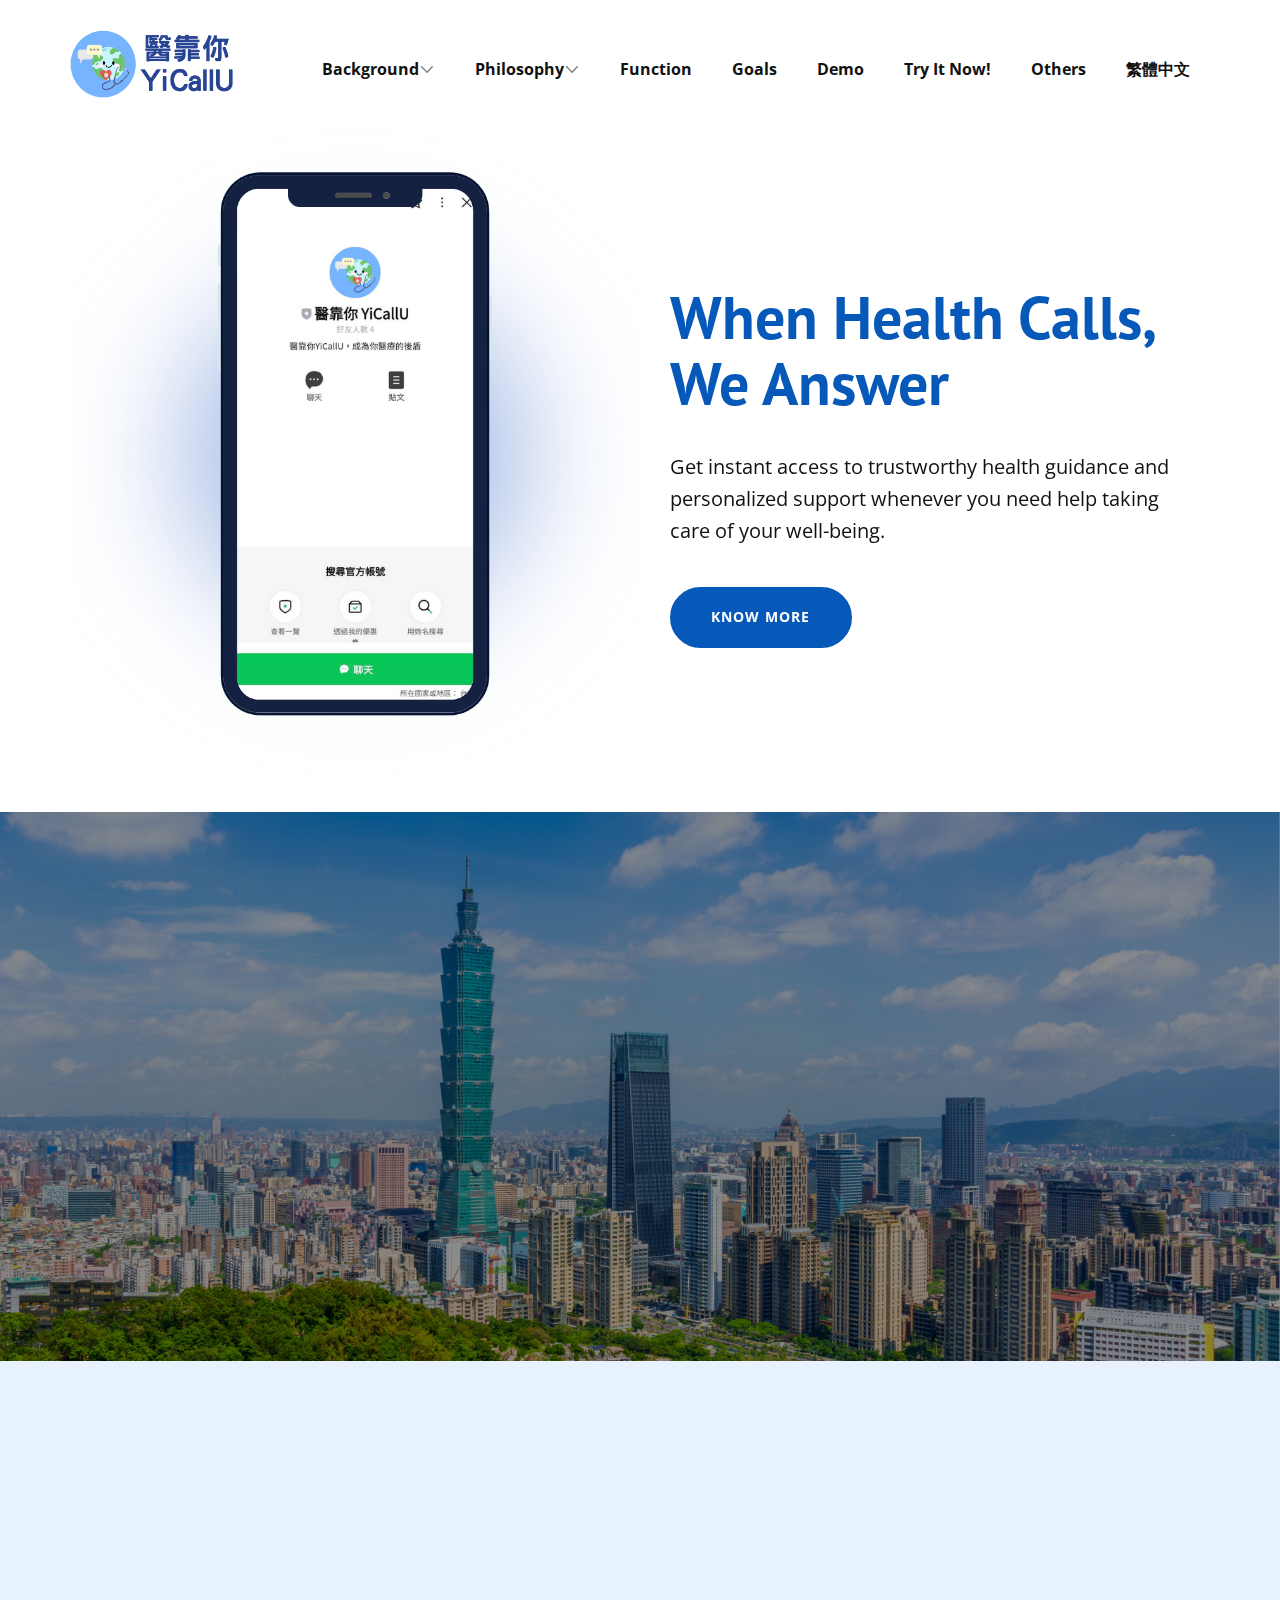
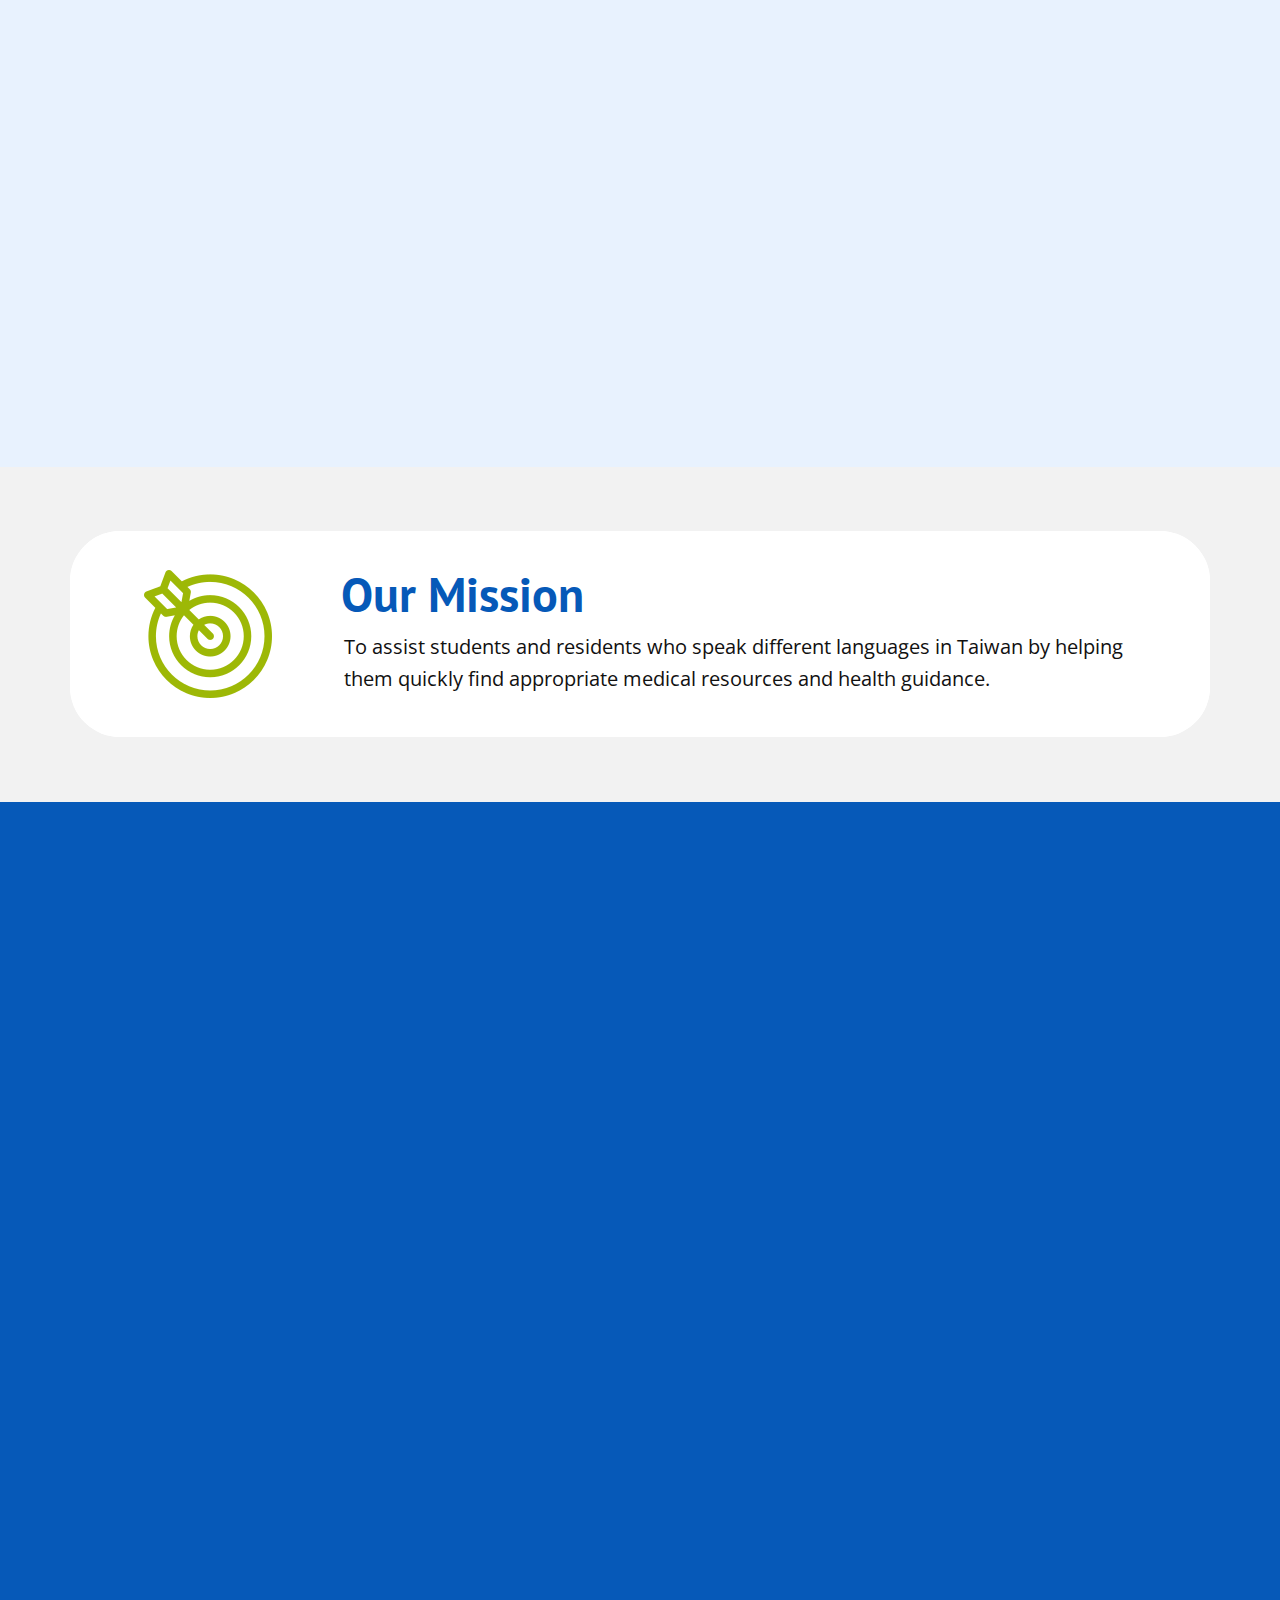
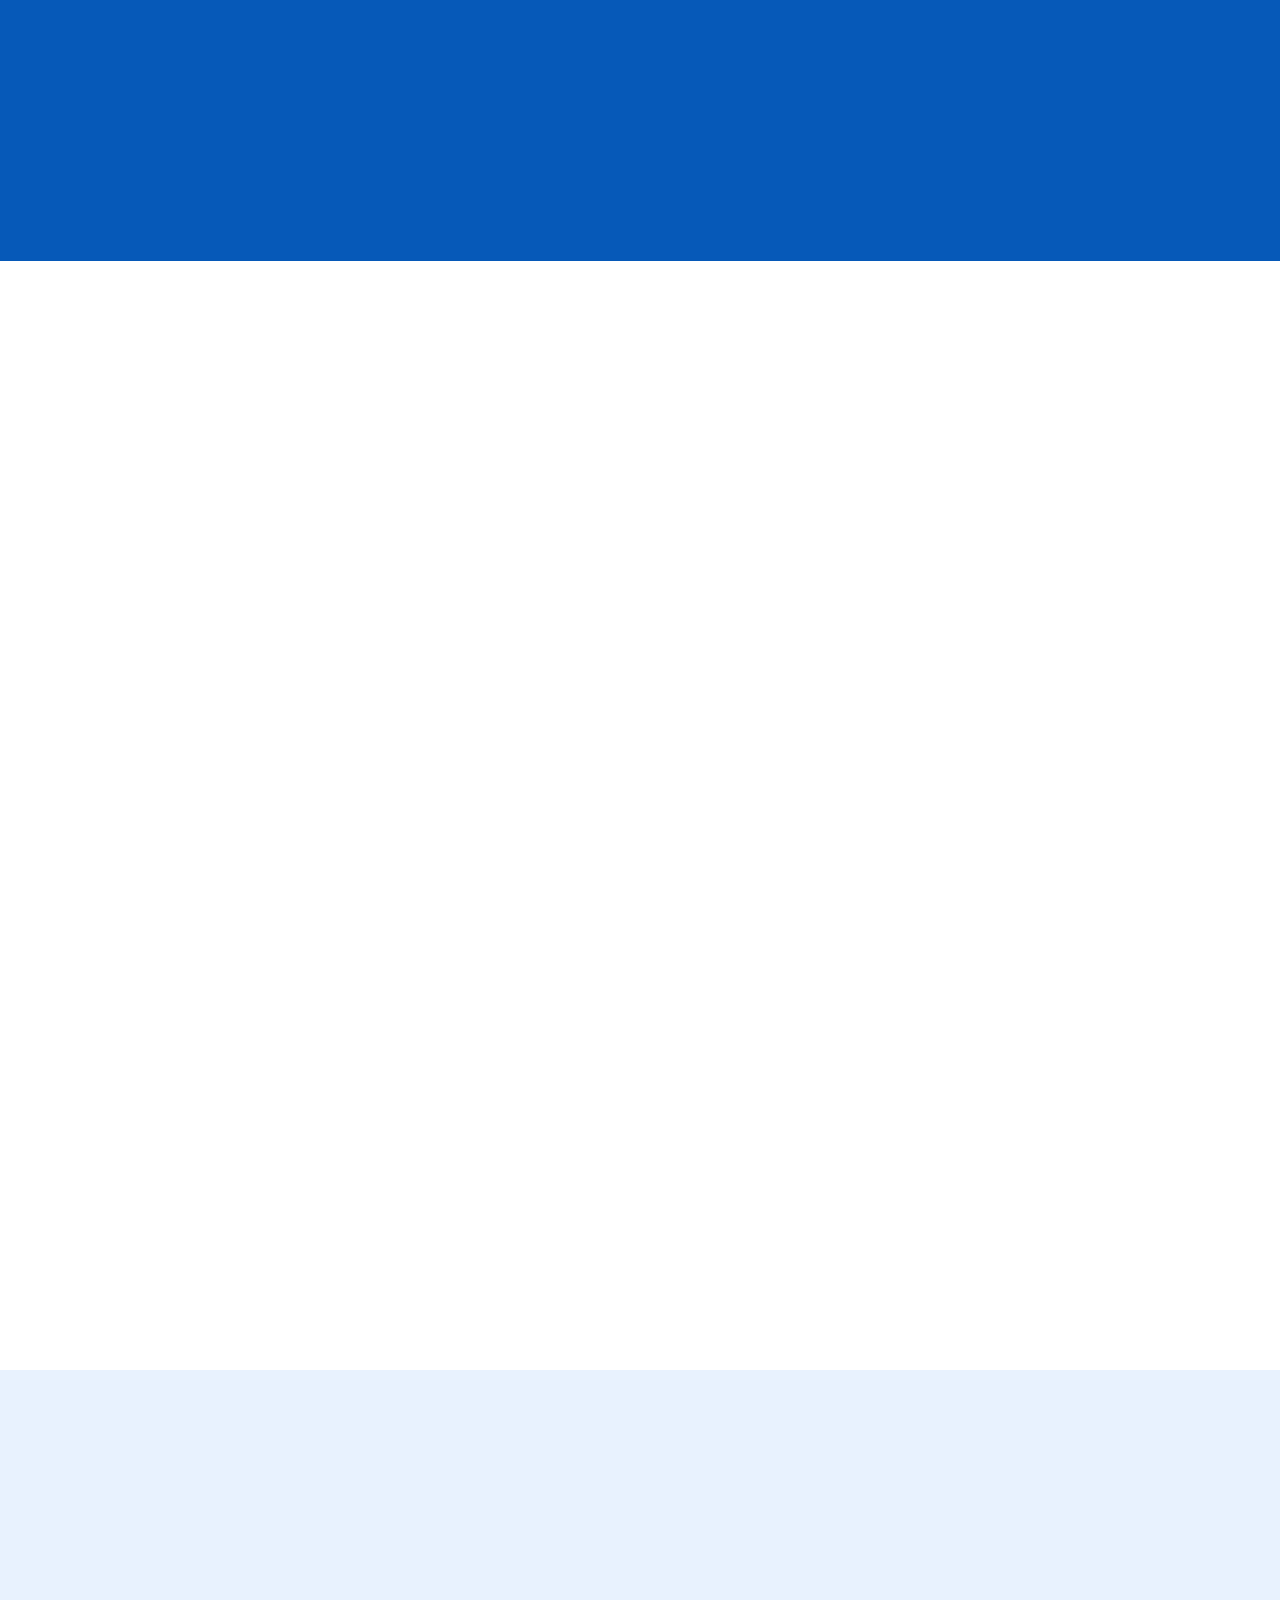
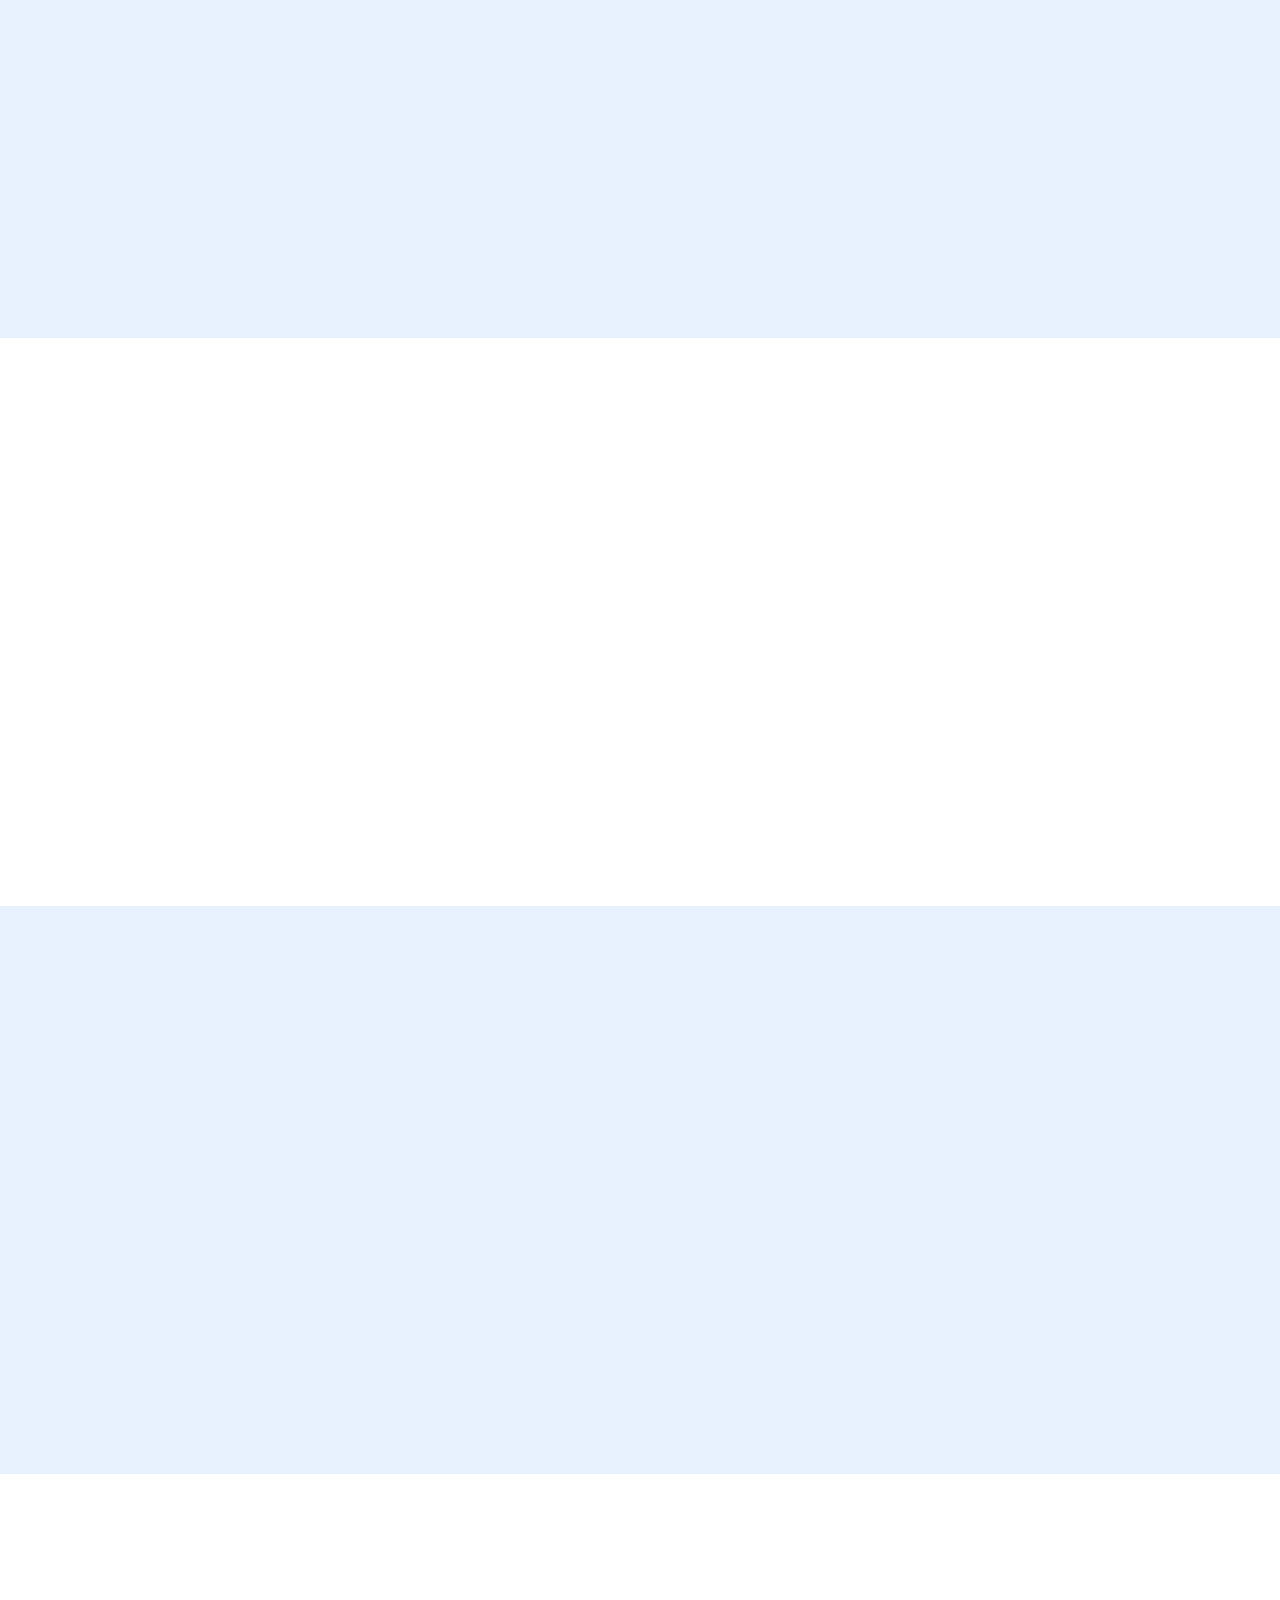
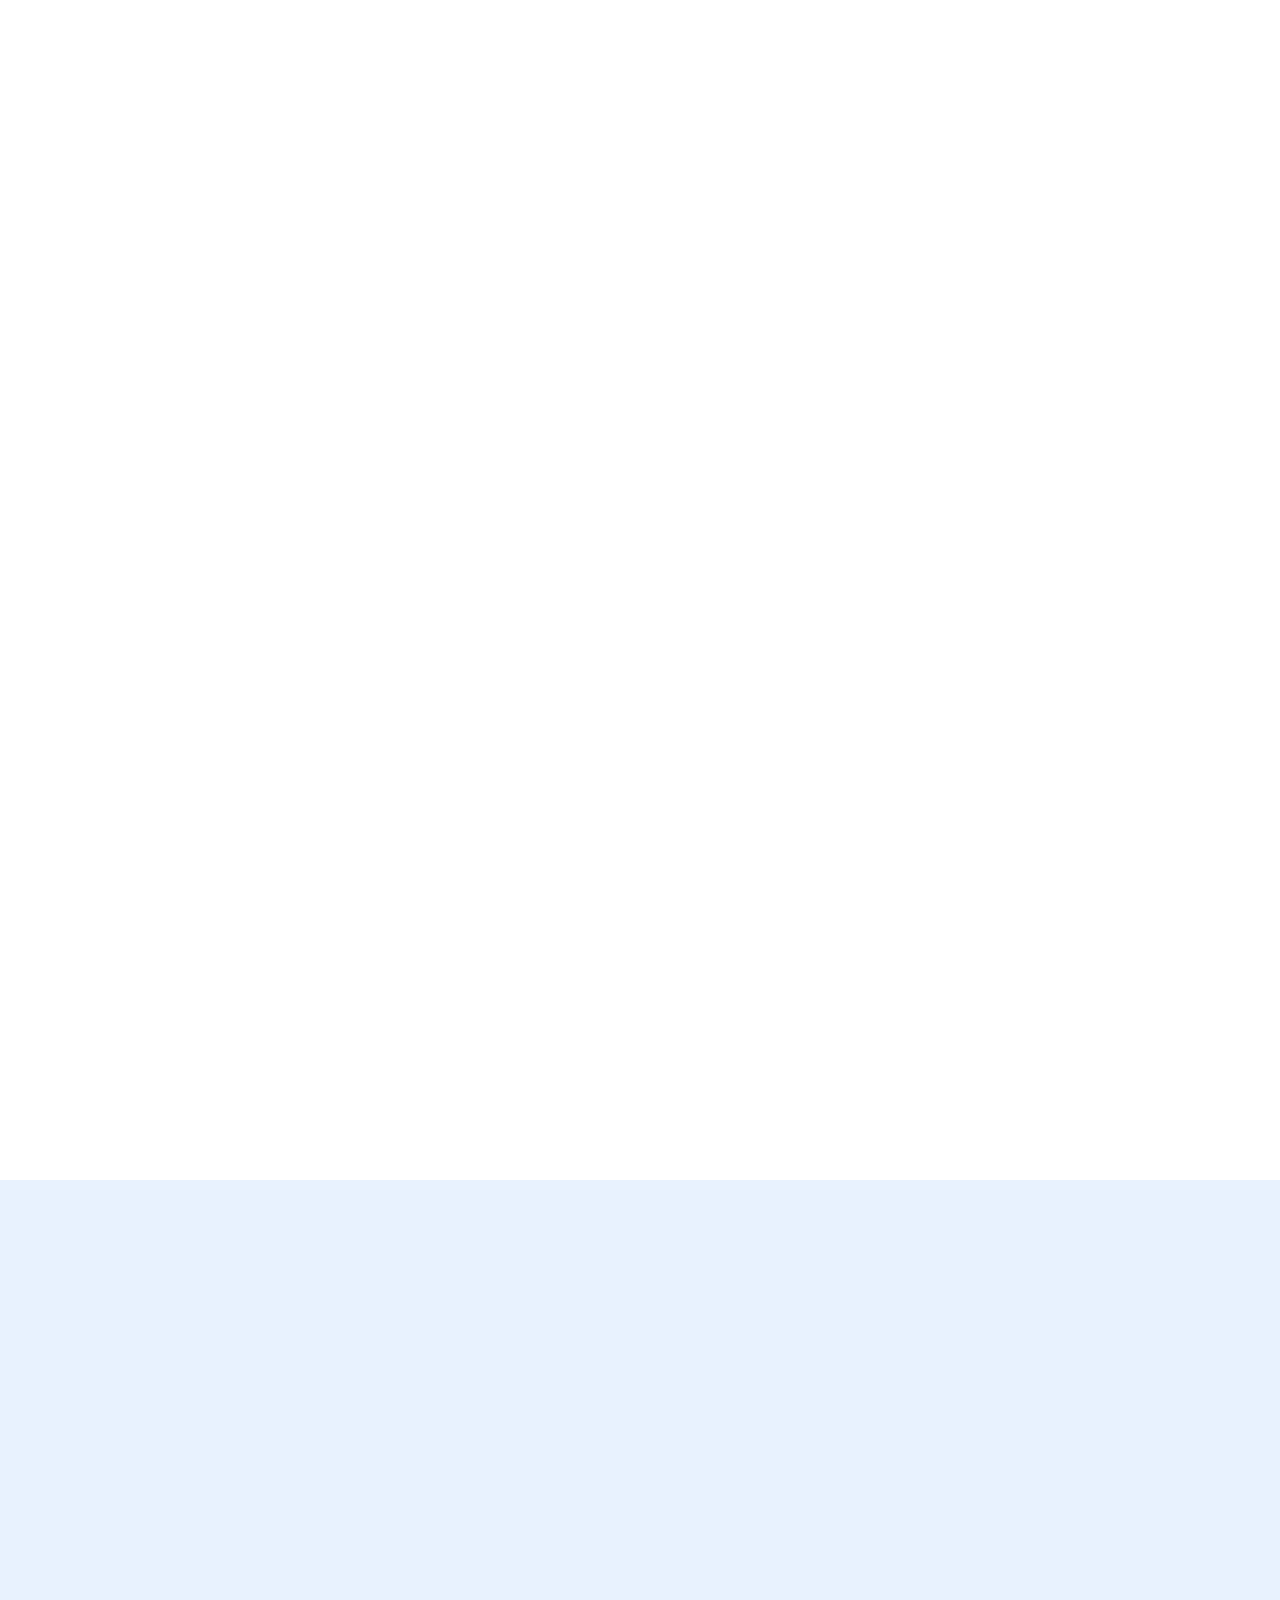
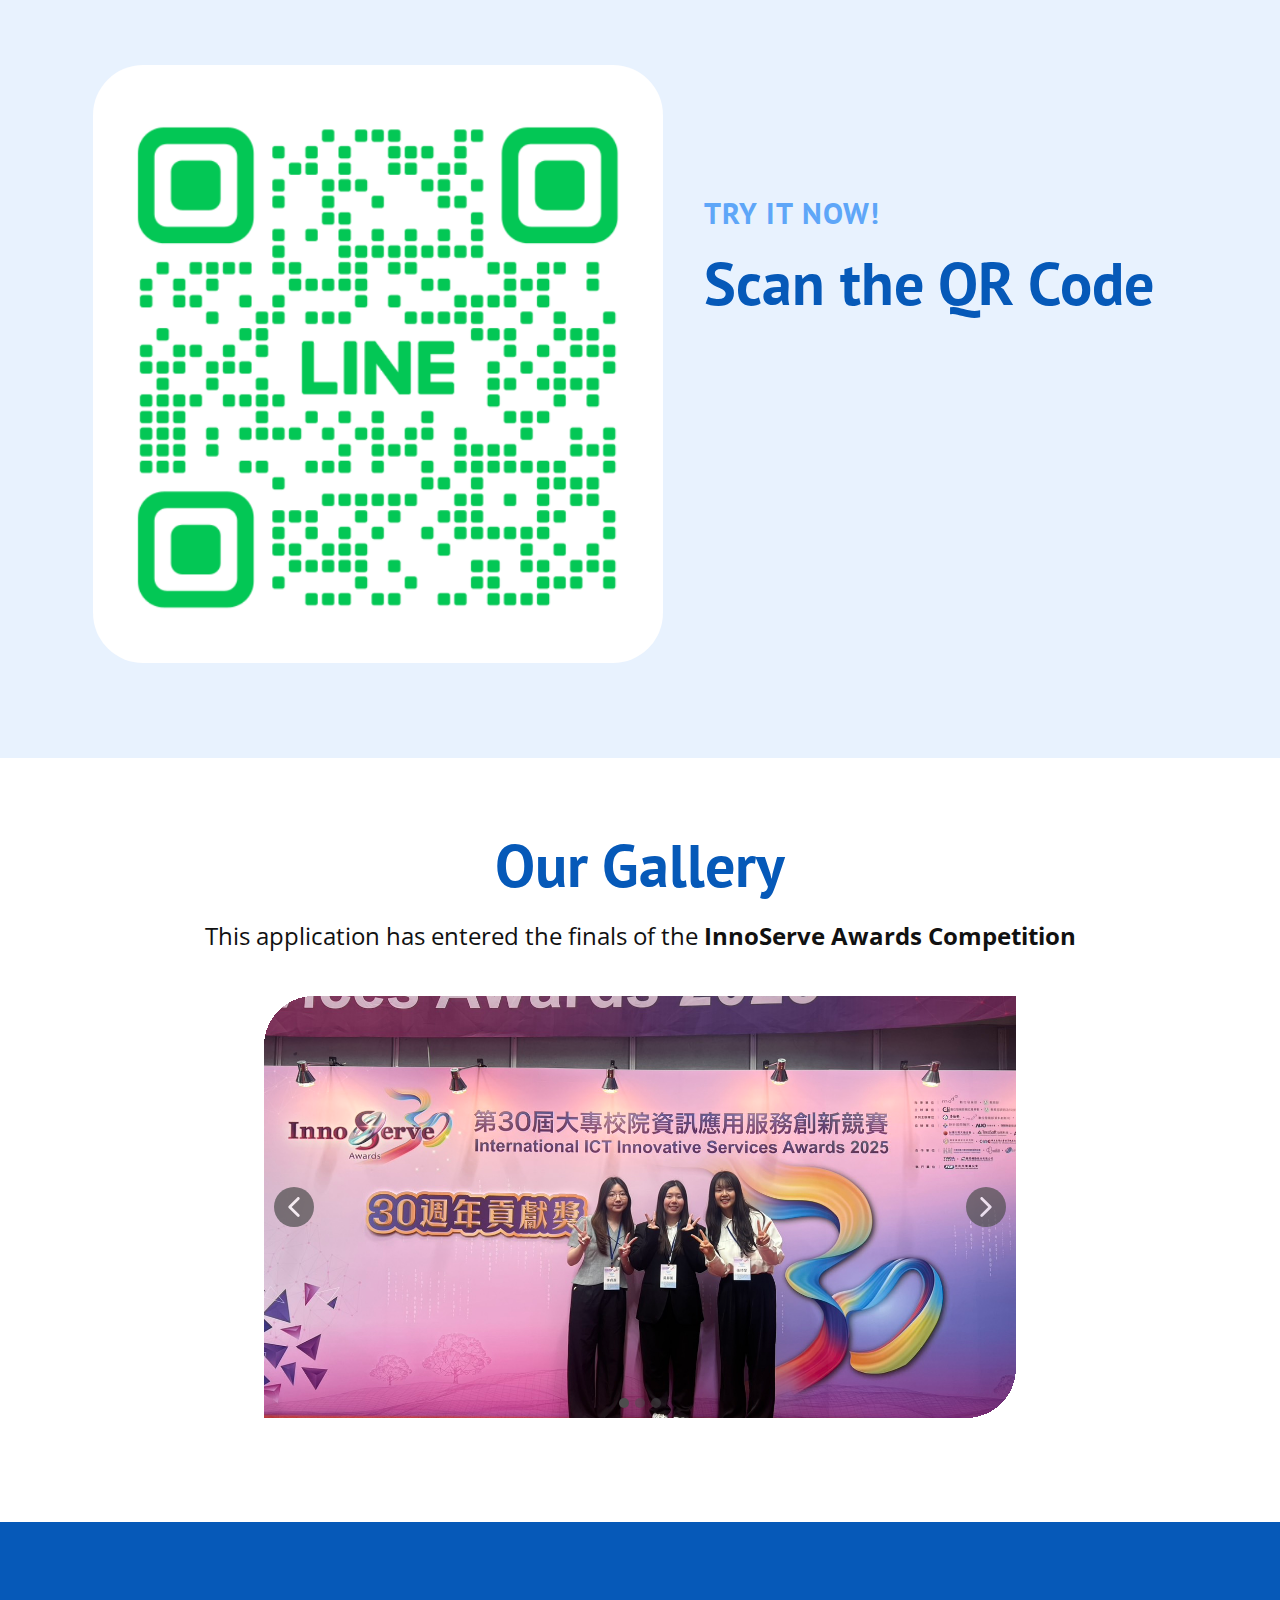
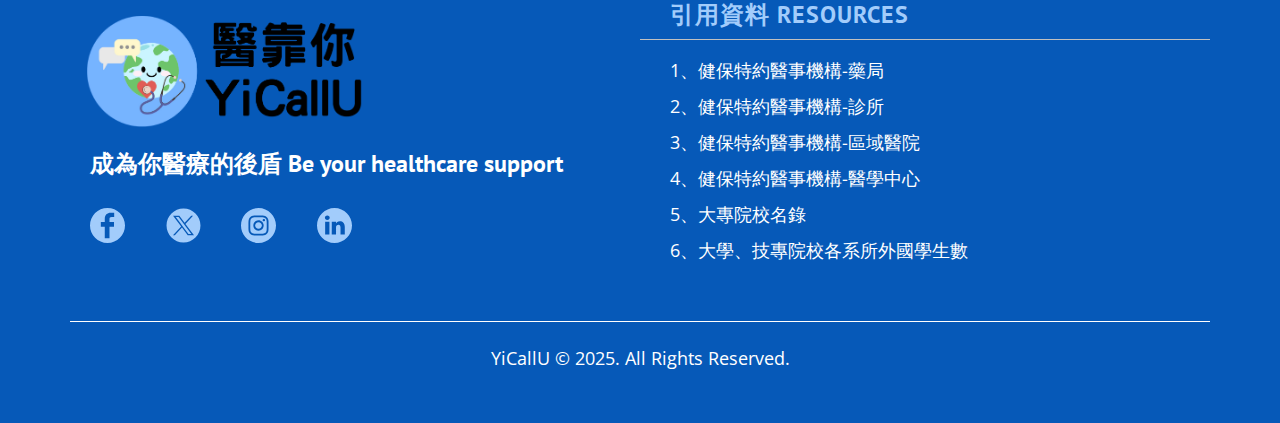
<file: index.html>
<!DOCTYPE html>
<html style="font-size: 16px;" lang="en"><head>
    <meta name="viewport" content="width=device-width, initial-scale=1.0">
    <meta charset="utf-8">
    <meta name="keywords" content="​Transform your
health embrace
life today!, ​Your Trusted HR Partner">
    <meta name="description" content="">
    <title>English</title>
    <link rel="stylesheet" href="nicepage.css" media="screen">
<link rel="stylesheet" href="index.css" media="screen">
    <script class="u-script" type="text/javascript" src="jquery.js" defer=""></script>
    <script class="u-script" type="text/javascript" src="nicepage.js" defer=""></script>
    <meta name="generator" content="Nicepage 8.0.9, nicepage.com">
    
    
    
    
    
    
    
    
    
    
    
    
    
    
    
    
    <link id="u-page-google-font" rel="stylesheet" href="https://fonts.googleapis.com/css2?display=swap&amp;family=PT+Sans:ital,wght@0,400;0,700;1,400;1,700&amp;family=Open+Sans:ital,wght@0,300;0,400;0,500;0,600;0,700;0,800;1,300;1,400;1,500;1,600;1,700;1,800">
    <script type="application/ld+json">{
		"@context": "http://schema.org",
		"@type": "Organization",
		"name": "",
		"url": "/",
		"logo": "images/Profile5.png",
		"sameAs": [
				"https://facebook.com/name",
				"https://twitter.com/name",
				"https://instagram.com/name"
		]
}</script>
    <meta name="theme-color" content="#0659b8">
    <link rel="canonical" href="/">
    <meta name="twitter:site" content="@">
    <meta name="twitter:card" content="summary_large_image">
    <meta name="twitter:title" content="English">
    <meta name="twitter:description" content="">
    <meta property="og:title" content="English">
    <meta property="og:type" content="website">
  <meta data-intl-tel-input-cdn-path="intlTelInput/"></head>
  <body data-home-page="https://website6594913.nicepage.io/English.html?version=e4da32f8-b6d8-4c3b-dd27-3bda268ea63c" data-home-page-title="English" data-path-to-root="./" data-include-products="true" class="u-body u-clearfix u-xl-mode" data-lang="en"><header class="u-block-1005--Infinity u-clearfix u-header u-header" id="header" data-animation-name="" data-animation-duration="0" data-animation-delay="0" data-animation-direction=""><div class="u-clearfix u-sheet u-valign-middle-lg u-valign-middle-md u-valign-middle-sm u-valign-middle-xs u-sheet-1">
        <a href="#" class="data-layout-selected u-image u-logo u-image-1" data-image-width="620" data-image-height="251">
          <img src="images/Profile5.png" class="u-logo-image u-logo-image-1">
        </a>
        <nav class="u-dropdown-icon u-menu u-menu-dropdown u-offcanvas u-menu-1" role="navigation">
          <div class="menu-collapse" style="font-size: 1rem; letter-spacing: 0px; font-weight: 700;">
            <a class="u-button-style u-custom-left-right-menu-spacing u-custom-padding-bottom u-custom-text-hover-color u-custom-top-bottom-menu-spacing u-hamburger-link u-nav-link u-text-active-palette-1-base u-text-hover-palette-2-base" href="#" tabindex="-1" aria-label="Open menu" aria-controls="261f">
              <svg class="u-svg-link" viewBox="0 0 24 24"><use xlink:href="#svg-7055"></use></svg>
              <svg class="u-svg-content" version="1.1" id="svg-7055" viewBox="0 0 16 16" x="0px" y="0px" xmlns:xlink="http://www.w3.org/1999/xlink" xmlns="http://www.w3.org/2000/svg"><g><rect y="1" width="16" height="2"></rect><rect y="7" width="16" height="2"></rect><rect y="13" width="16" height="2"></rect>
</g></svg>
            </a>
          </div>
          <div class="u-custom-menu u-nav-container">
            <ul role="menubar" class="u-nav u-unstyled u-nav-1"><li role="none" class="u-nav-item"><a tabindex="-1" role="menuitem" class="u-button-style u-nav-link u-text-active-palette-1-base u-text-hover-palette-1-base" href="./#sec-fdeb" data-page-id="6594914" aria-haspopup="true" style="padding: 10px 20px;">Background</a><div class="u-nav-popup"><ul role="menu" class="u-h-spacing-20 u-nav u-unstyled u-v-spacing-10" aria-label="Background menu"><li role="none" class="u-nav-item"><a tabindex="-1" role="menuitem" class="u-active-palette-1-base u-button-style u-grey-5 u-hover-palette-1-base u-nav-link" href="./#sec-fdeb" data-page-id="6594914">Our Motivation</a>
</li><li role="none" class="u-nav-item"><a tabindex="-1" role="menuitem" class="u-active-palette-1-base u-button-style u-grey-5 u-hover-palette-1-base u-nav-link" href="./#block-2" data-page-id="6594914">The Problem</a>
</li></ul>
</div>
</li><li role="none" class="u-nav-item"><a tabindex="-1" role="menuitem" class="u-button-style u-nav-link u-text-active-palette-1-base u-text-hover-palette-1-base" href="./#sec-e5f6" data-page-id="6594914" aria-haspopup="true" style="padding: 10px 20px;">Philosophy</a><div class="u-nav-popup"><ul role="menu" class="u-h-spacing-20 u-nav u-unstyled u-v-spacing-10" aria-label="Philosophy menu"><li role="none" class="u-nav-item"><a tabindex="-1" role="menuitem" class="u-active-palette-1-base u-button-style u-grey-5 u-hover-palette-1-base u-nav-link" href="./#sec-e5f6" data-page-id="6594914">Our Mission</a>
</li><li role="none" class="u-nav-item"><a tabindex="-1" role="menuitem" class="u-active-palette-1-base u-button-style u-grey-5 u-hover-palette-1-base u-nav-link" href="./#sec-bcb4" data-page-id="6594914">Introduction</a>
</li></ul>
</div>
</li><li role="none" class="u-nav-item"><a tabindex="-1" role="menuitem" class="u-button-style u-nav-link u-text-active-palette-1-base u-text-hover-palette-1-base" href="./#block-4" data-page-id="6594914" style="padding: 10px 20px;">Function</a>
</li><li role="none" class="u-nav-item"><a tabindex="-1" role="menuitem" class="u-button-style u-nav-link u-text-active-palette-1-base u-text-hover-palette-1-base" href="./#sec-d6ec" data-page-id="6594914" style="padding: 10px 20px;">Goals</a>
</li><li role="none" class="u-nav-item"><a tabindex="-1" role="menuitem" class="u-button-style u-nav-link u-text-active-palette-1-base u-text-hover-palette-1-base" href="./#sec-f17a" data-page-id="6594914" style="padding: 10px 20px;">Demo</a>
</li><li role="none" class="u-nav-item"><a tabindex="-1" role="menuitem" class="u-button-style u-nav-link u-text-active-palette-1-base u-text-hover-palette-1-base" href="./#sec-6a72" data-page-id="6594914" style="padding: 10px 20px;">Try It Now!</a>
</li><li role="none" class="u-nav-item"><a tabindex="-1" role="menuitem" class="u-button-style u-nav-link u-text-active-palette-1-base u-text-hover-palette-1-base" href="./#block-5" data-page-id="6594914" style="padding: 10px 20px;">Others</a>
</li><li role="none" class="u-nav-item"><a role="menuitem" class="u-button-style u-nav-link u-text-active-palette-1-base u-text-hover-palette-1-base" href="Chinese.html" style="padding: 10px 20px;">繁體中文</a>
</li></ul>
          </div>
          <div class="u-custom-menu u-nav-container-collapse" id="261f" role="region" aria-label="Menu panel">
            <div class="u-black u-container-style u-inner-container-layout u-opacity u-opacity-95 u-sidenav">
              <div class="u-inner-container-layout u-sidenav-overflow">
                <div class="u-menu-close" tabindex="-1" aria-label="Close menu"></div>
                <ul class="u-align-center u-nav u-popupmenu-items u-unstyled u-nav-4" role="menubar"><li role="none" class="u-nav-item"><a tabindex="-1" role="menuitem" class="u-button-style u-nav-link" href="./#sec-fdeb" data-page-id="6594914" aria-haspopup="true">Background</a><div class="u-nav-popup"><ul role="menu" class="u-h-spacing-20 u-nav u-unstyled u-v-spacing-10" aria-label="Background menu"><li role="none" class="u-nav-item"><a tabindex="-1" role="menuitem" class="u-button-style u-nav-link" href="./#sec-fdeb" data-page-id="6594914">Our Motivation</a>
</li><li role="none" class="u-nav-item"><a tabindex="-1" role="menuitem" class="u-button-style u-nav-link" href="./#block-2" data-page-id="6594914">The Problem</a>
</li></ul>
</div>
</li><li role="none" class="u-nav-item"><a tabindex="-1" role="menuitem" class="u-button-style u-nav-link" href="./#sec-e5f6" data-page-id="6594914" aria-haspopup="true">Philosophy</a><div class="u-nav-popup"><ul role="menu" class="u-h-spacing-20 u-nav u-unstyled u-v-spacing-10" aria-label="Philosophy menu"><li role="none" class="u-nav-item"><a tabindex="-1" role="menuitem" class="u-button-style u-nav-link" href="./#sec-e5f6" data-page-id="6594914">Our Mission</a>
</li><li role="none" class="u-nav-item"><a tabindex="-1" role="menuitem" class="u-button-style u-nav-link" href="./#sec-bcb4" data-page-id="6594914">Introduction</a>
</li></ul>
</div>
</li><li role="none" class="u-nav-item"><a tabindex="-1" role="menuitem" class="u-button-style u-nav-link" href="./#block-4" data-page-id="6594914">Function</a>
</li><li role="none" class="u-nav-item"><a tabindex="-1" role="menuitem" class="u-button-style u-nav-link" href="./#sec-d6ec" data-page-id="6594914">Goals</a>
</li><li role="none" class="u-nav-item"><a tabindex="-1" role="menuitem" class="u-button-style u-nav-link" href="./#sec-f17a" data-page-id="6594914">Demo</a>
</li><li role="none" class="u-nav-item"><a tabindex="-1" role="menuitem" class="u-button-style u-nav-link" href="./#sec-6a72" data-page-id="6594914">Try It Now!</a>
</li><li role="none" class="u-nav-item"><a tabindex="-1" role="menuitem" class="u-button-style u-nav-link" href="./#block-5" data-page-id="6594914">Others</a>
</li><li role="none" class="u-nav-item"><a role="menuitem" class="u-button-style u-nav-link" href="Chinese.html">繁體中文</a>
</li></ul>
              </div>
            </div>
            <div class="u-black u-menu-overlay u-opacity u-opacity-70"></div>
          </div>
        </nav>
      </div></header>
    <section class="u-clearfix u-valign-bottom-lg u-valign-bottom-md u-valign-bottom-sm u-valign-bottom-xs u-white u-section-1" id="block-1">
      <div class="u-clearfix u-sheet u-valign-middle u-sheet-1">
        <div class="data-layout-selected u-clearfix u-expanded-width u-layout-wrap u-layout-wrap-1">
          <div class="u-layout">
            <div class="u-layout-row">
              <div class="u-container-align-center-md u-container-align-center-sm u-container-style u-layout-cell u-size-29-lg u-size-30-xl u-size-60-md u-size-60-sm u-size-60-xs u-layout-cell-1">
                <div class="u-container-layout u-valign-bottom-sm u-valign-top-xl u-container-layout-1">
                  <img class="u-expanded-width u-image u-image-1" src="images/1200x1600px.png" data-image-width="1030" data-image-height="1030">
                </div>
              </div>
              <div class="u-container-align-left-lg u-container-align-left-md u-container-align-left-xl u-container-style u-layout-cell u-size-30-xl u-size-31-lg u-size-60-md u-size-60-sm u-size-60-xs u-layout-cell-2" data-animation-name="customAnimationIn" data-animation-duration="1500" data-animation-delay="500">
                <div class="u-container-layout u-valign-middle-md u-valign-middle-sm u-container-layout-2">
                  <h2 class="u-align-left u-text u-text-1">When Health Calls, We Answer</h2>
                  <p class="u-align-left u-large-text u-text u-text-variant u-text-2"> Get instant access to trustworthy health guidance and personalized support whenever you need help taking care of your well-being.</p>
                  <a href="files/Poster.pdf" class="u-active-white u-align-left u-border-2 u-border-active-palette-2-base u-border-hover-palette-2-base u-border-palette-1-base u-btn u-btn-round u-button-style u-file-link u-hover-white u-palette-1-base u-radius u-btn-1" target="_blank">Know More</a>
                </div>
              </div>
            </div>
          </div>
        </div>
      </div>
    </section>
    <section class="u-clearfix u-image u-shading u-section-2" id="sec-fdeb" data-image-width="1920" data-image-height="1080">
      <div class="u-clearfix u-sheet u-sheet-1">
        <h2 class="u-align-left u-text u-text-color-var u-text-1" data-animation-name="customAnimationIn" data-animation-duration="700" data-animation-delay="0"> Our Motivation</h2>
        <p class="u-align-left u-large-text u-text u-text-variant u-text-2" data-animation-name="customAnimationIn" data-animation-duration="700" data-animation-delay="0">Taiwan currently hosts large numbers of international residents and visitors, including approximately&nbsp;<span style="font-weight: 700; font-size: 1.875rem;">120,000</span> international students and around <span style="font-weight: 700; font-size: 1.875rem;">940,000</span> long-term foreign residents. Additionally nearly&nbsp;<span style="font-weight: 700; font-size: 1.875rem;">7.85 million</span> tourists visit annually, forming three major foreign user groups: students, workers, and travelers.
        </p>
      </div>
    </section>
    <section class="u-clearfix u-palette-1-light-3 u-section-3" id="block-2">
      <div class="u-clearfix u-sheet u-valign-middle-lg u-valign-middle-md u-valign-middle-sm u-valign-middle-xs u-sheet-1">
        <h2 class="u-align-center u-text u-text-1" data-animation-name="customAnimationIn" data-animation-duration="700" data-animation-delay="0">The Problem of User Experience</h2>
        <div class="u-expanded-width u-list u-list-1">
          <div class="u-repeater u-repeater-1">
            <div class="u-container-align-center-sm u-container-align-center-xs u-container-style u-list-item u-radius u-repeater-item u-shape-round u-white u-list-item-1" data-animation-name="flipIn" data-animation-duration="1500" data-animation-direction="X" data-animation-delay="500">
              <div class="u-container-layout u-similar-container u-valign-top-lg u-valign-top-md u-valign-top-sm u-valign-top-xs u-container-layout-1">
                <img class="u-image u-image-contain u-image-default u-opacity u-opacity-80 u-preserve-proportions u-image-1" src="images/shape-5.png" alt="" data-image-width="300" data-image-height="300"><span class="u-align-center-sm u-align-center-xs u-align-left-lg u-align-left-md u-align-left-xl u-file-icon u-icon u-text-palette-1-base u-icon-1"><img src="images/3269817-597053b7.png" alt=""></span>
                <h5 class="u-align-center-sm u-align-center-xs u-align-left-lg u-align-left-md u-align-left-xl u-text u-text-2"><b>Language and Communication Barriers</b>
                </h5>
                <p class="u-align-center-sm u-align-center-xs u-align-left-lg u-align-left-md u-align-left-xl u-text u-text-3"> Foreigners often struggle to describe symptoms or understand medical instructions due to limited Chinese proficiency and cultural differences.</p>
              </div>
            </div>
            <div class="u-container-align-center-sm u-container-align-center-xs u-container-style u-list-item u-radius u-repeater-item u-shape-round u-white u-list-item-2" data-animation-name="flipIn" data-animation-duration="1500" data-animation-direction="X" data-animation-delay="500">
              <div class="u-container-layout u-similar-container u-valign-top-lg u-valign-top-md u-valign-top-sm u-valign-top-xs u-container-layout-2">
                <img class="u-image u-image-contain u-image-default u-opacity u-opacity-80 u-preserve-proportions u-image-2" src="images/shape-3.png" alt="" data-image-width="300" data-image-height="300"><span class="u-align-center-sm u-align-center-xs u-align-left-lg u-align-left-md u-align-left-xl u-file-icon u-icon u-text-palette-1-base u-icon-2"><img src="images/3063138-b0c99404.png" alt=""></span>
                <h5 class="u-align-center-sm u-align-center-xs u-align-left-lg u-align-left-md u-align-left-xl u-text u-text-4"><b>Lack of Transparency in Medical Information</b>
                </h5>
                <p class="u-align-center-sm u-align-center-xs u-align-left-lg u-align-left-md u-align-left-xl u-text u-text-5"> Newcomers unfamiliar with departments, insurance, &amp; medical procedures may face delays due to unclear healthcare information.</p>
              </div>
            </div>
            <div class="u-container-align-center-sm u-container-align-center-xs u-container-style u-list-item u-radius u-repeater-item u-shape-round u-white u-list-item-3" data-animation-name="flipIn" data-animation-duration="1500" data-animation-direction="X" data-animation-delay="500">
              <div class="u-container-layout u-similar-container u-valign-top-lg u-valign-top-md u-valign-top-sm u-valign-top-xs u-container-layout-3">
                <img class="u-image u-image-contain u-image-default u-opacity u-opacity-80 u-preserve-proportions u-image-3" src="images/shape-2.png" alt="" data-image-width="300" data-image-height="300"><span class="u-align-center-sm u-align-center-xs u-align-left-lg u-align-left-md u-align-left-xl u-file-icon u-icon u-text-palette-1-base u-icon-3"><img src="images/3511696-e944bb47.png" alt=""></span>
                <h5 class="u-align-center-sm u-align-center-xs u-align-left-lg u-align-left-md u-align-left-xl u-text u-text-6"><b>Low Efficiency in Information Search</b>
                </h5>
                <p class="u-align-center-sm u-align-center-xs u-align-left-lg u-align-left-md u-align-left-xl u-text u-text-7"> Scattered information &amp; language barriers make it hard for foreigners to quickly find accurate &amp; nearby medical resources.</p>
              </div>
            </div>
            <div class="u-container-align-center-sm u-container-align-center-xs u-container-style u-list-item u-radius u-repeater-item u-shape-round u-white u-list-item-4" data-animation-name="flipIn" data-animation-duration="1500" data-animation-delay="500" data-animation-direction="X">
              <div class="u-container-layout u-similar-container u-valign-top-lg u-valign-top-md u-valign-top-sm u-valign-top-xs u-container-layout-4">
                <img class="u-image u-image-contain u-image-default u-opacity u-opacity-80 u-preserve-proportions u-image-4" src="images/shape-6.png" alt="" data-image-width="300" data-image-height="300"><span class="u-align-center-sm u-align-center-xs u-align-left-lg u-align-left-md u-align-left-xl u-file-icon u-icon u-text-palette-1-base u-icon-4"><img src="images/2180314-202ba553.png" alt=""></span>
                <h5 class="u-align-center-sm u-align-center-xs u-align-left-lg u-align-left-md u-align-left-xl u-text u-text-8"><b>Insufficient Local Healthcare Guidance</b>
                </h5>
                <p class="u-align-center-sm u-align-center-xs u-align-left-lg u-align-left-md u-align-left-xl u-text u-text-9">Foreigners often lack knowledge of registration methods, required documents, &amp; insurance rules, causing confusion during medical visits.</p>
              </div>
            </div>
          </div>
        </div>
      </div>
    </section>
    <section class="u-clearfix u-color-var u-container-align-center u-section-4" id="sec-e5f6">
      <div class="u-clearfix u-sheet u-valign-middle-lg u-valign-middle-md u-valign-middle-sm u-valign-middle-xs u-sheet-1">
        <div class="data-layout-selected u-clearfix u-expanded-width u-layout-wrap u-radius u-white u-layout-wrap-1">
          <div class="u-layout">
            <div class="u-layout-row">
              <div class="u-align-left u-container-align-left u-container-style u-layout-cell u-radius u-shape-round u-size-60 u-white u-layout-cell-1">
                <div class="u-container-layout u-valign-middle-lg u-valign-middle-sm u-container-layout-1"><span class="u-file-icon u-icon u-icon-rectangle u-text-palette-2-base u-icon-1"><img src="images/3720937-88065e9e.png" alt=""></span>
                  <h2 class="u-text u-text-1">Our Mission</h2>
                  <h6 class="u-text u-text-body-color u-text-2"> To assist students and residents who speak different languages in Taiwan by helping them quickly find appropriate medical resources and health guidance.</h6>
                </div>
              </div>
            </div>
          </div>
        </div>
      </div>
    </section>
    <section class="u-clearfix u-palette-1-base u-section-5" id="sec-bcb4">
      <div class="u-clearfix u-sheet u-valign-middle-lg u-valign-middle-md u-valign-middle-sm u-valign-middle-xs u-sheet-1">
        <div class="custom-expanded data-layout-selected u-align-left u-clearfix u-gutter-40 u-layout-wrap u-layout-wrap-1">
          <div class="u-layout">
            <div class="u-layout-row">
              <div class="u-size-29-sm u-size-29-xs u-size-30-lg u-size-30-xl u-size-60-md">
                <div class="u-layout-col">
                  <div class="u-size-60">
                    <div class="u-layout-row">
                      <div class="u-align-left u-container-align-left u-container-style u-layout-cell u-size-60 u-layout-cell-1" data-animation-name="customAnimationIn" data-animation-duration="1000" data-animation-delay="0">
                        <div class="u-container-layout u-valign-top-lg u-valign-top-md u-valign-top-sm u-valign-top-xs u-container-layout-1">
                          <h2 class="u-text u-text-1">Introduction</h2>
                          <p class="u-text u-text-2"> The main logo centers on the Earth, representing the shared home we all live on, symbolizing global inclusivity and multilingual support. The curve of a stethoscope wraps around the central element, forming a protective posture that conveys safety and trust. Additionally, the design incorporates a speech bubble, intuitively representing the AI consultation feature and real-time interactive capabilities.</p>
                        </div>
                      </div>
                    </div>
                  </div>
                </div>
              </div>
              <div class="u-size-30-lg u-size-30-xl u-size-31-sm u-size-31-xs u-size-60-md">
                <div class="u-layout-col">
                  <div class="u-container-style u-layout-cell u-size-60 u-layout-cell-2" data-animation-name="customAnimationIn" data-animation-duration="1000" data-animation-delay="500">
                    <div class="u-container-layout u-valign-bottom-lg u-valign-bottom-md u-valign-bottom-sm u-valign-bottom-xs u-valign-middle-xl u-container-layout-2">
                      <img class="custom-expanded u-image u-image-round u-radius u-image-1" src="images/Untitleddesign91.png" data-image-width="640" data-image-height="640">
                    </div>
                  </div>
                </div>
              </div>
            </div>
          </div>
        </div>
      </div>
    </section>
    <section class="u-clearfix u-valign-top-lg u-valign-top-md u-section-6" id="block-3">
      
      
      
      
      <div class="custom-expanded u-container-align-center u-container-style u-expanded-width-lg u-expanded-width-xl u-group u-palette-1-base u-group-1">
        <div class="u-container-layout u-valign-top u-container-layout-1">
          <h2 class="u-align-center u-text u-text-body-alt-color u-text-default u-text-1" data-animation-name="fadeIn" data-animation-duration="1000" data-animation-delay="0"> We provide&nbsp;services for you</h2>
        </div>
      </div>
      
      
      
      
      
      
      <div class="u-expanded-width u-list u-list-1">
        <div class="u-repeater u-repeater-1">
          <div class="u-container-align-left-lg u-container-align-left-md u-container-align-left-xl u-container-style u-list-item u-repeater-item u-list-item-1" data-animation-name="customAnimationIn" data-animation-duration="1000" data-animation-delay="500">
            <div class="u-container-layout u-similar-container u-valign-bottom-lg u-valign-top-md u-valign-top-sm u-valign-top-xl u-valign-top-xs u-container-layout-2">
              <img class="u-expanded-width u-hover-feature u-image u-image-round u-radius u-image-1" src="images/1200x1600px1.png" alt="" data-image-width="1030" data-image-height="1030">
            </div>
          </div>
          <div class="u-container-align-left-lg u-container-align-left-md u-container-align-left-xl u-container-style u-list-item u-repeater-item u-list-item-2" data-animation-name="customAnimationIn" data-animation-duration="1000" data-animation-delay="500">
            <div class="u-container-layout u-similar-container u-valign-bottom-lg u-valign-top-md u-valign-top-sm u-valign-top-xl u-valign-top-xs u-container-layout-3">
              <img class="u-expanded-width u-hover-feature u-image u-image-round u-radius u-image-2" src="images/6.png" alt="" data-image-width="1030" data-image-height="1030">
            </div>
          </div>
          <div class="u-container-align-left-lg u-container-align-left-md u-container-align-left-xl u-container-style u-list-item u-repeater-item u-list-item-3" data-animation-name="customAnimationIn" data-animation-duration="1000" data-animation-delay="500">
            <div class="u-container-layout u-similar-container u-valign-bottom-lg u-valign-top-md u-valign-top-sm u-valign-top-xl u-valign-top-xs u-container-layout-4">
              <img class="u-expanded-width u-hover-feature u-image u-image-round u-radius u-image-3" src="images/7.png" alt="" data-image-width="1030" data-image-height="1030">
            </div>
          </div>
          <div class="u-container-align-left-lg u-container-align-left-md u-container-align-left-xl u-container-style u-list-item u-repeater-item u-list-item-4" data-animation-name="customAnimationIn" data-animation-duration="1000" data-animation-delay="500">
            <div class="u-container-layout u-similar-container u-valign-bottom-lg u-valign-top-md u-valign-top-sm u-valign-top-xl u-valign-top-xs u-container-layout-5">
              <img class="u-expanded-width u-hover-feature u-image u-image-round u-radius u-image-4" src="images/8.png" alt="" data-image-width="1030" data-image-height="1030">
            </div>
          </div>
        </div>
      </div>
      
      
      
      
      
      
      
    </section>
    <section class="u-clearfix u-section-7" id="block-4">
      <div class="u-clearfix u-sheet u-valign-middle-lg u-valign-middle-md u-valign-middle-sm u-valign-middle-xs u-sheet-1">
        <div class="custom-expanded data-layout-selected u-clearfix u-layout-wrap u-layout-wrap-1">
          <div class="u-layout">
            <div class="u-layout-row">
              <div class="u-container-align-left u-container-style u-layout-cell u-shape-rectangle u-size-27-lg u-size-27-xl u-size-60-md u-size-60-sm u-size-60-xs u-layout-cell-1" data-animation-name="customAnimationIn" data-animation-duration="1000" data-animation-delay="200">
                <div class="u-border-1 u-border-no-bottom u-border-no-left u-border-no-top u-border-palette-1-light-2 u-container-layout u-valign-middle-lg u-valign-middle-md u-valign-middle-sm u-valign-middle-xs u-container-layout-1">
                  <h6 class="u-align-left u-text u-text-default u-text-1">Function 1</h6>
                  <h2 class="u-align-left u-text u-text-default u-text-2"><b>Language</b>
                  </h2>
                  <p class="u-align-left u-text u-text-default u-text-3"> The platform supports six languages; allowing users to freely switch and communicate with ease. It reduces language barriers and boosts confidence during medical consultations, with plans to expand language options for more inclusive healthcare access.</p>
                </div>
              </div>
              <div class="u-container-align-center-xs u-container-align-left-lg u-container-align-left-md u-container-align-left-sm u-container-align-left-xl u-container-style u-layout-cell u-size-33-lg u-size-33-xl u-size-60-md u-size-60-sm u-size-60-xs u-layout-cell-2">
                <div class="u-container-layout u-valign-middle u-container-layout-2">
                  <div class="u-expanded-width u-list u-list-1">
                    <div class="u-repeater u-repeater-1">
                      <div class="u-container-align-center u-container-style u-image-round u-list-item u-radius u-repeater-item u-shading u-list-item-1" data-image-width="1000" data-image-height="665" data-animation-name="customAnimationIn" data-animation-duration="1500" data-animation-delay="500">
                        <div class="u-container-layout u-similar-container u-valign-middle u-container-layout-3">
                          <h4 class="u-align-center u-text u-text-default u-text-4"> Chinese</h4>
                        </div>
                      </div>
                      <div class="u-container-align-center u-container-style u-image-round u-list-item u-radius u-repeater-item u-shading u-list-item-2" data-image-width="1000" data-image-height="665" data-animation-name="customAnimationIn" data-animation-duration="1500" data-animation-delay="500">
                        <div class="u-container-layout u-similar-container u-valign-middle u-container-layout-4">
                          <h4 class="u-align-center u-text u-text-default u-text-5"> English</h4>
                        </div>
                      </div>
                      <div class="u-container-align-center u-container-style u-image-round u-list-item u-radius u-repeater-item u-shading u-list-item-3" data-animation-name="customAnimationIn" data-animation-duration="1500" data-animation-delay="500">
                        <div class="u-container-layout u-similar-container u-valign-middle u-container-layout-5">
                          <h4 class="u-align-center u-text u-text-default u-text-6"> Japanese</h4>
                        </div>
                      </div>
                      <div class="u-container-align-center u-container-style u-image-round u-list-item u-radius u-repeater-item u-shading u-list-item-4" data-image-width="1000" data-image-height="665" data-animation-name="customAnimationIn" data-animation-duration="1500" data-animation-delay="500">
                        <div class="u-container-layout u-similar-container u-valign-middle u-container-layout-6">
                          <h4 class="u-align-center u-text u-text-default u-text-7"> Thai</h4>
                        </div>
                      </div>
                      <div class="u-container-align-center u-container-style u-image-round u-list-item u-radius u-repeater-item u-shading u-list-item-5" data-image-width="1000" data-image-height="665" data-animation-name="customAnimationIn" data-animation-duration="1500" data-animation-delay="500">
                        <div class="u-container-layout u-similar-container u-valign-middle u-container-layout-7">
                          <h4 class="u-align-center u-text u-text-default u-text-8">Indonesian</h4>
                        </div>
                      </div>
                      <div class="u-container-align-center u-container-style u-image-round u-list-item u-radius u-repeater-item u-shading u-list-item-6" data-animation-name="customAnimationIn" data-animation-duration="1500" data-animation-delay="500">
                        <div class="u-container-layout u-similar-container u-valign-middle u-container-layout-8">
                          <h4 class="u-align-center u-text u-text-default u-text-9">Vietnamese</h4>
                        </div>
                      </div>
                    </div>
                  </div>
                </div>
              </div>
            </div>
          </div>
        </div>
      </div>
    </section>
    <section class="u-clearfix u-custom-color-2 u-section-8" id="sec-e908">
      <div class="u-clearfix u-sheet u-valign-middle-lg u-valign-middle-md u-valign-middle-sm u-valign-middle-xs u-sheet-1">
        <div class="custom-expanded data-layout-selected u-clearfix u-layout-wrap u-layout-wrap-1">
          <div class="u-layout">
            <div class="u-layout-row">
              <div class="u-container-style u-layout-cell u-shape-rectangle u-size-60 u-layout-cell-1" data-animation-name="customAnimationIn" data-animation-duration="1000" data-animation-delay="200">
                <div class="u-container-layout u-valign-middle-lg u-valign-middle-md u-valign-middle-sm u-valign-middle-xs u-container-layout-1">
                  <h6 class="u-align-left u-text u-text-default u-text-1">Function 2</h6>
                  <h2 class="u-align-left u-text u-text-default u-text-2"><b>Symptom Description</b>
                  </h2><span class="u-file-icon u-icon u-text-palette-2-base u-icon-1"><img src="images/5559811-ea606553.png" alt=""></span>
                  <p class="u-align-left u-text u-text-3"> Users can describe their symptoms via the AI chat, which analyzes the information and provides initial guidance and recommended next steps. This helps users quickly understand their condition and navigate the healthcare system, reducing delays in seeking treatment.</p>
                </div>
              </div>
            </div>
          </div>
        </div>
      </div>
    </section>
    <section class="u-clearfix u-white u-section-9" id="sec-e512">
      <div class="u-clearfix u-sheet u-valign-middle-lg u-valign-middle-md u-valign-middle-sm u-valign-middle-xs u-sheet-1">
        <div class="custom-expanded data-layout-selected u-clearfix u-layout-wrap u-layout-wrap-1">
          <div class="u-layout">
            <div class="u-layout-row">
              <div class="u-container-style u-layout-cell u-shape-rectangle u-size-60 u-layout-cell-1" data-animation-name="customAnimationIn" data-animation-duration="1000" data-animation-delay="200">
                <div class="u-container-layout u-valign-middle-lg u-valign-middle-md u-valign-middle-sm u-valign-middle-xs u-container-layout-1">
                  <h6 class="u-align-left u-text u-text-default u-text-1">Function 3</h6>
                  <h2 class="u-align-left u-text u-text-default u-text-2"><b>Chinese Summary</b>
                  </h2><span class="u-file-icon u-icon u-icon-1"><img src="images/8121639-3aee8722.png" alt=""></span>
                  <p class="u-align-left u-text u-text-3"> The system generates a clear Chinese summary of symptoms that can be shared directly with medical professionals. This speeds up communication and decreases misdiagnosis risks, improving the overall efficiency and quality of care.</p>
                </div>
              </div>
            </div>
          </div>
        </div>
      </div>
    </section>
    <section class="u-clearfix u-custom-color-2 u-section-10" id="sec-5de1">
      <div class="u-clearfix u-sheet u-valign-middle u-sheet-1">
        <div class="custom-expanded data-layout-selected u-clearfix u-layout-wrap u-layout-wrap-1">
          <div class="u-layout">
            <div class="u-layout-row">
              <div class="u-container-style u-layout-cell u-shape-rectangle u-size-60 u-layout-cell-1" data-animation-name="customAnimationIn" data-animation-duration="1000" data-animation-delay="200">
                <div class="u-container-layout u-container-layout-1">
                  <h6 class="u-align-left u-text u-text-default u-text-1">Function 4</h6>
                  <h2 class="u-align-left u-text u-text-default u-text-2"><b>Clinic Finder</b>
                  </h2>
                  <p class="u-align-left u-text u-text-3"> The platform shows nearby clinics, pharmacies, and hospitals with detailed service information and location-based recommendations. Users can quickly find suitable medical facilities—especially in urgent situations—reducing time and effort required to access care.</p><span class="u-file-icon u-icon u-icon-1"><img src="images/10290182-4c06c4c5.png" alt=""></span>
                </div>
              </div>
            </div>
          </div>
        </div>
      </div>
    </section>
    <section class="u-align-center u-clearfix u-container-align-center u-container-align-center-xs u-white u-section-11" src="" id="sec-d6ec">
      <div class="custom-expanded u-container-align-center u-container-style u-expanded-width-lg u-expanded-width-sm u-expanded-width-xl u-group u-image u-shading u-image-1" data-image-width="1920" data-image-height="1080" data-animation-name="flipIn" data-animation-duration="1500" data-animation-delay="0" data-animation-direction="X">
        <div class="u-container-layout u-valign-top u-container-layout-1">
          <h1 class="u-align-center u-text u-text-body-alt-color u-text-default u-text-1">Goals</h1>
        </div>
      </div>
      <div class="custom-expanded u-list u-list-1">
        <div class="u-repeater u-repeater-1">
          <div class="u-container-style u-custom-color-3 u-list-item u-radius u-repeater-item u-shape-round u-list-item-1" data-animation-name="customAnimationIn" data-animation-duration="1500" data-animation-delay="500">
            <div class="u-container-layout u-similar-container u-valign-top u-container-layout-2"><span class="u-align-left u-file-icon u-icon u-icon-1" data-animation-name="" data-animation-duration="0" data-animation-delay="0" data-animation-direction=""><img src="images/4806621-08881a7d.png" alt=""></span>
              <h4 class="u-align-left u-text u-text-palette-1-base u-text-2"><b>Reducing Healthcare Information Gaps for Foreigners</b>
              </h4>
              <p class="u-align-left u-text u-text-3"> This&nbsp;multilingual interface and automatic Chinese summaries help foreigners communicate symptoms clearly, reducing misunderstandings and improving diagnostic safety. </p>
            </div>
          </div>
          <div class="u-container-style u-custom-color-3 u-list-item u-radius u-repeater-item u-shape-round u-list-item-2" data-animation-name="customAnimationIn" data-animation-duration="1500" data-animation-delay="500">
            <div class="u-container-layout u-similar-container u-valign-top u-container-layout-3"><span class="u-align-left u-file-icon u-icon u-icon-2" data-animation-name="" data-animation-duration="0" data-animation-delay="0" data-animation-direction=""><img src="images/2382443-0f82e483.png" alt=""></span>
              <h4 class="u-align-left u-text u-text-palette-1-base u-text-4"><b>Improving Accessibility of Medical Services</b>
              </h4>
              <p class="u-align-left u-text u-text-5"> The platform provides nearby medical facility options, enabling users to quickly find suitable care when needed. </p>
            </div>
          </div>
          <div class="u-container-style u-custom-color-3 u-list-item u-radius u-repeater-item u-shape-round u-list-item-3" data-animation-name="customAnimationIn" data-animation-duration="1500" data-animation-delay="500">
            <div class="u-container-layout u-similar-container u-valign-top u-container-layout-4"><span class="u-align-left u-file-icon u-icon u-icon-3" data-animation-name="" data-animation-duration="0" data-animation-delay="0" data-animation-direction=""><img src="images/13298355-9808c935.png" alt=""></span>
              <h4 class="u-align-left u-text u-text-palette-1-base u-text-6"><b>Creating a Reliable Multilingual AI Healthcare Portal</b>
              </h4>
              <p class="u-align-left u-text u-text-7"> With 24/7 AI symptom guidance, foreigners receive instant recommendations and care directions, lowering barriers to accessing medical services. </p>
            </div>
          </div>
        </div>
      </div>
    </section>
    <section class="u-clearfix u-color-var u-valign-top-lg u-valign-top-md u-section-12" id="sec-f17a">
      
      
      
      
      <div class="custom-expanded u-container-align-center u-container-style u-expanded-width-lg u-expanded-width-xl u-group u-white u-group-1">
        <div class="u-container-layout u-valign-top-lg u-valign-top-md u-valign-top-sm u-valign-top-xs u-container-layout-1">
          <h2 class="u-align-center u-text u-text-default u-text-1" data-animation-name="fadeIn" data-animation-duration="1000" data-animation-delay="0"> See How It Works</h2>
        </div>
      </div>
      
      
      
      
      
      
      
      
      
      <div class="u-hover-feature u-video u-video-contain u-video-1" title="">
        <div class="embed-responsive embed-responsive-1">
          <iframe
  style="position: absolute; top: 0; left: 0; width: 100%; height: 100%;"
  class="embed-responsive-item"
  src="https://www.youtube.com/embed/-pHNJKhHbes?mute=0&showinfo=0&controls=0&start=0"
  frameborder="0"
  allowfullscreen
  title="demo video">
</iframe>
        </div>
      </div>
      
    </section>
    <section class="u-clearfix u-container-align-center u-palette-1-light-3 u-section-13" id="sec-6a72">
      <div class="u-clearfix u-sheet u-valign-middle u-sheet-1">
        <div class="data-layout-selected u-clearfix u-expanded-width u-layout-wrap u-layout-wrap-1">
          <div class="u-gutter-0 u-layout">
            <div class="u-layout-row">
              <div class="u-size-30">
                <div class="u-layout-col">
                  <div class="u-container-style u-layout-cell u-shape-rectangle u-size-60 u-layout-cell-1">
                    <div class="u-container-layout u-valign-middle-xl u-valign-top-lg u-valign-top-md u-valign-top-sm u-valign-top-xs u-container-layout-1">
                      <img class="custom-expanded u-image u-image-round u-radius u-image-1" src="images/ScreenShot2025-12-02at18.13.23.png" data-image-width="764" data-image-height="766">
                    </div>
                  </div>
                </div>
              </div>
              <div class="u-size-30">
                <div class="u-layout-col">
                  <div class="u-align-left u-container-align-left u-container-style u-layout-cell u-shape-rectangle u-size-60 u-layout-cell-2">
                    <div class="u-container-layout u-valign-top-lg u-container-layout-2">
                      <h5 class="u-align-left u-text u-text-default u-text-palette-1-light-1 u-text-1">Try it now!</h5>
                      <h3 class="u-align-left u-text u-text-palette-1-base u-text-2">Scan the QR Code</h3>
                    </div>
                  </div>
                </div>
              </div>
            </div>
          </div>
        </div>
      </div>
    </section>
    <section class="u-align-center u-clearfix u-container-align-center u-section-14" id="block-5">
      <div class="u-clearfix u-sheet u-valign-middle-lg u-valign-middle-md u-valign-middle-sm u-valign-middle-xs u-sheet-1">
        <h2 class="u-text u-text-default u-text-1">Our Gallery</h2>
        <p class="u-text u-text-default u-text-2">This application has entered the finals of the <span style="font-weight: 700;">InnoServe Awards Competitio</span><span style="font-weight: 700;">n</span>
        </p>
        <div class="u-carousel u-gallery u-gallery-slider u-layout-carousel u-lightbox u-no-transition u-radius u-show-text-on-hover u-gallery-1" id="carousel-71f8" data-interval="5000" data-u-ride="carousel">
          <ol class="u-absolute-hcenter u-carousel-indicators u-carousel-indicators-1">
            <li data-u-target="#carousel-71f8" data-u-slide-to="0" class="u-active u-grey-70 u-shape-circle" style="width: 10px; height: 10px;"></li>
            <li data-u-target="#carousel-71f8" data-u-slide-to="1" class="u-grey-70 u-shape-circle" style="width: 10px; height: 10px;"></li>
            <li data-u-target="#carousel-71f8" data-u-slide-to="2" class="u-grey-70 u-shape-circle" style="width: 10px; height: 10px;"></li>
          </ol>
          <div class="u-carousel-inner u-gallery-inner u-gallery-inner-1" role="listbox">
            <div class="u-active u-carousel-item u-effect-fade u-gallery-item u-carousel-item-1">
              <div class="u-back-slide" data-image-width="1477" data-image-height="1108">
                <img class="u-back-image u-expanded" src="images/IMG_5805.JPG">
              </div>
              <div class="u-align-center u-over-slide u-shading u-valign-bottom u-over-slide-1">
                <p class="u-gallery-text">01/11/2025</p>
              </div>
            </div>
            <div class="u-carousel-item u-effect-fade u-gallery-item u-carousel-item-2">
              <div class="u-back-slide" data-image-width="3024" data-image-height="4032">
                <img class="u-back-image u-expanded" src="images/IMG_5798.JPG">
              </div>
              <div class="u-align-center u-over-slide u-shading u-valign-bottom u-over-slide-2">
                <p class="u-gallery-text">01/11/2025</p>
              </div>
            </div>
            <div class="u-carousel-item u-effect-fade u-gallery-item u-carousel-item-3" data-image-width="1575" data-image-height="2100">
              <div class="u-back-slide">
                <img class="u-back-image u-expanded u-back-image-3" src="images/IMG_5802.jpg">
              </div>
              <div class="u-align-center u-over-slide u-shading u-valign-bottom u-over-slide-3"></div>
              <style data-mode="XL" data-visited="true"></style>
              <style data-mode="LG"></style>
              <style data-mode="MD"></style>
              <style data-mode="SM"></style>
              <style data-mode="XS"></style>
            </div>
          </div>
          <a class="u-absolute-vcenter u-carousel-control u-carousel-control-prev u-grey-70 u-icon-circle u-opacity u-opacity-70 u-spacing-10 u-text-white u-carousel-control-1" href="#carousel-71f8" role="button" data-u-slide="prev"><span aria-hidden="true">
              <svg viewBox="0 0 451.847 451.847"><path d="M97.141,225.92c0-8.095,3.091-16.192,9.259-22.366L300.689,9.27c12.359-12.359,32.397-12.359,44.751,0
c12.354,12.354,12.354,32.388,0,44.748L173.525,225.92l171.903,171.909c12.354,12.354,12.354,32.391,0,44.744
c-12.354,12.365-32.386,12.365-44.745,0l-194.29-194.281C100.226,242.115,97.141,234.018,97.141,225.92z"></path></svg></span><span class="sr-only">
              <svg viewBox="0 0 451.847 451.847"><path d="M97.141,225.92c0-8.095,3.091-16.192,9.259-22.366L300.689,9.27c12.359-12.359,32.397-12.359,44.751,0
c12.354,12.354,12.354,32.388,0,44.748L173.525,225.92l171.903,171.909c12.354,12.354,12.354,32.391,0,44.744
c-12.354,12.365-32.386,12.365-44.745,0l-194.29-194.281C100.226,242.115,97.141,234.018,97.141,225.92z"></path></svg></span>
          </a>
          <a class="u-absolute-vcenter u-carousel-control u-carousel-control-next u-grey-70 u-icon-circle u-opacity u-opacity-70 u-spacing-10 u-text-white u-carousel-control-2" href="#carousel-71f8" role="button" data-u-slide="next"><span aria-hidden="true">
              <svg viewBox="0 0 451.846 451.847"><path d="M345.441,248.292L151.154,442.573c-12.359,12.365-32.397,12.365-44.75,0c-12.354-12.354-12.354-32.391,0-44.744
L278.318,225.92L106.409,54.017c-12.354-12.359-12.354-32.394,0-44.748c12.354-12.359,32.391-12.359,44.75,0l194.287,194.284
c6.177,6.18,9.262,14.271,9.262,22.366C354.708,234.018,351.617,242.115,345.441,248.292z"></path></svg></span><span class="sr-only">
              <svg viewBox="0 0 451.846 451.847"><path d="M345.441,248.292L151.154,442.573c-12.359,12.365-32.397,12.365-44.75,0c-12.354-12.354-12.354-32.391,0-44.744
L278.318,225.92L106.409,54.017c-12.354-12.359-12.354-32.394,0-44.748c12.354-12.359,32.391-12.359,44.75,0l194.287,194.284
c6.177,6.18,9.262,14.271,9.262,22.366C354.708,234.018,351.617,242.115,345.441,248.292z"></path></svg></span>
          </a>
        </div>
      </div>
    </section>
    
    
    
    <footer class="u-align-center-sm u-align-center-xs u-clearfix u-container-align-center u-footer u-palette-1-base" id="footer"><div class="u-clearfix u-sheet u-valign-middle-lg u-valign-middle-md u-valign-middle-sm u-valign-middle-xs u-sheet-1">
        <div class="data-layout-selected u-clearfix u-expanded-width u-layout-wrap u-layout-wrap-1">
          <div class="u-gutter-0 u-layout">
            <div class="u-layout-row">
              <div class="u-container-style u-layout-cell u-shape-rectangle u-size-30 u-layout-cell-1">
                <div class="u-container-layout u-valign-top u-container-layout-1">
                  <a href="" class="u-image u-logo u-image-1" data-image-width="619" data-image-height="251">
                    <img src="images/Profile5-1.png" class="u-logo-image u-logo-image-1">
                  </a>
                  <h4 class="u-align-left u-text u-text-1"> 成為你醫療的後盾&nbsp;Be your healthcare support</h4>
                  <div class="u-social-icons u-social-icons-1">
                    <a class="u-social-url" title="facebook" target="_blank" href="https://facebook.com/name"><span class="u-icon u-social-facebook u-social-icon u-text-color-var u-icon-1"><svg class="u-svg-link" preserveAspectRatio="xMidYMin slice" viewBox="0 0 97.75 97.75" style=""><use xmlns:xlink="http://www.w3.org/1999/xlink" xlink:href="#svg-fc9a"></use></svg><svg class="u-svg-content" viewBox="0 0 97.75 97.75" x="0px" y="0px" id="svg-fc9a" style="enable-background:new 0 0 97.75 97.75;"><g><path d="M48.875,0C21.882,0,0,21.882,0,48.875S21.882,97.75,48.875,97.75S97.75,75.868,97.75,48.875S75.868,0,48.875,0z    M67.521,24.89l-6.76,0.003c-5.301,0-6.326,2.519-6.326,6.215v8.15h12.641L67.07,52.023H54.436v32.758H41.251V52.023H30.229V39.258   h11.022v-9.414c0-10.925,6.675-16.875,16.42-16.875l9.851,0.015V24.89L67.521,24.89z"></path>
</g></svg></span>
                    </a>
                    <a class="u-social-url" title="twitter" target="_blank" href="https://twitter.com/name"><span class="u-icon u-social-icon u-social-twitter u-text-color-var u-icon-2"><svg class="u-svg-link" preserveAspectRatio="xMidYMin slice" viewBox="0 0 1200 1200" style=""><use xmlns:xlink="http://www.w3.org/1999/xlink" xlink:href="#svg-a813"></use></svg><svg class="u-svg-content" viewBox="0 0 1200 1200" x="0px" y="0px" id="svg-a813" style="enable-background:new 0 0 1200 1200;"><g><polygon points="334.1,309.2 769.1,890.8 867.6,890.8 432.6,309.2 	"></polygon><path d="M600,18C278.6,18,18,278.6,18,600s260.6,582,582,582s582-260.6,582-582S921.4,18,600,18z M745.9,937.2l-198-264.8
		L302.7,937.2h-63l279.9-302.4l-278.2-372h214.4l182.4,243.8L864,262.8h63L666.4,544.3l293.8,392.9H745.9z"></path>
</g></svg></span>
                    </a>
                    <a class="u-social-url" title="instagram" target="_blank" href="https://instagram.com/name"><span class="u-icon u-social-icon u-social-instagram u-text-color-var u-icon-3"><svg class="u-svg-link" preserveAspectRatio="xMidYMin slice" viewBox="0 0 512 512" style=""><use xmlns:xlink="http://www.w3.org/1999/xlink" xlink:href="#svg-4885"></use></svg><svg class="u-svg-content" viewBox="0 0 512 512" id="svg-4885"><path d="m305 256c0 27.0625-21.9375 49-49 49s-49-21.9375-49-49 21.9375-49 49-49 49 21.9375 49 49zm0 0"></path><path d="m370.59375 169.304688c-2.355469-6.382813-6.113281-12.160157-10.996094-16.902344-4.742187-4.882813-10.515625-8.640625-16.902344-10.996094-5.179687-2.011719-12.960937-4.40625-27.292968-5.058594-15.503906-.707031-20.152344-.859375-59.402344-.859375-39.253906 0-43.902344.148438-59.402344.855469-14.332031.65625-22.117187 3.050781-27.292968 5.0625-6.386719 2.355469-12.164063 6.113281-16.902344 10.996094-4.882813 4.742187-8.640625 10.515625-11 16.902344-2.011719 5.179687-4.40625 12.964843-5.058594 27.296874-.707031 15.5-.859375 20.148438-.859375 59.402344 0 39.25.152344 43.898438.859375 59.402344.652344 14.332031 3.046875 22.113281 5.058594 27.292969 2.359375 6.386719 6.113281 12.160156 10.996094 16.902343 4.742187 4.882813 10.515624 8.640626 16.902343 10.996094 5.179688 2.015625 12.964844 4.410156 27.296875 5.0625 15.5.707032 20.144532.855469 59.398438.855469 39.257812 0 43.90625-.148437 59.402344-.855469 14.332031-.652344 22.117187-3.046875 27.296874-5.0625 12.820313-4.945312 22.953126-15.078125 27.898438-27.898437 2.011719-5.179688 4.40625-12.960938 5.0625-27.292969.707031-15.503906.855469-20.152344.855469-59.402344 0-39.253906-.148438-43.902344-.855469-59.402344-.652344-14.332031-3.046875-22.117187-5.0625-27.296874zm-114.59375 162.179687c-41.691406 0-75.488281-33.792969-75.488281-75.484375s33.796875-75.484375 75.488281-75.484375c41.6875 0 75.484375 33.792969 75.484375 75.484375s-33.796875 75.484375-75.484375 75.484375zm78.46875-136.3125c-9.742188 0-17.640625-7.898437-17.640625-17.640625s7.898437-17.640625 17.640625-17.640625 17.640625 7.898437 17.640625 17.640625c-.003906 9.742188-7.898437 17.640625-17.640625 17.640625zm0 0"></path><path d="m256 0c-141.363281 0-256 114.636719-256 256s114.636719 256 256 256 256-114.636719 256-256-114.636719-256-256-256zm146.113281 316.605469c-.710937 15.648437-3.199219 26.332031-6.832031 35.683593-7.636719 19.746094-23.246094 35.355469-42.992188 42.992188-9.347656 3.632812-20.035156 6.117188-35.679687 6.832031-15.675781.714844-20.683594.886719-60.605469.886719-39.925781 0-44.929687-.171875-60.609375-.886719-15.644531-.714843-26.332031-3.199219-35.679687-6.832031-9.8125-3.691406-18.695313-9.476562-26.039063-16.957031-7.476562-7.339844-13.261719-16.226563-16.953125-26.035157-3.632812-9.347656-6.121094-20.035156-6.832031-35.679687-.722656-15.679687-.890625-20.6875-.890625-60.609375s.167969-44.929688.886719-60.605469c.710937-15.648437 3.195312-26.332031 6.828125-35.683593 3.691406-9.808594 9.480468-18.695313 16.960937-26.035157 7.339844-7.480469 16.226563-13.265625 26.035157-16.957031 9.351562-3.632812 20.035156-6.117188 35.683593-6.832031 15.675781-.714844 20.683594-.886719 60.605469-.886719s44.929688.171875 60.605469.890625c15.648437.710937 26.332031 3.195313 35.683593 6.824219 9.808594 3.691406 18.695313 9.480468 26.039063 16.960937 7.476563 7.34375 13.265625 16.226563 16.953125 26.035157 3.636719 9.351562 6.121094 20.035156 6.835938 35.683593.714843 15.675781.882812 20.683594.882812 60.605469s-.167969 44.929688-.886719 60.605469zm0 0"></path></svg></span>
                    </a>
                    <a class="u-social-url" target="_blank" data-type="Custom" title="Custom" href=""><span class="u-icon u-social-custom u-social-icon u-text-color-var u-icon-4"><svg class="u-svg-link" preserveAspectRatio="xMidYMin slice" viewBox="0 0 512 512" style=""><use xmlns:xlink="http://www.w3.org/1999/xlink" xlink:href="#svg-6e12"></use></svg><svg class="u-svg-content" viewBox="0 0 512 512" id="svg-6e12"><path d="m256 0c-141.363281 0-256 114.636719-256 256s114.636719 256 256 256 256-114.636719 256-256-114.636719-256-256-256zm-74.390625 387h-62.347656v-187.574219h62.347656zm-31.171875-213.1875h-.40625c-20.921875 0-34.453125-14.402344-34.453125-32.402344 0-18.40625 13.945313-32.410156 35.273437-32.410156 21.328126 0 34.453126 14.003906 34.859376 32.410156 0 18-13.53125 32.402344-35.273438 32.402344zm255.984375 213.1875h-62.339844v-100.347656c0-25.21875-9.027343-42.417969-31.585937-42.417969-17.222656 0-27.480469 11.601563-31.988282 22.800781-1.648437 4.007813-2.050781 9.609375-2.050781 15.214844v104.75h-62.34375s.816407-169.976562 0-187.574219h62.34375v26.558594c8.285157-12.78125 23.109375-30.960937 56.1875-30.960937 41.019531 0 71.777344 26.808593 71.777344 84.421874zm0 0"></path></svg></span>
                    </a>
                  </div>
                </div>
              </div>
              <div class="u-container-style u-layout-cell u-shape-rectangle u-size-30 u-layout-cell-2">
                <div class="u-container-layout u-valign-top-lg u-valign-top-md u-valign-top-sm u-valign-top-xs u-container-layout-2">
                  <h5 class="u-align-left u-text u-text-2"><b>引用資料 Resources</b>
                  </h5>
                  <div class="u-align-left u-border-1 u-border-grey-25 u-border-no-bottom u-border-no-left u-expanded-width u-line u-line-horizontal u-line-1"></div>
                  <p class="u-align-left u-text u-text-3">
                    <a href="" class="u-active-none u-border-1 u-border-active-white u-border-hover-white u-border-no-left u-border-no-right u-border-no-top u-btn u-button-link u-button-style u-hover-none u-none u-text-active-grey-10 u-text-body-alt-color u-text-hover-grey-10 u-btn-1" data-animation-name="" data-animation-duration="0" data-animation-delay="0" data-animation-direction=""> 1、健保特約醫事機構-藥局<br>2、健保特約醫事機構-診所<br>3、健保特約醫事機構-區域醫院<br>4、健保特約醫事機構-醫學中心<br>5、大專院校名錄<br>6、大學、技專院校各系所外國學生數 
                    </a>
                    <br>
                  </p>
                </div>
              </div>
            </div>
          </div>
        </div>
        <div class="u-align-center u-border-1 u-border-white u-expanded-width u-line u-line-horizontal u-line-2"></div>
        <p class="u-align-center u-align-right-xxl u-text u-text-4">YiCallU © 2025. All Rights Reserved.</p>
      </div></footer>
    
  
</body></html>
</file>
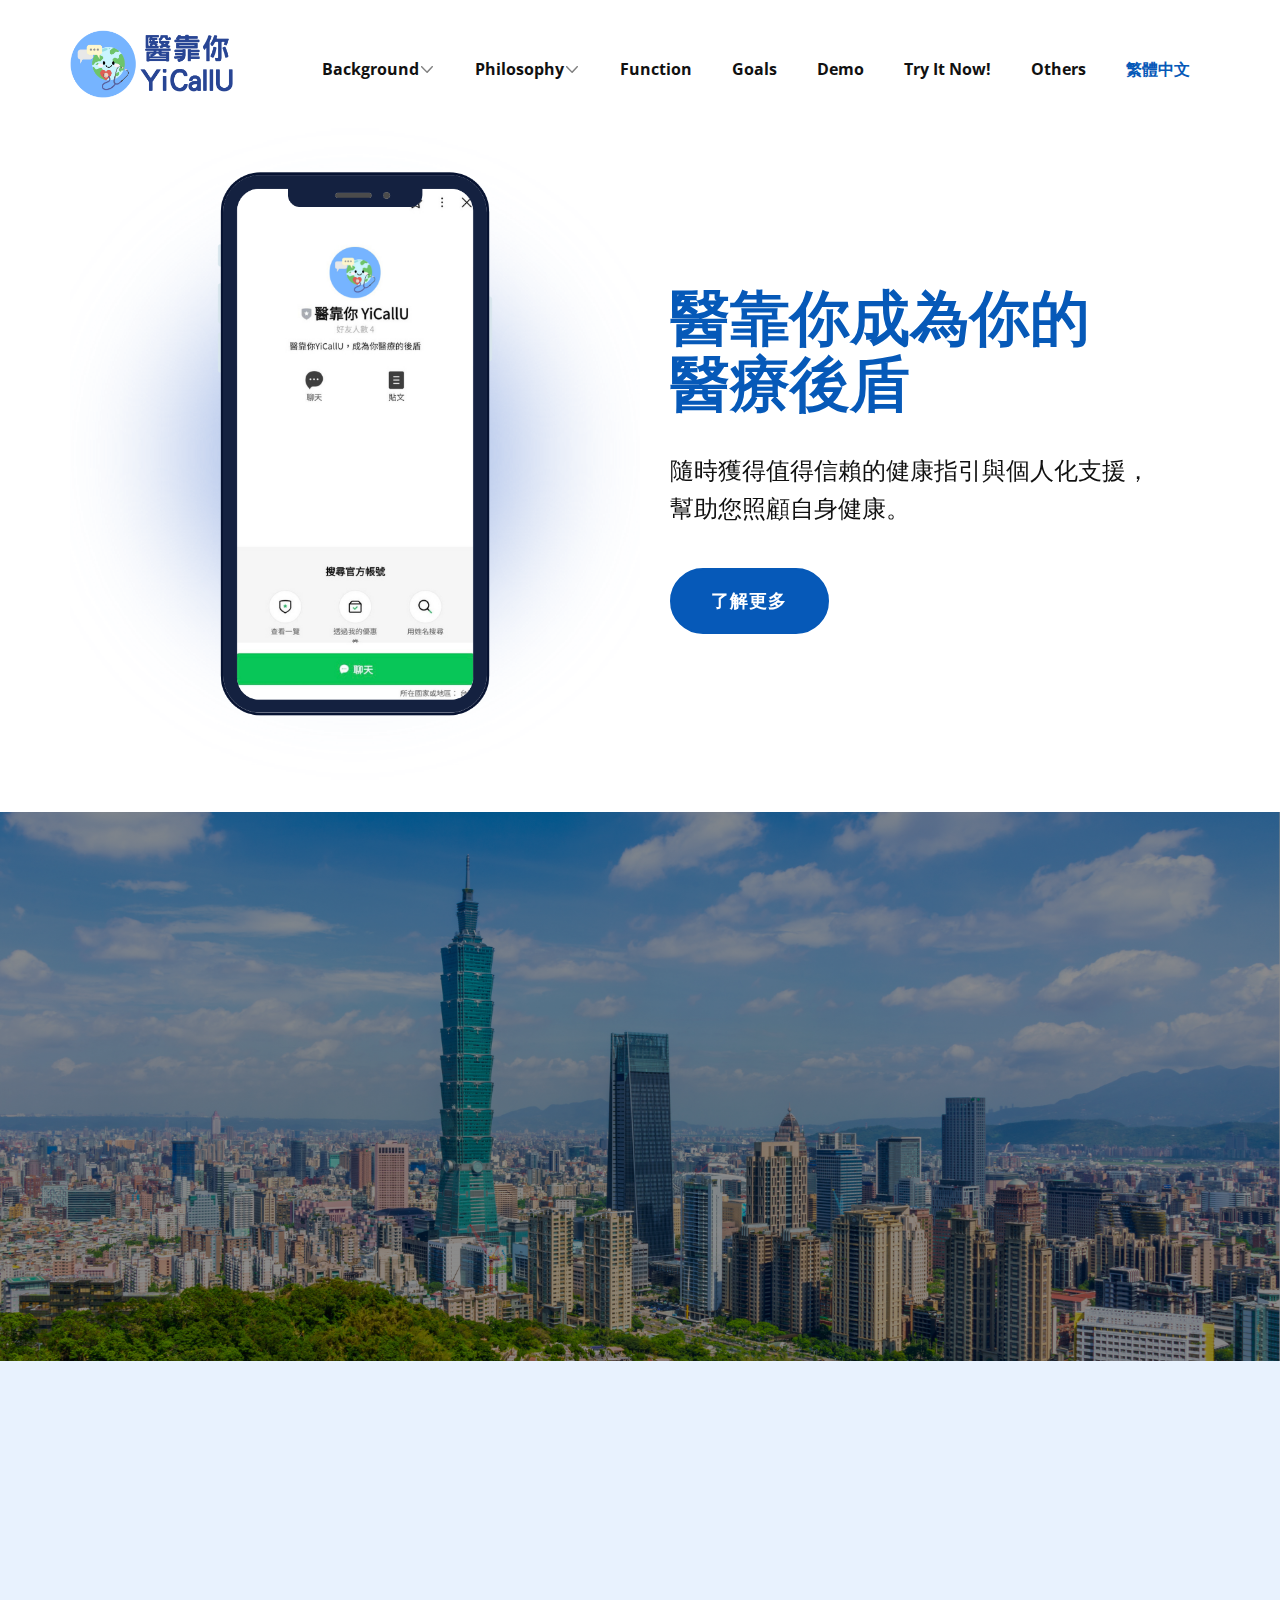
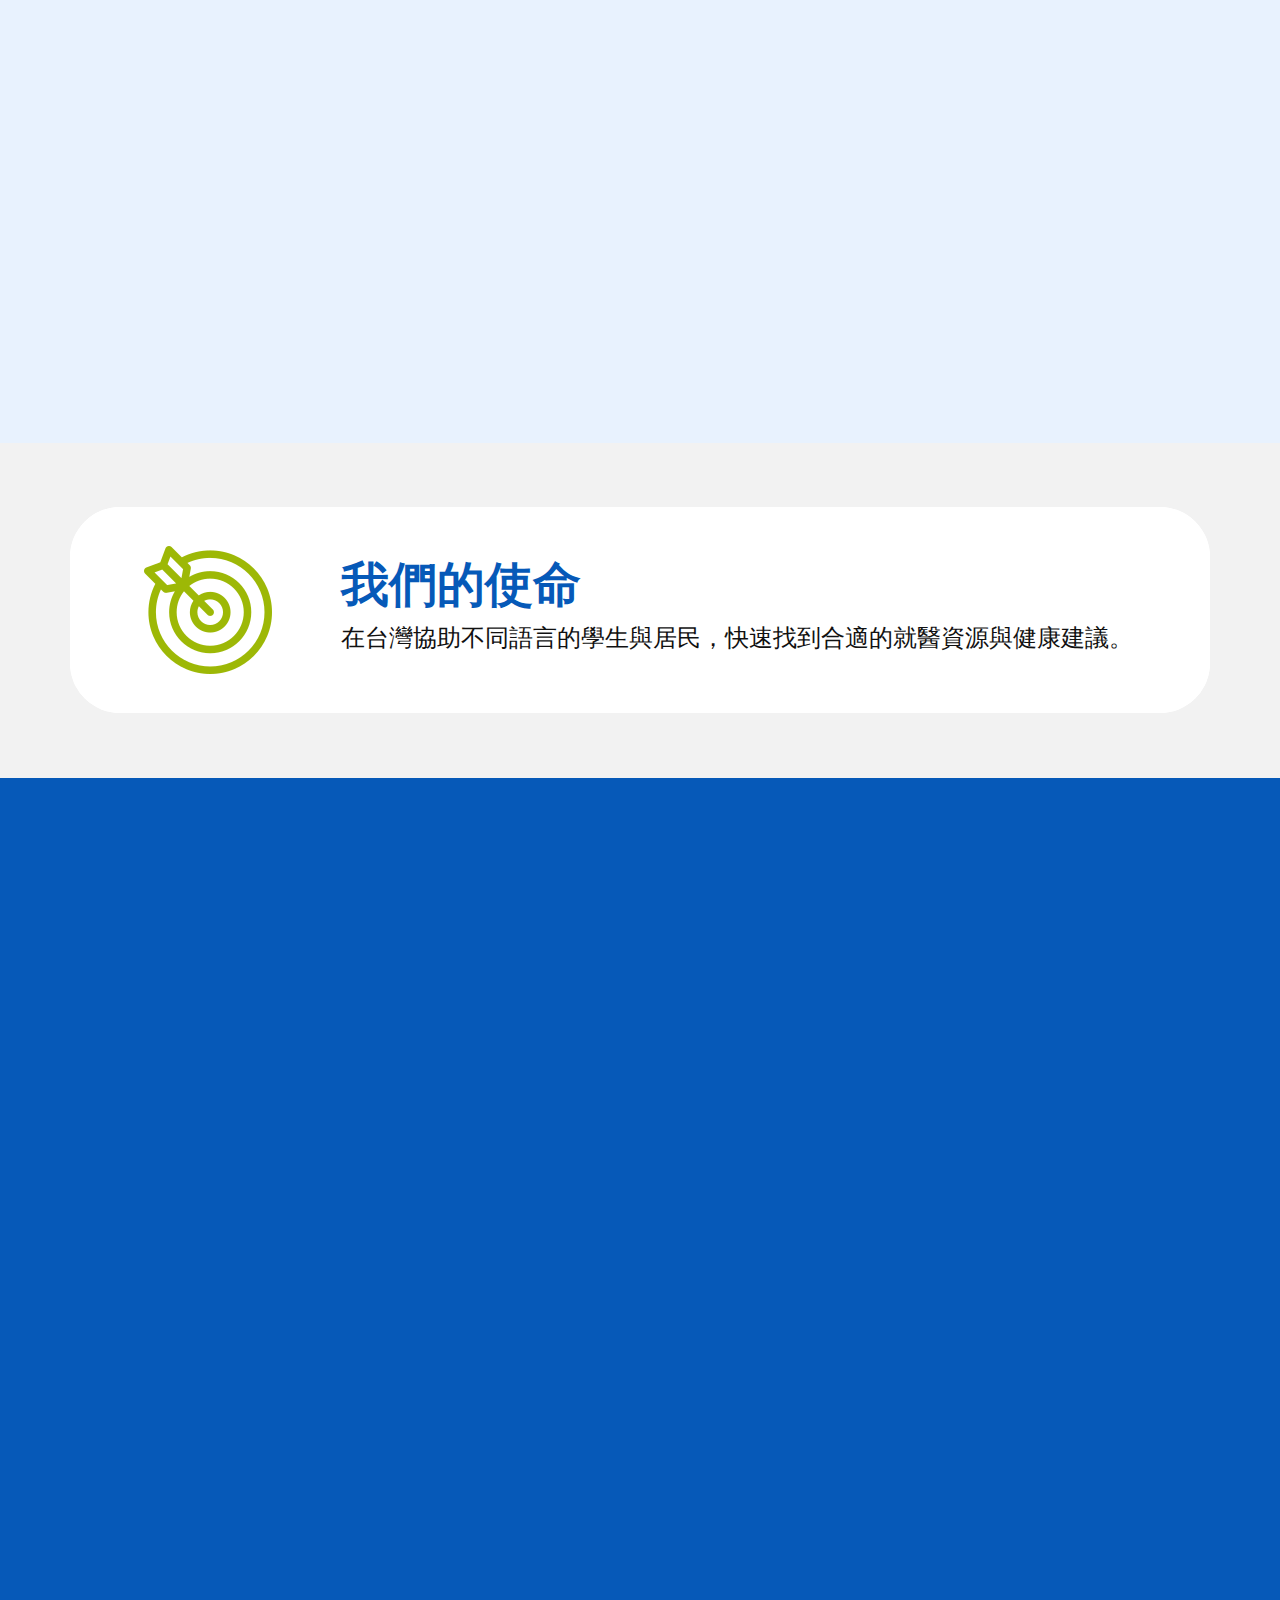
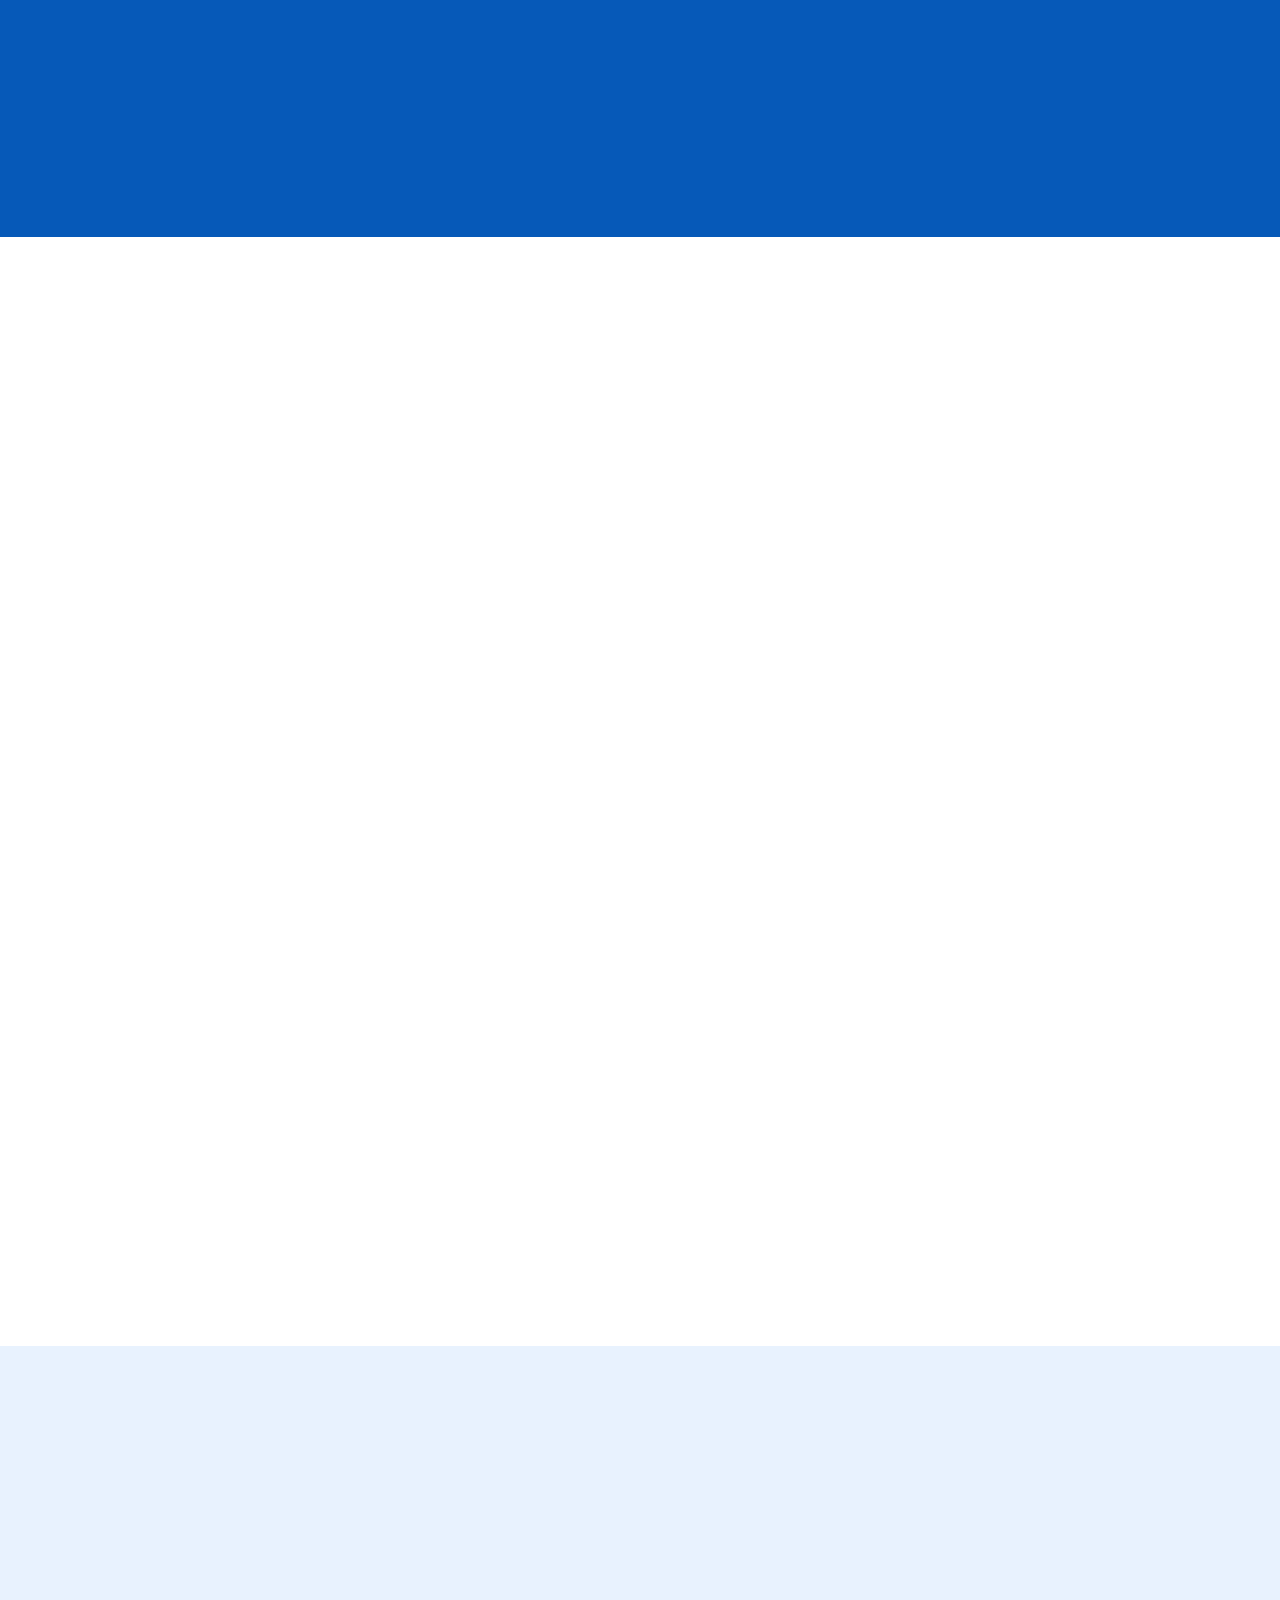
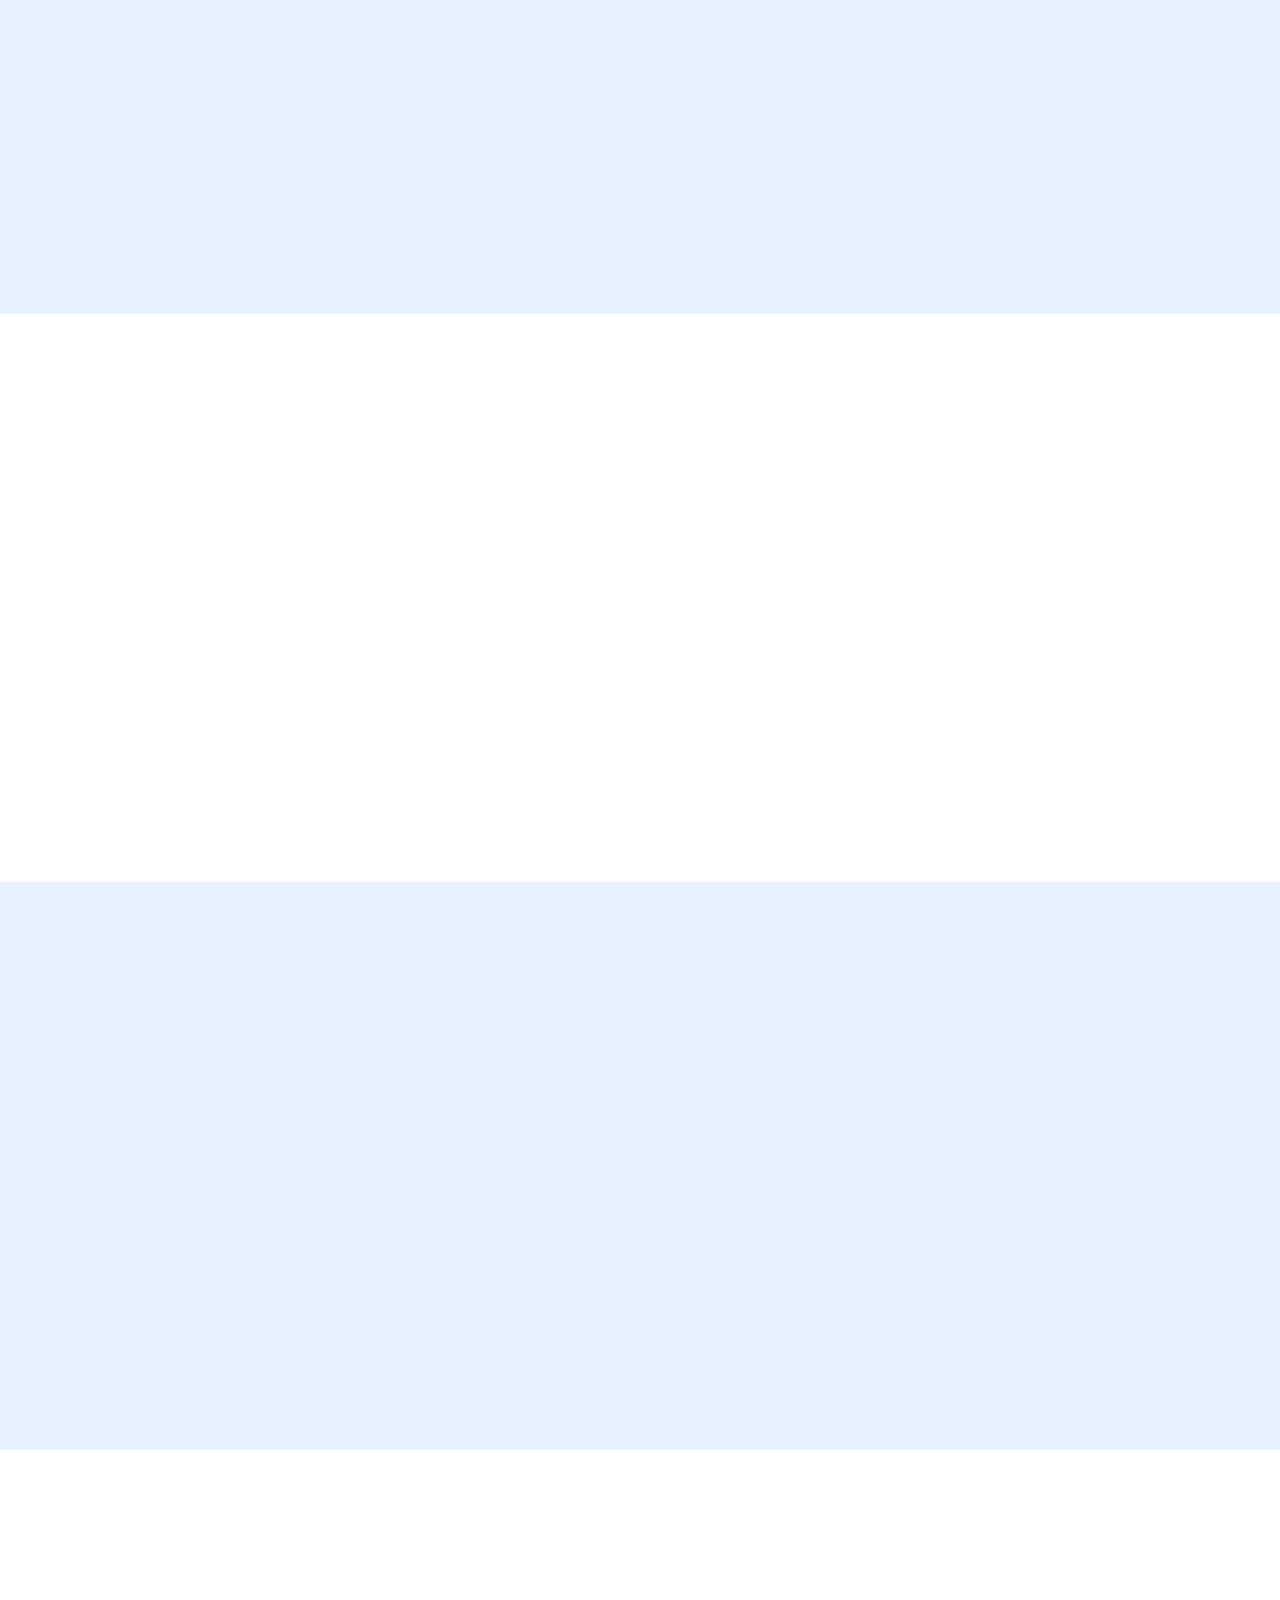
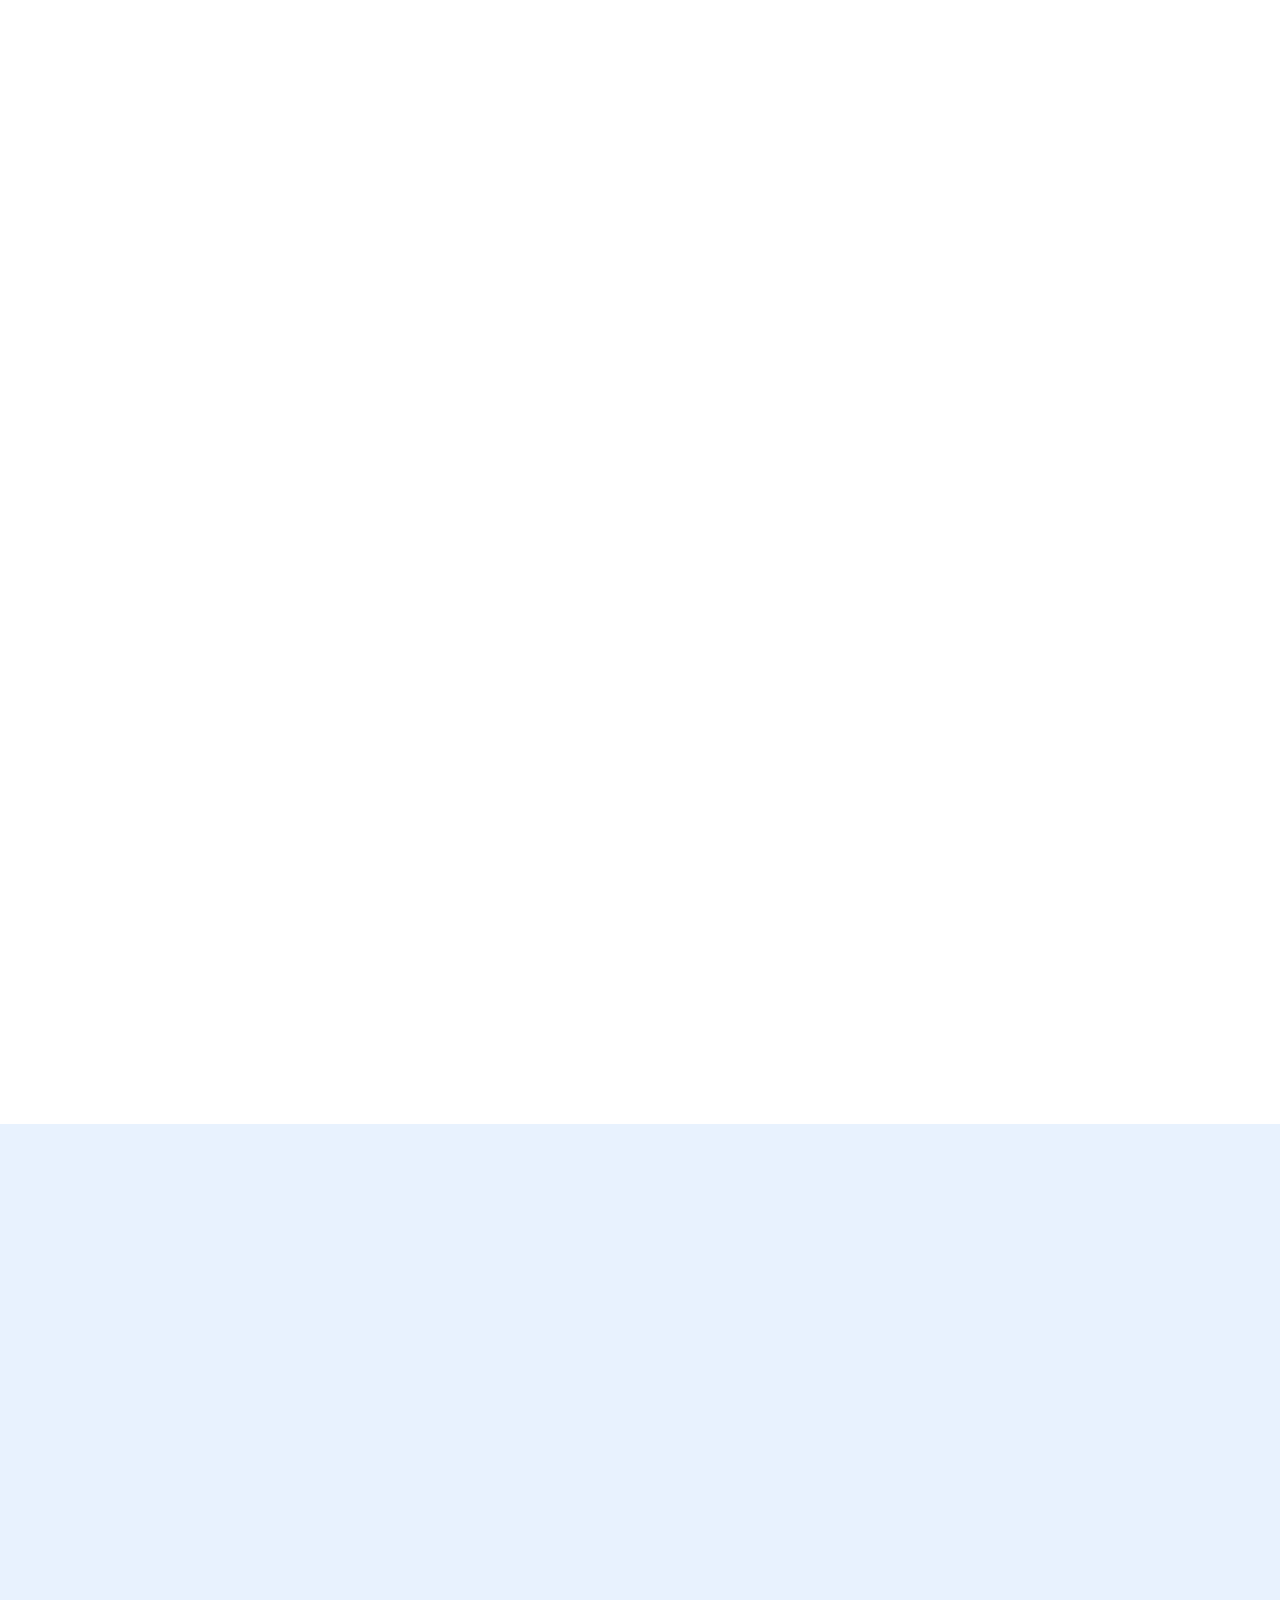
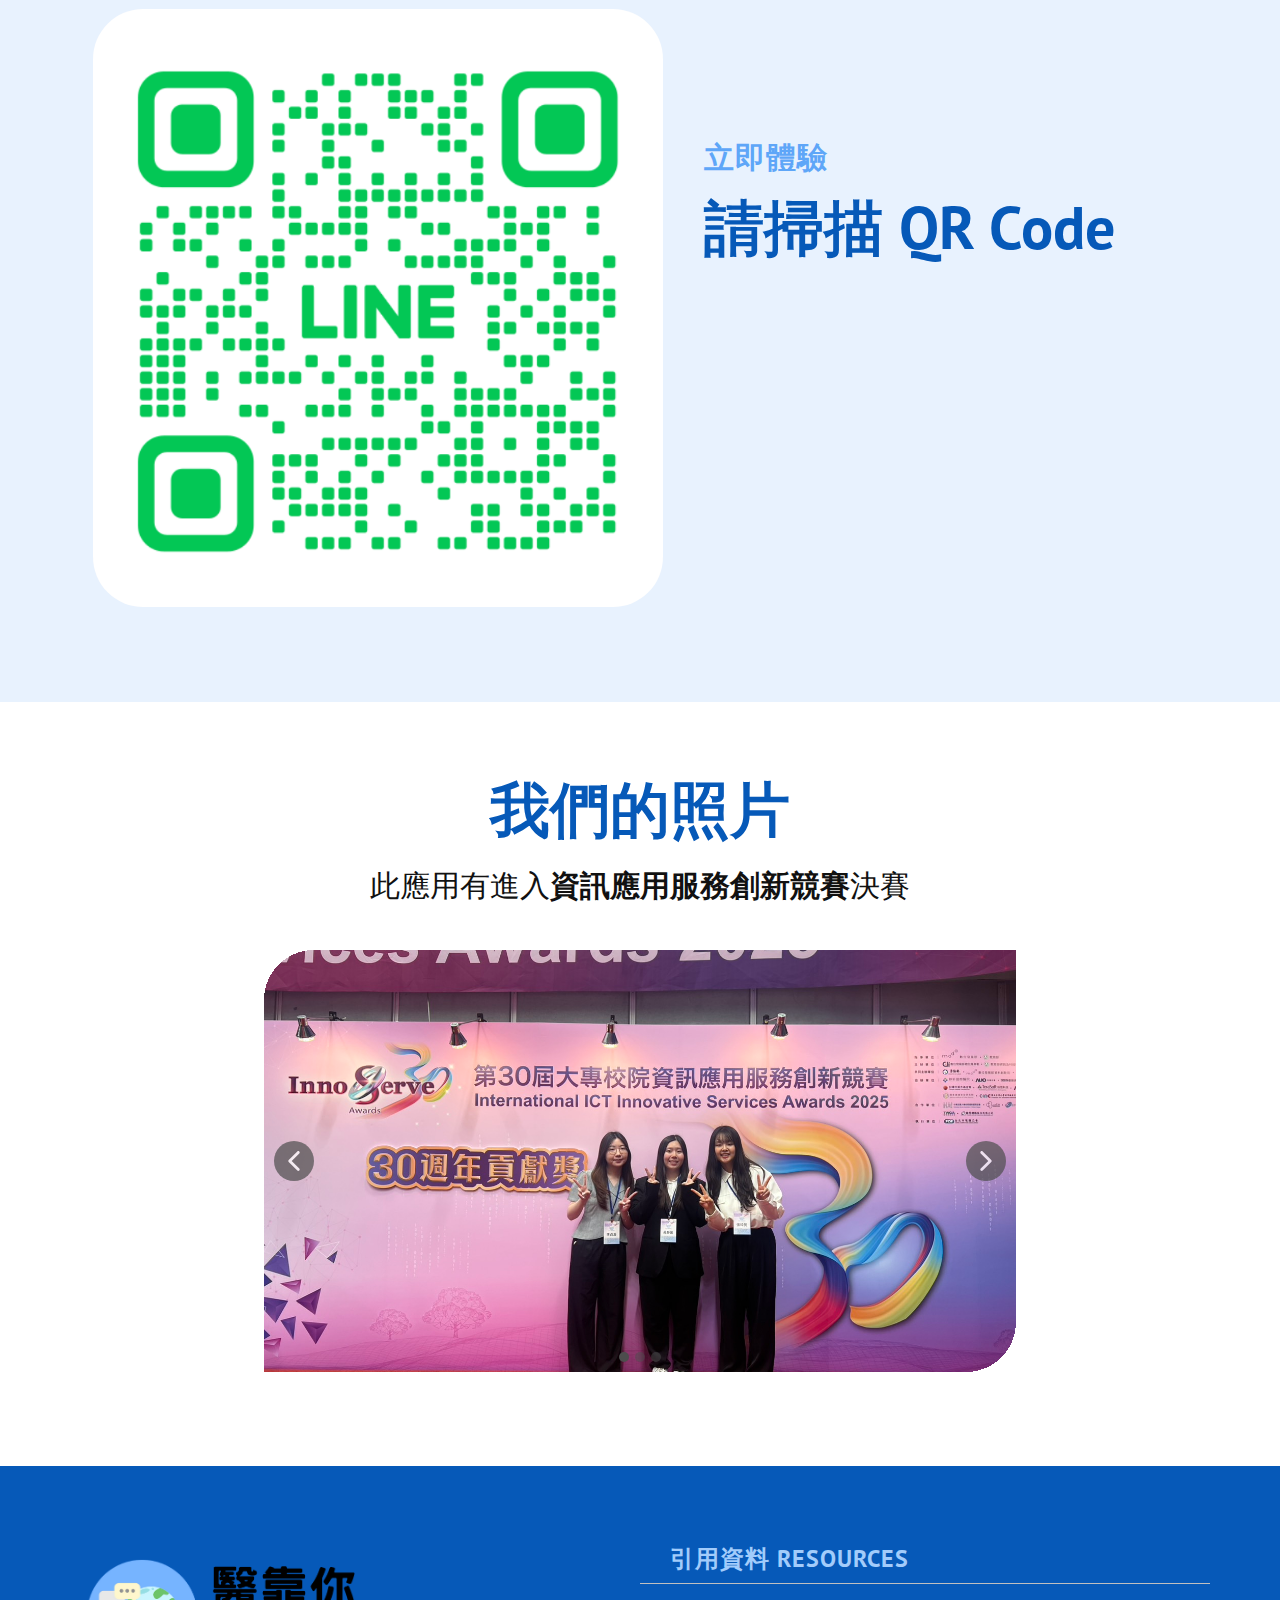
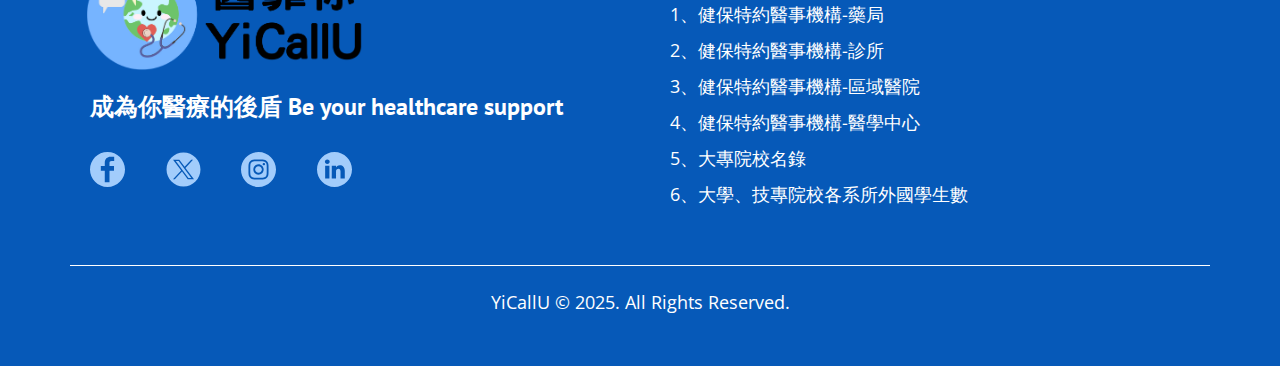
<file: Chinese.html>
<!DOCTYPE html>
<html style="font-size: 16px;" lang="en"><head>
    <meta name="viewport" content="width=device-width, initial-scale=1.0">
    <meta charset="utf-8">
    <meta name="keywords" content="​Transform your
health embrace
life today!, ​Your Trusted HR Partner">
    <meta name="description" content="">
    <title>Chinese</title>
    <link rel="stylesheet" href="nicepage.css" media="screen">
<link rel="stylesheet" href="Chinese.css" media="screen">
    <script class="u-script" type="text/javascript" src="jquery.js" defer=""></script>
    <script class="u-script" type="text/javascript" src="nicepage.js" defer=""></script>
    <meta name="generator" content="Nicepage 8.0.9, nicepage.com">
    
    
    
    
    
    
    
    
    
    
    
    
    
    
    
    
    <link id="u-page-google-font" rel="stylesheet" href="https://fonts.googleapis.com/css2?display=swap&amp;family=PT+Sans:ital,wght@0,400;0,700;1,400;1,700&amp;family=Open+Sans:ital,wght@0,300;0,400;0,500;0,600;0,700;0,800;1,300;1,400;1,500;1,600;1,700;1,800">
    <script type="application/ld+json">{
		"@context": "http://schema.org",
		"@type": "Organization",
		"name": "",
		"logo": "images/Profile5.png",
		"sameAs": [
				"https://facebook.com/name",
				"https://twitter.com/name",
				"https://instagram.com/name"
		]
}</script>
    <meta name="theme-color" content="#0659b8">
    <meta name="twitter:site" content="@">
    <meta name="twitter:card" content="summary_large_image">
    <meta name="twitter:title" content="Chinese">
    <meta name="twitter:description" content="">
    <meta property="og:title" content="Chinese">
    <meta property="og:type" content="website">
  <meta data-intl-tel-input-cdn-path="intlTelInput/"></head>
  <body data-path-to-root="./" data-include-products="true" class="u-body u-clearfix u-xl-mode" data-lang="en"><header class="u-block-1005--Infinity u-clearfix u-header u-header" id="header" data-animation-name="" data-animation-duration="0" data-animation-delay="0" data-animation-direction=""><div class="u-clearfix u-sheet u-valign-middle-lg u-valign-middle-md u-valign-middle-sm u-valign-middle-xs u-sheet-1">
        <a href="#" class="data-layout-selected u-image u-logo u-image-1" data-image-width="620" data-image-height="251">
          <img src="images/Profile5.png" class="u-logo-image u-logo-image-1">
        </a>
        <nav class="u-dropdown-icon u-menu u-menu-dropdown u-offcanvas u-menu-1" role="navigation">
          <div class="menu-collapse" style="font-size: 1rem; letter-spacing: 0px; font-weight: 700;">
            <a class="u-button-style u-custom-left-right-menu-spacing u-custom-padding-bottom u-custom-text-hover-color u-custom-top-bottom-menu-spacing u-hamburger-link u-nav-link u-text-active-palette-1-base u-text-hover-palette-2-base" href="#" tabindex="-1" aria-label="Open menu" aria-controls="261f">
              <svg class="u-svg-link" viewBox="0 0 24 24"><use xlink:href="#svg-7055"></use></svg>
              <svg class="u-svg-content" version="1.1" id="svg-7055" viewBox="0 0 16 16" x="0px" y="0px" xmlns:xlink="http://www.w3.org/1999/xlink" xmlns="http://www.w3.org/2000/svg"><g><rect y="1" width="16" height="2"></rect><rect y="7" width="16" height="2"></rect><rect y="13" width="16" height="2"></rect>
</g></svg>
            </a>
          </div>
          <div class="u-custom-menu u-nav-container">
            <ul role="menubar" class="u-nav u-unstyled u-nav-1"><li role="none" class="u-nav-item"><a tabindex="-1" role="menuitem" class="u-button-style u-nav-link u-text-active-palette-1-base u-text-hover-palette-1-base" href="./#sec-fdeb" data-page-id="6594914" aria-haspopup="true" style="padding: 10px 20px;">Background</a><div class="u-nav-popup"><ul role="menu" class="u-h-spacing-20 u-nav u-unstyled u-v-spacing-10" aria-label="Background menu"><li role="none" class="u-nav-item"><a tabindex="-1" role="menuitem" class="u-active-palette-1-base u-button-style u-grey-5 u-hover-palette-1-base u-nav-link" href="./#sec-fdeb" data-page-id="6594914">Our Motivation</a>
</li><li role="none" class="u-nav-item"><a tabindex="-1" role="menuitem" class="u-active-palette-1-base u-button-style u-grey-5 u-hover-palette-1-base u-nav-link" href="./#block-2" data-page-id="6594914">The Problem</a>
</li></ul>
</div>
</li><li role="none" class="u-nav-item"><a tabindex="-1" role="menuitem" class="u-button-style u-nav-link u-text-active-palette-1-base u-text-hover-palette-1-base" href="./#sec-e5f6" data-page-id="6594914" aria-haspopup="true" style="padding: 10px 20px;">Philosophy</a><div class="u-nav-popup"><ul role="menu" class="u-h-spacing-20 u-nav u-unstyled u-v-spacing-10" aria-label="Philosophy menu"><li role="none" class="u-nav-item"><a tabindex="-1" role="menuitem" class="u-active-palette-1-base u-button-style u-grey-5 u-hover-palette-1-base u-nav-link" href="./#sec-e5f6" data-page-id="6594914">Our Mission</a>
</li><li role="none" class="u-nav-item"><a tabindex="-1" role="menuitem" class="u-active-palette-1-base u-button-style u-grey-5 u-hover-palette-1-base u-nav-link" href="./#sec-bcb4" data-page-id="6594914">Introduction</a>
</li></ul>
</div>
</li><li role="none" class="u-nav-item"><a tabindex="-1" role="menuitem" class="u-button-style u-nav-link u-text-active-palette-1-base u-text-hover-palette-1-base" href="./#block-4" data-page-id="6594914" style="padding: 10px 20px;">Function</a>
</li><li role="none" class="u-nav-item"><a tabindex="-1" role="menuitem" class="u-button-style u-nav-link u-text-active-palette-1-base u-text-hover-palette-1-base" href="./#sec-d6ec" data-page-id="6594914" style="padding: 10px 20px;">Goals</a>
</li><li role="none" class="u-nav-item"><a tabindex="-1" role="menuitem" class="u-button-style u-nav-link u-text-active-palette-1-base u-text-hover-palette-1-base" href="./#sec-f17a" data-page-id="6594914" style="padding: 10px 20px;">Demo</a>
</li><li role="none" class="u-nav-item"><a tabindex="-1" role="menuitem" class="u-button-style u-nav-link u-text-active-palette-1-base u-text-hover-palette-1-base" href="./#sec-6a72" data-page-id="6594914" style="padding: 10px 20px;">Try It Now!</a>
</li><li role="none" class="u-nav-item"><a tabindex="-1" role="menuitem" class="u-button-style u-nav-link u-text-active-palette-1-base u-text-hover-palette-1-base" href="./#block-5" data-page-id="6594914" style="padding: 10px 20px;">Others</a>
</li><li role="none" class="u-nav-item"><a role="menuitem" class="u-button-style u-nav-link u-text-active-palette-1-base u-text-hover-palette-1-base" href="Chinese.html" style="padding: 10px 20px;">繁體中文</a>
</li></ul>
          </div>
          <div class="u-custom-menu u-nav-container-collapse" id="261f" role="region" aria-label="Menu panel">
            <div class="u-black u-container-style u-inner-container-layout u-opacity u-opacity-95 u-sidenav">
              <div class="u-inner-container-layout u-sidenav-overflow">
                <div class="u-menu-close" tabindex="-1" aria-label="Close menu"></div>
                <ul class="u-align-center u-nav u-popupmenu-items u-unstyled u-nav-4" role="menubar"><li role="none" class="u-nav-item"><a tabindex="-1" role="menuitem" class="u-button-style u-nav-link" href="./#sec-fdeb" data-page-id="6594914" aria-haspopup="true">Background</a><div class="u-nav-popup"><ul role="menu" class="u-h-spacing-20 u-nav u-unstyled u-v-spacing-10" aria-label="Background menu"><li role="none" class="u-nav-item"><a tabindex="-1" role="menuitem" class="u-button-style u-nav-link" href="./#sec-fdeb" data-page-id="6594914">Our Motivation</a>
</li><li role="none" class="u-nav-item"><a tabindex="-1" role="menuitem" class="u-button-style u-nav-link" href="./#block-2" data-page-id="6594914">The Problem</a>
</li></ul>
</div>
</li><li role="none" class="u-nav-item"><a tabindex="-1" role="menuitem" class="u-button-style u-nav-link" href="./#sec-e5f6" data-page-id="6594914" aria-haspopup="true">Philosophy</a><div class="u-nav-popup"><ul role="menu" class="u-h-spacing-20 u-nav u-unstyled u-v-spacing-10" aria-label="Philosophy menu"><li role="none" class="u-nav-item"><a tabindex="-1" role="menuitem" class="u-button-style u-nav-link" href="./#sec-e5f6" data-page-id="6594914">Our Mission</a>
</li><li role="none" class="u-nav-item"><a tabindex="-1" role="menuitem" class="u-button-style u-nav-link" href="./#sec-bcb4" data-page-id="6594914">Introduction</a>
</li></ul>
</div>
</li><li role="none" class="u-nav-item"><a tabindex="-1" role="menuitem" class="u-button-style u-nav-link" href="./#block-4" data-page-id="6594914">Function</a>
</li><li role="none" class="u-nav-item"><a tabindex="-1" role="menuitem" class="u-button-style u-nav-link" href="./#sec-d6ec" data-page-id="6594914">Goals</a>
</li><li role="none" class="u-nav-item"><a tabindex="-1" role="menuitem" class="u-button-style u-nav-link" href="./#sec-f17a" data-page-id="6594914">Demo</a>
</li><li role="none" class="u-nav-item"><a tabindex="-1" role="menuitem" class="u-button-style u-nav-link" href="./#sec-6a72" data-page-id="6594914">Try It Now!</a>
</li><li role="none" class="u-nav-item"><a tabindex="-1" role="menuitem" class="u-button-style u-nav-link" href="./#block-5" data-page-id="6594914">Others</a>
</li><li role="none" class="u-nav-item"><a role="menuitem" class="u-button-style u-nav-link" href="Chinese.html">繁體中文</a>
</li></ul>
              </div>
            </div>
            <div class="u-black u-menu-overlay u-opacity u-opacity-70"></div>
          </div>
        </nav>
      </div></header>
    <section class="u-clearfix u-valign-bottom-lg u-valign-bottom-md u-valign-bottom-sm u-valign-bottom-xs u-white u-section-1" id="block-1">
      <div class="u-clearfix u-sheet u-valign-middle-lg u-valign-middle-md u-valign-middle-sm u-valign-middle-xs u-sheet-1">
        <div class="data-layout-selected u-clearfix u-expanded-width u-layout-wrap u-layout-wrap-1">
          <div class="u-layout">
            <div class="u-layout-row">
              <div class="u-container-align-center-md u-container-align-center-sm u-container-style u-layout-cell u-size-29-lg u-size-30-xl u-size-60-md u-size-60-sm u-size-60-xs u-layout-cell-1">
                <div class="u-container-layout u-valign-bottom-sm u-valign-top-xl u-container-layout-1">
                  <img class="u-expanded-width u-image u-image-1" src="images/1200x1600px.png" data-image-width="1030" data-image-height="1030">
                </div>
              </div>
              <div class="u-container-style u-layout-cell u-size-30-xl u-size-31-lg u-size-60-md u-size-60-sm u-size-60-xs u-layout-cell-2" data-animation-name="customAnimationIn" data-animation-duration="1500" data-animation-delay="500">
                <div class="u-container-layout u-valign-middle-md u-valign-middle-sm u-container-layout-2">
                  <h2 class="u-align-left u-text u-text-1"> 醫靠你成為你的醫療後盾</h2>
                  <p class="u-align-left u-large-text u-text u-text-variant u-text-2"> 隨時獲得值得信賴的健康指引與個人化支援，幫助您照顧自身健康。</p>
                  <a href="files/Poster.pdf" class="u-active-white u-align-left u-border-2 u-border-active-palette-2-base u-border-hover-palette-2-base u-border-palette-1-base u-btn u-btn-round u-button-style u-file-link u-hover-white u-palette-1-base u-radius u-btn-1" target="_blank"> 了解更多</a>
                </div>
              </div>
            </div>
          </div>
        </div>
      </div>
    </section>
    <section class="u-clearfix u-image u-shading u-section-2" id="sec-fdeb" data-image-width="1920" data-image-height="1080">
      <div class="u-clearfix u-sheet u-sheet-1">
        <h2 class="u-align-left u-text u-text-color-var u-text-1" data-animation-name="customAnimationIn" data-animation-duration="700" data-animation-delay="0"><b>我們的動機</b>
        </h2>
        <p class="u-align-left u-large-text u-text u-text-variant u-text-2" data-animation-name="customAnimationIn" data-animation-duration="700" data-animation-delay="0"> 根據教育部統計，截至去年在臺就讀的境外學生約有 <span style="font-weight: 700; font-size: 1.875rem;">12 萬人</span>，年增率約 2.7%。依內政部統計資料顯示，截至去年年底，在臺持有長期居留證之外國人士（不含陸港澳地區）約為 <span style="font-size: 1.875rem; font-weight: 700;">94 萬人</span>。另外，依交通部觀光署統計，去年來臺觀光旅客人次約達 <span style="font-weight: 700; font-size: 1.875rem;">785 萬人</span>。整體而言，可將來臺人口分為三大族群：學生、勞工與旅客。
        </p>
      </div>
    </section>
    <section class="u-clearfix u-palette-1-light-3 u-section-3" id="block-2">
      <div class="u-clearfix u-sheet u-valign-middle u-sheet-1">
        <h2 class="u-align-center u-text u-text-1" data-animation-name="customAnimationIn" data-animation-duration="700" data-animation-delay="0"><b>使用者體驗問題</b>
        </h2>
        <div class="u-expanded-width u-list u-list-1">
          <div class="u-repeater u-repeater-1">
            <div class="u-container-align-center-sm u-container-align-center-xs u-container-style u-list-item u-radius u-repeater-item u-shape-round u-white u-list-item-1" data-animation-name="flipIn" data-animation-duration="1500" data-animation-direction="X" data-animation-delay="500">
              <div class="u-container-layout u-similar-container u-valign-top-lg u-valign-top-md u-valign-top-sm u-valign-top-xs u-container-layout-1">
                <img class="u-image u-image-contain u-image-default u-opacity u-opacity-80 u-preserve-proportions u-image-1" src="images/shape-5.png" alt="" data-image-width="300" data-image-height="300"><span class="u-align-center-sm u-align-center-xs u-align-left-lg u-align-left-md u-align-left-xl u-file-icon u-icon u-text-palette-1-base u-icon-1"><img src="images/3269817-597053b7.png" alt=""></span>
                <h5 class="u-align-center-sm u-align-center-xs u-align-left-lg u-align-left-md u-align-left-xl u-text u-text-2"><b>語言與溝通障礙</b>
                </h5>
                <p class="u-align-center-sm u-align-center-xs u-align-left-lg u-align-left-md u-align-left-xl u-text u-text-3"> 外籍人士因中文能力不足與文化差異，常難以清楚表達病況或理解醫療指示。</p>
              </div>
            </div>
            <div class="u-container-align-center-sm u-container-align-center-xs u-container-style u-list-item u-radius u-repeater-item u-shape-round u-white u-list-item-2" data-animation-name="flipIn" data-animation-duration="1500" data-animation-direction="X" data-animation-delay="500">
              <div class="u-container-layout u-similar-container u-valign-top-lg u-valign-top-md u-valign-top-sm u-valign-top-xs u-container-layout-2">
                <img class="u-image u-image-contain u-image-default u-opacity u-opacity-80 u-preserve-proportions u-image-2" src="images/shape-3.png" alt="" data-image-width="300" data-image-height="300"><span class="u-align-center-sm u-align-center-xs u-align-left-lg u-align-left-md u-align-left-xl u-file-icon u-icon u-text-palette-1-base u-icon-2"><img src="images/3063138-b0c99404.png" alt=""></span>
                <h5 class="u-align-center-sm u-align-center-xs u-align-left-lg u-align-left-md u-align-left-xl u-text u-text-4"><b>醫療資訊不透明</b>
                </h5>
                <p class="u-align-center-sm u-align-center-xs u-align-left-lg u-align-left-md u-align-left-xl u-text u-text-5"> 新來台者不熟悉醫療科別、健保制度與就診流程，容易因資訊不足而延誤治療。</p>
              </div>
            </div>
            <div class="u-container-align-center-sm u-container-align-center-xs u-container-style u-list-item u-radius u-repeater-item u-shape-round u-white u-list-item-3" data-animation-name="flipIn" data-animation-duration="1500" data-animation-direction="X" data-animation-delay="500">
              <div class="u-container-layout u-similar-container u-valign-top-lg u-valign-top-md u-valign-top-sm u-valign-top-xs u-container-layout-3">
                <img class="u-image u-image-contain u-image-default u-opacity u-opacity-80 u-preserve-proportions u-image-3" src="images/shape-2.png" alt="" data-image-width="300" data-image-height="300"><span class="u-align-center-sm u-align-center-xs u-align-left-lg u-align-left-md u-align-left-xl u-file-icon u-icon u-text-palette-1-base u-icon-3"><img src="images/3511696-e944bb47.png" alt=""></span>
                <h5 class="u-align-center-sm u-align-center-xs u-align-left-lg u-align-left-md u-align-left-xl u-text u-text-6"><b>資訊搜尋效率低</b>
                </h5>
                <p class="u-align-center-sm u-align-center-xs u-align-left-lg u-align-left-md u-align-left-xl u-text u-text-7"> 醫療資訊分散且語言搜尋受限，使外籍人士難以迅速找到合適且附近的醫療資源。</p>
              </div>
            </div>
            <div class="u-container-align-center-sm u-container-align-center-xs u-container-style u-list-item u-radius u-repeater-item u-shape-round u-white u-list-item-4" data-animation-name="flipIn" data-animation-duration="1500" data-animation-delay="500" data-animation-direction="X">
              <div class="u-container-layout u-similar-container u-valign-top-lg u-valign-top-md u-valign-top-sm u-valign-top-xs u-container-layout-4">
                <img class="u-image u-image-contain u-image-default u-opacity u-opacity-80 u-preserve-proportions u-image-4" src="images/shape-6.png" alt="" data-image-width="300" data-image-height="300"><span class="u-align-center-sm u-align-center-xs u-align-left-lg u-align-left-md u-align-left-xl u-file-icon u-icon u-text-palette-1-base u-icon-4"><img src="images/2180314-202ba553.png" alt=""></span>
                <h5 class="u-align-center-sm u-align-center-xs u-align-left-lg u-align-left-md u-align-left-xl u-text u-text-8"><b>缺乏在地醫療資訊</b>
                </h5>
                <p class="u-align-center-sm u-align-center-xs u-align-left-lg u-align-left-md u-align-left-xl u-text u-text-9"> 外籍人士常不清楚掛號方式、所需證件與健保規定，導致就診時感到困惑且權益受影響。</p>
              </div>
            </div>
          </div>
        </div>
      </div>
    </section>
    <section class="u-clearfix u-color-var u-container-align-center u-section-4" id="sec-e5f6">
      <div class="u-clearfix u-sheet u-valign-middle-lg u-valign-middle-md u-valign-middle-sm u-valign-middle-xs u-sheet-1">
        <div class="data-layout-selected u-clearfix u-expanded-width u-layout-wrap u-radius u-white u-layout-wrap-1">
          <div class="u-layout">
            <div class="u-layout-row">
              <div class="u-align-left u-container-align-left u-container-style u-layout-cell u-radius u-shape-round u-size-60 u-white u-layout-cell-1">
                <div class="u-container-layout u-valign-middle-lg u-valign-middle-sm u-container-layout-1"><span class="u-file-icon u-icon u-icon-rectangle u-text-palette-2-base u-icon-1"><img src="images/3720937-88065e9e.png" alt=""></span>
                  <h2 class="u-text u-text-1"><b>我們的使命</b>
                  </h2>
                  <h6 class="u-text u-text-body-color u-text-2"> 在台灣協助不同語言的學生與居民，快速找到合適的就醫資源與健康建議。</h6>
                </div>
              </div>
            </div>
          </div>
        </div>
      </div>
    </section>
    <section class="u-clearfix u-palette-1-base u-section-5" id="sec-bcb4">
      <div class="u-clearfix u-sheet u-valign-middle-lg u-valign-middle-md u-valign-middle-sm u-valign-middle-xs u-sheet-1">
        <div class="custom-expanded data-layout-selected u-align-left u-clearfix u-gutter-40 u-layout-wrap u-layout-wrap-1">
          <div class="u-layout">
            <div class="u-layout-row">
              <div class="u-size-29-sm u-size-29-xs u-size-30-lg u-size-30-xl u-size-60-md">
                <div class="u-layout-col">
                  <div class="u-size-60">
                    <div class="u-layout-row">
                      <div class="u-align-left u-container-align-left u-container-style u-layout-cell u-size-60 u-layout-cell-1" data-animation-name="customAnimationIn" data-animation-duration="1000" data-animation-delay="0">
                        <div class="u-container-layout u-valign-top-lg u-valign-top-md u-valign-top-sm u-valign-top-xs u-container-layout-1">
                          <h2 class="u-text u-text-1"><b>介紹</b>
                          </h2>
                          <p class="u-text u-text-2"> 主 Logo 以我們共同生活的土地——地球為核心，象徵全球共融與多語系支援，聽診器的弧線環繞主體，形成守護姿態，傳遞安全與信賴。同時加入對話框元素，直觀代表 AI 問診與即時互動的能力。</p>
                        </div>
                      </div>
                    </div>
                  </div>
                </div>
              </div>
              <div class="u-size-30-lg u-size-30-xl u-size-31-sm u-size-31-xs u-size-60-md">
                <div class="u-layout-col">
                  <div class="u-container-style u-layout-cell u-size-60 u-layout-cell-2" data-animation-name="customAnimationIn" data-animation-duration="1000" data-animation-delay="500">
                    <div class="u-container-layout u-valign-bottom-lg u-valign-bottom-md u-valign-bottom-sm u-valign-bottom-xs u-valign-middle-xl u-container-layout-2">
                      <img class="custom-expanded u-image u-image-round u-radius u-image-1" src="images/Untitleddesign91.png" data-image-width="640" data-image-height="640">
                    </div>
                  </div>
                </div>
              </div>
            </div>
          </div>
        </div>
      </div>
    </section>
    <section class="u-clearfix u-valign-top-lg u-valign-top-md u-section-6" id="block-3">
      
      
      
      
      <div class="custom-expanded u-container-align-center u-container-style u-expanded-width-lg u-expanded-width-xl u-group u-palette-1-base u-group-1">
        <div class="u-container-layout u-valign-top u-container-layout-1">
          <h2 class="u-align-center u-text u-text-body-alt-color u-text-default u-text-1" data-animation-name="fadeIn" data-animation-duration="1000" data-animation-delay="0"> 我們為你提供服務</h2>
        </div>
      </div>
      
      
      
      
      
      
      <div class="u-expanded-width u-list u-list-1">
        <div class="u-repeater u-repeater-1">
          <div class="u-container-align-left-lg u-container-align-left-md u-container-align-left-xl u-container-style u-list-item u-repeater-item u-list-item-1" data-animation-name="customAnimationIn" data-animation-duration="1000" data-animation-delay="500">
            <div class="u-container-layout u-similar-container u-valign-bottom-lg u-valign-top-md u-valign-top-sm u-valign-top-xl u-valign-top-xs u-container-layout-2">
              <img class="u-expanded-width u-hover-feature u-image u-image-round u-radius u-image-1" src="images/1200x1600px1.png" alt="" data-image-width="1030" data-image-height="1030">
            </div>
          </div>
          <div class="u-container-align-left-lg u-container-align-left-md u-container-align-left-xl u-container-style u-list-item u-repeater-item u-list-item-2" data-animation-name="customAnimationIn" data-animation-duration="1000" data-animation-delay="500">
            <div class="u-container-layout u-similar-container u-valign-bottom-lg u-valign-top-md u-valign-top-sm u-valign-top-xl u-valign-top-xs u-container-layout-3">
              <img class="u-expanded-width u-hover-feature u-image u-image-round u-radius u-image-2" src="images/6.png" alt="" data-image-width="1030" data-image-height="1030">
            </div>
          </div>
          <div class="u-container-align-left-lg u-container-align-left-md u-container-align-left-xl u-container-style u-list-item u-repeater-item u-list-item-3" data-animation-name="customAnimationIn" data-animation-duration="1000" data-animation-delay="500">
            <div class="u-container-layout u-similar-container u-valign-bottom-lg u-valign-top-md u-valign-top-sm u-valign-top-xl u-valign-top-xs u-container-layout-4">
              <img class="u-expanded-width u-hover-feature u-image u-image-round u-radius u-image-3" src="images/7.png" alt="" data-image-width="1030" data-image-height="1030">
            </div>
          </div>
          <div class="u-container-align-left-lg u-container-align-left-md u-container-align-left-xl u-container-style u-list-item u-repeater-item u-list-item-4" data-animation-name="customAnimationIn" data-animation-duration="1000" data-animation-delay="500">
            <div class="u-container-layout u-similar-container u-valign-bottom-lg u-valign-top-md u-valign-top-sm u-valign-top-xl u-valign-top-xs u-container-layout-5">
              <img class="u-expanded-width u-hover-feature u-image u-image-round u-radius u-image-4" src="images/8.png" alt="" data-image-width="1030" data-image-height="1030">
            </div>
          </div>
        </div>
      </div>
      
      
      
      
      
      
      
    </section>
    <section class="u-clearfix u-section-7" id="block-4">
      <div class="u-clearfix u-sheet u-valign-middle-lg u-valign-middle-md u-valign-middle-sm u-valign-middle-xs u-sheet-1">
        <div class="custom-expanded data-layout-selected u-clearfix u-layout-wrap u-layout-wrap-1">
          <div class="u-layout">
            <div class="u-layout-row">
              <div class="u-container-style u-layout-cell u-shape-rectangle u-size-27-lg u-size-27-xl u-size-60-md u-size-60-sm u-size-60-xs u-layout-cell-1" data-animation-name="customAnimationIn" data-animation-duration="1000" data-animation-delay="200">
                <div class="u-border-1 u-border-no-bottom u-border-no-left u-border-no-top u-border-palette-1-light-2 u-container-layout u-valign-middle-lg u-valign-middle-md u-valign-middle-sm u-valign-middle-xs u-container-layout-1">
                  <h6 class="u-align-left u-text u-text-default u-text-1">第一功能</h6>
                  <h2 class="u-align-left u-text u-text-default u-text-2"><b>多語言功能</b>
                  </h2>
                  <p class="u-align-left u-text u-text-3"> 平台提供六種語言選擇，滿足不同國籍使用者的需求。使用者可自由切換語言，讓 AI 輕鬆理解並回應問題，降低語言障礙，提升使用者在就醫過程中的便利性與安心感。此外，系統未來可擴充更多語言，以照顧更多外籍人士，真正做到全球化、多元化的健康服務。</p>
                </div>
              </div>
              <div class="u-container-align-center-xs u-container-align-left-lg u-container-align-left-md u-container-align-left-sm u-container-align-left-xl u-container-style u-layout-cell u-size-33-lg u-size-33-xl u-size-60-md u-size-60-sm u-size-60-xs u-layout-cell-2">
                <div class="u-container-layout u-valign-middle u-container-layout-2">
                  <div class="u-expanded-width u-list u-list-1">
                    <div class="u-repeater u-repeater-1">
                      <div class="u-container-align-center u-container-style u-image-round u-list-item u-radius u-repeater-item u-shading u-list-item-1" data-image-width="1000" data-image-height="665" data-animation-name="customAnimationIn" data-animation-duration="1500" data-animation-delay="500">
                        <div class="u-container-layout u-similar-container u-valign-middle u-container-layout-3">
                          <h4 class="u-align-center u-text u-text-default u-text-4"> 中文</h4>
                        </div>
                      </div>
                      <div class="u-container-align-center u-container-style u-image-round u-list-item u-radius u-repeater-item u-shading u-list-item-2" data-image-width="1000" data-image-height="665" data-animation-name="customAnimationIn" data-animation-duration="1500" data-animation-delay="500">
                        <div class="u-container-layout u-similar-container u-valign-middle u-container-layout-4">
                          <h4 class="u-align-center u-text u-text-default u-text-5">英文</h4>
                        </div>
                      </div>
                      <div class="u-container-align-center u-container-style u-image-round u-list-item u-radius u-repeater-item u-shading u-list-item-3" data-animation-name="customAnimationIn" data-animation-duration="1500" data-animation-delay="500">
                        <div class="u-container-layout u-similar-container u-valign-middle u-container-layout-5">
                          <h4 class="u-align-center u-text u-text-default u-text-6">日文</h4>
                        </div>
                      </div>
                      <div class="u-container-align-center u-container-style u-image-round u-list-item u-radius u-repeater-item u-shading u-list-item-4" data-image-width="1000" data-image-height="665" data-animation-name="customAnimationIn" data-animation-duration="1500" data-animation-delay="500">
                        <div class="u-container-layout u-similar-container u-valign-middle u-container-layout-6">
                          <h4 class="u-align-center u-text u-text-default u-text-7">泰文</h4>
                        </div>
                      </div>
                      <div class="u-container-align-center u-container-style u-image-round u-list-item u-radius u-repeater-item u-shading u-list-item-5" data-image-width="1000" data-image-height="665" data-animation-name="customAnimationIn" data-animation-duration="1500" data-animation-delay="500">
                        <div class="u-container-layout u-similar-container u-valign-middle u-container-layout-7">
                          <h4 class="u-align-center u-text u-text-default u-text-8">印尼文</h4>
                        </div>
                      </div>
                      <div class="u-container-align-center u-container-style u-image-round u-list-item u-radius u-repeater-item u-shading u-list-item-6" data-animation-name="customAnimationIn" data-animation-duration="1500" data-animation-delay="500">
                        <div class="u-container-layout u-similar-container u-valign-middle u-container-layout-8">
                          <h4 class="u-align-center u-text u-text-default u-text-9">越南文</h4>
                        </div>
                      </div>
                    </div>
                  </div>
                </div>
              </div>
            </div>
          </div>
        </div>
      </div>
    </section>
    <section class="u-clearfix u-custom-color-2 u-section-8" id="sec-e908">
      <div class="u-clearfix u-sheet u-valign-middle-lg u-valign-middle-md u-valign-middle-sm u-valign-middle-xs u-sheet-1">
        <div class="custom-expanded data-layout-selected u-clearfix u-layout-wrap u-layout-wrap-1">
          <div class="u-layout">
            <div class="u-layout-row">
              <div class="u-container-style u-layout-cell u-shape-rectangle u-size-60 u-layout-cell-1" data-animation-name="customAnimationIn" data-animation-duration="1000" data-animation-delay="200">
                <div class="u-container-layout u-valign-middle-lg u-valign-middle-md u-valign-middle-sm u-valign-middle-xs u-container-layout-1"><span class="u-file-icon u-icon u-text-palette-2-base u-icon-1"><img src="images/5559811-ea606553.png" alt=""></span>
                  <h6 class="u-align-left u-text u-text-1">第二功能</h6>
                  <h2 class="u-align-left u-text u-text-default u-text-2"><b>症狀說明</b>
                  </h2>
                  <p class="u-align-left u-text u-text-3"> 使用者可透過 Line 官方平台與 AI 進行對話，描述自身症狀、病史或其他健康狀況。AI 將分析輸入資訊，提供初步健康建議與下一步就醫指引，例如建議掛哪一科、是否需要立即就診或可先在家觀察。此功能可幫助使用者在不熟悉醫療體系的情況下，快速了解自身健康狀況並做出合理決策，減少因資訊不足而延誤就醫的風險。</p>
                </div>
              </div>
            </div>
          </div>
        </div>
      </div>
    </section>
    <section class="u-clearfix u-white u-section-9" id="sec-e512">
      <div class="u-clearfix u-sheet u-valign-middle-lg u-valign-middle-md u-valign-middle-sm u-valign-middle-xs u-sheet-1">
        <div class="custom-expanded data-layout-selected u-clearfix u-layout-wrap u-layout-wrap-1">
          <div class="u-layout">
            <div class="u-layout-row">
              <div class="u-container-style u-layout-cell u-shape-rectangle u-size-60 u-layout-cell-1" data-animation-name="customAnimationIn" data-animation-duration="1000" data-animation-delay="200">
                <div class="u-container-layout u-valign-middle-lg u-valign-middle-md u-valign-middle-sm u-valign-middle-xs u-container-layout-1"><span class="u-file-icon u-icon u-icon-1"><img src="images/8121639-3aee8722.png" alt=""></span>
                  <h6 class="u-align-left u-text u-text-1">第三功能</h6>
                  <h2 class="u-align-left u-text u-text-default u-text-2"><b>中文總結</b>
                  </h2>
                  <p class="u-align-left u-text u-text-3"> 平台會將對話中描述的症狀整理成完整中文摘要，方便使用者直接提供給醫師或護理人員查看。此功能不僅縮短就診時的溝通時間，也能減少因語言或表達不清導致的誤診或診療錯誤。使用者可安心就醫，醫療人員也能迅速掌握病情，提升診斷效率與醫療品質。</p>
                </div>
              </div>
            </div>
          </div>
        </div>
      </div>
    </section>
    <section class="u-clearfix u-custom-color-2 u-section-10" id="sec-5de1">
      <div class="u-clearfix u-sheet u-valign-middle u-sheet-1">
        <div class="custom-expanded data-layout-selected u-clearfix u-layout-wrap u-layout-wrap-1">
          <div class="u-layout">
            <div class="u-layout-row">
              <div class="u-container-style u-layout-cell u-shape-rectangle u-size-60 u-layout-cell-1" data-animation-name="customAnimationIn" data-animation-duration="1000" data-animation-delay="200">
                <div class="u-container-layout u-container-layout-1">
                  <h6 class="u-align-left u-text u-text-1">第四功能</h6>
                  <h2 class="u-align-left u-text u-text-default u-text-2"><b>診所查詢</b>
                  </h2>
                  <p class="u-align-left u-text u-text-3"> 使用者可透過平台快速查詢距離自己最近的診所、藥局、區域醫院及醫學中心。系統提供詳細地址、聯絡方式、營業時間與科別資訊，並可依使用者位置推薦最方便的就醫選擇。此功能讓使用者在緊急或臨時需要就醫時，能迅速找到合適醫療單位，減少等待時間與交通成本，提升就醫便利性與效率。</p><span class="u-file-icon u-icon u-icon-1"><img src="images/10290182-4c06c4c5.png" alt=""></span>
                </div>
              </div>
            </div>
          </div>
        </div>
      </div>
    </section>
    <section class="u-align-center u-clearfix u-container-align-center u-container-align-center-xs u-white u-section-11" src="" id="sec-d6ec">
      <div class="custom-expanded u-container-align-center u-container-style u-expanded-width-lg u-expanded-width-sm u-expanded-width-xl u-group u-image u-shading u-image-1" data-image-width="1920" data-image-height="1080" data-animation-name="flipIn" data-animation-duration="1500" data-animation-delay="0" data-animation-direction="X">
        <div class="u-container-layout u-valign-top u-container-layout-1">
          <h1 class="u-align-center u-text u-text-body-alt-color u-text-default u-text-1"><b>目標</b>
          </h1>
        </div>
      </div>
      <div class="custom-expanded u-list u-list-1">
        <div class="u-repeater u-repeater-1">
          <div class="u-container-style u-custom-color-3 u-list-item u-radius u-repeater-item u-shape-round u-list-item-1" data-animation-name="customAnimationIn" data-animation-duration="1500" data-animation-delay="500">
            <div class="u-container-layout u-similar-container u-valign-top u-container-layout-2"><span class="u-align-left u-file-icon u-icon u-icon-1" data-animation-name="" data-animation-duration="0" data-animation-delay="0" data-animation-direction=""><img src="images/4806621-08881a7d.png" alt=""></span>
              <h4 class="u-align-left u-text u-text-palette-1-base u-text-2"><b>降低外籍人士就醫資訊落差</b>
              </h4>
              <p class="u-align-left u-text u-text-3"> 透過多語言介面與中文摘要功能，協助外籍人士清楚表達症狀並減少溝通誤差，提升診斷準確性與就醫安全。 </p>
            </div>
          </div>
          <div class="u-container-style u-custom-color-3 u-list-item u-radius u-repeater-item u-shape-round u-list-item-2" data-animation-name="customAnimationIn" data-animation-duration="1500" data-animation-delay="500">
            <div class="u-container-layout u-similar-container u-valign-top u-container-layout-3"><span class="u-align-left u-file-icon u-icon u-icon-2" data-animation-name="" data-animation-duration="0" data-animation-delay="0" data-animation-direction=""><img src="images/2382443-0f82e483.png" alt=""></span>
              <h4 class="u-align-left u-text u-text-palette-1-base u-text-4"><b>提升醫療服務可近性</b>
              </h4>
              <p class="u-align-left u-text u-text-5"> 平台快速提供鄰近醫療院所資訊，讓使用者在需要時能迅速找到最合適的就醫選擇。 </p>
            </div>
          </div>
          <div class="u-container-style u-custom-color-3 u-list-item u-radius u-repeater-item u-shape-round u-list-item-3" data-animation-name="customAnimationIn" data-animation-duration="1500" data-animation-delay="500">
            <div class="u-container-layout u-similar-container u-valign-top u-container-layout-4"><span class="u-align-left u-file-icon u-icon u-icon-3" data-animation-name="" data-animation-duration="0" data-animation-delay="0" data-animation-direction=""><img src="images/13298355-9808c935.png" alt=""></span>
              <h4 class="u-align-left u-text u-text-palette-1-base u-text-6"><b>打造可靠的跨語AI醫療入口</b>
              </h4>
              <p class="u-align-left u-text u-text-7"> 透過 24/7 AI 症狀導引，外籍人士可立即獲得初步建議與就醫方向，降低尋求醫療資源的門檻。 </p>
            </div>
          </div>
        </div>
      </div>
    </section>
    <section class="u-clearfix u-color-var u-valign-top-lg u-valign-top-md u-section-12" id="sec-f17a">
      
      
      
      
      <div class="custom-expanded u-container-align-center u-container-style u-expanded-width-lg u-expanded-width-xl u-group u-white u-group-1">
        <div class="u-container-layout u-valign-top-lg u-valign-top-md u-valign-top-sm u-valign-top-xs u-container-layout-1">
          <h2 class="u-align-center u-text u-text-default u-text-1" data-animation-name="fadeIn" data-animation-duration="1000" data-animation-delay="0"> 了解運作方式</h2>
        </div>
      </div>
      
      
      
      
      
      
      
      
      
      <div class="u-hover-feature u-video u-video-contain u-video-1" title="">
        <div class="embed-responsive embed-responsive-1">
          <iframe
  style="position: absolute; top: 0; left: 0; width: 100%; height: 100%;"
  class="embed-responsive-item"
  src="https://www.youtube.com/embed/-pHNJKhHbes?mute=0&showinfo=0&controls=0&start=0"
  frameborder="0"
  allowfullscreen
  title="demo video">
</iframe>
        </div>
      </div>
      
    </section>
    <section class="u-clearfix u-container-align-center u-palette-1-light-3 u-section-13" id="sec-6a72">
      <div class="u-clearfix u-sheet u-valign-middle u-sheet-1">
        <div class="data-layout-selected u-clearfix u-expanded-width u-layout-wrap u-layout-wrap-1">
          <div class="u-gutter-0 u-layout">
            <div class="u-layout-row">
              <div class="u-size-30">
                <div class="u-layout-col">
                  <div class="u-container-style u-layout-cell u-shape-rectangle u-size-60 u-layout-cell-1">
                    <div class="u-container-layout u-valign-middle-xl u-valign-top-lg u-valign-top-md u-valign-top-sm u-valign-top-xs u-container-layout-1">
                      <img class="custom-expanded u-image u-image-round u-radius u-image-1" src="images/ScreenShot2025-12-02at18.13.23.png" data-image-width="764" data-image-height="766">
                    </div>
                  </div>
                </div>
              </div>
              <div class="u-size-30">
                <div class="u-layout-col">
                  <div class="u-align-left u-container-align-left u-container-style u-layout-cell u-shape-rectangle u-size-60 u-layout-cell-2">
                    <div class="u-container-layout u-valign-top-lg u-container-layout-2">
                      <h5 class="u-align-left u-text u-text-default u-text-palette-1-light-1 u-text-1"> 立即體驗</h5>
                      <h3 class="u-align-left u-text u-text-palette-1-base u-text-2"> 請掃描 QR Code</h3>
                    </div>
                  </div>
                </div>
              </div>
            </div>
          </div>
        </div>
      </div>
    </section>
    <section class="u-align-center u-clearfix u-container-align-center u-section-14" id="block-5">
      <div class="u-clearfix u-sheet u-valign-middle-lg u-valign-middle-md u-valign-middle-sm u-valign-middle-xs u-sheet-1">
        <h2 class="u-text u-text-default u-text-1">我們的照片 </h2>
        <p class="u-text u-text-default u-text-2"> 此應用有進入<span style="font-weight: 700;">資訊應用服務創新競賽</span>決賽
        </p>
        <div class="u-carousel u-gallery u-gallery-slider u-layout-carousel u-lightbox u-no-transition u-radius u-show-text-on-hover u-gallery-1" id="carousel-e86c" data-interval="5000" data-u-ride="carousel">
          <ol class="u-absolute-hcenter u-carousel-indicators u-carousel-indicators-1">
            <li data-u-target="#carousel-e86c" data-u-slide-to="0" class="u-active u-grey-70 u-shape-circle" style="width: 10px; height: 10px;"></li>
            <li data-u-target="#carousel-e86c" data-u-slide-to="1" class="u-grey-70 u-shape-circle" style="width: 10px; height: 10px;"></li>
            <li data-u-target="#carousel-e86c" data-u-slide-to="2" class="u-grey-70 u-shape-circle" style="width: 10px; height: 10px;"></li>
          </ol>
          <div class="u-carousel-inner u-gallery-inner u-gallery-inner-1" role="listbox">
            <div class="u-active u-carousel-item u-effect-fade u-gallery-item u-carousel-item-1">
              <div class="u-back-slide" data-image-width="1477" data-image-height="1108">
                <img class="u-back-image u-expanded" src="images/IMG_5805.JPG">
              </div>
              <div class="u-align-center u-over-slide u-shading u-valign-bottom u-over-slide-1">
                <p class="u-gallery-text">01/11/2025</p>
              </div>
            </div>
            <div class="u-carousel-item u-effect-fade u-gallery-item u-carousel-item-2">
              <div class="u-back-slide" data-image-width="3024" data-image-height="4032">
                <img class="u-back-image u-expanded" src="images/IMG_5798.JPG">
              </div>
              <div class="u-align-center u-over-slide u-shading u-valign-bottom u-over-slide-2">
                <p class="u-gallery-text">01/11/2025</p>
              </div>
            </div>
            <div class="u-carousel-item u-effect-fade u-gallery-item u-carousel-item-3" data-image-width="1575" data-image-height="2100">
              <div class="u-back-slide">
                <img class="u-back-image u-expanded u-back-image-3" src="images/IMG_5802.jpg">
              </div>
              <div class="u-align-center u-over-slide u-shading u-valign-bottom u-over-slide-3"></div>
              <style data-mode="XL" data-visited="true"></style>
              <style data-mode="LG"></style>
              <style data-mode="MD"></style>
              <style data-mode="SM"></style>
              <style data-mode="XS"></style>
            </div>
          </div>
          <a class="u-absolute-vcenter u-carousel-control u-carousel-control-prev u-grey-70 u-icon-circle u-opacity u-opacity-70 u-spacing-10 u-text-white u-carousel-control-1" href="#carousel-e86c" role="button" data-u-slide="prev"><span aria-hidden="true">
              <svg viewBox="0 0 451.847 451.847"><path d="M97.141,225.92c0-8.095,3.091-16.192,9.259-22.366L300.689,9.27c12.359-12.359,32.397-12.359,44.751,0
c12.354,12.354,12.354,32.388,0,44.748L173.525,225.92l171.903,171.909c12.354,12.354,12.354,32.391,0,44.744
c-12.354,12.365-32.386,12.365-44.745,0l-194.29-194.281C100.226,242.115,97.141,234.018,97.141,225.92z"></path></svg></span><span class="sr-only">
              <svg viewBox="0 0 451.847 451.847"><path d="M97.141,225.92c0-8.095,3.091-16.192,9.259-22.366L300.689,9.27c12.359-12.359,32.397-12.359,44.751,0
c12.354,12.354,12.354,32.388,0,44.748L173.525,225.92l171.903,171.909c12.354,12.354,12.354,32.391,0,44.744
c-12.354,12.365-32.386,12.365-44.745,0l-194.29-194.281C100.226,242.115,97.141,234.018,97.141,225.92z"></path></svg></span>
          </a>
          <a class="u-absolute-vcenter u-carousel-control u-carousel-control-next u-grey-70 u-icon-circle u-opacity u-opacity-70 u-spacing-10 u-text-white u-carousel-control-2" href="#carousel-e86c" role="button" data-u-slide="next"><span aria-hidden="true">
              <svg viewBox="0 0 451.846 451.847"><path d="M345.441,248.292L151.154,442.573c-12.359,12.365-32.397,12.365-44.75,0c-12.354-12.354-12.354-32.391,0-44.744
L278.318,225.92L106.409,54.017c-12.354-12.359-12.354-32.394,0-44.748c12.354-12.359,32.391-12.359,44.75,0l194.287,194.284
c6.177,6.18,9.262,14.271,9.262,22.366C354.708,234.018,351.617,242.115,345.441,248.292z"></path></svg></span><span class="sr-only">
              <svg viewBox="0 0 451.846 451.847"><path d="M345.441,248.292L151.154,442.573c-12.359,12.365-32.397,12.365-44.75,0c-12.354-12.354-12.354-32.391,0-44.744
L278.318,225.92L106.409,54.017c-12.354-12.359-12.354-32.394,0-44.748c12.354-12.359,32.391-12.359,44.75,0l194.287,194.284
c6.177,6.18,9.262,14.271,9.262,22.366C354.708,234.018,351.617,242.115,345.441,248.292z"></path></svg></span>
          </a>
        </div>
      </div>
    </section>
    
    
    
    <footer class="u-align-center-sm u-align-center-xs u-clearfix u-container-align-center u-footer u-palette-1-base" id="footer"><div class="u-clearfix u-sheet u-valign-middle-lg u-valign-middle-md u-valign-middle-sm u-valign-middle-xs u-sheet-1">
        <div class="data-layout-selected u-clearfix u-expanded-width u-layout-wrap u-layout-wrap-1">
          <div class="u-gutter-0 u-layout">
            <div class="u-layout-row">
              <div class="u-container-style u-layout-cell u-shape-rectangle u-size-30 u-layout-cell-1">
                <div class="u-container-layout u-valign-top u-container-layout-1">
                  <a href="" class="u-image u-logo u-image-1" data-image-width="619" data-image-height="251">
                    <img src="images/Profile5-1.png" class="u-logo-image u-logo-image-1">
                  </a>
                  <h4 class="u-align-left u-text u-text-1"> 成為你醫療的後盾&nbsp;Be your healthcare support</h4>
                  <div class="u-social-icons u-social-icons-1">
                    <a class="u-social-url" title="facebook" target="_blank" href="https://facebook.com/name"><span class="u-icon u-social-facebook u-social-icon u-text-color-var u-icon-1"><svg class="u-svg-link" preserveAspectRatio="xMidYMin slice" viewBox="0 0 97.75 97.75" style=""><use xmlns:xlink="http://www.w3.org/1999/xlink" xlink:href="#svg-fc9a"></use></svg><svg class="u-svg-content" viewBox="0 0 97.75 97.75" x="0px" y="0px" id="svg-fc9a" style="enable-background:new 0 0 97.75 97.75;"><g><path d="M48.875,0C21.882,0,0,21.882,0,48.875S21.882,97.75,48.875,97.75S97.75,75.868,97.75,48.875S75.868,0,48.875,0z    M67.521,24.89l-6.76,0.003c-5.301,0-6.326,2.519-6.326,6.215v8.15h12.641L67.07,52.023H54.436v32.758H41.251V52.023H30.229V39.258   h11.022v-9.414c0-10.925,6.675-16.875,16.42-16.875l9.851,0.015V24.89L67.521,24.89z"></path>
</g></svg></span>
                    </a>
                    <a class="u-social-url" title="twitter" target="_blank" href="https://twitter.com/name"><span class="u-icon u-social-icon u-social-twitter u-text-color-var u-icon-2"><svg class="u-svg-link" preserveAspectRatio="xMidYMin slice" viewBox="0 0 1200 1200" style=""><use xmlns:xlink="http://www.w3.org/1999/xlink" xlink:href="#svg-a813"></use></svg><svg class="u-svg-content" viewBox="0 0 1200 1200" x="0px" y="0px" id="svg-a813" style="enable-background:new 0 0 1200 1200;"><g><polygon points="334.1,309.2 769.1,890.8 867.6,890.8 432.6,309.2 	"></polygon><path d="M600,18C278.6,18,18,278.6,18,600s260.6,582,582,582s582-260.6,582-582S921.4,18,600,18z M745.9,937.2l-198-264.8
		L302.7,937.2h-63l279.9-302.4l-278.2-372h214.4l182.4,243.8L864,262.8h63L666.4,544.3l293.8,392.9H745.9z"></path>
</g></svg></span>
                    </a>
                    <a class="u-social-url" title="instagram" target="_blank" href="https://instagram.com/name"><span class="u-icon u-social-icon u-social-instagram u-text-color-var u-icon-3"><svg class="u-svg-link" preserveAspectRatio="xMidYMin slice" viewBox="0 0 512 512" style=""><use xmlns:xlink="http://www.w3.org/1999/xlink" xlink:href="#svg-4885"></use></svg><svg class="u-svg-content" viewBox="0 0 512 512" id="svg-4885"><path d="m305 256c0 27.0625-21.9375 49-49 49s-49-21.9375-49-49 21.9375-49 49-49 49 21.9375 49 49zm0 0"></path><path d="m370.59375 169.304688c-2.355469-6.382813-6.113281-12.160157-10.996094-16.902344-4.742187-4.882813-10.515625-8.640625-16.902344-10.996094-5.179687-2.011719-12.960937-4.40625-27.292968-5.058594-15.503906-.707031-20.152344-.859375-59.402344-.859375-39.253906 0-43.902344.148438-59.402344.855469-14.332031.65625-22.117187 3.050781-27.292968 5.0625-6.386719 2.355469-12.164063 6.113281-16.902344 10.996094-4.882813 4.742187-8.640625 10.515625-11 16.902344-2.011719 5.179687-4.40625 12.964843-5.058594 27.296874-.707031 15.5-.859375 20.148438-.859375 59.402344 0 39.25.152344 43.898438.859375 59.402344.652344 14.332031 3.046875 22.113281 5.058594 27.292969 2.359375 6.386719 6.113281 12.160156 10.996094 16.902343 4.742187 4.882813 10.515624 8.640626 16.902343 10.996094 5.179688 2.015625 12.964844 4.410156 27.296875 5.0625 15.5.707032 20.144532.855469 59.398438.855469 39.257812 0 43.90625-.148437 59.402344-.855469 14.332031-.652344 22.117187-3.046875 27.296874-5.0625 12.820313-4.945312 22.953126-15.078125 27.898438-27.898437 2.011719-5.179688 4.40625-12.960938 5.0625-27.292969.707031-15.503906.855469-20.152344.855469-59.402344 0-39.253906-.148438-43.902344-.855469-59.402344-.652344-14.332031-3.046875-22.117187-5.0625-27.296874zm-114.59375 162.179687c-41.691406 0-75.488281-33.792969-75.488281-75.484375s33.796875-75.484375 75.488281-75.484375c41.6875 0 75.484375 33.792969 75.484375 75.484375s-33.796875 75.484375-75.484375 75.484375zm78.46875-136.3125c-9.742188 0-17.640625-7.898437-17.640625-17.640625s7.898437-17.640625 17.640625-17.640625 17.640625 7.898437 17.640625 17.640625c-.003906 9.742188-7.898437 17.640625-17.640625 17.640625zm0 0"></path><path d="m256 0c-141.363281 0-256 114.636719-256 256s114.636719 256 256 256 256-114.636719 256-256-114.636719-256-256-256zm146.113281 316.605469c-.710937 15.648437-3.199219 26.332031-6.832031 35.683593-7.636719 19.746094-23.246094 35.355469-42.992188 42.992188-9.347656 3.632812-20.035156 6.117188-35.679687 6.832031-15.675781.714844-20.683594.886719-60.605469.886719-39.925781 0-44.929687-.171875-60.609375-.886719-15.644531-.714843-26.332031-3.199219-35.679687-6.832031-9.8125-3.691406-18.695313-9.476562-26.039063-16.957031-7.476562-7.339844-13.261719-16.226563-16.953125-26.035157-3.632812-9.347656-6.121094-20.035156-6.832031-35.679687-.722656-15.679687-.890625-20.6875-.890625-60.609375s.167969-44.929688.886719-60.605469c.710937-15.648437 3.195312-26.332031 6.828125-35.683593 3.691406-9.808594 9.480468-18.695313 16.960937-26.035157 7.339844-7.480469 16.226563-13.265625 26.035157-16.957031 9.351562-3.632812 20.035156-6.117188 35.683593-6.832031 15.675781-.714844 20.683594-.886719 60.605469-.886719s44.929688.171875 60.605469.890625c15.648437.710937 26.332031 3.195313 35.683593 6.824219 9.808594 3.691406 18.695313 9.480468 26.039063 16.960937 7.476563 7.34375 13.265625 16.226563 16.953125 26.035157 3.636719 9.351562 6.121094 20.035156 6.835938 35.683593.714843 15.675781.882812 20.683594.882812 60.605469s-.167969 44.929688-.886719 60.605469zm0 0"></path></svg></span>
                    </a>
                    <a class="u-social-url" target="_blank" data-type="Custom" title="Custom" href=""><span class="u-icon u-social-custom u-social-icon u-text-color-var u-icon-4"><svg class="u-svg-link" preserveAspectRatio="xMidYMin slice" viewBox="0 0 512 512" style=""><use xmlns:xlink="http://www.w3.org/1999/xlink" xlink:href="#svg-6e12"></use></svg><svg class="u-svg-content" viewBox="0 0 512 512" id="svg-6e12"><path d="m256 0c-141.363281 0-256 114.636719-256 256s114.636719 256 256 256 256-114.636719 256-256-114.636719-256-256-256zm-74.390625 387h-62.347656v-187.574219h62.347656zm-31.171875-213.1875h-.40625c-20.921875 0-34.453125-14.402344-34.453125-32.402344 0-18.40625 13.945313-32.410156 35.273437-32.410156 21.328126 0 34.453126 14.003906 34.859376 32.410156 0 18-13.53125 32.402344-35.273438 32.402344zm255.984375 213.1875h-62.339844v-100.347656c0-25.21875-9.027343-42.417969-31.585937-42.417969-17.222656 0-27.480469 11.601563-31.988282 22.800781-1.648437 4.007813-2.050781 9.609375-2.050781 15.214844v104.75h-62.34375s.816407-169.976562 0-187.574219h62.34375v26.558594c8.285157-12.78125 23.109375-30.960937 56.1875-30.960937 41.019531 0 71.777344 26.808593 71.777344 84.421874zm0 0"></path></svg></span>
                    </a>
                  </div>
                </div>
              </div>
              <div class="u-container-style u-layout-cell u-shape-rectangle u-size-30 u-layout-cell-2">
                <div class="u-container-layout u-valign-top-lg u-valign-top-md u-valign-top-sm u-valign-top-xs u-container-layout-2">
                  <h5 class="u-align-left u-text u-text-2"><b>引用資料 Resources</b>
                  </h5>
                  <div class="u-align-left u-border-1 u-border-grey-25 u-border-no-bottom u-border-no-left u-expanded-width u-line u-line-horizontal u-line-1"></div>
                  <p class="u-align-left u-text u-text-3">
                    <a href="" class="u-active-none u-border-1 u-border-active-white u-border-hover-white u-border-no-left u-border-no-right u-border-no-top u-btn u-button-link u-button-style u-hover-none u-none u-text-active-grey-10 u-text-body-alt-color u-text-hover-grey-10 u-btn-1" data-animation-name="" data-animation-duration="0" data-animation-delay="0" data-animation-direction=""> 1、健保特約醫事機構-藥局<br>2、健保特約醫事機構-診所<br>3、健保特約醫事機構-區域醫院<br>4、健保特約醫事機構-醫學中心<br>5、大專院校名錄<br>6、大學、技專院校各系所外國學生數 
                    </a>
                    <br>
                  </p>
                </div>
              </div>
            </div>
          </div>
        </div>
        <div class="u-align-center u-border-1 u-border-white u-expanded-width u-line u-line-horizontal u-line-2"></div>
        <p class="u-align-center u-align-right-xxl u-text u-text-4">YiCallU © 2025. All Rights Reserved.</p>
      </div></footer>
  
</body></html>
</file>
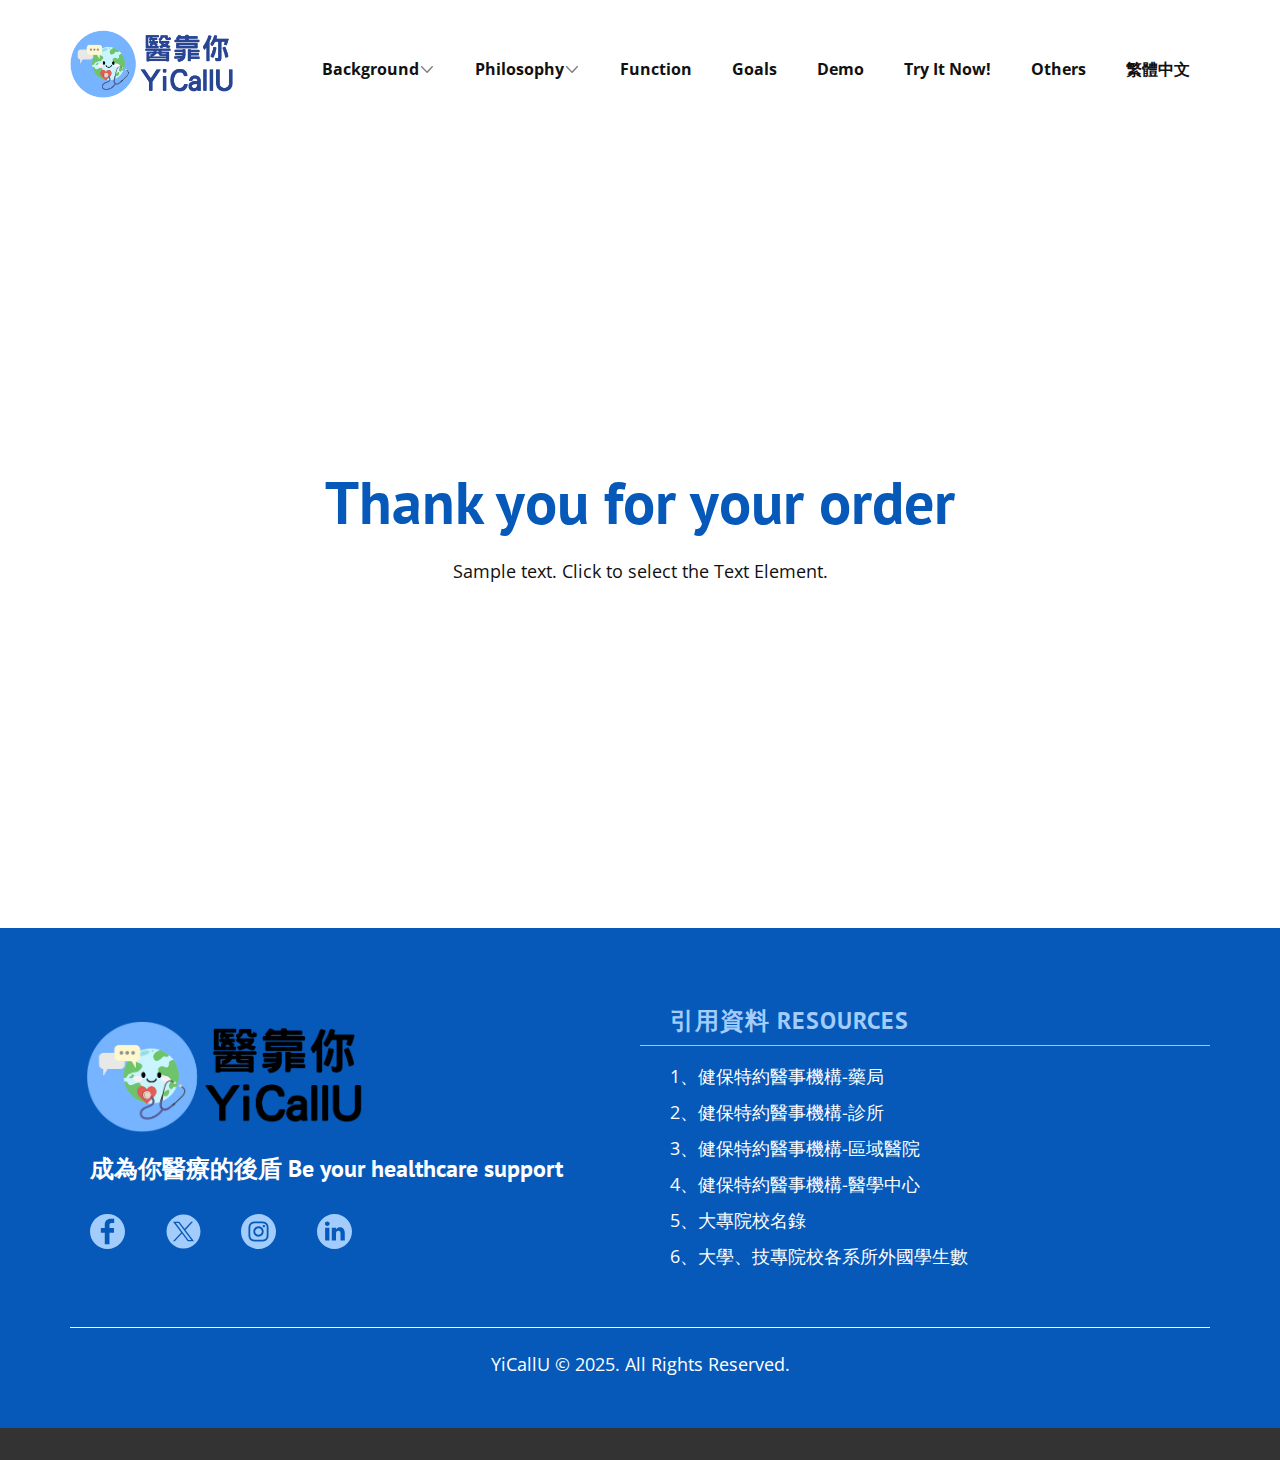
<file: thank-you-page.html>
<!DOCTYPE html>
<html style="font-size: 16px;" lang="en"><head>
    <meta name="viewport" content="width=device-width, initial-scale=1.0">
    <meta charset="utf-8">
    <meta name="keywords" content="Thank you for your order">
    <meta name="description" content="">
    <title>Thank You Template</title>
    <link rel="stylesheet" href="nicepage.css" media="screen">
<link rel="stylesheet" href="Thank-You-Template.css" media="screen">
    <script class="u-script" type="text/javascript" src="jquery.js" defer=""></script>
    <script class="u-script" type="text/javascript" src="nicepage.js" defer=""></script>
    <meta name="generator" content="Nicepage 8.0.9, nicepage.com">
    
    
    
    <link id="u-page-google-font" rel="stylesheet" href="https://fonts.googleapis.com/css2?display=swap&amp;family=PT+Sans:ital,wght@0,400;0,700;1,400;1,700&amp;family=Open+Sans:ital,wght@0,300;0,400;0,500;0,600;0,700;0,800;1,300;1,400;1,500;1,600;1,700;1,800">
    <script type="application/ld+json">{
		"@context": "http://schema.org",
		"@type": "Organization",
		"name": "",
		"logo": "images/Profile5.png",
		"sameAs": [
				"https://facebook.com/name",
				"https://twitter.com/name",
				"https://instagram.com/name"
		]
}</script>
    <meta name="theme-color" content="#0659b8">
    <meta name="twitter:site" content="@">
    <meta name="twitter:card" content="summary_large_image">
    <meta name="twitter:title" content="Thank You Template">
    <meta name="twitter:description" content="">
    <meta property="og:title" content="Thank You Template">
    <meta property="og:type" content="website">
  <meta data-intl-tel-input-cdn-path="intlTelInput/"></head>
  <body data-path-to-root="./" data-include-products="true" class="u-body u-xl-mode" data-lang="en"><header class="u-block-1005--Infinity u-clearfix u-header u-header" id="header" data-animation-name="" data-animation-duration="0" data-animation-delay="0" data-animation-direction=""><div class="u-clearfix u-sheet u-valign-middle-lg u-valign-middle-md u-valign-middle-sm u-valign-middle-xs u-sheet-1">
        <a href="#" class="data-layout-selected u-image u-logo u-image-1" data-image-width="620" data-image-height="251">
          <img src="images/Profile5.png" class="u-logo-image u-logo-image-1">
        </a>
        <nav class="u-dropdown-icon u-menu u-menu-dropdown u-offcanvas u-menu-1" role="navigation">
          <div class="menu-collapse" style="font-size: 1rem; letter-spacing: 0px; font-weight: 700;">
            <a class="u-button-style u-custom-left-right-menu-spacing u-custom-padding-bottom u-custom-text-hover-color u-custom-top-bottom-menu-spacing u-hamburger-link u-nav-link u-text-active-palette-1-base u-text-hover-palette-2-base" href="#" tabindex="-1" aria-label="Open menu" aria-controls="261f">
              <svg class="u-svg-link" viewBox="0 0 24 24"><use xlink:href="#svg-7055"></use></svg>
              <svg class="u-svg-content" version="1.1" id="svg-7055" viewBox="0 0 16 16" x="0px" y="0px" xmlns:xlink="http://www.w3.org/1999/xlink" xmlns="http://www.w3.org/2000/svg"><g><rect y="1" width="16" height="2"></rect><rect y="7" width="16" height="2"></rect><rect y="13" width="16" height="2"></rect>
</g></svg>
            </a>
          </div>
          <div class="u-custom-menu u-nav-container">
            <ul role="menubar" class="u-nav u-unstyled u-nav-1"><li role="none" class="u-nav-item"><a tabindex="-1" role="menuitem" class="u-button-style u-nav-link u-text-active-palette-1-base u-text-hover-palette-1-base" href="./#sec-fdeb" data-page-id="6594914" aria-haspopup="true" style="padding: 10px 20px;">Background</a><div class="u-nav-popup"><ul role="menu" class="u-h-spacing-20 u-nav u-unstyled u-v-spacing-10" aria-label="Background menu"><li role="none" class="u-nav-item"><a tabindex="-1" role="menuitem" class="u-active-palette-1-base u-button-style u-grey-5 u-hover-palette-1-base u-nav-link" href="./#sec-fdeb" data-page-id="6594914">Our Motivation</a>
</li><li role="none" class="u-nav-item"><a tabindex="-1" role="menuitem" class="u-active-palette-1-base u-button-style u-grey-5 u-hover-palette-1-base u-nav-link" href="./#block-2" data-page-id="6594914">The Problem</a>
</li></ul>
</div>
</li><li role="none" class="u-nav-item"><a tabindex="-1" role="menuitem" class="u-button-style u-nav-link u-text-active-palette-1-base u-text-hover-palette-1-base" href="./#sec-e5f6" data-page-id="6594914" aria-haspopup="true" style="padding: 10px 20px;">Philosophy</a><div class="u-nav-popup"><ul role="menu" class="u-h-spacing-20 u-nav u-unstyled u-v-spacing-10" aria-label="Philosophy menu"><li role="none" class="u-nav-item"><a tabindex="-1" role="menuitem" class="u-active-palette-1-base u-button-style u-grey-5 u-hover-palette-1-base u-nav-link" href="./#sec-e5f6" data-page-id="6594914">Our Mission</a>
</li><li role="none" class="u-nav-item"><a tabindex="-1" role="menuitem" class="u-active-palette-1-base u-button-style u-grey-5 u-hover-palette-1-base u-nav-link" href="./#sec-bcb4" data-page-id="6594914">Introduction</a>
</li></ul>
</div>
</li><li role="none" class="u-nav-item"><a tabindex="-1" role="menuitem" class="u-button-style u-nav-link u-text-active-palette-1-base u-text-hover-palette-1-base" href="./#block-4" data-page-id="6594914" style="padding: 10px 20px;">Function</a>
</li><li role="none" class="u-nav-item"><a tabindex="-1" role="menuitem" class="u-button-style u-nav-link u-text-active-palette-1-base u-text-hover-palette-1-base" href="./#sec-d6ec" data-page-id="6594914" style="padding: 10px 20px;">Goals</a>
</li><li role="none" class="u-nav-item"><a tabindex="-1" role="menuitem" class="u-button-style u-nav-link u-text-active-palette-1-base u-text-hover-palette-1-base" href="./#sec-f17a" data-page-id="6594914" style="padding: 10px 20px;">Demo</a>
</li><li role="none" class="u-nav-item"><a tabindex="-1" role="menuitem" class="u-button-style u-nav-link u-text-active-palette-1-base u-text-hover-palette-1-base" href="./#sec-6a72" data-page-id="6594914" style="padding: 10px 20px;">Try It Now!</a>
</li><li role="none" class="u-nav-item"><a tabindex="-1" role="menuitem" class="u-button-style u-nav-link u-text-active-palette-1-base u-text-hover-palette-1-base" href="./#block-5" data-page-id="6594914" style="padding: 10px 20px;">Others</a>
</li><li role="none" class="u-nav-item"><a role="menuitem" class="u-button-style u-nav-link u-text-active-palette-1-base u-text-hover-palette-1-base" href="Chinese.html" style="padding: 10px 20px;">繁體中文</a>
</li></ul>
          </div>
          <div class="u-custom-menu u-nav-container-collapse" id="261f" role="region" aria-label="Menu panel">
            <div class="u-black u-container-style u-inner-container-layout u-opacity u-opacity-95 u-sidenav">
              <div class="u-inner-container-layout u-sidenav-overflow">
                <div class="u-menu-close" tabindex="-1" aria-label="Close menu"></div>
                <ul class="u-align-center u-nav u-popupmenu-items u-unstyled u-nav-4" role="menubar"><li role="none" class="u-nav-item"><a tabindex="-1" role="menuitem" class="u-button-style u-nav-link" href="./#sec-fdeb" data-page-id="6594914" aria-haspopup="true">Background</a><div class="u-nav-popup"><ul role="menu" class="u-h-spacing-20 u-nav u-unstyled u-v-spacing-10" aria-label="Background menu"><li role="none" class="u-nav-item"><a tabindex="-1" role="menuitem" class="u-button-style u-nav-link" href="./#sec-fdeb" data-page-id="6594914">Our Motivation</a>
</li><li role="none" class="u-nav-item"><a tabindex="-1" role="menuitem" class="u-button-style u-nav-link" href="./#block-2" data-page-id="6594914">The Problem</a>
</li></ul>
</div>
</li><li role="none" class="u-nav-item"><a tabindex="-1" role="menuitem" class="u-button-style u-nav-link" href="./#sec-e5f6" data-page-id="6594914" aria-haspopup="true">Philosophy</a><div class="u-nav-popup"><ul role="menu" class="u-h-spacing-20 u-nav u-unstyled u-v-spacing-10" aria-label="Philosophy menu"><li role="none" class="u-nav-item"><a tabindex="-1" role="menuitem" class="u-button-style u-nav-link" href="./#sec-e5f6" data-page-id="6594914">Our Mission</a>
</li><li role="none" class="u-nav-item"><a tabindex="-1" role="menuitem" class="u-button-style u-nav-link" href="./#sec-bcb4" data-page-id="6594914">Introduction</a>
</li></ul>
</div>
</li><li role="none" class="u-nav-item"><a tabindex="-1" role="menuitem" class="u-button-style u-nav-link" href="./#block-4" data-page-id="6594914">Function</a>
</li><li role="none" class="u-nav-item"><a tabindex="-1" role="menuitem" class="u-button-style u-nav-link" href="./#sec-d6ec" data-page-id="6594914">Goals</a>
</li><li role="none" class="u-nav-item"><a tabindex="-1" role="menuitem" class="u-button-style u-nav-link" href="./#sec-f17a" data-page-id="6594914">Demo</a>
</li><li role="none" class="u-nav-item"><a tabindex="-1" role="menuitem" class="u-button-style u-nav-link" href="./#sec-6a72" data-page-id="6594914">Try It Now!</a>
</li><li role="none" class="u-nav-item"><a tabindex="-1" role="menuitem" class="u-button-style u-nav-link" href="./#block-5" data-page-id="6594914">Others</a>
</li><li role="none" class="u-nav-item"><a role="menuitem" class="u-button-style u-nav-link" href="Chinese.html">繁體中文</a>
</li></ul>
              </div>
            </div>
            <div class="u-black u-menu-overlay u-opacity u-opacity-70"></div>
          </div>
        </nav>
      </div></header>
    <section class="u-align-center u-clearfix u-container-align-center u-section-1" id="block-1">
      <div class="u-clearfix u-sheet u-valign-middle u-sheet-1">
        <h2 class="u-align-center u-text u-text-default u-text-1"> Thank you for your order</h2>
        <p class="u-align-center u-text u-text-default u-text-2">Sample text. Click to select the Text Element.</p>
      </div>
    </section>
    
    
    
    <footer class="u-align-center-sm u-align-center-xs u-clearfix u-container-align-center u-footer u-palette-1-base" id="footer"><div class="u-clearfix u-sheet u-valign-middle-lg u-valign-middle-md u-valign-middle-sm u-valign-middle-xs u-sheet-1">
        <div class="data-layout-selected u-clearfix u-expanded-width u-layout-wrap u-layout-wrap-1">
          <div class="u-gutter-0 u-layout">
            <div class="u-layout-row">
              <div class="u-container-style u-layout-cell u-shape-rectangle u-size-30 u-layout-cell-1">
                <div class="u-container-layout u-valign-top u-container-layout-1">
                  <a href="" class="u-image u-logo u-image-1" data-image-width="619" data-image-height="251">
                    <img src="images/Profile5-1.png" class="u-logo-image u-logo-image-1">
                  </a>
                  <h4 class="u-align-left u-text u-text-1"> 成為你醫療的後盾&nbsp;Be your healthcare support</h4>
                  <div class="u-social-icons u-social-icons-1">
                    <a class="u-social-url" title="facebook" target="_blank" href="https://facebook.com/name"><span class="u-icon u-social-facebook u-social-icon u-text-color-var u-icon-1"><svg class="u-svg-link" preserveAspectRatio="xMidYMin slice" viewBox="0 0 97.75 97.75" style=""><use xmlns:xlink="http://www.w3.org/1999/xlink" xlink:href="#svg-fc9a"></use></svg><svg class="u-svg-content" viewBox="0 0 97.75 97.75" x="0px" y="0px" id="svg-fc9a" style="enable-background:new 0 0 97.75 97.75;"><g><path d="M48.875,0C21.882,0,0,21.882,0,48.875S21.882,97.75,48.875,97.75S97.75,75.868,97.75,48.875S75.868,0,48.875,0z    M67.521,24.89l-6.76,0.003c-5.301,0-6.326,2.519-6.326,6.215v8.15h12.641L67.07,52.023H54.436v32.758H41.251V52.023H30.229V39.258   h11.022v-9.414c0-10.925,6.675-16.875,16.42-16.875l9.851,0.015V24.89L67.521,24.89z"></path>
</g></svg></span>
                    </a>
                    <a class="u-social-url" title="twitter" target="_blank" href="https://twitter.com/name"><span class="u-icon u-social-icon u-social-twitter u-text-color-var u-icon-2"><svg class="u-svg-link" preserveAspectRatio="xMidYMin slice" viewBox="0 0 1200 1200" style=""><use xmlns:xlink="http://www.w3.org/1999/xlink" xlink:href="#svg-a813"></use></svg><svg class="u-svg-content" viewBox="0 0 1200 1200" x="0px" y="0px" id="svg-a813" style="enable-background:new 0 0 1200 1200;"><g><polygon points="334.1,309.2 769.1,890.8 867.6,890.8 432.6,309.2 	"></polygon><path d="M600,18C278.6,18,18,278.6,18,600s260.6,582,582,582s582-260.6,582-582S921.4,18,600,18z M745.9,937.2l-198-264.8
		L302.7,937.2h-63l279.9-302.4l-278.2-372h214.4l182.4,243.8L864,262.8h63L666.4,544.3l293.8,392.9H745.9z"></path>
</g></svg></span>
                    </a>
                    <a class="u-social-url" title="instagram" target="_blank" href="https://instagram.com/name"><span class="u-icon u-social-icon u-social-instagram u-text-color-var u-icon-3"><svg class="u-svg-link" preserveAspectRatio="xMidYMin slice" viewBox="0 0 512 512" style=""><use xmlns:xlink="http://www.w3.org/1999/xlink" xlink:href="#svg-4885"></use></svg><svg class="u-svg-content" viewBox="0 0 512 512" id="svg-4885"><path d="m305 256c0 27.0625-21.9375 49-49 49s-49-21.9375-49-49 21.9375-49 49-49 49 21.9375 49 49zm0 0"></path><path d="m370.59375 169.304688c-2.355469-6.382813-6.113281-12.160157-10.996094-16.902344-4.742187-4.882813-10.515625-8.640625-16.902344-10.996094-5.179687-2.011719-12.960937-4.40625-27.292968-5.058594-15.503906-.707031-20.152344-.859375-59.402344-.859375-39.253906 0-43.902344.148438-59.402344.855469-14.332031.65625-22.117187 3.050781-27.292968 5.0625-6.386719 2.355469-12.164063 6.113281-16.902344 10.996094-4.882813 4.742187-8.640625 10.515625-11 16.902344-2.011719 5.179687-4.40625 12.964843-5.058594 27.296874-.707031 15.5-.859375 20.148438-.859375 59.402344 0 39.25.152344 43.898438.859375 59.402344.652344 14.332031 3.046875 22.113281 5.058594 27.292969 2.359375 6.386719 6.113281 12.160156 10.996094 16.902343 4.742187 4.882813 10.515624 8.640626 16.902343 10.996094 5.179688 2.015625 12.964844 4.410156 27.296875 5.0625 15.5.707032 20.144532.855469 59.398438.855469 39.257812 0 43.90625-.148437 59.402344-.855469 14.332031-.652344 22.117187-3.046875 27.296874-5.0625 12.820313-4.945312 22.953126-15.078125 27.898438-27.898437 2.011719-5.179688 4.40625-12.960938 5.0625-27.292969.707031-15.503906.855469-20.152344.855469-59.402344 0-39.253906-.148438-43.902344-.855469-59.402344-.652344-14.332031-3.046875-22.117187-5.0625-27.296874zm-114.59375 162.179687c-41.691406 0-75.488281-33.792969-75.488281-75.484375s33.796875-75.484375 75.488281-75.484375c41.6875 0 75.484375 33.792969 75.484375 75.484375s-33.796875 75.484375-75.484375 75.484375zm78.46875-136.3125c-9.742188 0-17.640625-7.898437-17.640625-17.640625s7.898437-17.640625 17.640625-17.640625 17.640625 7.898437 17.640625 17.640625c-.003906 9.742188-7.898437 17.640625-17.640625 17.640625zm0 0"></path><path d="m256 0c-141.363281 0-256 114.636719-256 256s114.636719 256 256 256 256-114.636719 256-256-114.636719-256-256-256zm146.113281 316.605469c-.710937 15.648437-3.199219 26.332031-6.832031 35.683593-7.636719 19.746094-23.246094 35.355469-42.992188 42.992188-9.347656 3.632812-20.035156 6.117188-35.679687 6.832031-15.675781.714844-20.683594.886719-60.605469.886719-39.925781 0-44.929687-.171875-60.609375-.886719-15.644531-.714843-26.332031-3.199219-35.679687-6.832031-9.8125-3.691406-18.695313-9.476562-26.039063-16.957031-7.476562-7.339844-13.261719-16.226563-16.953125-26.035157-3.632812-9.347656-6.121094-20.035156-6.832031-35.679687-.722656-15.679687-.890625-20.6875-.890625-60.609375s.167969-44.929688.886719-60.605469c.710937-15.648437 3.195312-26.332031 6.828125-35.683593 3.691406-9.808594 9.480468-18.695313 16.960937-26.035157 7.339844-7.480469 16.226563-13.265625 26.035157-16.957031 9.351562-3.632812 20.035156-6.117188 35.683593-6.832031 15.675781-.714844 20.683594-.886719 60.605469-.886719s44.929688.171875 60.605469.890625c15.648437.710937 26.332031 3.195313 35.683593 6.824219 9.808594 3.691406 18.695313 9.480468 26.039063 16.960937 7.476563 7.34375 13.265625 16.226563 16.953125 26.035157 3.636719 9.351562 6.121094 20.035156 6.835938 35.683593.714843 15.675781.882812 20.683594.882812 60.605469s-.167969 44.929688-.886719 60.605469zm0 0"></path></svg></span>
                    </a>
                    <a class="u-social-url" target="_blank" data-type="Custom" title="Custom" href=""><span class="u-icon u-social-custom u-social-icon u-text-color-var u-icon-4"><svg class="u-svg-link" preserveAspectRatio="xMidYMin slice" viewBox="0 0 512 512" style=""><use xmlns:xlink="http://www.w3.org/1999/xlink" xlink:href="#svg-6e12"></use></svg><svg class="u-svg-content" viewBox="0 0 512 512" id="svg-6e12"><path d="m256 0c-141.363281 0-256 114.636719-256 256s114.636719 256 256 256 256-114.636719 256-256-114.636719-256-256-256zm-74.390625 387h-62.347656v-187.574219h62.347656zm-31.171875-213.1875h-.40625c-20.921875 0-34.453125-14.402344-34.453125-32.402344 0-18.40625 13.945313-32.410156 35.273437-32.410156 21.328126 0 34.453126 14.003906 34.859376 32.410156 0 18-13.53125 32.402344-35.273438 32.402344zm255.984375 213.1875h-62.339844v-100.347656c0-25.21875-9.027343-42.417969-31.585937-42.417969-17.222656 0-27.480469 11.601563-31.988282 22.800781-1.648437 4.007813-2.050781 9.609375-2.050781 15.214844v104.75h-62.34375s.816407-169.976562 0-187.574219h62.34375v26.558594c8.285157-12.78125 23.109375-30.960937 56.1875-30.960937 41.019531 0 71.777344 26.808593 71.777344 84.421874zm0 0"></path></svg></span>
                    </a>
                  </div>
                </div>
              </div>
              <div class="u-container-style u-layout-cell u-shape-rectangle u-size-30 u-layout-cell-2">
                <div class="u-container-layout u-valign-top-lg u-valign-top-md u-valign-top-sm u-valign-top-xs u-container-layout-2">
                  <h5 class="u-align-left u-text u-text-2"><b>引用資料 Resources</b>
                  </h5>
                  <div class="u-align-left u-border-1 u-border-grey-25 u-border-no-bottom u-border-no-left u-expanded-width u-line u-line-horizontal u-line-1"></div>
                  <p class="u-align-left u-text u-text-3">
                    <a href="" class="u-active-none u-border-1 u-border-active-white u-border-hover-white u-border-no-left u-border-no-right u-border-no-top u-btn u-button-link u-button-style u-hover-none u-none u-text-active-grey-10 u-text-body-alt-color u-text-hover-grey-10 u-btn-1" data-animation-name="" data-animation-duration="0" data-animation-delay="0" data-animation-direction=""> 1、健保特約醫事機構-藥局<br>2、健保特約醫事機構-診所<br>3、健保特約醫事機構-區域醫院<br>4、健保特約醫事機構-醫學中心<br>5、大專院校名錄<br>6、大學、技專院校各系所外國學生數 
                    </a>
                    <br>
                  </p>
                </div>
              </div>
            </div>
          </div>
        </div>
        <div class="u-align-center u-border-1 u-border-white u-expanded-width u-line u-line-horizontal u-line-2"></div>
        <p class="u-align-center u-align-right-xxl u-text u-text-4">YiCallU © 2025. All Rights Reserved.</p>
      </div></footer>
    <section class="u-backlink u-clearfix u-grey-80"></section>
  
</body></html>
</file>
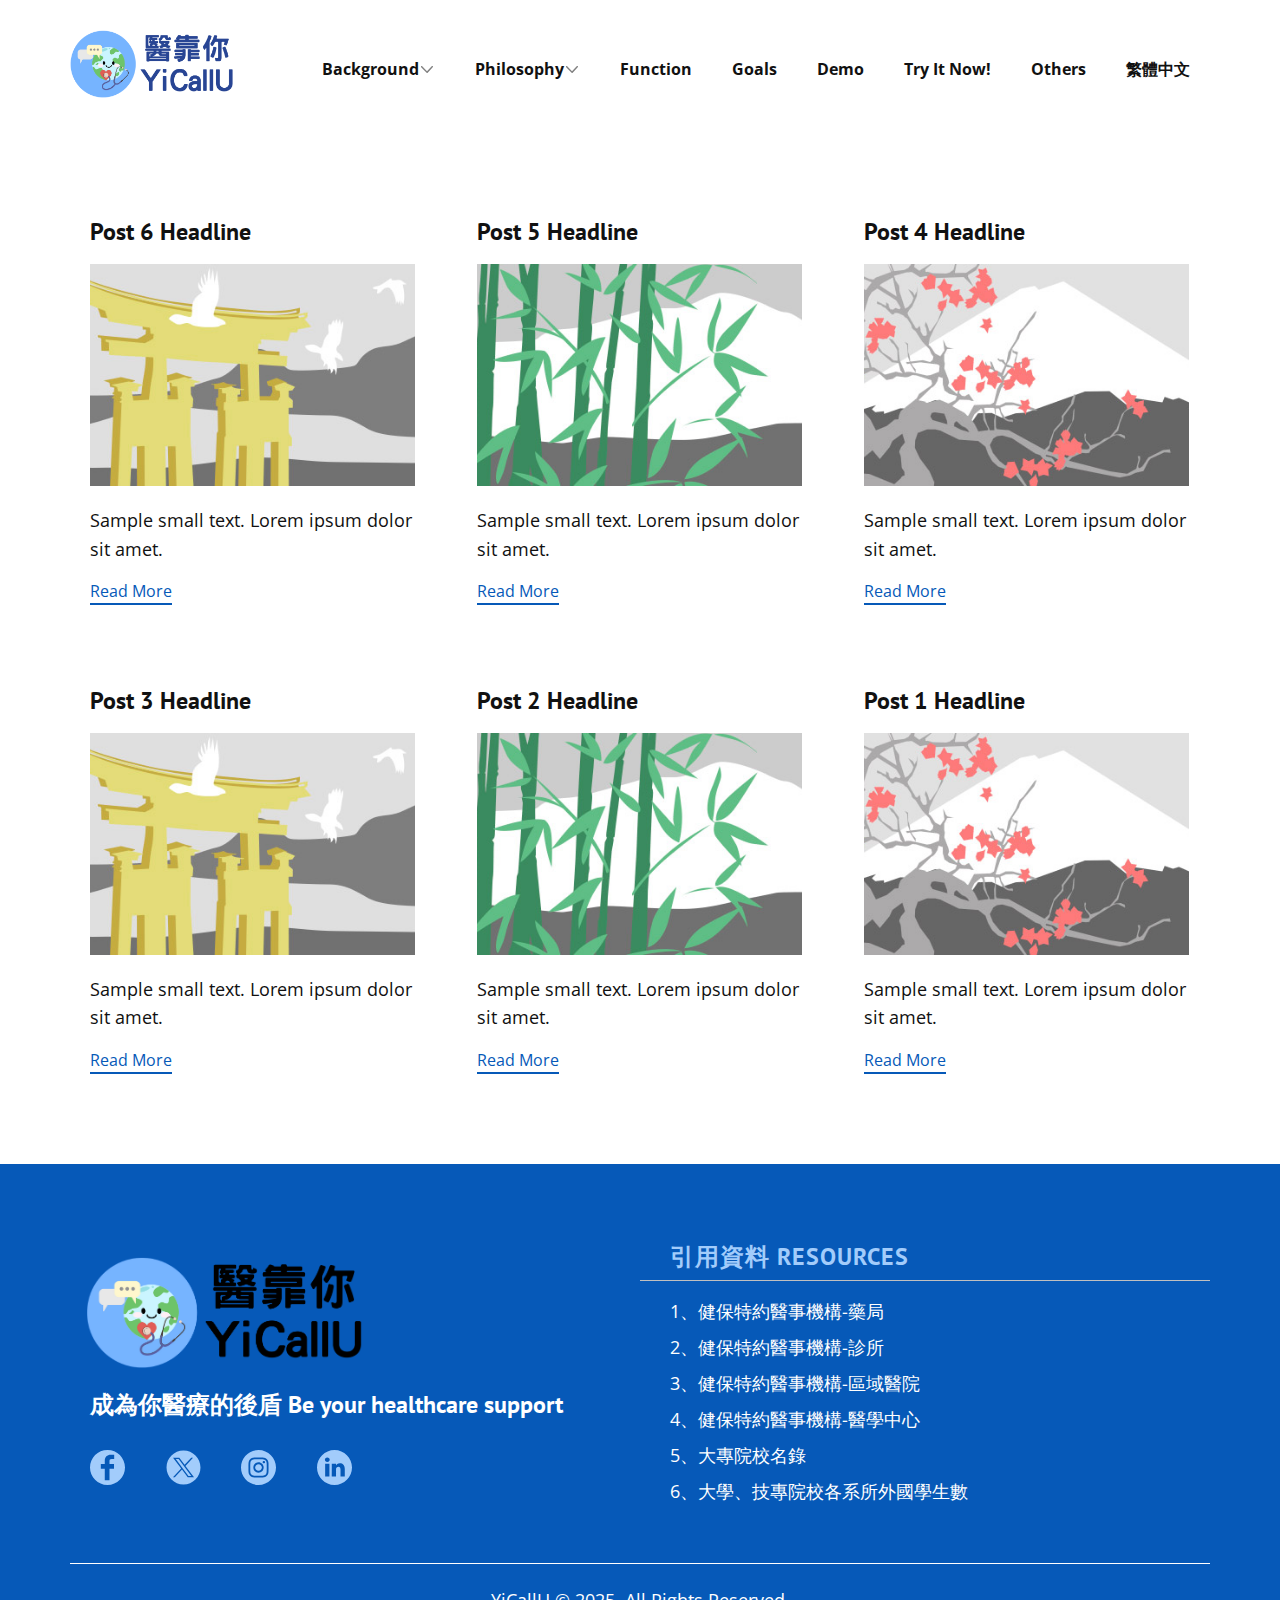
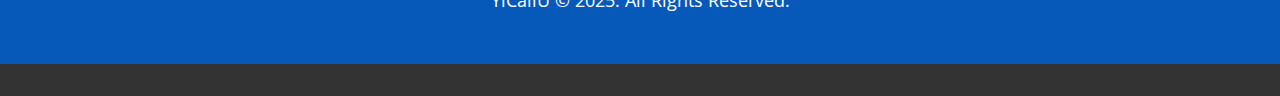
<file: blog/blog.html>
<!DOCTYPE html>
<html style="font-size: 16px;" lang="en"><head>
    <meta name="viewport" content="width=device-width, initial-scale=1.0">
    <meta charset="utf-8">
    <meta name="keywords" content="">
    <meta name="description" content="">
    <title>Blog</title>
    <link rel="stylesheet" href="../nicepage.css" media="screen">
<link rel="stylesheet" href="../Blog-Template.css" media="screen">
    <script class="u-script" type="text/javascript" src="../jquery.js" defer=""></script>
    <script class="u-script" type="text/javascript" src="../nicepage.js" defer=""></script>
    <meta name="generator" content="Nicepage 8.0.9, nicepage.com">
    
    
    
    <link id="u-page-google-font" rel="stylesheet" href="https://fonts.googleapis.com/css2?display=swap&amp;family=PT+Sans:ital,wght@0,400;0,700;1,400;1,700&amp;family=Open+Sans:ital,wght@0,300;0,400;0,500;0,600;0,700;0,800;1,300;1,400;1,500;1,600;1,700;1,800">
    <script type="application/ld+json">{
		"@context": "http://schema.org",
		"@type": "Organization",
		"name": "",
		"logo": "images/Profile5.png",
		"sameAs": [
				"https://facebook.com/name",
				"https://twitter.com/name",
				"https://instagram.com/name"
		]
}</script>
    <meta name="theme-color" content="#0659b8">
    <meta name="twitter:site" content="@">
    <meta name="twitter:card" content="summary_large_image">
    <meta name="twitter:title" content="Blog">
    <meta name="twitter:description" content="">
  <meta data-intl-tel-input-cdn-path="intlTelInput/"></head>
  <body data-path-to-root="../" data-include-products="true" class="u-body u-xl-mode" data-lang="en"><header class="u-block-1005--Infinity u-clearfix u-header u-header" id="header" data-animation-name="" data-animation-duration="0" data-animation-delay="0" data-animation-direction=""><div class="u-clearfix u-sheet u-valign-middle-lg u-valign-middle-md u-valign-middle-sm u-valign-middle-xs u-sheet-1">
        <a href="#" class="data-layout-selected u-image u-logo u-image-1" data-image-width="620" data-image-height="251">
          <img src="../images/Profile5.png" class="u-logo-image u-logo-image-1">
        </a>
        <nav class="u-dropdown-icon u-menu u-menu-dropdown u-offcanvas u-menu-1" role="navigation">
          <div class="menu-collapse" style="font-size: 1rem; letter-spacing: 0px; font-weight: 700;">
            <a class="u-button-style u-custom-left-right-menu-spacing u-custom-padding-bottom u-custom-text-hover-color u-custom-top-bottom-menu-spacing u-hamburger-link u-nav-link u-text-active-palette-1-base u-text-hover-palette-2-base" href="#" tabindex="-1" aria-label="Open menu" aria-controls="261f">
              <svg class="u-svg-link" viewBox="0 0 24 24"><use xlink:href="#svg-7055"></use></svg>
              <svg class="u-svg-content" version="1.1" id="svg-7055" viewBox="0 0 16 16" x="0px" y="0px" xmlns:xlink="http://www.w3.org/1999/xlink" xmlns="http://www.w3.org/2000/svg"><g><rect y="1" width="16" height="2"></rect><rect y="7" width="16" height="2"></rect><rect y="13" width="16" height="2"></rect>
</g></svg>
            </a>
          </div>
          <div class="u-custom-menu u-nav-container">
            <ul role="menubar" class="u-nav u-unstyled u-nav-1"><li role="none" class="u-nav-item"><a tabindex="-1" role="menuitem" class="u-button-style u-nav-link u-text-active-palette-1-base u-text-hover-palette-1-base" href="../#sec-fdeb" data-page-id="6594914" aria-haspopup="true" style="padding: 10px 20px;">Background</a><div class="u-nav-popup"><ul role="menu" class="u-h-spacing-20 u-nav u-unstyled u-v-spacing-10" aria-label="Background menu"><li role="none" class="u-nav-item"><a tabindex="-1" role="menuitem" class="u-active-palette-1-base u-button-style u-grey-5 u-hover-palette-1-base u-nav-link" href="../#sec-fdeb" data-page-id="6594914">Our Motivation</a>
</li><li role="none" class="u-nav-item"><a tabindex="-1" role="menuitem" class="u-active-palette-1-base u-button-style u-grey-5 u-hover-palette-1-base u-nav-link" href="../#block-2" data-page-id="6594914">The Problem</a>
</li></ul>
</div>
</li><li role="none" class="u-nav-item"><a tabindex="-1" role="menuitem" class="u-button-style u-nav-link u-text-active-palette-1-base u-text-hover-palette-1-base" href="../#sec-e5f6" data-page-id="6594914" aria-haspopup="true" style="padding: 10px 20px;">Philosophy</a><div class="u-nav-popup"><ul role="menu" class="u-h-spacing-20 u-nav u-unstyled u-v-spacing-10" aria-label="Philosophy menu"><li role="none" class="u-nav-item"><a tabindex="-1" role="menuitem" class="u-active-palette-1-base u-button-style u-grey-5 u-hover-palette-1-base u-nav-link" href="../#sec-e5f6" data-page-id="6594914">Our Mission</a>
</li><li role="none" class="u-nav-item"><a tabindex="-1" role="menuitem" class="u-active-palette-1-base u-button-style u-grey-5 u-hover-palette-1-base u-nav-link" href="../#sec-bcb4" data-page-id="6594914">Introduction</a>
</li></ul>
</div>
</li><li role="none" class="u-nav-item"><a tabindex="-1" role="menuitem" class="u-button-style u-nav-link u-text-active-palette-1-base u-text-hover-palette-1-base" href="../#block-4" data-page-id="6594914" style="padding: 10px 20px;">Function</a>
</li><li role="none" class="u-nav-item"><a tabindex="-1" role="menuitem" class="u-button-style u-nav-link u-text-active-palette-1-base u-text-hover-palette-1-base" href="../#sec-d6ec" data-page-id="6594914" style="padding: 10px 20px;">Goals</a>
</li><li role="none" class="u-nav-item"><a tabindex="-1" role="menuitem" class="u-button-style u-nav-link u-text-active-palette-1-base u-text-hover-palette-1-base" href="../#sec-f17a" data-page-id="6594914" style="padding: 10px 20px;">Demo</a>
</li><li role="none" class="u-nav-item"><a tabindex="-1" role="menuitem" class="u-button-style u-nav-link u-text-active-palette-1-base u-text-hover-palette-1-base" href="../#sec-6a72" data-page-id="6594914" style="padding: 10px 20px;">Try It Now!</a>
</li><li role="none" class="u-nav-item"><a tabindex="-1" role="menuitem" class="u-button-style u-nav-link u-text-active-palette-1-base u-text-hover-palette-1-base" href="../#block-5" data-page-id="6594914" style="padding: 10px 20px;">Others</a>
</li><li role="none" class="u-nav-item"><a role="menuitem" class="u-button-style u-nav-link u-text-active-palette-1-base u-text-hover-palette-1-base" href="../Chinese.html" style="padding: 10px 20px;">繁體中文</a>
</li></ul>
          </div>
          <div class="u-custom-menu u-nav-container-collapse" id="261f" role="region" aria-label="Menu panel">
            <div class="u-black u-container-style u-inner-container-layout u-opacity u-opacity-95 u-sidenav">
              <div class="u-inner-container-layout u-sidenav-overflow">
                <div class="u-menu-close" tabindex="-1" aria-label="Close menu"></div>
                <ul class="u-align-center u-nav u-popupmenu-items u-unstyled u-nav-4" role="menubar"><li role="none" class="u-nav-item"><a tabindex="-1" role="menuitem" class="u-button-style u-nav-link" href="../#sec-fdeb" data-page-id="6594914" aria-haspopup="true">Background</a><div class="u-nav-popup"><ul role="menu" class="u-h-spacing-20 u-nav u-unstyled u-v-spacing-10" aria-label="Background menu"><li role="none" class="u-nav-item"><a tabindex="-1" role="menuitem" class="u-button-style u-nav-link" href="../#sec-fdeb" data-page-id="6594914">Our Motivation</a>
</li><li role="none" class="u-nav-item"><a tabindex="-1" role="menuitem" class="u-button-style u-nav-link" href="../#block-2" data-page-id="6594914">The Problem</a>
</li></ul>
</div>
</li><li role="none" class="u-nav-item"><a tabindex="-1" role="menuitem" class="u-button-style u-nav-link" href="../#sec-e5f6" data-page-id="6594914" aria-haspopup="true">Philosophy</a><div class="u-nav-popup"><ul role="menu" class="u-h-spacing-20 u-nav u-unstyled u-v-spacing-10" aria-label="Philosophy menu"><li role="none" class="u-nav-item"><a tabindex="-1" role="menuitem" class="u-button-style u-nav-link" href="../#sec-e5f6" data-page-id="6594914">Our Mission</a>
</li><li role="none" class="u-nav-item"><a tabindex="-1" role="menuitem" class="u-button-style u-nav-link" href="../#sec-bcb4" data-page-id="6594914">Introduction</a>
</li></ul>
</div>
</li><li role="none" class="u-nav-item"><a tabindex="-1" role="menuitem" class="u-button-style u-nav-link" href="../#block-4" data-page-id="6594914">Function</a>
</li><li role="none" class="u-nav-item"><a tabindex="-1" role="menuitem" class="u-button-style u-nav-link" href="../#sec-d6ec" data-page-id="6594914">Goals</a>
</li><li role="none" class="u-nav-item"><a tabindex="-1" role="menuitem" class="u-button-style u-nav-link" href="../#sec-f17a" data-page-id="6594914">Demo</a>
</li><li role="none" class="u-nav-item"><a tabindex="-1" role="menuitem" class="u-button-style u-nav-link" href="../#sec-6a72" data-page-id="6594914">Try It Now!</a>
</li><li role="none" class="u-nav-item"><a tabindex="-1" role="menuitem" class="u-button-style u-nav-link" href="../#block-5" data-page-id="6594914">Others</a>
</li><li role="none" class="u-nav-item"><a role="menuitem" class="u-button-style u-nav-link" href="../Chinese.html">繁體中文</a>
</li></ul>
              </div>
            </div>
            <div class="u-black u-menu-overlay u-opacity u-opacity-70"></div>
          </div>
        </nav>
      </div></header>
    <section class="u-clearfix u-section-1" id="block-1">
      <div class="u-clearfix u-sheet u-valign-middle u-sheet-1"><!--blog--><!--blog_options_json--><!--{"type":"Recent","source":"","tags":"","count":""}--><!--/blog_options_json-->
        <div class="u-blog u-expanded-width u-repeater u-repeater-1" data-blog-id="blog-1"><!--blog_post-->
          <div class="u-blog-post u-container-style u-repeater-item u-white u-repeater-item-1">
            <div class="u-container-layout u-similar-container u-valign-top u-container-layout-1"><!--blog_post_header-->
              <h4 class="u-blog-control u-text u-text-1">
                <a class="u-post-header-link" href="../blog/post-5.html">Post 6 Headline</a>
              </h4><!--/blog_post_header--><!--blog_post_image-->
              <img alt="" class="u-blog-control u-expanded-width u-image u-image-default u-image-1" src="../images/8ad73f3c.jpeg" data-href="../blog/post-5.html"><!--/blog_post_image--><!--blog_post_content-->
              <div class="u-blog-control u-post-content u-text u-text-2 fr-view">Sample small text. Lorem ipsum dolor sit amet.</div><!--/blog_post_content--><!--blog_post_readmore-->
              <a href="../blog/post-5.html" class="u-blog-control u-border-2 u-border-palette-1-base u-btn u-btn-rectangle u-button-style u-none u-btn-1"><!--blog_post_readmore_content--><!--options_json--><!--{"content":"","defaultValue":"Read More"}--><!--/options_json-->Read More<!--/blog_post_readmore_content--></a><!--/blog_post_readmore-->
            </div>
          </div><div class="u-blog-post u-container-style u-repeater-item u-video-cover u-white">
            <div class="u-container-layout u-similar-container u-valign-top u-container-layout-2"><!--blog_post_header-->
              <h4 class="u-blog-control u-text u-text-3">
                <a class="u-post-header-link" href="../blog/post-4.html">Post 5 Headline</a>
              </h4><!--/blog_post_header--><!--blog_post_image-->
              <img alt="" class="u-blog-control u-expanded-width u-image u-image-default u-image-2" src="../images/68f64b9d.jpeg" data-href="../blog/post-4.html"><!--/blog_post_image--><!--blog_post_content-->
              <div class="u-blog-control u-post-content u-text u-text-4 fr-view">Sample small text. Lorem ipsum dolor sit amet.</div><!--/blog_post_content--><!--blog_post_readmore-->
              <a href="../blog/post-4.html" class="u-blog-control u-border-2 u-border-palette-1-base u-btn u-btn-rectangle u-button-style u-none u-btn-2"><!--blog_post_readmore_content--><!--options_json--><!--{"content":"","defaultValue":"Read More"}--><!--/options_json-->Read More<!--/blog_post_readmore_content--></a><!--/blog_post_readmore-->
            </div>
          </div><div class="u-blog-post u-container-style u-repeater-item u-video-cover u-white">
            <div class="u-container-layout u-similar-container u-valign-top u-container-layout-3"><!--blog_post_header-->
              <h4 class="u-blog-control u-text u-text-5">
                <a class="u-post-header-link" href="../blog/post-3.html">Post 4 Headline</a>
              </h4><!--/blog_post_header--><!--blog_post_image-->
              <img alt="" class="u-blog-control u-expanded-width u-image u-image-default u-image-3" src="../images/0fd3416c.jpeg" data-href="../blog/post-3.html"><!--/blog_post_image--><!--blog_post_content-->
              <div class="u-blog-control u-post-content u-text u-text-6 fr-view">Sample small text. Lorem ipsum dolor sit amet.</div><!--/blog_post_content--><!--blog_post_readmore-->
              <a href="../blog/post-3.html" class="u-blog-control u-border-2 u-border-palette-1-base u-btn u-btn-rectangle u-button-style u-none u-btn-3"><!--blog_post_readmore_content--><!--options_json--><!--{"content":"","defaultValue":"Read More"}--><!--/options_json-->Read More<!--/blog_post_readmore_content--></a><!--/blog_post_readmore-->
            </div>
          </div><div class="u-blog-post u-container-style u-repeater-item u-white u-repeater-item-1">
            <div class="u-container-layout u-similar-container u-valign-top u-container-layout-1"><!--blog_post_header-->
              <h4 class="u-blog-control u-text u-text-1">
                <a class="u-post-header-link" href="../blog/post-2.html">Post 3 Headline</a>
              </h4><!--/blog_post_header--><!--blog_post_image-->
              <img alt="" class="u-blog-control u-expanded-width u-image u-image-default u-image-1" src="../images/8ad73f3c.jpeg" data-href="../blog/post-2.html"><!--/blog_post_image--><!--blog_post_content-->
              <div class="u-blog-control u-post-content u-text u-text-2 fr-view">Sample small text. Lorem ipsum dolor sit amet.</div><!--/blog_post_content--><!--blog_post_readmore-->
              <a href="../blog/post-2.html" class="u-blog-control u-border-2 u-border-palette-1-base u-btn u-btn-rectangle u-button-style u-none u-btn-1"><!--blog_post_readmore_content--><!--options_json--><!--{"content":"","defaultValue":"Read More"}--><!--/options_json-->Read More<!--/blog_post_readmore_content--></a><!--/blog_post_readmore-->
            </div>
          </div><div class="u-blog-post u-container-style u-repeater-item u-video-cover u-white">
            <div class="u-container-layout u-similar-container u-valign-top u-container-layout-2"><!--blog_post_header-->
              <h4 class="u-blog-control u-text u-text-3">
                <a class="u-post-header-link" href="../blog/post-1.html">Post 2 Headline</a>
              </h4><!--/blog_post_header--><!--blog_post_image-->
              <img alt="" class="u-blog-control u-expanded-width u-image u-image-default u-image-2" src="../images/68f64b9d.jpeg" data-href="../blog/post-1.html"><!--/blog_post_image--><!--blog_post_content-->
              <div class="u-blog-control u-post-content u-text u-text-4 fr-view">Sample small text. Lorem ipsum dolor sit amet.</div><!--/blog_post_content--><!--blog_post_readmore-->
              <a href="../blog/post-1.html" class="u-blog-control u-border-2 u-border-palette-1-base u-btn u-btn-rectangle u-button-style u-none u-btn-2"><!--blog_post_readmore_content--><!--options_json--><!--{"content":"","defaultValue":"Read More"}--><!--/options_json-->Read More<!--/blog_post_readmore_content--></a><!--/blog_post_readmore-->
            </div>
          </div><div class="u-blog-post u-container-style u-repeater-item u-video-cover u-white">
            <div class="u-container-layout u-similar-container u-valign-top u-container-layout-3"><!--blog_post_header-->
              <h4 class="u-blog-control u-text u-text-5">
                <a class="u-post-header-link" href="../blog/post.html">Post 1 Headline</a>
              </h4><!--/blog_post_header--><!--blog_post_image-->
              <img alt="" class="u-blog-control u-expanded-width u-image u-image-default u-image-3" src="../images/0fd3416c.jpeg" data-href="../blog/post.html"><!--/blog_post_image--><!--blog_post_content-->
              <div class="u-blog-control u-post-content u-text u-text-6 fr-view">Sample small text. Lorem ipsum dolor sit amet.</div><!--/blog_post_content--><!--blog_post_readmore-->
              <a href="../blog/post.html" class="u-blog-control u-border-2 u-border-palette-1-base u-btn u-btn-rectangle u-button-style u-none u-btn-3"><!--blog_post_readmore_content--><!--options_json--><!--{"content":"","defaultValue":"Read More"}--><!--/options_json-->Read More<!--/blog_post_readmore_content--></a><!--/blog_post_readmore-->
            </div>
          </div><!--/blog_post--><!--blog_post-->
          <!--/blog_post--><!--blog_post-->
          <!--/blog_post-->
        </div><!--/blog-->
      </div>
    </section>
    
    
    
    <footer class="u-align-center-sm u-align-center-xs u-clearfix u-container-align-center u-footer u-palette-1-base" id="footer"><div class="u-clearfix u-sheet u-valign-middle-lg u-valign-middle-md u-valign-middle-sm u-valign-middle-xs u-sheet-1">
        <div class="data-layout-selected u-clearfix u-expanded-width u-layout-wrap u-layout-wrap-1">
          <div class="u-gutter-0 u-layout">
            <div class="u-layout-row">
              <div class="u-container-style u-layout-cell u-shape-rectangle u-size-30 u-layout-cell-1">
                <div class="u-container-layout u-valign-top u-container-layout-1">
                  <a href="" class="u-image u-logo u-image-1" data-image-width="619" data-image-height="251">
                    <img src="../images/Profile5-1.png" class="u-logo-image u-logo-image-1">
                  </a>
                  <h4 class="u-align-left u-text u-text-1"> 成為你醫療的後盾&nbsp;Be your healthcare support</h4>
                  <div class="u-social-icons u-social-icons-1">
                    <a class="u-social-url" title="facebook" target="_blank" href="https://facebook.com/name"><span class="u-icon u-social-facebook u-social-icon u-text-color-var u-icon-1"><svg class="u-svg-link" preserveAspectRatio="xMidYMin slice" viewBox="0 0 97.75 97.75" style=""><use xmlns:xlink="http://www.w3.org/1999/xlink" xlink:href="#svg-fc9a"></use></svg><svg class="u-svg-content" viewBox="0 0 97.75 97.75" x="0px" y="0px" id="svg-fc9a" style="enable-background:new 0 0 97.75 97.75;"><g><path d="M48.875,0C21.882,0,0,21.882,0,48.875S21.882,97.75,48.875,97.75S97.75,75.868,97.75,48.875S75.868,0,48.875,0z    M67.521,24.89l-6.76,0.003c-5.301,0-6.326,2.519-6.326,6.215v8.15h12.641L67.07,52.023H54.436v32.758H41.251V52.023H30.229V39.258   h11.022v-9.414c0-10.925,6.675-16.875,16.42-16.875l9.851,0.015V24.89L67.521,24.89z"></path>
</g></svg></span>
                    </a>
                    <a class="u-social-url" title="twitter" target="_blank" href="https://twitter.com/name"><span class="u-icon u-social-icon u-social-twitter u-text-color-var u-icon-2"><svg class="u-svg-link" preserveAspectRatio="xMidYMin slice" viewBox="0 0 1200 1200" style=""><use xmlns:xlink="http://www.w3.org/1999/xlink" xlink:href="#svg-a813"></use></svg><svg class="u-svg-content" viewBox="0 0 1200 1200" x="0px" y="0px" id="svg-a813" style="enable-background:new 0 0 1200 1200;"><g><polygon points="334.1,309.2 769.1,890.8 867.6,890.8 432.6,309.2 	"></polygon><path d="M600,18C278.6,18,18,278.6,18,600s260.6,582,582,582s582-260.6,582-582S921.4,18,600,18z M745.9,937.2l-198-264.8
		L302.7,937.2h-63l279.9-302.4l-278.2-372h214.4l182.4,243.8L864,262.8h63L666.4,544.3l293.8,392.9H745.9z"></path>
</g></svg></span>
                    </a>
                    <a class="u-social-url" title="instagram" target="_blank" href="https://instagram.com/name"><span class="u-icon u-social-icon u-social-instagram u-text-color-var u-icon-3"><svg class="u-svg-link" preserveAspectRatio="xMidYMin slice" viewBox="0 0 512 512" style=""><use xmlns:xlink="http://www.w3.org/1999/xlink" xlink:href="#svg-4885"></use></svg><svg class="u-svg-content" viewBox="0 0 512 512" id="svg-4885"><path d="m305 256c0 27.0625-21.9375 49-49 49s-49-21.9375-49-49 21.9375-49 49-49 49 21.9375 49 49zm0 0"></path><path d="m370.59375 169.304688c-2.355469-6.382813-6.113281-12.160157-10.996094-16.902344-4.742187-4.882813-10.515625-8.640625-16.902344-10.996094-5.179687-2.011719-12.960937-4.40625-27.292968-5.058594-15.503906-.707031-20.152344-.859375-59.402344-.859375-39.253906 0-43.902344.148438-59.402344.855469-14.332031.65625-22.117187 3.050781-27.292968 5.0625-6.386719 2.355469-12.164063 6.113281-16.902344 10.996094-4.882813 4.742187-8.640625 10.515625-11 16.902344-2.011719 5.179687-4.40625 12.964843-5.058594 27.296874-.707031 15.5-.859375 20.148438-.859375 59.402344 0 39.25.152344 43.898438.859375 59.402344.652344 14.332031 3.046875 22.113281 5.058594 27.292969 2.359375 6.386719 6.113281 12.160156 10.996094 16.902343 4.742187 4.882813 10.515624 8.640626 16.902343 10.996094 5.179688 2.015625 12.964844 4.410156 27.296875 5.0625 15.5.707032 20.144532.855469 59.398438.855469 39.257812 0 43.90625-.148437 59.402344-.855469 14.332031-.652344 22.117187-3.046875 27.296874-5.0625 12.820313-4.945312 22.953126-15.078125 27.898438-27.898437 2.011719-5.179688 4.40625-12.960938 5.0625-27.292969.707031-15.503906.855469-20.152344.855469-59.402344 0-39.253906-.148438-43.902344-.855469-59.402344-.652344-14.332031-3.046875-22.117187-5.0625-27.296874zm-114.59375 162.179687c-41.691406 0-75.488281-33.792969-75.488281-75.484375s33.796875-75.484375 75.488281-75.484375c41.6875 0 75.484375 33.792969 75.484375 75.484375s-33.796875 75.484375-75.484375 75.484375zm78.46875-136.3125c-9.742188 0-17.640625-7.898437-17.640625-17.640625s7.898437-17.640625 17.640625-17.640625 17.640625 7.898437 17.640625 17.640625c-.003906 9.742188-7.898437 17.640625-17.640625 17.640625zm0 0"></path><path d="m256 0c-141.363281 0-256 114.636719-256 256s114.636719 256 256 256 256-114.636719 256-256-114.636719-256-256-256zm146.113281 316.605469c-.710937 15.648437-3.199219 26.332031-6.832031 35.683593-7.636719 19.746094-23.246094 35.355469-42.992188 42.992188-9.347656 3.632812-20.035156 6.117188-35.679687 6.832031-15.675781.714844-20.683594.886719-60.605469.886719-39.925781 0-44.929687-.171875-60.609375-.886719-15.644531-.714843-26.332031-3.199219-35.679687-6.832031-9.8125-3.691406-18.695313-9.476562-26.039063-16.957031-7.476562-7.339844-13.261719-16.226563-16.953125-26.035157-3.632812-9.347656-6.121094-20.035156-6.832031-35.679687-.722656-15.679687-.890625-20.6875-.890625-60.609375s.167969-44.929688.886719-60.605469c.710937-15.648437 3.195312-26.332031 6.828125-35.683593 3.691406-9.808594 9.480468-18.695313 16.960937-26.035157 7.339844-7.480469 16.226563-13.265625 26.035157-16.957031 9.351562-3.632812 20.035156-6.117188 35.683593-6.832031 15.675781-.714844 20.683594-.886719 60.605469-.886719s44.929688.171875 60.605469.890625c15.648437.710937 26.332031 3.195313 35.683593 6.824219 9.808594 3.691406 18.695313 9.480468 26.039063 16.960937 7.476563 7.34375 13.265625 16.226563 16.953125 26.035157 3.636719 9.351562 6.121094 20.035156 6.835938 35.683593.714843 15.675781.882812 20.683594.882812 60.605469s-.167969 44.929688-.886719 60.605469zm0 0"></path></svg></span>
                    </a>
                    <a class="u-social-url" target="_blank" data-type="Custom" title="Custom" href=""><span class="u-icon u-social-custom u-social-icon u-text-color-var u-icon-4"><svg class="u-svg-link" preserveAspectRatio="xMidYMin slice" viewBox="0 0 512 512" style=""><use xmlns:xlink="http://www.w3.org/1999/xlink" xlink:href="#svg-6e12"></use></svg><svg class="u-svg-content" viewBox="0 0 512 512" id="svg-6e12"><path d="m256 0c-141.363281 0-256 114.636719-256 256s114.636719 256 256 256 256-114.636719 256-256-114.636719-256-256-256zm-74.390625 387h-62.347656v-187.574219h62.347656zm-31.171875-213.1875h-.40625c-20.921875 0-34.453125-14.402344-34.453125-32.402344 0-18.40625 13.945313-32.410156 35.273437-32.410156 21.328126 0 34.453126 14.003906 34.859376 32.410156 0 18-13.53125 32.402344-35.273438 32.402344zm255.984375 213.1875h-62.339844v-100.347656c0-25.21875-9.027343-42.417969-31.585937-42.417969-17.222656 0-27.480469 11.601563-31.988282 22.800781-1.648437 4.007813-2.050781 9.609375-2.050781 15.214844v104.75h-62.34375s.816407-169.976562 0-187.574219h62.34375v26.558594c8.285157-12.78125 23.109375-30.960937 56.1875-30.960937 41.019531 0 71.777344 26.808593 71.777344 84.421874zm0 0"></path></svg></span>
                    </a>
                  </div>
                </div>
              </div>
              <div class="u-container-style u-layout-cell u-shape-rectangle u-size-30 u-layout-cell-2">
                <div class="u-container-layout u-valign-top-lg u-valign-top-md u-valign-top-sm u-valign-top-xs u-container-layout-2">
                  <h5 class="u-align-left u-text u-text-2"><b>引用資料 Resources</b>
                  </h5>
                  <div class="u-align-left u-border-1 u-border-grey-25 u-border-no-bottom u-border-no-left u-expanded-width u-line u-line-horizontal u-line-1"></div>
                  <p class="u-align-left u-text u-text-3">
                    <a href="" class="u-active-none u-border-1 u-border-active-white u-border-hover-white u-border-no-left u-border-no-right u-border-no-top u-btn u-button-link u-button-style u-hover-none u-none u-text-active-grey-10 u-text-body-alt-color u-text-hover-grey-10 u-btn-1" data-animation-name="" data-animation-duration="0" data-animation-delay="0" data-animation-direction=""> 1、健保特約醫事機構-藥局<br>2、健保特約醫事機構-診所<br>3、健保特約醫事機構-區域醫院<br>4、健保特約醫事機構-醫學中心<br>5、大專院校名錄<br>6、大學、技專院校各系所外國學生數 
                    </a>
                    <br>
                  </p>
                </div>
              </div>
            </div>
          </div>
        </div>
        <div class="u-align-center u-border-1 u-border-white u-expanded-width u-line u-line-horizontal u-line-2"></div>
        <p class="u-align-center u-align-right-xxl u-text u-text-4">YiCallU © 2025. All Rights Reserved.</p>
      </div></footer>
    <section class="u-backlink u-clearfix u-grey-80"></section>
  
</body></html>
</file>
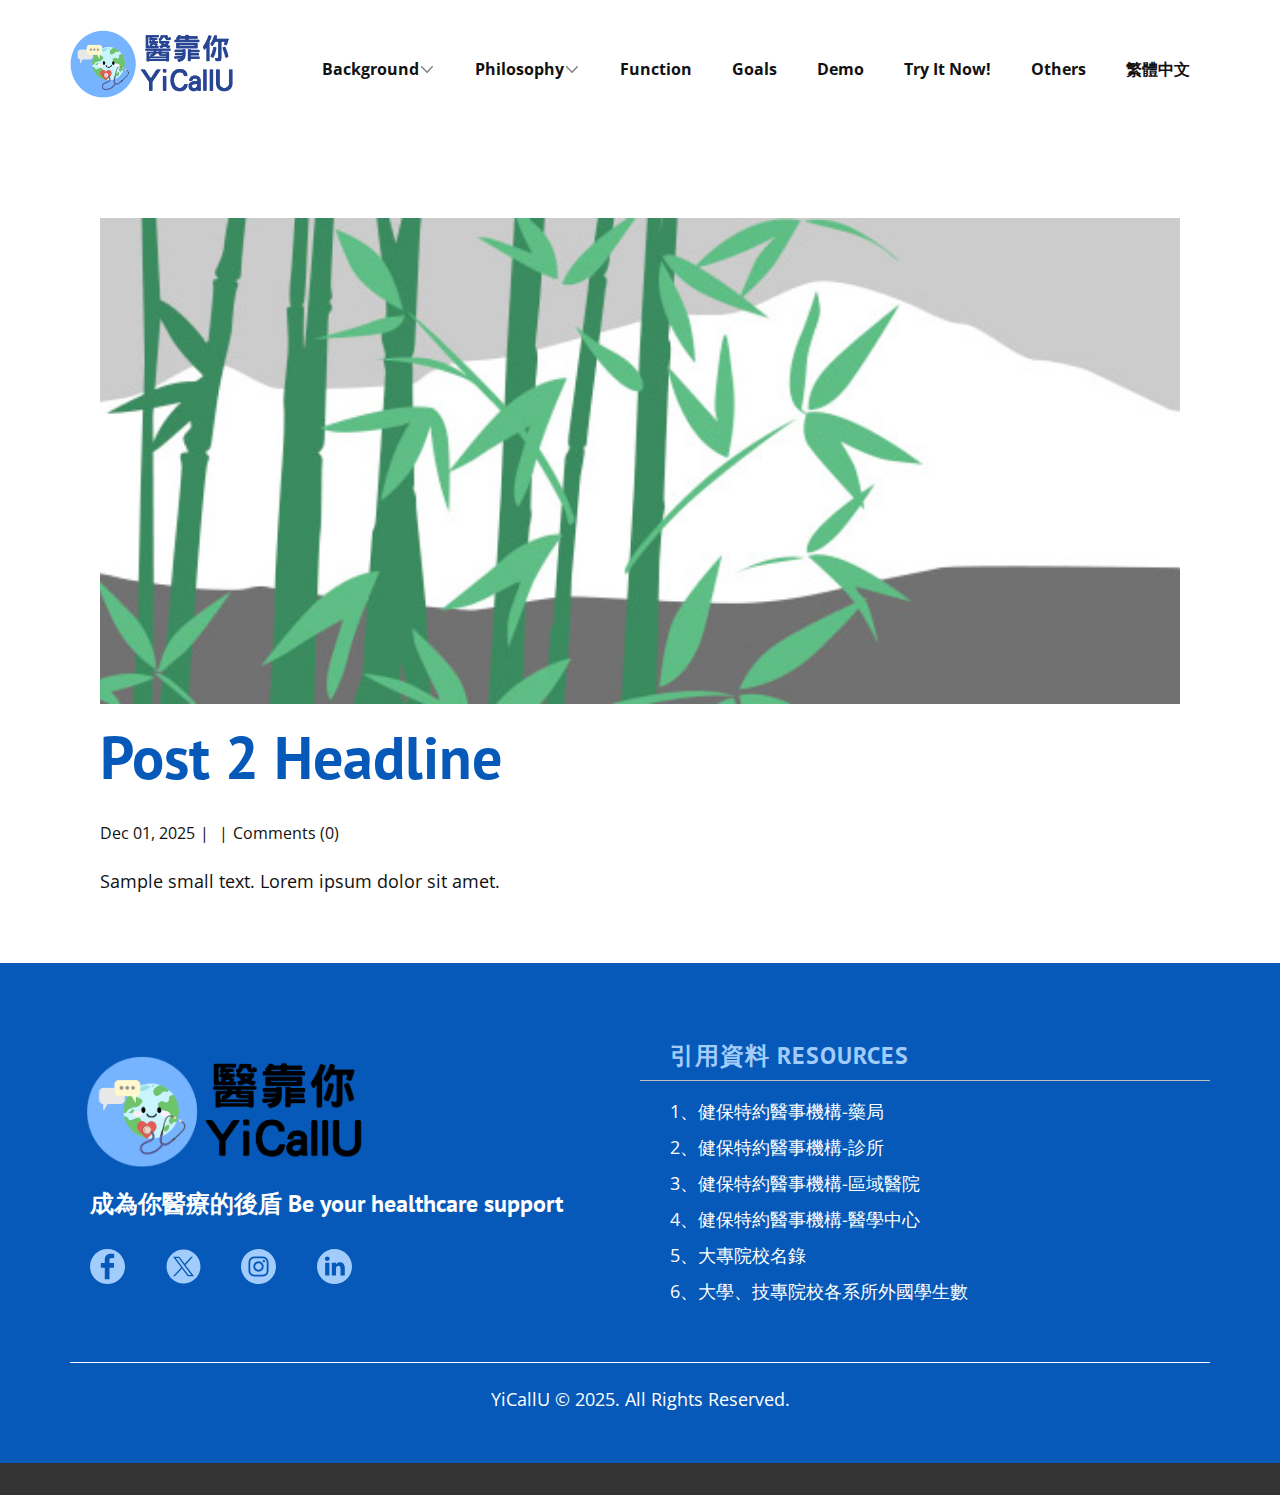
<file: blog/post-1.html>
<!DOCTYPE html>
<html style="font-size: 16px;" lang="en"><head>
    <meta name="viewport" content="width=device-width, initial-scale=1.0">
    <meta charset="utf-8">
    <meta name="keywords" content="Post 1 Headline">
    <meta name="description" content="">
    <title>Post 2 Headline</title>
    <link rel="stylesheet" href="../nicepage.css" media="screen">
<link rel="stylesheet" href="../Post-Template.css" media="screen">
    <script class="u-script" type="text/javascript" src="../jquery.js" defer=""></script>
    <script class="u-script" type="text/javascript" src="../nicepage.js" defer=""></script>
    <meta name="generator" content="Nicepage 8.0.9, nicepage.com">
    
    
    
    <link id="u-page-google-font" rel="stylesheet" href="https://fonts.googleapis.com/css2?display=swap&amp;family=PT+Sans:ital,wght@0,400;0,700;1,400;1,700&amp;family=Open+Sans:ital,wght@0,300;0,400;0,500;0,600;0,700;0,800;1,300;1,400;1,500;1,600;1,700;1,800">
    <script type="application/ld+json">{
		"@context": "http://schema.org",
		"@type": "Organization",
		"name": "",
		"logo": "images/Profile5.png",
		"sameAs": [
				"https://facebook.com/name",
				"https://twitter.com/name",
				"https://instagram.com/name"
		]
}</script>
    <meta name="theme-color" content="#0659b8">
    <meta name="twitter:site" content="@">
    <meta name="twitter:card" content="summary_large_image">
    <meta name="twitter:title" content="Post 2 Headline">
    <meta name="twitter:description" content="">
  <meta data-intl-tel-input-cdn-path="intlTelInput/"></head>
  <body data-path-to-root="./" data-include-products="true" class="u-body u-xl-mode" data-lang="en"><header class="u-block-1005--Infinity u-clearfix u-header u-header" id="header" data-animation-name="" data-animation-duration="0" data-animation-delay="0" data-animation-direction=""><div class="u-clearfix u-sheet u-valign-middle-lg u-valign-middle-md u-valign-middle-sm u-valign-middle-xs u-sheet-1">
        <a href="#" class="data-layout-selected u-image u-logo u-image-1" data-image-width="620" data-image-height="251">
          <img src="../images/Profile5.png" class="u-logo-image u-logo-image-1">
        </a>
        <nav class="u-dropdown-icon u-menu u-menu-dropdown u-offcanvas u-menu-1" role="navigation">
          <div class="menu-collapse" style="font-size: 1rem; letter-spacing: 0px; font-weight: 700;">
            <a class="u-button-style u-custom-left-right-menu-spacing u-custom-padding-bottom u-custom-text-hover-color u-custom-top-bottom-menu-spacing u-hamburger-link u-nav-link u-text-active-palette-1-base u-text-hover-palette-2-base" href="#" tabindex="-1" aria-label="Open menu" aria-controls="261f">
              <svg class="u-svg-link" viewBox="0 0 24 24"><use xlink:href="#svg-7055"></use></svg>
              <svg class="u-svg-content" version="1.1" id="svg-7055" viewBox="0 0 16 16" x="0px" y="0px" xmlns:xlink="http://www.w3.org/1999/xlink" xmlns="http://www.w3.org/2000/svg"><g><rect y="1" width="16" height="2"></rect><rect y="7" width="16" height="2"></rect><rect y="13" width="16" height="2"></rect>
</g></svg>
            </a>
          </div>
          <div class="u-custom-menu u-nav-container">
            <ul role="menubar" class="u-nav u-unstyled u-nav-1"><li role="none" class="u-nav-item"><a tabindex="-1" role="menuitem" class="u-button-style u-nav-link u-text-active-palette-1-base u-text-hover-palette-1-base" href="../#sec-fdeb" data-page-id="6594914" aria-haspopup="true" style="padding: 10px 20px;">Background</a><div class="u-nav-popup"><ul role="menu" class="u-h-spacing-20 u-nav u-unstyled u-v-spacing-10" aria-label="Background menu"><li role="none" class="u-nav-item"><a tabindex="-1" role="menuitem" class="u-active-palette-1-base u-button-style u-grey-5 u-hover-palette-1-base u-nav-link" href="../#sec-fdeb" data-page-id="6594914">Our Motivation</a>
</li><li role="none" class="u-nav-item"><a tabindex="-1" role="menuitem" class="u-active-palette-1-base u-button-style u-grey-5 u-hover-palette-1-base u-nav-link" href="../#block-2" data-page-id="6594914">The Problem</a>
</li></ul>
</div>
</li><li role="none" class="u-nav-item"><a tabindex="-1" role="menuitem" class="u-button-style u-nav-link u-text-active-palette-1-base u-text-hover-palette-1-base" href="../#sec-e5f6" data-page-id="6594914" aria-haspopup="true" style="padding: 10px 20px;">Philosophy</a><div class="u-nav-popup"><ul role="menu" class="u-h-spacing-20 u-nav u-unstyled u-v-spacing-10" aria-label="Philosophy menu"><li role="none" class="u-nav-item"><a tabindex="-1" role="menuitem" class="u-active-palette-1-base u-button-style u-grey-5 u-hover-palette-1-base u-nav-link" href="../#sec-e5f6" data-page-id="6594914">Our Mission</a>
</li><li role="none" class="u-nav-item"><a tabindex="-1" role="menuitem" class="u-active-palette-1-base u-button-style u-grey-5 u-hover-palette-1-base u-nav-link" href="../#sec-bcb4" data-page-id="6594914">Introduction</a>
</li></ul>
</div>
</li><li role="none" class="u-nav-item"><a tabindex="-1" role="menuitem" class="u-button-style u-nav-link u-text-active-palette-1-base u-text-hover-palette-1-base" href="../#block-4" data-page-id="6594914" style="padding: 10px 20px;">Function</a>
</li><li role="none" class="u-nav-item"><a tabindex="-1" role="menuitem" class="u-button-style u-nav-link u-text-active-palette-1-base u-text-hover-palette-1-base" href="../#sec-d6ec" data-page-id="6594914" style="padding: 10px 20px;">Goals</a>
</li><li role="none" class="u-nav-item"><a tabindex="-1" role="menuitem" class="u-button-style u-nav-link u-text-active-palette-1-base u-text-hover-palette-1-base" href="../#sec-f17a" data-page-id="6594914" style="padding: 10px 20px;">Demo</a>
</li><li role="none" class="u-nav-item"><a tabindex="-1" role="menuitem" class="u-button-style u-nav-link u-text-active-palette-1-base u-text-hover-palette-1-base" href="../#sec-6a72" data-page-id="6594914" style="padding: 10px 20px;">Try It Now!</a>
</li><li role="none" class="u-nav-item"><a tabindex="-1" role="menuitem" class="u-button-style u-nav-link u-text-active-palette-1-base u-text-hover-palette-1-base" href="../#block-5" data-page-id="6594914" style="padding: 10px 20px;">Others</a>
</li><li role="none" class="u-nav-item"><a role="menuitem" class="u-button-style u-nav-link u-text-active-palette-1-base u-text-hover-palette-1-base" href="../Chinese.html" style="padding: 10px 20px;">繁體中文</a>
</li></ul>
          </div>
          <div class="u-custom-menu u-nav-container-collapse" id="261f" role="region" aria-label="Menu panel">
            <div class="u-black u-container-style u-inner-container-layout u-opacity u-opacity-95 u-sidenav">
              <div class="u-inner-container-layout u-sidenav-overflow">
                <div class="u-menu-close" tabindex="-1" aria-label="Close menu"></div>
                <ul class="u-align-center u-nav u-popupmenu-items u-unstyled u-nav-4" role="menubar"><li role="none" class="u-nav-item"><a tabindex="-1" role="menuitem" class="u-button-style u-nav-link" href="../#sec-fdeb" data-page-id="6594914" aria-haspopup="true">Background</a><div class="u-nav-popup"><ul role="menu" class="u-h-spacing-20 u-nav u-unstyled u-v-spacing-10" aria-label="Background menu"><li role="none" class="u-nav-item"><a tabindex="-1" role="menuitem" class="u-button-style u-nav-link" href="../#sec-fdeb" data-page-id="6594914">Our Motivation</a>
</li><li role="none" class="u-nav-item"><a tabindex="-1" role="menuitem" class="u-button-style u-nav-link" href="../#block-2" data-page-id="6594914">The Problem</a>
</li></ul>
</div>
</li><li role="none" class="u-nav-item"><a tabindex="-1" role="menuitem" class="u-button-style u-nav-link" href="../#sec-e5f6" data-page-id="6594914" aria-haspopup="true">Philosophy</a><div class="u-nav-popup"><ul role="menu" class="u-h-spacing-20 u-nav u-unstyled u-v-spacing-10" aria-label="Philosophy menu"><li role="none" class="u-nav-item"><a tabindex="-1" role="menuitem" class="u-button-style u-nav-link" href="../#sec-e5f6" data-page-id="6594914">Our Mission</a>
</li><li role="none" class="u-nav-item"><a tabindex="-1" role="menuitem" class="u-button-style u-nav-link" href="../#sec-bcb4" data-page-id="6594914">Introduction</a>
</li></ul>
</div>
</li><li role="none" class="u-nav-item"><a tabindex="-1" role="menuitem" class="u-button-style u-nav-link" href="../#block-4" data-page-id="6594914">Function</a>
</li><li role="none" class="u-nav-item"><a tabindex="-1" role="menuitem" class="u-button-style u-nav-link" href="../#sec-d6ec" data-page-id="6594914">Goals</a>
</li><li role="none" class="u-nav-item"><a tabindex="-1" role="menuitem" class="u-button-style u-nav-link" href="../#sec-f17a" data-page-id="6594914">Demo</a>
</li><li role="none" class="u-nav-item"><a tabindex="-1" role="menuitem" class="u-button-style u-nav-link" href="../#sec-6a72" data-page-id="6594914">Try It Now!</a>
</li><li role="none" class="u-nav-item"><a tabindex="-1" role="menuitem" class="u-button-style u-nav-link" href="../#block-5" data-page-id="6594914">Others</a>
</li><li role="none" class="u-nav-item"><a role="menuitem" class="u-button-style u-nav-link" href="../Chinese.html">繁體中文</a>
</li></ul>
              </div>
            </div>
            <div class="u-black u-menu-overlay u-opacity u-opacity-70"></div>
          </div>
        </nav>
      </div></header>
    <section class="u-align-center u-clearfix u-section-1" id="block-1">
      <div class="u-clearfix u-sheet u-valign-middle-md u-valign-middle-sm u-valign-middle-xs u-sheet-1"><!--post_details--><!--post_details_options_json--><!--{"source":""}--><!--/post_details_options_json--><!--blog_post-->
        <div class="u-container-style u-expanded-width u-post-details u-post-details-1">
          <div class="u-container-layout u-valign-middle u-container-layout-1"><!--blog_post_image-->
            <img alt="" class="u-blog-control u-expanded-width u-image u-image-default u-image-1" src="../images/68f64b9d.jpeg"><!--/blog_post_image--><!--blog_post_header-->
            <h2 class="u-blog-control u-text u-text-1">Post 2 Headline</h2><!--/blog_post_header--><!--blog_post_metadata-->
            <div class="u-blog-control u-metadata u-metadata-1"><!--blog_post_metadata_date--><span class="u-meta-date u-meta-icon">Dec 01, 2025</span><!--/blog_post_metadata_date--><!--blog_post_metadata_category--><span class="u-meta-category u-meta-icon"></span><!--/blog_post_metadata_category--><!--blog_post_metadata_comments--><span class="u-meta-comments u-meta-icon"><!--blog_post_metadata_comments_content-->Comments (0)<!--/blog_post_metadata_comments_content--></span><!--/blog_post_metadata_comments-->
            </div><!--/blog_post_metadata--><!--blog_post_content-->
            <div class="u-align-justify u-blog-control u-post-content u-text u-text-2 fr-view">
  <p>Sample small text. Lorem ipsum dolor sit amet.</p>
  </div><!--/blog_post_content-->
          </div>
        </div><!--/blog_post--><!--/post_details-->
      </div>
    </section>
    
    
    
    <footer class="u-align-center-sm u-align-center-xs u-clearfix u-container-align-center u-footer u-palette-1-base" id="footer"><div class="u-clearfix u-sheet u-valign-middle-lg u-valign-middle-md u-valign-middle-sm u-valign-middle-xs u-sheet-1">
        <div class="data-layout-selected u-clearfix u-expanded-width u-layout-wrap u-layout-wrap-1">
          <div class="u-gutter-0 u-layout">
            <div class="u-layout-row">
              <div class="u-container-style u-layout-cell u-shape-rectangle u-size-30 u-layout-cell-1">
                <div class="u-container-layout u-valign-top u-container-layout-1">
                  <a href="" class="u-image u-logo u-image-1" data-image-width="619" data-image-height="251">
                    <img src="../images/Profile5-1.png" class="u-logo-image u-logo-image-1">
                  </a>
                  <h4 class="u-align-left u-text u-text-1"> 成為你醫療的後盾&nbsp;Be your healthcare support</h4>
                  <div class="u-social-icons u-social-icons-1">
                    <a class="u-social-url" title="facebook" target="_blank" href="https://facebook.com/name"><span class="u-icon u-social-facebook u-social-icon u-text-color-var u-icon-1"><svg class="u-svg-link" preserveAspectRatio="xMidYMin slice" viewBox="0 0 97.75 97.75" style=""><use xmlns:xlink="http://www.w3.org/1999/xlink" xlink:href="#svg-fc9a"></use></svg><svg class="u-svg-content" viewBox="0 0 97.75 97.75" x="0px" y="0px" id="svg-fc9a" style="enable-background:new 0 0 97.75 97.75;"><g><path d="M48.875,0C21.882,0,0,21.882,0,48.875S21.882,97.75,48.875,97.75S97.75,75.868,97.75,48.875S75.868,0,48.875,0z    M67.521,24.89l-6.76,0.003c-5.301,0-6.326,2.519-6.326,6.215v8.15h12.641L67.07,52.023H54.436v32.758H41.251V52.023H30.229V39.258   h11.022v-9.414c0-10.925,6.675-16.875,16.42-16.875l9.851,0.015V24.89L67.521,24.89z"></path>
</g></svg></span>
                    </a>
                    <a class="u-social-url" title="twitter" target="_blank" href="https://twitter.com/name"><span class="u-icon u-social-icon u-social-twitter u-text-color-var u-icon-2"><svg class="u-svg-link" preserveAspectRatio="xMidYMin slice" viewBox="0 0 1200 1200" style=""><use xmlns:xlink="http://www.w3.org/1999/xlink" xlink:href="#svg-a813"></use></svg><svg class="u-svg-content" viewBox="0 0 1200 1200" x="0px" y="0px" id="svg-a813" style="enable-background:new 0 0 1200 1200;"><g><polygon points="334.1,309.2 769.1,890.8 867.6,890.8 432.6,309.2 	"></polygon><path d="M600,18C278.6,18,18,278.6,18,600s260.6,582,582,582s582-260.6,582-582S921.4,18,600,18z M745.9,937.2l-198-264.8
		L302.7,937.2h-63l279.9-302.4l-278.2-372h214.4l182.4,243.8L864,262.8h63L666.4,544.3l293.8,392.9H745.9z"></path>
</g></svg></span>
                    </a>
                    <a class="u-social-url" title="instagram" target="_blank" href="https://instagram.com/name"><span class="u-icon u-social-icon u-social-instagram u-text-color-var u-icon-3"><svg class="u-svg-link" preserveAspectRatio="xMidYMin slice" viewBox="0 0 512 512" style=""><use xmlns:xlink="http://www.w3.org/1999/xlink" xlink:href="#svg-4885"></use></svg><svg class="u-svg-content" viewBox="0 0 512 512" id="svg-4885"><path d="m305 256c0 27.0625-21.9375 49-49 49s-49-21.9375-49-49 21.9375-49 49-49 49 21.9375 49 49zm0 0"></path><path d="m370.59375 169.304688c-2.355469-6.382813-6.113281-12.160157-10.996094-16.902344-4.742187-4.882813-10.515625-8.640625-16.902344-10.996094-5.179687-2.011719-12.960937-4.40625-27.292968-5.058594-15.503906-.707031-20.152344-.859375-59.402344-.859375-39.253906 0-43.902344.148438-59.402344.855469-14.332031.65625-22.117187 3.050781-27.292968 5.0625-6.386719 2.355469-12.164063 6.113281-16.902344 10.996094-4.882813 4.742187-8.640625 10.515625-11 16.902344-2.011719 5.179687-4.40625 12.964843-5.058594 27.296874-.707031 15.5-.859375 20.148438-.859375 59.402344 0 39.25.152344 43.898438.859375 59.402344.652344 14.332031 3.046875 22.113281 5.058594 27.292969 2.359375 6.386719 6.113281 12.160156 10.996094 16.902343 4.742187 4.882813 10.515624 8.640626 16.902343 10.996094 5.179688 2.015625 12.964844 4.410156 27.296875 5.0625 15.5.707032 20.144532.855469 59.398438.855469 39.257812 0 43.90625-.148437 59.402344-.855469 14.332031-.652344 22.117187-3.046875 27.296874-5.0625 12.820313-4.945312 22.953126-15.078125 27.898438-27.898437 2.011719-5.179688 4.40625-12.960938 5.0625-27.292969.707031-15.503906.855469-20.152344.855469-59.402344 0-39.253906-.148438-43.902344-.855469-59.402344-.652344-14.332031-3.046875-22.117187-5.0625-27.296874zm-114.59375 162.179687c-41.691406 0-75.488281-33.792969-75.488281-75.484375s33.796875-75.484375 75.488281-75.484375c41.6875 0 75.484375 33.792969 75.484375 75.484375s-33.796875 75.484375-75.484375 75.484375zm78.46875-136.3125c-9.742188 0-17.640625-7.898437-17.640625-17.640625s7.898437-17.640625 17.640625-17.640625 17.640625 7.898437 17.640625 17.640625c-.003906 9.742188-7.898437 17.640625-17.640625 17.640625zm0 0"></path><path d="m256 0c-141.363281 0-256 114.636719-256 256s114.636719 256 256 256 256-114.636719 256-256-114.636719-256-256-256zm146.113281 316.605469c-.710937 15.648437-3.199219 26.332031-6.832031 35.683593-7.636719 19.746094-23.246094 35.355469-42.992188 42.992188-9.347656 3.632812-20.035156 6.117188-35.679687 6.832031-15.675781.714844-20.683594.886719-60.605469.886719-39.925781 0-44.929687-.171875-60.609375-.886719-15.644531-.714843-26.332031-3.199219-35.679687-6.832031-9.8125-3.691406-18.695313-9.476562-26.039063-16.957031-7.476562-7.339844-13.261719-16.226563-16.953125-26.035157-3.632812-9.347656-6.121094-20.035156-6.832031-35.679687-.722656-15.679687-.890625-20.6875-.890625-60.609375s.167969-44.929688.886719-60.605469c.710937-15.648437 3.195312-26.332031 6.828125-35.683593 3.691406-9.808594 9.480468-18.695313 16.960937-26.035157 7.339844-7.480469 16.226563-13.265625 26.035157-16.957031 9.351562-3.632812 20.035156-6.117188 35.683593-6.832031 15.675781-.714844 20.683594-.886719 60.605469-.886719s44.929688.171875 60.605469.890625c15.648437.710937 26.332031 3.195313 35.683593 6.824219 9.808594 3.691406 18.695313 9.480468 26.039063 16.960937 7.476563 7.34375 13.265625 16.226563 16.953125 26.035157 3.636719 9.351562 6.121094 20.035156 6.835938 35.683593.714843 15.675781.882812 20.683594.882812 60.605469s-.167969 44.929688-.886719 60.605469zm0 0"></path></svg></span>
                    </a>
                    <a class="u-social-url" target="_blank" data-type="Custom" title="Custom" href=""><span class="u-icon u-social-custom u-social-icon u-text-color-var u-icon-4"><svg class="u-svg-link" preserveAspectRatio="xMidYMin slice" viewBox="0 0 512 512" style=""><use xmlns:xlink="http://www.w3.org/1999/xlink" xlink:href="#svg-6e12"></use></svg><svg class="u-svg-content" viewBox="0 0 512 512" id="svg-6e12"><path d="m256 0c-141.363281 0-256 114.636719-256 256s114.636719 256 256 256 256-114.636719 256-256-114.636719-256-256-256zm-74.390625 387h-62.347656v-187.574219h62.347656zm-31.171875-213.1875h-.40625c-20.921875 0-34.453125-14.402344-34.453125-32.402344 0-18.40625 13.945313-32.410156 35.273437-32.410156 21.328126 0 34.453126 14.003906 34.859376 32.410156 0 18-13.53125 32.402344-35.273438 32.402344zm255.984375 213.1875h-62.339844v-100.347656c0-25.21875-9.027343-42.417969-31.585937-42.417969-17.222656 0-27.480469 11.601563-31.988282 22.800781-1.648437 4.007813-2.050781 9.609375-2.050781 15.214844v104.75h-62.34375s.816407-169.976562 0-187.574219h62.34375v26.558594c8.285157-12.78125 23.109375-30.960937 56.1875-30.960937 41.019531 0 71.777344 26.808593 71.777344 84.421874zm0 0"></path></svg></span>
                    </a>
                  </div>
                </div>
              </div>
              <div class="u-container-style u-layout-cell u-shape-rectangle u-size-30 u-layout-cell-2">
                <div class="u-container-layout u-valign-top-lg u-valign-top-md u-valign-top-sm u-valign-top-xs u-container-layout-2">
                  <h5 class="u-align-left u-text u-text-2"><b>引用資料 Resources</b>
                  </h5>
                  <div class="u-align-left u-border-1 u-border-grey-25 u-border-no-bottom u-border-no-left u-expanded-width u-line u-line-horizontal u-line-1"></div>
                  <p class="u-align-left u-text u-text-3">
                    <a href="" class="u-active-none u-border-1 u-border-active-white u-border-hover-white u-border-no-left u-border-no-right u-border-no-top u-btn u-button-link u-button-style u-hover-none u-none u-text-active-grey-10 u-text-body-alt-color u-text-hover-grey-10 u-btn-1" data-animation-name="" data-animation-duration="0" data-animation-delay="0" data-animation-direction=""> 1、健保特約醫事機構-藥局<br>2、健保特約醫事機構-診所<br>3、健保特約醫事機構-區域醫院<br>4、健保特約醫事機構-醫學中心<br>5、大專院校名錄<br>6、大學、技專院校各系所外國學生數 
                    </a>
                    <br>
                  </p>
                </div>
              </div>
            </div>
          </div>
        </div>
        <div class="u-align-center u-border-1 u-border-white u-expanded-width u-line u-line-horizontal u-line-2"></div>
        <p class="u-align-center u-align-right-xxl u-text u-text-4">YiCallU © 2025. All Rights Reserved.</p>
      </div></footer>
    <section class="u-backlink u-clearfix u-grey-80"></section>
  
</body></html>
</file>
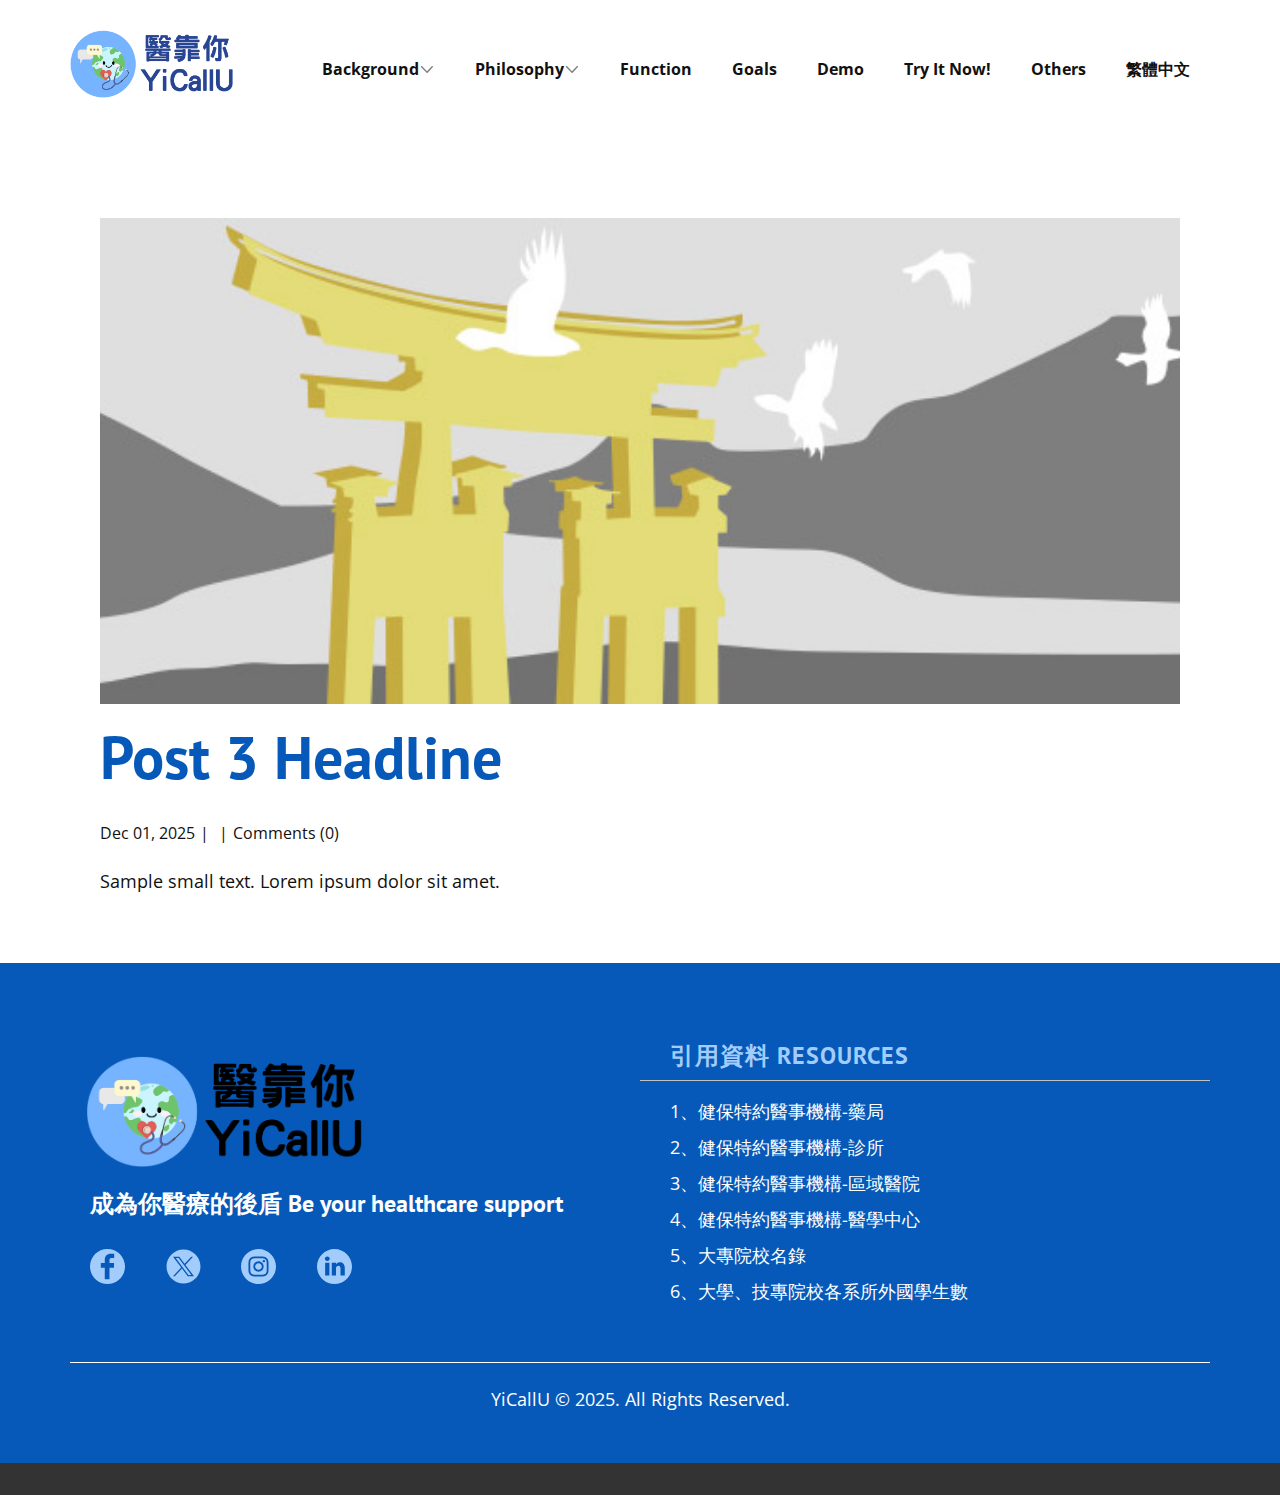
<file: blog/post-2.html>
<!DOCTYPE html>
<html style="font-size: 16px;" lang="en"><head>
    <meta name="viewport" content="width=device-width, initial-scale=1.0">
    <meta charset="utf-8">
    <meta name="keywords" content="Post 1 Headline">
    <meta name="description" content="">
    <title>Post 3 Headline</title>
    <link rel="stylesheet" href="../nicepage.css" media="screen">
<link rel="stylesheet" href="../Post-Template.css" media="screen">
    <script class="u-script" type="text/javascript" src="../jquery.js" defer=""></script>
    <script class="u-script" type="text/javascript" src="../nicepage.js" defer=""></script>
    <meta name="generator" content="Nicepage 8.0.9, nicepage.com">
    
    
    
    <link id="u-page-google-font" rel="stylesheet" href="https://fonts.googleapis.com/css2?display=swap&amp;family=PT+Sans:ital,wght@0,400;0,700;1,400;1,700&amp;family=Open+Sans:ital,wght@0,300;0,400;0,500;0,600;0,700;0,800;1,300;1,400;1,500;1,600;1,700;1,800">
    <script type="application/ld+json">{
		"@context": "http://schema.org",
		"@type": "Organization",
		"name": "",
		"logo": "images/Profile5.png",
		"sameAs": [
				"https://facebook.com/name",
				"https://twitter.com/name",
				"https://instagram.com/name"
		]
}</script>
    <meta name="theme-color" content="#0659b8">
    <meta name="twitter:site" content="@">
    <meta name="twitter:card" content="summary_large_image">
    <meta name="twitter:title" content="Post 3 Headline">
    <meta name="twitter:description" content="">
  <meta data-intl-tel-input-cdn-path="intlTelInput/"></head>
  <body data-path-to-root="./" data-include-products="true" class="u-body u-xl-mode" data-lang="en"><header class="u-block-1005--Infinity u-clearfix u-header u-header" id="header" data-animation-name="" data-animation-duration="0" data-animation-delay="0" data-animation-direction=""><div class="u-clearfix u-sheet u-valign-middle-lg u-valign-middle-md u-valign-middle-sm u-valign-middle-xs u-sheet-1">
        <a href="#" class="data-layout-selected u-image u-logo u-image-1" data-image-width="620" data-image-height="251">
          <img src="../images/Profile5.png" class="u-logo-image u-logo-image-1">
        </a>
        <nav class="u-dropdown-icon u-menu u-menu-dropdown u-offcanvas u-menu-1" role="navigation">
          <div class="menu-collapse" style="font-size: 1rem; letter-spacing: 0px; font-weight: 700;">
            <a class="u-button-style u-custom-left-right-menu-spacing u-custom-padding-bottom u-custom-text-hover-color u-custom-top-bottom-menu-spacing u-hamburger-link u-nav-link u-text-active-palette-1-base u-text-hover-palette-2-base" href="#" tabindex="-1" aria-label="Open menu" aria-controls="261f">
              <svg class="u-svg-link" viewBox="0 0 24 24"><use xlink:href="#svg-7055"></use></svg>
              <svg class="u-svg-content" version="1.1" id="svg-7055" viewBox="0 0 16 16" x="0px" y="0px" xmlns:xlink="http://www.w3.org/1999/xlink" xmlns="http://www.w3.org/2000/svg"><g><rect y="1" width="16" height="2"></rect><rect y="7" width="16" height="2"></rect><rect y="13" width="16" height="2"></rect>
</g></svg>
            </a>
          </div>
          <div class="u-custom-menu u-nav-container">
            <ul role="menubar" class="u-nav u-unstyled u-nav-1"><li role="none" class="u-nav-item"><a tabindex="-1" role="menuitem" class="u-button-style u-nav-link u-text-active-palette-1-base u-text-hover-palette-1-base" href="../#sec-fdeb" data-page-id="6594914" aria-haspopup="true" style="padding: 10px 20px;">Background</a><div class="u-nav-popup"><ul role="menu" class="u-h-spacing-20 u-nav u-unstyled u-v-spacing-10" aria-label="Background menu"><li role="none" class="u-nav-item"><a tabindex="-1" role="menuitem" class="u-active-palette-1-base u-button-style u-grey-5 u-hover-palette-1-base u-nav-link" href="../#sec-fdeb" data-page-id="6594914">Our Motivation</a>
</li><li role="none" class="u-nav-item"><a tabindex="-1" role="menuitem" class="u-active-palette-1-base u-button-style u-grey-5 u-hover-palette-1-base u-nav-link" href="../#block-2" data-page-id="6594914">The Problem</a>
</li></ul>
</div>
</li><li role="none" class="u-nav-item"><a tabindex="-1" role="menuitem" class="u-button-style u-nav-link u-text-active-palette-1-base u-text-hover-palette-1-base" href="../#sec-e5f6" data-page-id="6594914" aria-haspopup="true" style="padding: 10px 20px;">Philosophy</a><div class="u-nav-popup"><ul role="menu" class="u-h-spacing-20 u-nav u-unstyled u-v-spacing-10" aria-label="Philosophy menu"><li role="none" class="u-nav-item"><a tabindex="-1" role="menuitem" class="u-active-palette-1-base u-button-style u-grey-5 u-hover-palette-1-base u-nav-link" href="../#sec-e5f6" data-page-id="6594914">Our Mission</a>
</li><li role="none" class="u-nav-item"><a tabindex="-1" role="menuitem" class="u-active-palette-1-base u-button-style u-grey-5 u-hover-palette-1-base u-nav-link" href="../#sec-bcb4" data-page-id="6594914">Introduction</a>
</li></ul>
</div>
</li><li role="none" class="u-nav-item"><a tabindex="-1" role="menuitem" class="u-button-style u-nav-link u-text-active-palette-1-base u-text-hover-palette-1-base" href="../#block-4" data-page-id="6594914" style="padding: 10px 20px;">Function</a>
</li><li role="none" class="u-nav-item"><a tabindex="-1" role="menuitem" class="u-button-style u-nav-link u-text-active-palette-1-base u-text-hover-palette-1-base" href="../#sec-d6ec" data-page-id="6594914" style="padding: 10px 20px;">Goals</a>
</li><li role="none" class="u-nav-item"><a tabindex="-1" role="menuitem" class="u-button-style u-nav-link u-text-active-palette-1-base u-text-hover-palette-1-base" href="../#sec-f17a" data-page-id="6594914" style="padding: 10px 20px;">Demo</a>
</li><li role="none" class="u-nav-item"><a tabindex="-1" role="menuitem" class="u-button-style u-nav-link u-text-active-palette-1-base u-text-hover-palette-1-base" href="../#sec-6a72" data-page-id="6594914" style="padding: 10px 20px;">Try It Now!</a>
</li><li role="none" class="u-nav-item"><a tabindex="-1" role="menuitem" class="u-button-style u-nav-link u-text-active-palette-1-base u-text-hover-palette-1-base" href="../#block-5" data-page-id="6594914" style="padding: 10px 20px;">Others</a>
</li><li role="none" class="u-nav-item"><a role="menuitem" class="u-button-style u-nav-link u-text-active-palette-1-base u-text-hover-palette-1-base" href="../Chinese.html" style="padding: 10px 20px;">繁體中文</a>
</li></ul>
          </div>
          <div class="u-custom-menu u-nav-container-collapse" id="261f" role="region" aria-label="Menu panel">
            <div class="u-black u-container-style u-inner-container-layout u-opacity u-opacity-95 u-sidenav">
              <div class="u-inner-container-layout u-sidenav-overflow">
                <div class="u-menu-close" tabindex="-1" aria-label="Close menu"></div>
                <ul class="u-align-center u-nav u-popupmenu-items u-unstyled u-nav-4" role="menubar"><li role="none" class="u-nav-item"><a tabindex="-1" role="menuitem" class="u-button-style u-nav-link" href="../#sec-fdeb" data-page-id="6594914" aria-haspopup="true">Background</a><div class="u-nav-popup"><ul role="menu" class="u-h-spacing-20 u-nav u-unstyled u-v-spacing-10" aria-label="Background menu"><li role="none" class="u-nav-item"><a tabindex="-1" role="menuitem" class="u-button-style u-nav-link" href="../#sec-fdeb" data-page-id="6594914">Our Motivation</a>
</li><li role="none" class="u-nav-item"><a tabindex="-1" role="menuitem" class="u-button-style u-nav-link" href="../#block-2" data-page-id="6594914">The Problem</a>
</li></ul>
</div>
</li><li role="none" class="u-nav-item"><a tabindex="-1" role="menuitem" class="u-button-style u-nav-link" href="../#sec-e5f6" data-page-id="6594914" aria-haspopup="true">Philosophy</a><div class="u-nav-popup"><ul role="menu" class="u-h-spacing-20 u-nav u-unstyled u-v-spacing-10" aria-label="Philosophy menu"><li role="none" class="u-nav-item"><a tabindex="-1" role="menuitem" class="u-button-style u-nav-link" href="../#sec-e5f6" data-page-id="6594914">Our Mission</a>
</li><li role="none" class="u-nav-item"><a tabindex="-1" role="menuitem" class="u-button-style u-nav-link" href="../#sec-bcb4" data-page-id="6594914">Introduction</a>
</li></ul>
</div>
</li><li role="none" class="u-nav-item"><a tabindex="-1" role="menuitem" class="u-button-style u-nav-link" href="../#block-4" data-page-id="6594914">Function</a>
</li><li role="none" class="u-nav-item"><a tabindex="-1" role="menuitem" class="u-button-style u-nav-link" href="../#sec-d6ec" data-page-id="6594914">Goals</a>
</li><li role="none" class="u-nav-item"><a tabindex="-1" role="menuitem" class="u-button-style u-nav-link" href="../#sec-f17a" data-page-id="6594914">Demo</a>
</li><li role="none" class="u-nav-item"><a tabindex="-1" role="menuitem" class="u-button-style u-nav-link" href="../#sec-6a72" data-page-id="6594914">Try It Now!</a>
</li><li role="none" class="u-nav-item"><a tabindex="-1" role="menuitem" class="u-button-style u-nav-link" href="../#block-5" data-page-id="6594914">Others</a>
</li><li role="none" class="u-nav-item"><a role="menuitem" class="u-button-style u-nav-link" href="../Chinese.html">繁體中文</a>
</li></ul>
              </div>
            </div>
            <div class="u-black u-menu-overlay u-opacity u-opacity-70"></div>
          </div>
        </nav>
      </div></header>
    <section class="u-align-center u-clearfix u-section-1" id="block-1">
      <div class="u-clearfix u-sheet u-valign-middle-md u-valign-middle-sm u-valign-middle-xs u-sheet-1"><!--post_details--><!--post_details_options_json--><!--{"source":""}--><!--/post_details_options_json--><!--blog_post-->
        <div class="u-container-style u-expanded-width u-post-details u-post-details-1">
          <div class="u-container-layout u-valign-middle u-container-layout-1"><!--blog_post_image-->
            <img alt="" class="u-blog-control u-expanded-width u-image u-image-default u-image-1" src="../images/8ad73f3c.jpeg"><!--/blog_post_image--><!--blog_post_header-->
            <h2 class="u-blog-control u-text u-text-1">Post 3 Headline</h2><!--/blog_post_header--><!--blog_post_metadata-->
            <div class="u-blog-control u-metadata u-metadata-1"><!--blog_post_metadata_date--><span class="u-meta-date u-meta-icon">Dec 01, 2025</span><!--/blog_post_metadata_date--><!--blog_post_metadata_category--><span class="u-meta-category u-meta-icon"></span><!--/blog_post_metadata_category--><!--blog_post_metadata_comments--><span class="u-meta-comments u-meta-icon"><!--blog_post_metadata_comments_content-->Comments (0)<!--/blog_post_metadata_comments_content--></span><!--/blog_post_metadata_comments-->
            </div><!--/blog_post_metadata--><!--blog_post_content-->
            <div class="u-align-justify u-blog-control u-post-content u-text u-text-2 fr-view">
  <p>Sample small text. Lorem ipsum dolor sit amet.</p>
  </div><!--/blog_post_content-->
          </div>
        </div><!--/blog_post--><!--/post_details-->
      </div>
    </section>
    
    
    
    <footer class="u-align-center-sm u-align-center-xs u-clearfix u-container-align-center u-footer u-palette-1-base" id="footer"><div class="u-clearfix u-sheet u-valign-middle-lg u-valign-middle-md u-valign-middle-sm u-valign-middle-xs u-sheet-1">
        <div class="data-layout-selected u-clearfix u-expanded-width u-layout-wrap u-layout-wrap-1">
          <div class="u-gutter-0 u-layout">
            <div class="u-layout-row">
              <div class="u-container-style u-layout-cell u-shape-rectangle u-size-30 u-layout-cell-1">
                <div class="u-container-layout u-valign-top u-container-layout-1">
                  <a href="" class="u-image u-logo u-image-1" data-image-width="619" data-image-height="251">
                    <img src="../images/Profile5-1.png" class="u-logo-image u-logo-image-1">
                  </a>
                  <h4 class="u-align-left u-text u-text-1"> 成為你醫療的後盾&nbsp;Be your healthcare support</h4>
                  <div class="u-social-icons u-social-icons-1">
                    <a class="u-social-url" title="facebook" target="_blank" href="https://facebook.com/name"><span class="u-icon u-social-facebook u-social-icon u-text-color-var u-icon-1"><svg class="u-svg-link" preserveAspectRatio="xMidYMin slice" viewBox="0 0 97.75 97.75" style=""><use xmlns:xlink="http://www.w3.org/1999/xlink" xlink:href="#svg-fc9a"></use></svg><svg class="u-svg-content" viewBox="0 0 97.75 97.75" x="0px" y="0px" id="svg-fc9a" style="enable-background:new 0 0 97.75 97.75;"><g><path d="M48.875,0C21.882,0,0,21.882,0,48.875S21.882,97.75,48.875,97.75S97.75,75.868,97.75,48.875S75.868,0,48.875,0z    M67.521,24.89l-6.76,0.003c-5.301,0-6.326,2.519-6.326,6.215v8.15h12.641L67.07,52.023H54.436v32.758H41.251V52.023H30.229V39.258   h11.022v-9.414c0-10.925,6.675-16.875,16.42-16.875l9.851,0.015V24.89L67.521,24.89z"></path>
</g></svg></span>
                    </a>
                    <a class="u-social-url" title="twitter" target="_blank" href="https://twitter.com/name"><span class="u-icon u-social-icon u-social-twitter u-text-color-var u-icon-2"><svg class="u-svg-link" preserveAspectRatio="xMidYMin slice" viewBox="0 0 1200 1200" style=""><use xmlns:xlink="http://www.w3.org/1999/xlink" xlink:href="#svg-a813"></use></svg><svg class="u-svg-content" viewBox="0 0 1200 1200" x="0px" y="0px" id="svg-a813" style="enable-background:new 0 0 1200 1200;"><g><polygon points="334.1,309.2 769.1,890.8 867.6,890.8 432.6,309.2 	"></polygon><path d="M600,18C278.6,18,18,278.6,18,600s260.6,582,582,582s582-260.6,582-582S921.4,18,600,18z M745.9,937.2l-198-264.8
		L302.7,937.2h-63l279.9-302.4l-278.2-372h214.4l182.4,243.8L864,262.8h63L666.4,544.3l293.8,392.9H745.9z"></path>
</g></svg></span>
                    </a>
                    <a class="u-social-url" title="instagram" target="_blank" href="https://instagram.com/name"><span class="u-icon u-social-icon u-social-instagram u-text-color-var u-icon-3"><svg class="u-svg-link" preserveAspectRatio="xMidYMin slice" viewBox="0 0 512 512" style=""><use xmlns:xlink="http://www.w3.org/1999/xlink" xlink:href="#svg-4885"></use></svg><svg class="u-svg-content" viewBox="0 0 512 512" id="svg-4885"><path d="m305 256c0 27.0625-21.9375 49-49 49s-49-21.9375-49-49 21.9375-49 49-49 49 21.9375 49 49zm0 0"></path><path d="m370.59375 169.304688c-2.355469-6.382813-6.113281-12.160157-10.996094-16.902344-4.742187-4.882813-10.515625-8.640625-16.902344-10.996094-5.179687-2.011719-12.960937-4.40625-27.292968-5.058594-15.503906-.707031-20.152344-.859375-59.402344-.859375-39.253906 0-43.902344.148438-59.402344.855469-14.332031.65625-22.117187 3.050781-27.292968 5.0625-6.386719 2.355469-12.164063 6.113281-16.902344 10.996094-4.882813 4.742187-8.640625 10.515625-11 16.902344-2.011719 5.179687-4.40625 12.964843-5.058594 27.296874-.707031 15.5-.859375 20.148438-.859375 59.402344 0 39.25.152344 43.898438.859375 59.402344.652344 14.332031 3.046875 22.113281 5.058594 27.292969 2.359375 6.386719 6.113281 12.160156 10.996094 16.902343 4.742187 4.882813 10.515624 8.640626 16.902343 10.996094 5.179688 2.015625 12.964844 4.410156 27.296875 5.0625 15.5.707032 20.144532.855469 59.398438.855469 39.257812 0 43.90625-.148437 59.402344-.855469 14.332031-.652344 22.117187-3.046875 27.296874-5.0625 12.820313-4.945312 22.953126-15.078125 27.898438-27.898437 2.011719-5.179688 4.40625-12.960938 5.0625-27.292969.707031-15.503906.855469-20.152344.855469-59.402344 0-39.253906-.148438-43.902344-.855469-59.402344-.652344-14.332031-3.046875-22.117187-5.0625-27.296874zm-114.59375 162.179687c-41.691406 0-75.488281-33.792969-75.488281-75.484375s33.796875-75.484375 75.488281-75.484375c41.6875 0 75.484375 33.792969 75.484375 75.484375s-33.796875 75.484375-75.484375 75.484375zm78.46875-136.3125c-9.742188 0-17.640625-7.898437-17.640625-17.640625s7.898437-17.640625 17.640625-17.640625 17.640625 7.898437 17.640625 17.640625c-.003906 9.742188-7.898437 17.640625-17.640625 17.640625zm0 0"></path><path d="m256 0c-141.363281 0-256 114.636719-256 256s114.636719 256 256 256 256-114.636719 256-256-114.636719-256-256-256zm146.113281 316.605469c-.710937 15.648437-3.199219 26.332031-6.832031 35.683593-7.636719 19.746094-23.246094 35.355469-42.992188 42.992188-9.347656 3.632812-20.035156 6.117188-35.679687 6.832031-15.675781.714844-20.683594.886719-60.605469.886719-39.925781 0-44.929687-.171875-60.609375-.886719-15.644531-.714843-26.332031-3.199219-35.679687-6.832031-9.8125-3.691406-18.695313-9.476562-26.039063-16.957031-7.476562-7.339844-13.261719-16.226563-16.953125-26.035157-3.632812-9.347656-6.121094-20.035156-6.832031-35.679687-.722656-15.679687-.890625-20.6875-.890625-60.609375s.167969-44.929688.886719-60.605469c.710937-15.648437 3.195312-26.332031 6.828125-35.683593 3.691406-9.808594 9.480468-18.695313 16.960937-26.035157 7.339844-7.480469 16.226563-13.265625 26.035157-16.957031 9.351562-3.632812 20.035156-6.117188 35.683593-6.832031 15.675781-.714844 20.683594-.886719 60.605469-.886719s44.929688.171875 60.605469.890625c15.648437.710937 26.332031 3.195313 35.683593 6.824219 9.808594 3.691406 18.695313 9.480468 26.039063 16.960937 7.476563 7.34375 13.265625 16.226563 16.953125 26.035157 3.636719 9.351562 6.121094 20.035156 6.835938 35.683593.714843 15.675781.882812 20.683594.882812 60.605469s-.167969 44.929688-.886719 60.605469zm0 0"></path></svg></span>
                    </a>
                    <a class="u-social-url" target="_blank" data-type="Custom" title="Custom" href=""><span class="u-icon u-social-custom u-social-icon u-text-color-var u-icon-4"><svg class="u-svg-link" preserveAspectRatio="xMidYMin slice" viewBox="0 0 512 512" style=""><use xmlns:xlink="http://www.w3.org/1999/xlink" xlink:href="#svg-6e12"></use></svg><svg class="u-svg-content" viewBox="0 0 512 512" id="svg-6e12"><path d="m256 0c-141.363281 0-256 114.636719-256 256s114.636719 256 256 256 256-114.636719 256-256-114.636719-256-256-256zm-74.390625 387h-62.347656v-187.574219h62.347656zm-31.171875-213.1875h-.40625c-20.921875 0-34.453125-14.402344-34.453125-32.402344 0-18.40625 13.945313-32.410156 35.273437-32.410156 21.328126 0 34.453126 14.003906 34.859376 32.410156 0 18-13.53125 32.402344-35.273438 32.402344zm255.984375 213.1875h-62.339844v-100.347656c0-25.21875-9.027343-42.417969-31.585937-42.417969-17.222656 0-27.480469 11.601563-31.988282 22.800781-1.648437 4.007813-2.050781 9.609375-2.050781 15.214844v104.75h-62.34375s.816407-169.976562 0-187.574219h62.34375v26.558594c8.285157-12.78125 23.109375-30.960937 56.1875-30.960937 41.019531 0 71.777344 26.808593 71.777344 84.421874zm0 0"></path></svg></span>
                    </a>
                  </div>
                </div>
              </div>
              <div class="u-container-style u-layout-cell u-shape-rectangle u-size-30 u-layout-cell-2">
                <div class="u-container-layout u-valign-top-lg u-valign-top-md u-valign-top-sm u-valign-top-xs u-container-layout-2">
                  <h5 class="u-align-left u-text u-text-2"><b>引用資料 Resources</b>
                  </h5>
                  <div class="u-align-left u-border-1 u-border-grey-25 u-border-no-bottom u-border-no-left u-expanded-width u-line u-line-horizontal u-line-1"></div>
                  <p class="u-align-left u-text u-text-3">
                    <a href="" class="u-active-none u-border-1 u-border-active-white u-border-hover-white u-border-no-left u-border-no-right u-border-no-top u-btn u-button-link u-button-style u-hover-none u-none u-text-active-grey-10 u-text-body-alt-color u-text-hover-grey-10 u-btn-1" data-animation-name="" data-animation-duration="0" data-animation-delay="0" data-animation-direction=""> 1、健保特約醫事機構-藥局<br>2、健保特約醫事機構-診所<br>3、健保特約醫事機構-區域醫院<br>4、健保特約醫事機構-醫學中心<br>5、大專院校名錄<br>6、大學、技專院校各系所外國學生數 
                    </a>
                    <br>
                  </p>
                </div>
              </div>
            </div>
          </div>
        </div>
        <div class="u-align-center u-border-1 u-border-white u-expanded-width u-line u-line-horizontal u-line-2"></div>
        <p class="u-align-center u-align-right-xxl u-text u-text-4">YiCallU © 2025. All Rights Reserved.</p>
      </div></footer>
    <section class="u-backlink u-clearfix u-grey-80"></section>
  
</body></html>
</file>
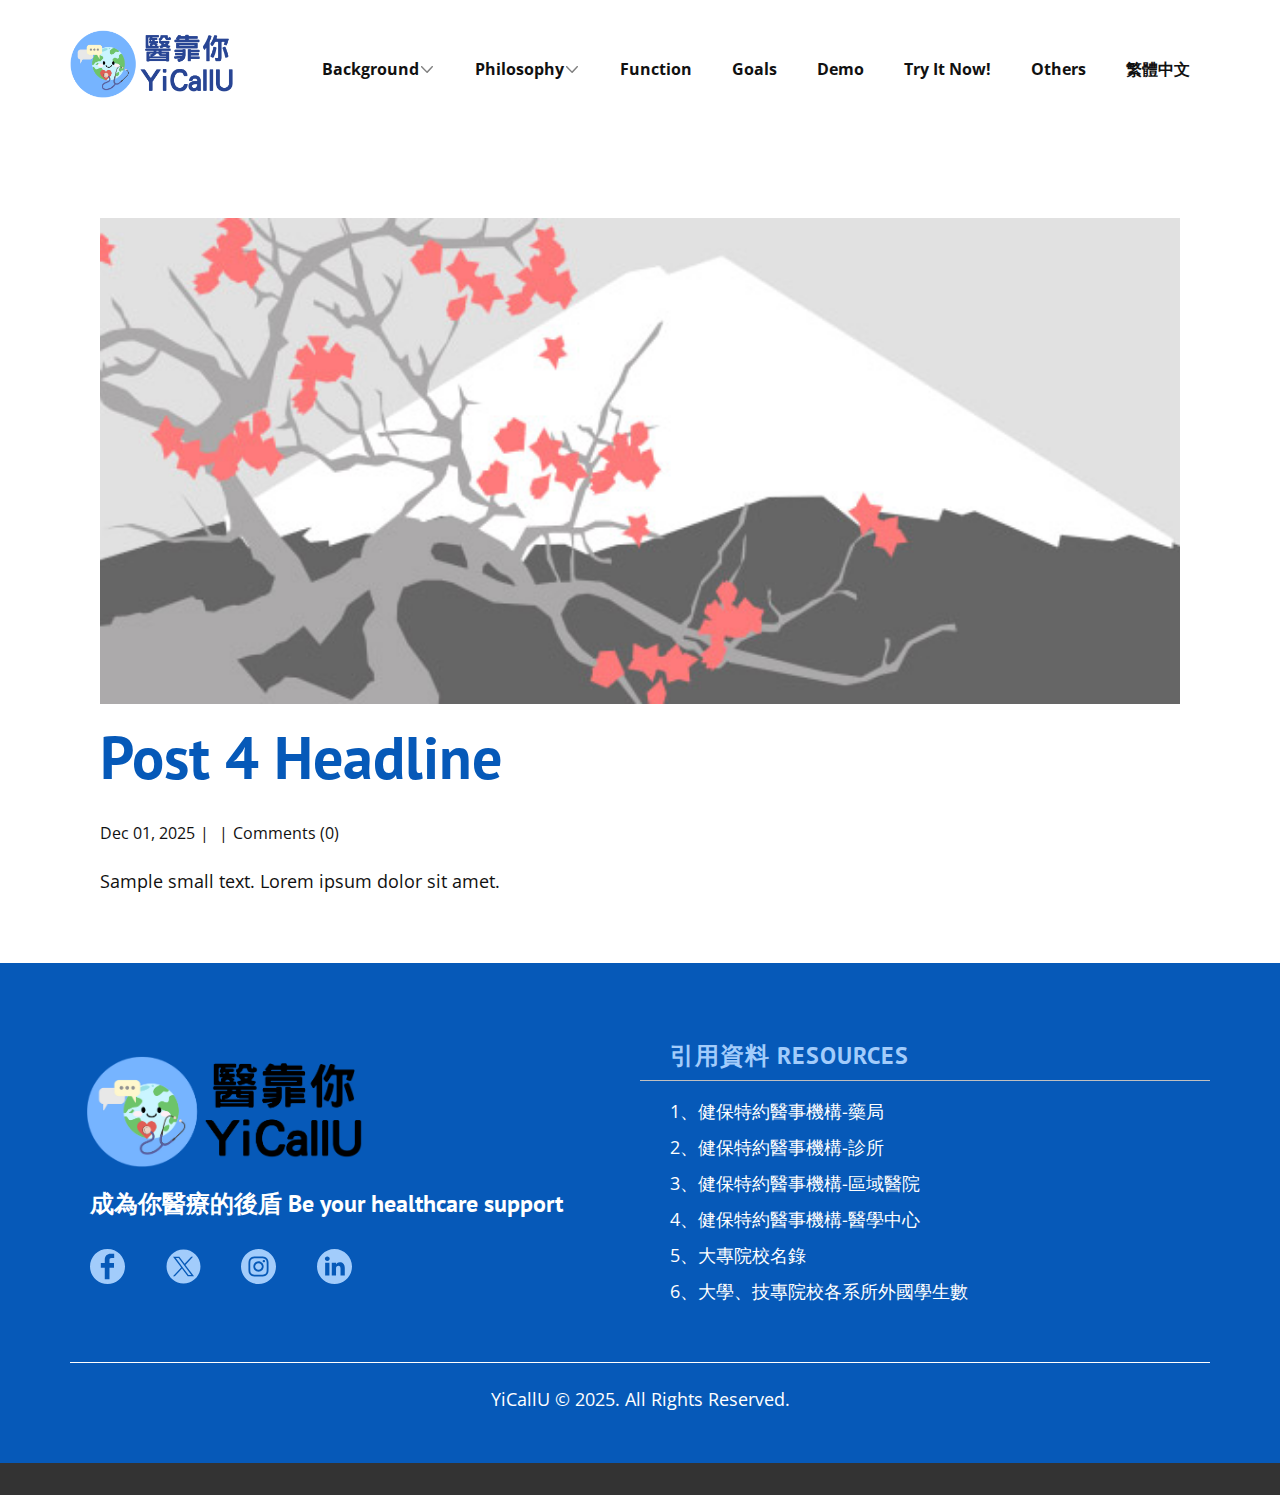
<file: blog/post-3.html>
<!DOCTYPE html>
<html style="font-size: 16px;" lang="en"><head>
    <meta name="viewport" content="width=device-width, initial-scale=1.0">
    <meta charset="utf-8">
    <meta name="keywords" content="Post 1 Headline">
    <meta name="description" content="">
    <title>Post 4 Headline</title>
    <link rel="stylesheet" href="../nicepage.css" media="screen">
<link rel="stylesheet" href="../Post-Template.css" media="screen">
    <script class="u-script" type="text/javascript" src="../jquery.js" defer=""></script>
    <script class="u-script" type="text/javascript" src="../nicepage.js" defer=""></script>
    <meta name="generator" content="Nicepage 8.0.9, nicepage.com">
    
    
    
    <link id="u-page-google-font" rel="stylesheet" href="https://fonts.googleapis.com/css2?display=swap&amp;family=PT+Sans:ital,wght@0,400;0,700;1,400;1,700&amp;family=Open+Sans:ital,wght@0,300;0,400;0,500;0,600;0,700;0,800;1,300;1,400;1,500;1,600;1,700;1,800">
    <script type="application/ld+json">{
		"@context": "http://schema.org",
		"@type": "Organization",
		"name": "",
		"logo": "images/Profile5.png",
		"sameAs": [
				"https://facebook.com/name",
				"https://twitter.com/name",
				"https://instagram.com/name"
		]
}</script>
    <meta name="theme-color" content="#0659b8">
    <meta name="twitter:site" content="@">
    <meta name="twitter:card" content="summary_large_image">
    <meta name="twitter:title" content="Post 4 Headline">
    <meta name="twitter:description" content="">
  <meta data-intl-tel-input-cdn-path="intlTelInput/"></head>
  <body data-path-to-root="./" data-include-products="true" class="u-body u-xl-mode" data-lang="en"><header class="u-block-1005--Infinity u-clearfix u-header u-header" id="header" data-animation-name="" data-animation-duration="0" data-animation-delay="0" data-animation-direction=""><div class="u-clearfix u-sheet u-valign-middle-lg u-valign-middle-md u-valign-middle-sm u-valign-middle-xs u-sheet-1">
        <a href="#" class="data-layout-selected u-image u-logo u-image-1" data-image-width="620" data-image-height="251">
          <img src="../images/Profile5.png" class="u-logo-image u-logo-image-1">
        </a>
        <nav class="u-dropdown-icon u-menu u-menu-dropdown u-offcanvas u-menu-1" role="navigation">
          <div class="menu-collapse" style="font-size: 1rem; letter-spacing: 0px; font-weight: 700;">
            <a class="u-button-style u-custom-left-right-menu-spacing u-custom-padding-bottom u-custom-text-hover-color u-custom-top-bottom-menu-spacing u-hamburger-link u-nav-link u-text-active-palette-1-base u-text-hover-palette-2-base" href="#" tabindex="-1" aria-label="Open menu" aria-controls="261f">
              <svg class="u-svg-link" viewBox="0 0 24 24"><use xlink:href="#svg-7055"></use></svg>
              <svg class="u-svg-content" version="1.1" id="svg-7055" viewBox="0 0 16 16" x="0px" y="0px" xmlns:xlink="http://www.w3.org/1999/xlink" xmlns="http://www.w3.org/2000/svg"><g><rect y="1" width="16" height="2"></rect><rect y="7" width="16" height="2"></rect><rect y="13" width="16" height="2"></rect>
</g></svg>
            </a>
          </div>
          <div class="u-custom-menu u-nav-container">
            <ul role="menubar" class="u-nav u-unstyled u-nav-1"><li role="none" class="u-nav-item"><a tabindex="-1" role="menuitem" class="u-button-style u-nav-link u-text-active-palette-1-base u-text-hover-palette-1-base" href="../#sec-fdeb" data-page-id="6594914" aria-haspopup="true" style="padding: 10px 20px;">Background</a><div class="u-nav-popup"><ul role="menu" class="u-h-spacing-20 u-nav u-unstyled u-v-spacing-10" aria-label="Background menu"><li role="none" class="u-nav-item"><a tabindex="-1" role="menuitem" class="u-active-palette-1-base u-button-style u-grey-5 u-hover-palette-1-base u-nav-link" href="../#sec-fdeb" data-page-id="6594914">Our Motivation</a>
</li><li role="none" class="u-nav-item"><a tabindex="-1" role="menuitem" class="u-active-palette-1-base u-button-style u-grey-5 u-hover-palette-1-base u-nav-link" href="../#block-2" data-page-id="6594914">The Problem</a>
</li></ul>
</div>
</li><li role="none" class="u-nav-item"><a tabindex="-1" role="menuitem" class="u-button-style u-nav-link u-text-active-palette-1-base u-text-hover-palette-1-base" href="../#sec-e5f6" data-page-id="6594914" aria-haspopup="true" style="padding: 10px 20px;">Philosophy</a><div class="u-nav-popup"><ul role="menu" class="u-h-spacing-20 u-nav u-unstyled u-v-spacing-10" aria-label="Philosophy menu"><li role="none" class="u-nav-item"><a tabindex="-1" role="menuitem" class="u-active-palette-1-base u-button-style u-grey-5 u-hover-palette-1-base u-nav-link" href="../#sec-e5f6" data-page-id="6594914">Our Mission</a>
</li><li role="none" class="u-nav-item"><a tabindex="-1" role="menuitem" class="u-active-palette-1-base u-button-style u-grey-5 u-hover-palette-1-base u-nav-link" href="../#sec-bcb4" data-page-id="6594914">Introduction</a>
</li></ul>
</div>
</li><li role="none" class="u-nav-item"><a tabindex="-1" role="menuitem" class="u-button-style u-nav-link u-text-active-palette-1-base u-text-hover-palette-1-base" href="../#block-4" data-page-id="6594914" style="padding: 10px 20px;">Function</a>
</li><li role="none" class="u-nav-item"><a tabindex="-1" role="menuitem" class="u-button-style u-nav-link u-text-active-palette-1-base u-text-hover-palette-1-base" href="../#sec-d6ec" data-page-id="6594914" style="padding: 10px 20px;">Goals</a>
</li><li role="none" class="u-nav-item"><a tabindex="-1" role="menuitem" class="u-button-style u-nav-link u-text-active-palette-1-base u-text-hover-palette-1-base" href="../#sec-f17a" data-page-id="6594914" style="padding: 10px 20px;">Demo</a>
</li><li role="none" class="u-nav-item"><a tabindex="-1" role="menuitem" class="u-button-style u-nav-link u-text-active-palette-1-base u-text-hover-palette-1-base" href="../#sec-6a72" data-page-id="6594914" style="padding: 10px 20px;">Try It Now!</a>
</li><li role="none" class="u-nav-item"><a tabindex="-1" role="menuitem" class="u-button-style u-nav-link u-text-active-palette-1-base u-text-hover-palette-1-base" href="../#block-5" data-page-id="6594914" style="padding: 10px 20px;">Others</a>
</li><li role="none" class="u-nav-item"><a role="menuitem" class="u-button-style u-nav-link u-text-active-palette-1-base u-text-hover-palette-1-base" href="../Chinese.html" style="padding: 10px 20px;">繁體中文</a>
</li></ul>
          </div>
          <div class="u-custom-menu u-nav-container-collapse" id="261f" role="region" aria-label="Menu panel">
            <div class="u-black u-container-style u-inner-container-layout u-opacity u-opacity-95 u-sidenav">
              <div class="u-inner-container-layout u-sidenav-overflow">
                <div class="u-menu-close" tabindex="-1" aria-label="Close menu"></div>
                <ul class="u-align-center u-nav u-popupmenu-items u-unstyled u-nav-4" role="menubar"><li role="none" class="u-nav-item"><a tabindex="-1" role="menuitem" class="u-button-style u-nav-link" href="../#sec-fdeb" data-page-id="6594914" aria-haspopup="true">Background</a><div class="u-nav-popup"><ul role="menu" class="u-h-spacing-20 u-nav u-unstyled u-v-spacing-10" aria-label="Background menu"><li role="none" class="u-nav-item"><a tabindex="-1" role="menuitem" class="u-button-style u-nav-link" href="../#sec-fdeb" data-page-id="6594914">Our Motivation</a>
</li><li role="none" class="u-nav-item"><a tabindex="-1" role="menuitem" class="u-button-style u-nav-link" href="../#block-2" data-page-id="6594914">The Problem</a>
</li></ul>
</div>
</li><li role="none" class="u-nav-item"><a tabindex="-1" role="menuitem" class="u-button-style u-nav-link" href="../#sec-e5f6" data-page-id="6594914" aria-haspopup="true">Philosophy</a><div class="u-nav-popup"><ul role="menu" class="u-h-spacing-20 u-nav u-unstyled u-v-spacing-10" aria-label="Philosophy menu"><li role="none" class="u-nav-item"><a tabindex="-1" role="menuitem" class="u-button-style u-nav-link" href="../#sec-e5f6" data-page-id="6594914">Our Mission</a>
</li><li role="none" class="u-nav-item"><a tabindex="-1" role="menuitem" class="u-button-style u-nav-link" href="../#sec-bcb4" data-page-id="6594914">Introduction</a>
</li></ul>
</div>
</li><li role="none" class="u-nav-item"><a tabindex="-1" role="menuitem" class="u-button-style u-nav-link" href="../#block-4" data-page-id="6594914">Function</a>
</li><li role="none" class="u-nav-item"><a tabindex="-1" role="menuitem" class="u-button-style u-nav-link" href="../#sec-d6ec" data-page-id="6594914">Goals</a>
</li><li role="none" class="u-nav-item"><a tabindex="-1" role="menuitem" class="u-button-style u-nav-link" href="../#sec-f17a" data-page-id="6594914">Demo</a>
</li><li role="none" class="u-nav-item"><a tabindex="-1" role="menuitem" class="u-button-style u-nav-link" href="../#sec-6a72" data-page-id="6594914">Try It Now!</a>
</li><li role="none" class="u-nav-item"><a tabindex="-1" role="menuitem" class="u-button-style u-nav-link" href="../#block-5" data-page-id="6594914">Others</a>
</li><li role="none" class="u-nav-item"><a role="menuitem" class="u-button-style u-nav-link" href="../Chinese.html">繁體中文</a>
</li></ul>
              </div>
            </div>
            <div class="u-black u-menu-overlay u-opacity u-opacity-70"></div>
          </div>
        </nav>
      </div></header>
    <section class="u-align-center u-clearfix u-section-1" id="block-1">
      <div class="u-clearfix u-sheet u-valign-middle-md u-valign-middle-sm u-valign-middle-xs u-sheet-1"><!--post_details--><!--post_details_options_json--><!--{"source":""}--><!--/post_details_options_json--><!--blog_post-->
        <div class="u-container-style u-expanded-width u-post-details u-post-details-1">
          <div class="u-container-layout u-valign-middle u-container-layout-1"><!--blog_post_image-->
            <img alt="" class="u-blog-control u-expanded-width u-image u-image-default u-image-1" src="../images/0fd3416c.jpeg"><!--/blog_post_image--><!--blog_post_header-->
            <h2 class="u-blog-control u-text u-text-1">Post 4 Headline</h2><!--/blog_post_header--><!--blog_post_metadata-->
            <div class="u-blog-control u-metadata u-metadata-1"><!--blog_post_metadata_date--><span class="u-meta-date u-meta-icon">Dec 01, 2025</span><!--/blog_post_metadata_date--><!--blog_post_metadata_category--><span class="u-meta-category u-meta-icon"></span><!--/blog_post_metadata_category--><!--blog_post_metadata_comments--><span class="u-meta-comments u-meta-icon"><!--blog_post_metadata_comments_content-->Comments (0)<!--/blog_post_metadata_comments_content--></span><!--/blog_post_metadata_comments-->
            </div><!--/blog_post_metadata--><!--blog_post_content-->
            <div class="u-align-justify u-blog-control u-post-content u-text u-text-2 fr-view">
  <p>Sample small text. Lorem ipsum dolor sit amet.</p>
  </div><!--/blog_post_content-->
          </div>
        </div><!--/blog_post--><!--/post_details-->
      </div>
    </section>
    
    
    
    <footer class="u-align-center-sm u-align-center-xs u-clearfix u-container-align-center u-footer u-palette-1-base" id="footer"><div class="u-clearfix u-sheet u-valign-middle-lg u-valign-middle-md u-valign-middle-sm u-valign-middle-xs u-sheet-1">
        <div class="data-layout-selected u-clearfix u-expanded-width u-layout-wrap u-layout-wrap-1">
          <div class="u-gutter-0 u-layout">
            <div class="u-layout-row">
              <div class="u-container-style u-layout-cell u-shape-rectangle u-size-30 u-layout-cell-1">
                <div class="u-container-layout u-valign-top u-container-layout-1">
                  <a href="" class="u-image u-logo u-image-1" data-image-width="619" data-image-height="251">
                    <img src="../images/Profile5-1.png" class="u-logo-image u-logo-image-1">
                  </a>
                  <h4 class="u-align-left u-text u-text-1"> 成為你醫療的後盾&nbsp;Be your healthcare support</h4>
                  <div class="u-social-icons u-social-icons-1">
                    <a class="u-social-url" title="facebook" target="_blank" href="https://facebook.com/name"><span class="u-icon u-social-facebook u-social-icon u-text-color-var u-icon-1"><svg class="u-svg-link" preserveAspectRatio="xMidYMin slice" viewBox="0 0 97.75 97.75" style=""><use xmlns:xlink="http://www.w3.org/1999/xlink" xlink:href="#svg-fc9a"></use></svg><svg class="u-svg-content" viewBox="0 0 97.75 97.75" x="0px" y="0px" id="svg-fc9a" style="enable-background:new 0 0 97.75 97.75;"><g><path d="M48.875,0C21.882,0,0,21.882,0,48.875S21.882,97.75,48.875,97.75S97.75,75.868,97.75,48.875S75.868,0,48.875,0z    M67.521,24.89l-6.76,0.003c-5.301,0-6.326,2.519-6.326,6.215v8.15h12.641L67.07,52.023H54.436v32.758H41.251V52.023H30.229V39.258   h11.022v-9.414c0-10.925,6.675-16.875,16.42-16.875l9.851,0.015V24.89L67.521,24.89z"></path>
</g></svg></span>
                    </a>
                    <a class="u-social-url" title="twitter" target="_blank" href="https://twitter.com/name"><span class="u-icon u-social-icon u-social-twitter u-text-color-var u-icon-2"><svg class="u-svg-link" preserveAspectRatio="xMidYMin slice" viewBox="0 0 1200 1200" style=""><use xmlns:xlink="http://www.w3.org/1999/xlink" xlink:href="#svg-a813"></use></svg><svg class="u-svg-content" viewBox="0 0 1200 1200" x="0px" y="0px" id="svg-a813" style="enable-background:new 0 0 1200 1200;"><g><polygon points="334.1,309.2 769.1,890.8 867.6,890.8 432.6,309.2 	"></polygon><path d="M600,18C278.6,18,18,278.6,18,600s260.6,582,582,582s582-260.6,582-582S921.4,18,600,18z M745.9,937.2l-198-264.8
		L302.7,937.2h-63l279.9-302.4l-278.2-372h214.4l182.4,243.8L864,262.8h63L666.4,544.3l293.8,392.9H745.9z"></path>
</g></svg></span>
                    </a>
                    <a class="u-social-url" title="instagram" target="_blank" href="https://instagram.com/name"><span class="u-icon u-social-icon u-social-instagram u-text-color-var u-icon-3"><svg class="u-svg-link" preserveAspectRatio="xMidYMin slice" viewBox="0 0 512 512" style=""><use xmlns:xlink="http://www.w3.org/1999/xlink" xlink:href="#svg-4885"></use></svg><svg class="u-svg-content" viewBox="0 0 512 512" id="svg-4885"><path d="m305 256c0 27.0625-21.9375 49-49 49s-49-21.9375-49-49 21.9375-49 49-49 49 21.9375 49 49zm0 0"></path><path d="m370.59375 169.304688c-2.355469-6.382813-6.113281-12.160157-10.996094-16.902344-4.742187-4.882813-10.515625-8.640625-16.902344-10.996094-5.179687-2.011719-12.960937-4.40625-27.292968-5.058594-15.503906-.707031-20.152344-.859375-59.402344-.859375-39.253906 0-43.902344.148438-59.402344.855469-14.332031.65625-22.117187 3.050781-27.292968 5.0625-6.386719 2.355469-12.164063 6.113281-16.902344 10.996094-4.882813 4.742187-8.640625 10.515625-11 16.902344-2.011719 5.179687-4.40625 12.964843-5.058594 27.296874-.707031 15.5-.859375 20.148438-.859375 59.402344 0 39.25.152344 43.898438.859375 59.402344.652344 14.332031 3.046875 22.113281 5.058594 27.292969 2.359375 6.386719 6.113281 12.160156 10.996094 16.902343 4.742187 4.882813 10.515624 8.640626 16.902343 10.996094 5.179688 2.015625 12.964844 4.410156 27.296875 5.0625 15.5.707032 20.144532.855469 59.398438.855469 39.257812 0 43.90625-.148437 59.402344-.855469 14.332031-.652344 22.117187-3.046875 27.296874-5.0625 12.820313-4.945312 22.953126-15.078125 27.898438-27.898437 2.011719-5.179688 4.40625-12.960938 5.0625-27.292969.707031-15.503906.855469-20.152344.855469-59.402344 0-39.253906-.148438-43.902344-.855469-59.402344-.652344-14.332031-3.046875-22.117187-5.0625-27.296874zm-114.59375 162.179687c-41.691406 0-75.488281-33.792969-75.488281-75.484375s33.796875-75.484375 75.488281-75.484375c41.6875 0 75.484375 33.792969 75.484375 75.484375s-33.796875 75.484375-75.484375 75.484375zm78.46875-136.3125c-9.742188 0-17.640625-7.898437-17.640625-17.640625s7.898437-17.640625 17.640625-17.640625 17.640625 7.898437 17.640625 17.640625c-.003906 9.742188-7.898437 17.640625-17.640625 17.640625zm0 0"></path><path d="m256 0c-141.363281 0-256 114.636719-256 256s114.636719 256 256 256 256-114.636719 256-256-114.636719-256-256-256zm146.113281 316.605469c-.710937 15.648437-3.199219 26.332031-6.832031 35.683593-7.636719 19.746094-23.246094 35.355469-42.992188 42.992188-9.347656 3.632812-20.035156 6.117188-35.679687 6.832031-15.675781.714844-20.683594.886719-60.605469.886719-39.925781 0-44.929687-.171875-60.609375-.886719-15.644531-.714843-26.332031-3.199219-35.679687-6.832031-9.8125-3.691406-18.695313-9.476562-26.039063-16.957031-7.476562-7.339844-13.261719-16.226563-16.953125-26.035157-3.632812-9.347656-6.121094-20.035156-6.832031-35.679687-.722656-15.679687-.890625-20.6875-.890625-60.609375s.167969-44.929688.886719-60.605469c.710937-15.648437 3.195312-26.332031 6.828125-35.683593 3.691406-9.808594 9.480468-18.695313 16.960937-26.035157 7.339844-7.480469 16.226563-13.265625 26.035157-16.957031 9.351562-3.632812 20.035156-6.117188 35.683593-6.832031 15.675781-.714844 20.683594-.886719 60.605469-.886719s44.929688.171875 60.605469.890625c15.648437.710937 26.332031 3.195313 35.683593 6.824219 9.808594 3.691406 18.695313 9.480468 26.039063 16.960937 7.476563 7.34375 13.265625 16.226563 16.953125 26.035157 3.636719 9.351562 6.121094 20.035156 6.835938 35.683593.714843 15.675781.882812 20.683594.882812 60.605469s-.167969 44.929688-.886719 60.605469zm0 0"></path></svg></span>
                    </a>
                    <a class="u-social-url" target="_blank" data-type="Custom" title="Custom" href=""><span class="u-icon u-social-custom u-social-icon u-text-color-var u-icon-4"><svg class="u-svg-link" preserveAspectRatio="xMidYMin slice" viewBox="0 0 512 512" style=""><use xmlns:xlink="http://www.w3.org/1999/xlink" xlink:href="#svg-6e12"></use></svg><svg class="u-svg-content" viewBox="0 0 512 512" id="svg-6e12"><path d="m256 0c-141.363281 0-256 114.636719-256 256s114.636719 256 256 256 256-114.636719 256-256-114.636719-256-256-256zm-74.390625 387h-62.347656v-187.574219h62.347656zm-31.171875-213.1875h-.40625c-20.921875 0-34.453125-14.402344-34.453125-32.402344 0-18.40625 13.945313-32.410156 35.273437-32.410156 21.328126 0 34.453126 14.003906 34.859376 32.410156 0 18-13.53125 32.402344-35.273438 32.402344zm255.984375 213.1875h-62.339844v-100.347656c0-25.21875-9.027343-42.417969-31.585937-42.417969-17.222656 0-27.480469 11.601563-31.988282 22.800781-1.648437 4.007813-2.050781 9.609375-2.050781 15.214844v104.75h-62.34375s.816407-169.976562 0-187.574219h62.34375v26.558594c8.285157-12.78125 23.109375-30.960937 56.1875-30.960937 41.019531 0 71.777344 26.808593 71.777344 84.421874zm0 0"></path></svg></span>
                    </a>
                  </div>
                </div>
              </div>
              <div class="u-container-style u-layout-cell u-shape-rectangle u-size-30 u-layout-cell-2">
                <div class="u-container-layout u-valign-top-lg u-valign-top-md u-valign-top-sm u-valign-top-xs u-container-layout-2">
                  <h5 class="u-align-left u-text u-text-2"><b>引用資料 Resources</b>
                  </h5>
                  <div class="u-align-left u-border-1 u-border-grey-25 u-border-no-bottom u-border-no-left u-expanded-width u-line u-line-horizontal u-line-1"></div>
                  <p class="u-align-left u-text u-text-3">
                    <a href="" class="u-active-none u-border-1 u-border-active-white u-border-hover-white u-border-no-left u-border-no-right u-border-no-top u-btn u-button-link u-button-style u-hover-none u-none u-text-active-grey-10 u-text-body-alt-color u-text-hover-grey-10 u-btn-1" data-animation-name="" data-animation-duration="0" data-animation-delay="0" data-animation-direction=""> 1、健保特約醫事機構-藥局<br>2、健保特約醫事機構-診所<br>3、健保特約醫事機構-區域醫院<br>4、健保特約醫事機構-醫學中心<br>5、大專院校名錄<br>6、大學、技專院校各系所外國學生數 
                    </a>
                    <br>
                  </p>
                </div>
              </div>
            </div>
          </div>
        </div>
        <div class="u-align-center u-border-1 u-border-white u-expanded-width u-line u-line-horizontal u-line-2"></div>
        <p class="u-align-center u-align-right-xxl u-text u-text-4">YiCallU © 2025. All Rights Reserved.</p>
      </div></footer>
    <section class="u-backlink u-clearfix u-grey-80"></section>
  
</body></html>
</file>
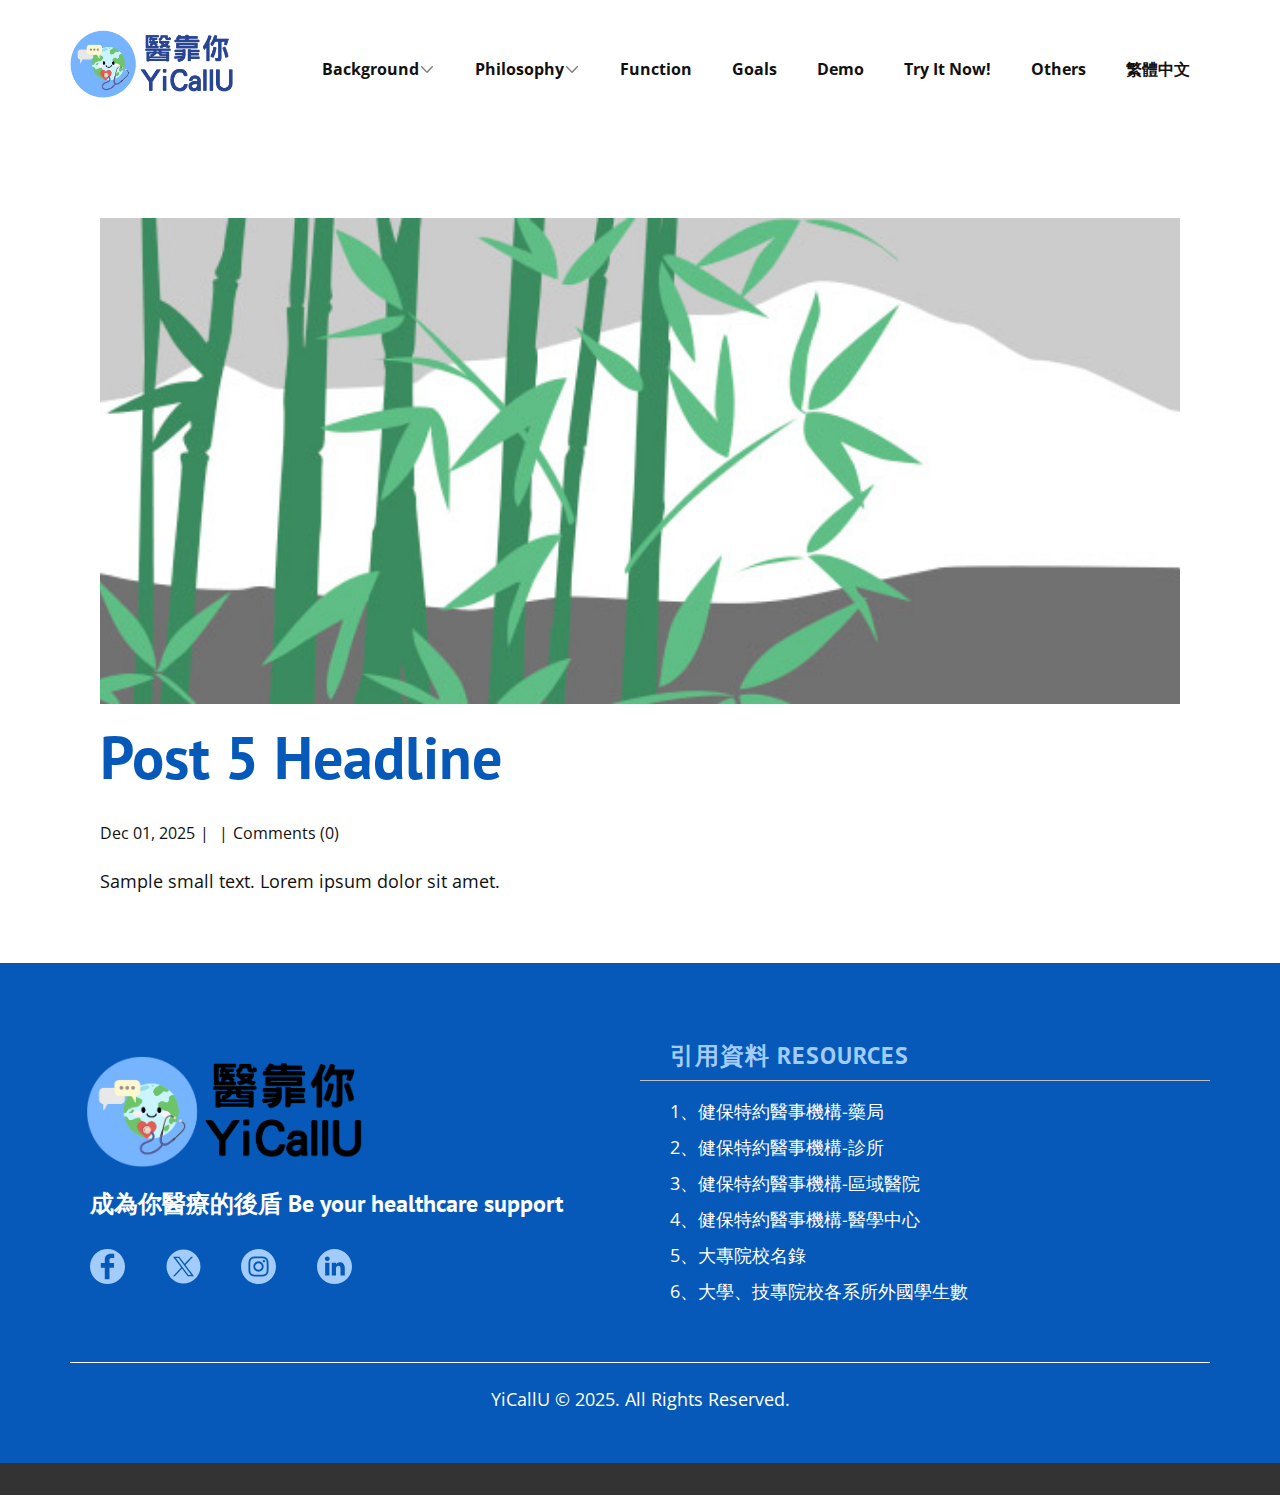
<file: blog/post-4.html>
<!DOCTYPE html>
<html style="font-size: 16px;" lang="en"><head>
    <meta name="viewport" content="width=device-width, initial-scale=1.0">
    <meta charset="utf-8">
    <meta name="keywords" content="Post 1 Headline">
    <meta name="description" content="">
    <title>Post 5 Headline</title>
    <link rel="stylesheet" href="../nicepage.css" media="screen">
<link rel="stylesheet" href="../Post-Template.css" media="screen">
    <script class="u-script" type="text/javascript" src="../jquery.js" defer=""></script>
    <script class="u-script" type="text/javascript" src="../nicepage.js" defer=""></script>
    <meta name="generator" content="Nicepage 8.0.9, nicepage.com">
    
    
    
    <link id="u-page-google-font" rel="stylesheet" href="https://fonts.googleapis.com/css2?display=swap&amp;family=PT+Sans:ital,wght@0,400;0,700;1,400;1,700&amp;family=Open+Sans:ital,wght@0,300;0,400;0,500;0,600;0,700;0,800;1,300;1,400;1,500;1,600;1,700;1,800">
    <script type="application/ld+json">{
		"@context": "http://schema.org",
		"@type": "Organization",
		"name": "",
		"logo": "images/Profile5.png",
		"sameAs": [
				"https://facebook.com/name",
				"https://twitter.com/name",
				"https://instagram.com/name"
		]
}</script>
    <meta name="theme-color" content="#0659b8">
    <meta name="twitter:site" content="@">
    <meta name="twitter:card" content="summary_large_image">
    <meta name="twitter:title" content="Post 5 Headline">
    <meta name="twitter:description" content="">
  <meta data-intl-tel-input-cdn-path="intlTelInput/"></head>
  <body data-path-to-root="./" data-include-products="true" class="u-body u-xl-mode" data-lang="en"><header class="u-block-1005--Infinity u-clearfix u-header u-header" id="header" data-animation-name="" data-animation-duration="0" data-animation-delay="0" data-animation-direction=""><div class="u-clearfix u-sheet u-valign-middle-lg u-valign-middle-md u-valign-middle-sm u-valign-middle-xs u-sheet-1">
        <a href="#" class="data-layout-selected u-image u-logo u-image-1" data-image-width="620" data-image-height="251">
          <img src="../images/Profile5.png" class="u-logo-image u-logo-image-1">
        </a>
        <nav class="u-dropdown-icon u-menu u-menu-dropdown u-offcanvas u-menu-1" role="navigation">
          <div class="menu-collapse" style="font-size: 1rem; letter-spacing: 0px; font-weight: 700;">
            <a class="u-button-style u-custom-left-right-menu-spacing u-custom-padding-bottom u-custom-text-hover-color u-custom-top-bottom-menu-spacing u-hamburger-link u-nav-link u-text-active-palette-1-base u-text-hover-palette-2-base" href="#" tabindex="-1" aria-label="Open menu" aria-controls="261f">
              <svg class="u-svg-link" viewBox="0 0 24 24"><use xlink:href="#svg-7055"></use></svg>
              <svg class="u-svg-content" version="1.1" id="svg-7055" viewBox="0 0 16 16" x="0px" y="0px" xmlns:xlink="http://www.w3.org/1999/xlink" xmlns="http://www.w3.org/2000/svg"><g><rect y="1" width="16" height="2"></rect><rect y="7" width="16" height="2"></rect><rect y="13" width="16" height="2"></rect>
</g></svg>
            </a>
          </div>
          <div class="u-custom-menu u-nav-container">
            <ul role="menubar" class="u-nav u-unstyled u-nav-1"><li role="none" class="u-nav-item"><a tabindex="-1" role="menuitem" class="u-button-style u-nav-link u-text-active-palette-1-base u-text-hover-palette-1-base" href="../#sec-fdeb" data-page-id="6594914" aria-haspopup="true" style="padding: 10px 20px;">Background</a><div class="u-nav-popup"><ul role="menu" class="u-h-spacing-20 u-nav u-unstyled u-v-spacing-10" aria-label="Background menu"><li role="none" class="u-nav-item"><a tabindex="-1" role="menuitem" class="u-active-palette-1-base u-button-style u-grey-5 u-hover-palette-1-base u-nav-link" href="../#sec-fdeb" data-page-id="6594914">Our Motivation</a>
</li><li role="none" class="u-nav-item"><a tabindex="-1" role="menuitem" class="u-active-palette-1-base u-button-style u-grey-5 u-hover-palette-1-base u-nav-link" href="../#block-2" data-page-id="6594914">The Problem</a>
</li></ul>
</div>
</li><li role="none" class="u-nav-item"><a tabindex="-1" role="menuitem" class="u-button-style u-nav-link u-text-active-palette-1-base u-text-hover-palette-1-base" href="../#sec-e5f6" data-page-id="6594914" aria-haspopup="true" style="padding: 10px 20px;">Philosophy</a><div class="u-nav-popup"><ul role="menu" class="u-h-spacing-20 u-nav u-unstyled u-v-spacing-10" aria-label="Philosophy menu"><li role="none" class="u-nav-item"><a tabindex="-1" role="menuitem" class="u-active-palette-1-base u-button-style u-grey-5 u-hover-palette-1-base u-nav-link" href="../#sec-e5f6" data-page-id="6594914">Our Mission</a>
</li><li role="none" class="u-nav-item"><a tabindex="-1" role="menuitem" class="u-active-palette-1-base u-button-style u-grey-5 u-hover-palette-1-base u-nav-link" href="../#sec-bcb4" data-page-id="6594914">Introduction</a>
</li></ul>
</div>
</li><li role="none" class="u-nav-item"><a tabindex="-1" role="menuitem" class="u-button-style u-nav-link u-text-active-palette-1-base u-text-hover-palette-1-base" href="../#block-4" data-page-id="6594914" style="padding: 10px 20px;">Function</a>
</li><li role="none" class="u-nav-item"><a tabindex="-1" role="menuitem" class="u-button-style u-nav-link u-text-active-palette-1-base u-text-hover-palette-1-base" href="../#sec-d6ec" data-page-id="6594914" style="padding: 10px 20px;">Goals</a>
</li><li role="none" class="u-nav-item"><a tabindex="-1" role="menuitem" class="u-button-style u-nav-link u-text-active-palette-1-base u-text-hover-palette-1-base" href="../#sec-f17a" data-page-id="6594914" style="padding: 10px 20px;">Demo</a>
</li><li role="none" class="u-nav-item"><a tabindex="-1" role="menuitem" class="u-button-style u-nav-link u-text-active-palette-1-base u-text-hover-palette-1-base" href="../#sec-6a72" data-page-id="6594914" style="padding: 10px 20px;">Try It Now!</a>
</li><li role="none" class="u-nav-item"><a tabindex="-1" role="menuitem" class="u-button-style u-nav-link u-text-active-palette-1-base u-text-hover-palette-1-base" href="../#block-5" data-page-id="6594914" style="padding: 10px 20px;">Others</a>
</li><li role="none" class="u-nav-item"><a role="menuitem" class="u-button-style u-nav-link u-text-active-palette-1-base u-text-hover-palette-1-base" href="../Chinese.html" style="padding: 10px 20px;">繁體中文</a>
</li></ul>
          </div>
          <div class="u-custom-menu u-nav-container-collapse" id="261f" role="region" aria-label="Menu panel">
            <div class="u-black u-container-style u-inner-container-layout u-opacity u-opacity-95 u-sidenav">
              <div class="u-inner-container-layout u-sidenav-overflow">
                <div class="u-menu-close" tabindex="-1" aria-label="Close menu"></div>
                <ul class="u-align-center u-nav u-popupmenu-items u-unstyled u-nav-4" role="menubar"><li role="none" class="u-nav-item"><a tabindex="-1" role="menuitem" class="u-button-style u-nav-link" href="../#sec-fdeb" data-page-id="6594914" aria-haspopup="true">Background</a><div class="u-nav-popup"><ul role="menu" class="u-h-spacing-20 u-nav u-unstyled u-v-spacing-10" aria-label="Background menu"><li role="none" class="u-nav-item"><a tabindex="-1" role="menuitem" class="u-button-style u-nav-link" href="../#sec-fdeb" data-page-id="6594914">Our Motivation</a>
</li><li role="none" class="u-nav-item"><a tabindex="-1" role="menuitem" class="u-button-style u-nav-link" href="../#block-2" data-page-id="6594914">The Problem</a>
</li></ul>
</div>
</li><li role="none" class="u-nav-item"><a tabindex="-1" role="menuitem" class="u-button-style u-nav-link" href="../#sec-e5f6" data-page-id="6594914" aria-haspopup="true">Philosophy</a><div class="u-nav-popup"><ul role="menu" class="u-h-spacing-20 u-nav u-unstyled u-v-spacing-10" aria-label="Philosophy menu"><li role="none" class="u-nav-item"><a tabindex="-1" role="menuitem" class="u-button-style u-nav-link" href="../#sec-e5f6" data-page-id="6594914">Our Mission</a>
</li><li role="none" class="u-nav-item"><a tabindex="-1" role="menuitem" class="u-button-style u-nav-link" href="../#sec-bcb4" data-page-id="6594914">Introduction</a>
</li></ul>
</div>
</li><li role="none" class="u-nav-item"><a tabindex="-1" role="menuitem" class="u-button-style u-nav-link" href="../#block-4" data-page-id="6594914">Function</a>
</li><li role="none" class="u-nav-item"><a tabindex="-1" role="menuitem" class="u-button-style u-nav-link" href="../#sec-d6ec" data-page-id="6594914">Goals</a>
</li><li role="none" class="u-nav-item"><a tabindex="-1" role="menuitem" class="u-button-style u-nav-link" href="../#sec-f17a" data-page-id="6594914">Demo</a>
</li><li role="none" class="u-nav-item"><a tabindex="-1" role="menuitem" class="u-button-style u-nav-link" href="../#sec-6a72" data-page-id="6594914">Try It Now!</a>
</li><li role="none" class="u-nav-item"><a tabindex="-1" role="menuitem" class="u-button-style u-nav-link" href="../#block-5" data-page-id="6594914">Others</a>
</li><li role="none" class="u-nav-item"><a role="menuitem" class="u-button-style u-nav-link" href="../Chinese.html">繁體中文</a>
</li></ul>
              </div>
            </div>
            <div class="u-black u-menu-overlay u-opacity u-opacity-70"></div>
          </div>
        </nav>
      </div></header>
    <section class="u-align-center u-clearfix u-section-1" id="block-1">
      <div class="u-clearfix u-sheet u-valign-middle-md u-valign-middle-sm u-valign-middle-xs u-sheet-1"><!--post_details--><!--post_details_options_json--><!--{"source":""}--><!--/post_details_options_json--><!--blog_post-->
        <div class="u-container-style u-expanded-width u-post-details u-post-details-1">
          <div class="u-container-layout u-valign-middle u-container-layout-1"><!--blog_post_image-->
            <img alt="" class="u-blog-control u-expanded-width u-image u-image-default u-image-1" src="../images/68f64b9d.jpeg"><!--/blog_post_image--><!--blog_post_header-->
            <h2 class="u-blog-control u-text u-text-1">Post 5 Headline</h2><!--/blog_post_header--><!--blog_post_metadata-->
            <div class="u-blog-control u-metadata u-metadata-1"><!--blog_post_metadata_date--><span class="u-meta-date u-meta-icon">Dec 01, 2025</span><!--/blog_post_metadata_date--><!--blog_post_metadata_category--><span class="u-meta-category u-meta-icon"></span><!--/blog_post_metadata_category--><!--blog_post_metadata_comments--><span class="u-meta-comments u-meta-icon"><!--blog_post_metadata_comments_content-->Comments (0)<!--/blog_post_metadata_comments_content--></span><!--/blog_post_metadata_comments-->
            </div><!--/blog_post_metadata--><!--blog_post_content-->
            <div class="u-align-justify u-blog-control u-post-content u-text u-text-2 fr-view">
  <p>Sample small text. Lorem ipsum dolor sit amet.</p>
  </div><!--/blog_post_content-->
          </div>
        </div><!--/blog_post--><!--/post_details-->
      </div>
    </section>
    
    
    
    <footer class="u-align-center-sm u-align-center-xs u-clearfix u-container-align-center u-footer u-palette-1-base" id="footer"><div class="u-clearfix u-sheet u-valign-middle-lg u-valign-middle-md u-valign-middle-sm u-valign-middle-xs u-sheet-1">
        <div class="data-layout-selected u-clearfix u-expanded-width u-layout-wrap u-layout-wrap-1">
          <div class="u-gutter-0 u-layout">
            <div class="u-layout-row">
              <div class="u-container-style u-layout-cell u-shape-rectangle u-size-30 u-layout-cell-1">
                <div class="u-container-layout u-valign-top u-container-layout-1">
                  <a href="" class="u-image u-logo u-image-1" data-image-width="619" data-image-height="251">
                    <img src="../images/Profile5-1.png" class="u-logo-image u-logo-image-1">
                  </a>
                  <h4 class="u-align-left u-text u-text-1"> 成為你醫療的後盾&nbsp;Be your healthcare support</h4>
                  <div class="u-social-icons u-social-icons-1">
                    <a class="u-social-url" title="facebook" target="_blank" href="https://facebook.com/name"><span class="u-icon u-social-facebook u-social-icon u-text-color-var u-icon-1"><svg class="u-svg-link" preserveAspectRatio="xMidYMin slice" viewBox="0 0 97.75 97.75" style=""><use xmlns:xlink="http://www.w3.org/1999/xlink" xlink:href="#svg-fc9a"></use></svg><svg class="u-svg-content" viewBox="0 0 97.75 97.75" x="0px" y="0px" id="svg-fc9a" style="enable-background:new 0 0 97.75 97.75;"><g><path d="M48.875,0C21.882,0,0,21.882,0,48.875S21.882,97.75,48.875,97.75S97.75,75.868,97.75,48.875S75.868,0,48.875,0z    M67.521,24.89l-6.76,0.003c-5.301,0-6.326,2.519-6.326,6.215v8.15h12.641L67.07,52.023H54.436v32.758H41.251V52.023H30.229V39.258   h11.022v-9.414c0-10.925,6.675-16.875,16.42-16.875l9.851,0.015V24.89L67.521,24.89z"></path>
</g></svg></span>
                    </a>
                    <a class="u-social-url" title="twitter" target="_blank" href="https://twitter.com/name"><span class="u-icon u-social-icon u-social-twitter u-text-color-var u-icon-2"><svg class="u-svg-link" preserveAspectRatio="xMidYMin slice" viewBox="0 0 1200 1200" style=""><use xmlns:xlink="http://www.w3.org/1999/xlink" xlink:href="#svg-a813"></use></svg><svg class="u-svg-content" viewBox="0 0 1200 1200" x="0px" y="0px" id="svg-a813" style="enable-background:new 0 0 1200 1200;"><g><polygon points="334.1,309.2 769.1,890.8 867.6,890.8 432.6,309.2 	"></polygon><path d="M600,18C278.6,18,18,278.6,18,600s260.6,582,582,582s582-260.6,582-582S921.4,18,600,18z M745.9,937.2l-198-264.8
		L302.7,937.2h-63l279.9-302.4l-278.2-372h214.4l182.4,243.8L864,262.8h63L666.4,544.3l293.8,392.9H745.9z"></path>
</g></svg></span>
                    </a>
                    <a class="u-social-url" title="instagram" target="_blank" href="https://instagram.com/name"><span class="u-icon u-social-icon u-social-instagram u-text-color-var u-icon-3"><svg class="u-svg-link" preserveAspectRatio="xMidYMin slice" viewBox="0 0 512 512" style=""><use xmlns:xlink="http://www.w3.org/1999/xlink" xlink:href="#svg-4885"></use></svg><svg class="u-svg-content" viewBox="0 0 512 512" id="svg-4885"><path d="m305 256c0 27.0625-21.9375 49-49 49s-49-21.9375-49-49 21.9375-49 49-49 49 21.9375 49 49zm0 0"></path><path d="m370.59375 169.304688c-2.355469-6.382813-6.113281-12.160157-10.996094-16.902344-4.742187-4.882813-10.515625-8.640625-16.902344-10.996094-5.179687-2.011719-12.960937-4.40625-27.292968-5.058594-15.503906-.707031-20.152344-.859375-59.402344-.859375-39.253906 0-43.902344.148438-59.402344.855469-14.332031.65625-22.117187 3.050781-27.292968 5.0625-6.386719 2.355469-12.164063 6.113281-16.902344 10.996094-4.882813 4.742187-8.640625 10.515625-11 16.902344-2.011719 5.179687-4.40625 12.964843-5.058594 27.296874-.707031 15.5-.859375 20.148438-.859375 59.402344 0 39.25.152344 43.898438.859375 59.402344.652344 14.332031 3.046875 22.113281 5.058594 27.292969 2.359375 6.386719 6.113281 12.160156 10.996094 16.902343 4.742187 4.882813 10.515624 8.640626 16.902343 10.996094 5.179688 2.015625 12.964844 4.410156 27.296875 5.0625 15.5.707032 20.144532.855469 59.398438.855469 39.257812 0 43.90625-.148437 59.402344-.855469 14.332031-.652344 22.117187-3.046875 27.296874-5.0625 12.820313-4.945312 22.953126-15.078125 27.898438-27.898437 2.011719-5.179688 4.40625-12.960938 5.0625-27.292969.707031-15.503906.855469-20.152344.855469-59.402344 0-39.253906-.148438-43.902344-.855469-59.402344-.652344-14.332031-3.046875-22.117187-5.0625-27.296874zm-114.59375 162.179687c-41.691406 0-75.488281-33.792969-75.488281-75.484375s33.796875-75.484375 75.488281-75.484375c41.6875 0 75.484375 33.792969 75.484375 75.484375s-33.796875 75.484375-75.484375 75.484375zm78.46875-136.3125c-9.742188 0-17.640625-7.898437-17.640625-17.640625s7.898437-17.640625 17.640625-17.640625 17.640625 7.898437 17.640625 17.640625c-.003906 9.742188-7.898437 17.640625-17.640625 17.640625zm0 0"></path><path d="m256 0c-141.363281 0-256 114.636719-256 256s114.636719 256 256 256 256-114.636719 256-256-114.636719-256-256-256zm146.113281 316.605469c-.710937 15.648437-3.199219 26.332031-6.832031 35.683593-7.636719 19.746094-23.246094 35.355469-42.992188 42.992188-9.347656 3.632812-20.035156 6.117188-35.679687 6.832031-15.675781.714844-20.683594.886719-60.605469.886719-39.925781 0-44.929687-.171875-60.609375-.886719-15.644531-.714843-26.332031-3.199219-35.679687-6.832031-9.8125-3.691406-18.695313-9.476562-26.039063-16.957031-7.476562-7.339844-13.261719-16.226563-16.953125-26.035157-3.632812-9.347656-6.121094-20.035156-6.832031-35.679687-.722656-15.679687-.890625-20.6875-.890625-60.609375s.167969-44.929688.886719-60.605469c.710937-15.648437 3.195312-26.332031 6.828125-35.683593 3.691406-9.808594 9.480468-18.695313 16.960937-26.035157 7.339844-7.480469 16.226563-13.265625 26.035157-16.957031 9.351562-3.632812 20.035156-6.117188 35.683593-6.832031 15.675781-.714844 20.683594-.886719 60.605469-.886719s44.929688.171875 60.605469.890625c15.648437.710937 26.332031 3.195313 35.683593 6.824219 9.808594 3.691406 18.695313 9.480468 26.039063 16.960937 7.476563 7.34375 13.265625 16.226563 16.953125 26.035157 3.636719 9.351562 6.121094 20.035156 6.835938 35.683593.714843 15.675781.882812 20.683594.882812 60.605469s-.167969 44.929688-.886719 60.605469zm0 0"></path></svg></span>
                    </a>
                    <a class="u-social-url" target="_blank" data-type="Custom" title="Custom" href=""><span class="u-icon u-social-custom u-social-icon u-text-color-var u-icon-4"><svg class="u-svg-link" preserveAspectRatio="xMidYMin slice" viewBox="0 0 512 512" style=""><use xmlns:xlink="http://www.w3.org/1999/xlink" xlink:href="#svg-6e12"></use></svg><svg class="u-svg-content" viewBox="0 0 512 512" id="svg-6e12"><path d="m256 0c-141.363281 0-256 114.636719-256 256s114.636719 256 256 256 256-114.636719 256-256-114.636719-256-256-256zm-74.390625 387h-62.347656v-187.574219h62.347656zm-31.171875-213.1875h-.40625c-20.921875 0-34.453125-14.402344-34.453125-32.402344 0-18.40625 13.945313-32.410156 35.273437-32.410156 21.328126 0 34.453126 14.003906 34.859376 32.410156 0 18-13.53125 32.402344-35.273438 32.402344zm255.984375 213.1875h-62.339844v-100.347656c0-25.21875-9.027343-42.417969-31.585937-42.417969-17.222656 0-27.480469 11.601563-31.988282 22.800781-1.648437 4.007813-2.050781 9.609375-2.050781 15.214844v104.75h-62.34375s.816407-169.976562 0-187.574219h62.34375v26.558594c8.285157-12.78125 23.109375-30.960937 56.1875-30.960937 41.019531 0 71.777344 26.808593 71.777344 84.421874zm0 0"></path></svg></span>
                    </a>
                  </div>
                </div>
              </div>
              <div class="u-container-style u-layout-cell u-shape-rectangle u-size-30 u-layout-cell-2">
                <div class="u-container-layout u-valign-top-lg u-valign-top-md u-valign-top-sm u-valign-top-xs u-container-layout-2">
                  <h5 class="u-align-left u-text u-text-2"><b>引用資料 Resources</b>
                  </h5>
                  <div class="u-align-left u-border-1 u-border-grey-25 u-border-no-bottom u-border-no-left u-expanded-width u-line u-line-horizontal u-line-1"></div>
                  <p class="u-align-left u-text u-text-3">
                    <a href="" class="u-active-none u-border-1 u-border-active-white u-border-hover-white u-border-no-left u-border-no-right u-border-no-top u-btn u-button-link u-button-style u-hover-none u-none u-text-active-grey-10 u-text-body-alt-color u-text-hover-grey-10 u-btn-1" data-animation-name="" data-animation-duration="0" data-animation-delay="0" data-animation-direction=""> 1、健保特約醫事機構-藥局<br>2、健保特約醫事機構-診所<br>3、健保特約醫事機構-區域醫院<br>4、健保特約醫事機構-醫學中心<br>5、大專院校名錄<br>6、大學、技專院校各系所外國學生數 
                    </a>
                    <br>
                  </p>
                </div>
              </div>
            </div>
          </div>
        </div>
        <div class="u-align-center u-border-1 u-border-white u-expanded-width u-line u-line-horizontal u-line-2"></div>
        <p class="u-align-center u-align-right-xxl u-text u-text-4">YiCallU © 2025. All Rights Reserved.</p>
      </div></footer>
    <section class="u-backlink u-clearfix u-grey-80"></section>
  
</body></html>
</file>
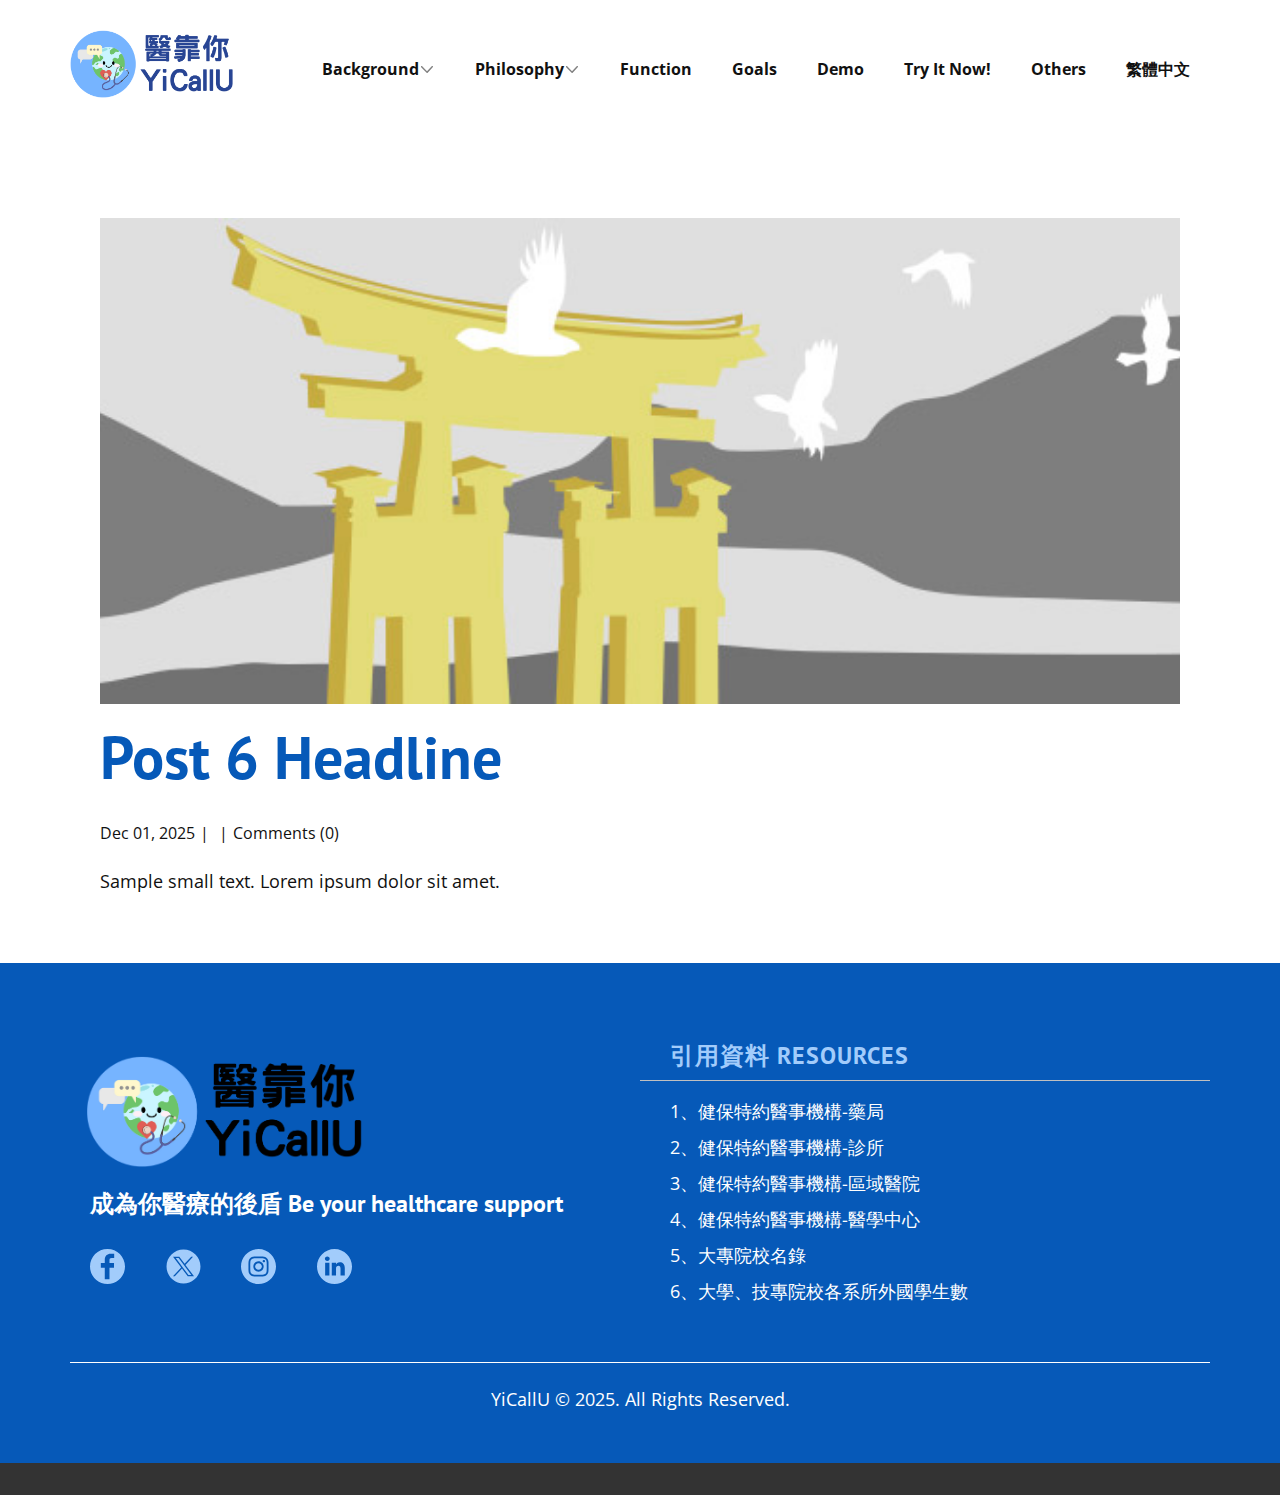
<file: blog/post-5.html>
<!DOCTYPE html>
<html style="font-size: 16px;" lang="en"><head>
    <meta name="viewport" content="width=device-width, initial-scale=1.0">
    <meta charset="utf-8">
    <meta name="keywords" content="Post 1 Headline">
    <meta name="description" content="">
    <title>Post 6 Headline</title>
    <link rel="stylesheet" href="../nicepage.css" media="screen">
<link rel="stylesheet" href="../Post-Template.css" media="screen">
    <script class="u-script" type="text/javascript" src="../jquery.js" defer=""></script>
    <script class="u-script" type="text/javascript" src="../nicepage.js" defer=""></script>
    <meta name="generator" content="Nicepage 8.0.9, nicepage.com">
    
    
    
    <link id="u-page-google-font" rel="stylesheet" href="https://fonts.googleapis.com/css2?display=swap&amp;family=PT+Sans:ital,wght@0,400;0,700;1,400;1,700&amp;family=Open+Sans:ital,wght@0,300;0,400;0,500;0,600;0,700;0,800;1,300;1,400;1,500;1,600;1,700;1,800">
    <script type="application/ld+json">{
		"@context": "http://schema.org",
		"@type": "Organization",
		"name": "",
		"logo": "images/Profile5.png",
		"sameAs": [
				"https://facebook.com/name",
				"https://twitter.com/name",
				"https://instagram.com/name"
		]
}</script>
    <meta name="theme-color" content="#0659b8">
    <meta name="twitter:site" content="@">
    <meta name="twitter:card" content="summary_large_image">
    <meta name="twitter:title" content="Post 6 Headline">
    <meta name="twitter:description" content="">
  <meta data-intl-tel-input-cdn-path="intlTelInput/"></head>
  <body data-path-to-root="./" data-include-products="true" class="u-body u-xl-mode" data-lang="en"><header class="u-block-1005--Infinity u-clearfix u-header u-header" id="header" data-animation-name="" data-animation-duration="0" data-animation-delay="0" data-animation-direction=""><div class="u-clearfix u-sheet u-valign-middle-lg u-valign-middle-md u-valign-middle-sm u-valign-middle-xs u-sheet-1">
        <a href="#" class="data-layout-selected u-image u-logo u-image-1" data-image-width="620" data-image-height="251">
          <img src="../images/Profile5.png" class="u-logo-image u-logo-image-1">
        </a>
        <nav class="u-dropdown-icon u-menu u-menu-dropdown u-offcanvas u-menu-1" role="navigation">
          <div class="menu-collapse" style="font-size: 1rem; letter-spacing: 0px; font-weight: 700;">
            <a class="u-button-style u-custom-left-right-menu-spacing u-custom-padding-bottom u-custom-text-hover-color u-custom-top-bottom-menu-spacing u-hamburger-link u-nav-link u-text-active-palette-1-base u-text-hover-palette-2-base" href="#" tabindex="-1" aria-label="Open menu" aria-controls="261f">
              <svg class="u-svg-link" viewBox="0 0 24 24"><use xlink:href="#svg-7055"></use></svg>
              <svg class="u-svg-content" version="1.1" id="svg-7055" viewBox="0 0 16 16" x="0px" y="0px" xmlns:xlink="http://www.w3.org/1999/xlink" xmlns="http://www.w3.org/2000/svg"><g><rect y="1" width="16" height="2"></rect><rect y="7" width="16" height="2"></rect><rect y="13" width="16" height="2"></rect>
</g></svg>
            </a>
          </div>
          <div class="u-custom-menu u-nav-container">
            <ul role="menubar" class="u-nav u-unstyled u-nav-1"><li role="none" class="u-nav-item"><a tabindex="-1" role="menuitem" class="u-button-style u-nav-link u-text-active-palette-1-base u-text-hover-palette-1-base" href="../#sec-fdeb" data-page-id="6594914" aria-haspopup="true" style="padding: 10px 20px;">Background</a><div class="u-nav-popup"><ul role="menu" class="u-h-spacing-20 u-nav u-unstyled u-v-spacing-10" aria-label="Background menu"><li role="none" class="u-nav-item"><a tabindex="-1" role="menuitem" class="u-active-palette-1-base u-button-style u-grey-5 u-hover-palette-1-base u-nav-link" href="../#sec-fdeb" data-page-id="6594914">Our Motivation</a>
</li><li role="none" class="u-nav-item"><a tabindex="-1" role="menuitem" class="u-active-palette-1-base u-button-style u-grey-5 u-hover-palette-1-base u-nav-link" href="../#block-2" data-page-id="6594914">The Problem</a>
</li></ul>
</div>
</li><li role="none" class="u-nav-item"><a tabindex="-1" role="menuitem" class="u-button-style u-nav-link u-text-active-palette-1-base u-text-hover-palette-1-base" href="../#sec-e5f6" data-page-id="6594914" aria-haspopup="true" style="padding: 10px 20px;">Philosophy</a><div class="u-nav-popup"><ul role="menu" class="u-h-spacing-20 u-nav u-unstyled u-v-spacing-10" aria-label="Philosophy menu"><li role="none" class="u-nav-item"><a tabindex="-1" role="menuitem" class="u-active-palette-1-base u-button-style u-grey-5 u-hover-palette-1-base u-nav-link" href="../#sec-e5f6" data-page-id="6594914">Our Mission</a>
</li><li role="none" class="u-nav-item"><a tabindex="-1" role="menuitem" class="u-active-palette-1-base u-button-style u-grey-5 u-hover-palette-1-base u-nav-link" href="../#sec-bcb4" data-page-id="6594914">Introduction</a>
</li></ul>
</div>
</li><li role="none" class="u-nav-item"><a tabindex="-1" role="menuitem" class="u-button-style u-nav-link u-text-active-palette-1-base u-text-hover-palette-1-base" href="../#block-4" data-page-id="6594914" style="padding: 10px 20px;">Function</a>
</li><li role="none" class="u-nav-item"><a tabindex="-1" role="menuitem" class="u-button-style u-nav-link u-text-active-palette-1-base u-text-hover-palette-1-base" href="../#sec-d6ec" data-page-id="6594914" style="padding: 10px 20px;">Goals</a>
</li><li role="none" class="u-nav-item"><a tabindex="-1" role="menuitem" class="u-button-style u-nav-link u-text-active-palette-1-base u-text-hover-palette-1-base" href="../#sec-f17a" data-page-id="6594914" style="padding: 10px 20px;">Demo</a>
</li><li role="none" class="u-nav-item"><a tabindex="-1" role="menuitem" class="u-button-style u-nav-link u-text-active-palette-1-base u-text-hover-palette-1-base" href="../#sec-6a72" data-page-id="6594914" style="padding: 10px 20px;">Try It Now!</a>
</li><li role="none" class="u-nav-item"><a tabindex="-1" role="menuitem" class="u-button-style u-nav-link u-text-active-palette-1-base u-text-hover-palette-1-base" href="../#block-5" data-page-id="6594914" style="padding: 10px 20px;">Others</a>
</li><li role="none" class="u-nav-item"><a role="menuitem" class="u-button-style u-nav-link u-text-active-palette-1-base u-text-hover-palette-1-base" href="../Chinese.html" style="padding: 10px 20px;">繁體中文</a>
</li></ul>
          </div>
          <div class="u-custom-menu u-nav-container-collapse" id="261f" role="region" aria-label="Menu panel">
            <div class="u-black u-container-style u-inner-container-layout u-opacity u-opacity-95 u-sidenav">
              <div class="u-inner-container-layout u-sidenav-overflow">
                <div class="u-menu-close" tabindex="-1" aria-label="Close menu"></div>
                <ul class="u-align-center u-nav u-popupmenu-items u-unstyled u-nav-4" role="menubar"><li role="none" class="u-nav-item"><a tabindex="-1" role="menuitem" class="u-button-style u-nav-link" href="../#sec-fdeb" data-page-id="6594914" aria-haspopup="true">Background</a><div class="u-nav-popup"><ul role="menu" class="u-h-spacing-20 u-nav u-unstyled u-v-spacing-10" aria-label="Background menu"><li role="none" class="u-nav-item"><a tabindex="-1" role="menuitem" class="u-button-style u-nav-link" href="../#sec-fdeb" data-page-id="6594914">Our Motivation</a>
</li><li role="none" class="u-nav-item"><a tabindex="-1" role="menuitem" class="u-button-style u-nav-link" href="../#block-2" data-page-id="6594914">The Problem</a>
</li></ul>
</div>
</li><li role="none" class="u-nav-item"><a tabindex="-1" role="menuitem" class="u-button-style u-nav-link" href="../#sec-e5f6" data-page-id="6594914" aria-haspopup="true">Philosophy</a><div class="u-nav-popup"><ul role="menu" class="u-h-spacing-20 u-nav u-unstyled u-v-spacing-10" aria-label="Philosophy menu"><li role="none" class="u-nav-item"><a tabindex="-1" role="menuitem" class="u-button-style u-nav-link" href="../#sec-e5f6" data-page-id="6594914">Our Mission</a>
</li><li role="none" class="u-nav-item"><a tabindex="-1" role="menuitem" class="u-button-style u-nav-link" href="../#sec-bcb4" data-page-id="6594914">Introduction</a>
</li></ul>
</div>
</li><li role="none" class="u-nav-item"><a tabindex="-1" role="menuitem" class="u-button-style u-nav-link" href="../#block-4" data-page-id="6594914">Function</a>
</li><li role="none" class="u-nav-item"><a tabindex="-1" role="menuitem" class="u-button-style u-nav-link" href="../#sec-d6ec" data-page-id="6594914">Goals</a>
</li><li role="none" class="u-nav-item"><a tabindex="-1" role="menuitem" class="u-button-style u-nav-link" href="../#sec-f17a" data-page-id="6594914">Demo</a>
</li><li role="none" class="u-nav-item"><a tabindex="-1" role="menuitem" class="u-button-style u-nav-link" href="../#sec-6a72" data-page-id="6594914">Try It Now!</a>
</li><li role="none" class="u-nav-item"><a tabindex="-1" role="menuitem" class="u-button-style u-nav-link" href="../#block-5" data-page-id="6594914">Others</a>
</li><li role="none" class="u-nav-item"><a role="menuitem" class="u-button-style u-nav-link" href="../Chinese.html">繁體中文</a>
</li></ul>
              </div>
            </div>
            <div class="u-black u-menu-overlay u-opacity u-opacity-70"></div>
          </div>
        </nav>
      </div></header>
    <section class="u-align-center u-clearfix u-section-1" id="block-1">
      <div class="u-clearfix u-sheet u-valign-middle-md u-valign-middle-sm u-valign-middle-xs u-sheet-1"><!--post_details--><!--post_details_options_json--><!--{"source":""}--><!--/post_details_options_json--><!--blog_post-->
        <div class="u-container-style u-expanded-width u-post-details u-post-details-1">
          <div class="u-container-layout u-valign-middle u-container-layout-1"><!--blog_post_image-->
            <img alt="" class="u-blog-control u-expanded-width u-image u-image-default u-image-1" src="../images/8ad73f3c.jpeg"><!--/blog_post_image--><!--blog_post_header-->
            <h2 class="u-blog-control u-text u-text-1">Post 6 Headline</h2><!--/blog_post_header--><!--blog_post_metadata-->
            <div class="u-blog-control u-metadata u-metadata-1"><!--blog_post_metadata_date--><span class="u-meta-date u-meta-icon">Dec 01, 2025</span><!--/blog_post_metadata_date--><!--blog_post_metadata_category--><span class="u-meta-category u-meta-icon"></span><!--/blog_post_metadata_category--><!--blog_post_metadata_comments--><span class="u-meta-comments u-meta-icon"><!--blog_post_metadata_comments_content-->Comments (0)<!--/blog_post_metadata_comments_content--></span><!--/blog_post_metadata_comments-->
            </div><!--/blog_post_metadata--><!--blog_post_content-->
            <div class="u-align-justify u-blog-control u-post-content u-text u-text-2 fr-view">
  <p>Sample small text. Lorem ipsum dolor sit amet.</p>
  </div><!--/blog_post_content-->
          </div>
        </div><!--/blog_post--><!--/post_details-->
      </div>
    </section>
    
    
    
    <footer class="u-align-center-sm u-align-center-xs u-clearfix u-container-align-center u-footer u-palette-1-base" id="footer"><div class="u-clearfix u-sheet u-valign-middle-lg u-valign-middle-md u-valign-middle-sm u-valign-middle-xs u-sheet-1">
        <div class="data-layout-selected u-clearfix u-expanded-width u-layout-wrap u-layout-wrap-1">
          <div class="u-gutter-0 u-layout">
            <div class="u-layout-row">
              <div class="u-container-style u-layout-cell u-shape-rectangle u-size-30 u-layout-cell-1">
                <div class="u-container-layout u-valign-top u-container-layout-1">
                  <a href="" class="u-image u-logo u-image-1" data-image-width="619" data-image-height="251">
                    <img src="../images/Profile5-1.png" class="u-logo-image u-logo-image-1">
                  </a>
                  <h4 class="u-align-left u-text u-text-1"> 成為你醫療的後盾&nbsp;Be your healthcare support</h4>
                  <div class="u-social-icons u-social-icons-1">
                    <a class="u-social-url" title="facebook" target="_blank" href="https://facebook.com/name"><span class="u-icon u-social-facebook u-social-icon u-text-color-var u-icon-1"><svg class="u-svg-link" preserveAspectRatio="xMidYMin slice" viewBox="0 0 97.75 97.75" style=""><use xmlns:xlink="http://www.w3.org/1999/xlink" xlink:href="#svg-fc9a"></use></svg><svg class="u-svg-content" viewBox="0 0 97.75 97.75" x="0px" y="0px" id="svg-fc9a" style="enable-background:new 0 0 97.75 97.75;"><g><path d="M48.875,0C21.882,0,0,21.882,0,48.875S21.882,97.75,48.875,97.75S97.75,75.868,97.75,48.875S75.868,0,48.875,0z    M67.521,24.89l-6.76,0.003c-5.301,0-6.326,2.519-6.326,6.215v8.15h12.641L67.07,52.023H54.436v32.758H41.251V52.023H30.229V39.258   h11.022v-9.414c0-10.925,6.675-16.875,16.42-16.875l9.851,0.015V24.89L67.521,24.89z"></path>
</g></svg></span>
                    </a>
                    <a class="u-social-url" title="twitter" target="_blank" href="https://twitter.com/name"><span class="u-icon u-social-icon u-social-twitter u-text-color-var u-icon-2"><svg class="u-svg-link" preserveAspectRatio="xMidYMin slice" viewBox="0 0 1200 1200" style=""><use xmlns:xlink="http://www.w3.org/1999/xlink" xlink:href="#svg-a813"></use></svg><svg class="u-svg-content" viewBox="0 0 1200 1200" x="0px" y="0px" id="svg-a813" style="enable-background:new 0 0 1200 1200;"><g><polygon points="334.1,309.2 769.1,890.8 867.6,890.8 432.6,309.2 	"></polygon><path d="M600,18C278.6,18,18,278.6,18,600s260.6,582,582,582s582-260.6,582-582S921.4,18,600,18z M745.9,937.2l-198-264.8
		L302.7,937.2h-63l279.9-302.4l-278.2-372h214.4l182.4,243.8L864,262.8h63L666.4,544.3l293.8,392.9H745.9z"></path>
</g></svg></span>
                    </a>
                    <a class="u-social-url" title="instagram" target="_blank" href="https://instagram.com/name"><span class="u-icon u-social-icon u-social-instagram u-text-color-var u-icon-3"><svg class="u-svg-link" preserveAspectRatio="xMidYMin slice" viewBox="0 0 512 512" style=""><use xmlns:xlink="http://www.w3.org/1999/xlink" xlink:href="#svg-4885"></use></svg><svg class="u-svg-content" viewBox="0 0 512 512" id="svg-4885"><path d="m305 256c0 27.0625-21.9375 49-49 49s-49-21.9375-49-49 21.9375-49 49-49 49 21.9375 49 49zm0 0"></path><path d="m370.59375 169.304688c-2.355469-6.382813-6.113281-12.160157-10.996094-16.902344-4.742187-4.882813-10.515625-8.640625-16.902344-10.996094-5.179687-2.011719-12.960937-4.40625-27.292968-5.058594-15.503906-.707031-20.152344-.859375-59.402344-.859375-39.253906 0-43.902344.148438-59.402344.855469-14.332031.65625-22.117187 3.050781-27.292968 5.0625-6.386719 2.355469-12.164063 6.113281-16.902344 10.996094-4.882813 4.742187-8.640625 10.515625-11 16.902344-2.011719 5.179687-4.40625 12.964843-5.058594 27.296874-.707031 15.5-.859375 20.148438-.859375 59.402344 0 39.25.152344 43.898438.859375 59.402344.652344 14.332031 3.046875 22.113281 5.058594 27.292969 2.359375 6.386719 6.113281 12.160156 10.996094 16.902343 4.742187 4.882813 10.515624 8.640626 16.902343 10.996094 5.179688 2.015625 12.964844 4.410156 27.296875 5.0625 15.5.707032 20.144532.855469 59.398438.855469 39.257812 0 43.90625-.148437 59.402344-.855469 14.332031-.652344 22.117187-3.046875 27.296874-5.0625 12.820313-4.945312 22.953126-15.078125 27.898438-27.898437 2.011719-5.179688 4.40625-12.960938 5.0625-27.292969.707031-15.503906.855469-20.152344.855469-59.402344 0-39.253906-.148438-43.902344-.855469-59.402344-.652344-14.332031-3.046875-22.117187-5.0625-27.296874zm-114.59375 162.179687c-41.691406 0-75.488281-33.792969-75.488281-75.484375s33.796875-75.484375 75.488281-75.484375c41.6875 0 75.484375 33.792969 75.484375 75.484375s-33.796875 75.484375-75.484375 75.484375zm78.46875-136.3125c-9.742188 0-17.640625-7.898437-17.640625-17.640625s7.898437-17.640625 17.640625-17.640625 17.640625 7.898437 17.640625 17.640625c-.003906 9.742188-7.898437 17.640625-17.640625 17.640625zm0 0"></path><path d="m256 0c-141.363281 0-256 114.636719-256 256s114.636719 256 256 256 256-114.636719 256-256-114.636719-256-256-256zm146.113281 316.605469c-.710937 15.648437-3.199219 26.332031-6.832031 35.683593-7.636719 19.746094-23.246094 35.355469-42.992188 42.992188-9.347656 3.632812-20.035156 6.117188-35.679687 6.832031-15.675781.714844-20.683594.886719-60.605469.886719-39.925781 0-44.929687-.171875-60.609375-.886719-15.644531-.714843-26.332031-3.199219-35.679687-6.832031-9.8125-3.691406-18.695313-9.476562-26.039063-16.957031-7.476562-7.339844-13.261719-16.226563-16.953125-26.035157-3.632812-9.347656-6.121094-20.035156-6.832031-35.679687-.722656-15.679687-.890625-20.6875-.890625-60.609375s.167969-44.929688.886719-60.605469c.710937-15.648437 3.195312-26.332031 6.828125-35.683593 3.691406-9.808594 9.480468-18.695313 16.960937-26.035157 7.339844-7.480469 16.226563-13.265625 26.035157-16.957031 9.351562-3.632812 20.035156-6.117188 35.683593-6.832031 15.675781-.714844 20.683594-.886719 60.605469-.886719s44.929688.171875 60.605469.890625c15.648437.710937 26.332031 3.195313 35.683593 6.824219 9.808594 3.691406 18.695313 9.480468 26.039063 16.960937 7.476563 7.34375 13.265625 16.226563 16.953125 26.035157 3.636719 9.351562 6.121094 20.035156 6.835938 35.683593.714843 15.675781.882812 20.683594.882812 60.605469s-.167969 44.929688-.886719 60.605469zm0 0"></path></svg></span>
                    </a>
                    <a class="u-social-url" target="_blank" data-type="Custom" title="Custom" href=""><span class="u-icon u-social-custom u-social-icon u-text-color-var u-icon-4"><svg class="u-svg-link" preserveAspectRatio="xMidYMin slice" viewBox="0 0 512 512" style=""><use xmlns:xlink="http://www.w3.org/1999/xlink" xlink:href="#svg-6e12"></use></svg><svg class="u-svg-content" viewBox="0 0 512 512" id="svg-6e12"><path d="m256 0c-141.363281 0-256 114.636719-256 256s114.636719 256 256 256 256-114.636719 256-256-114.636719-256-256-256zm-74.390625 387h-62.347656v-187.574219h62.347656zm-31.171875-213.1875h-.40625c-20.921875 0-34.453125-14.402344-34.453125-32.402344 0-18.40625 13.945313-32.410156 35.273437-32.410156 21.328126 0 34.453126 14.003906 34.859376 32.410156 0 18-13.53125 32.402344-35.273438 32.402344zm255.984375 213.1875h-62.339844v-100.347656c0-25.21875-9.027343-42.417969-31.585937-42.417969-17.222656 0-27.480469 11.601563-31.988282 22.800781-1.648437 4.007813-2.050781 9.609375-2.050781 15.214844v104.75h-62.34375s.816407-169.976562 0-187.574219h62.34375v26.558594c8.285157-12.78125 23.109375-30.960937 56.1875-30.960937 41.019531 0 71.777344 26.808593 71.777344 84.421874zm0 0"></path></svg></span>
                    </a>
                  </div>
                </div>
              </div>
              <div class="u-container-style u-layout-cell u-shape-rectangle u-size-30 u-layout-cell-2">
                <div class="u-container-layout u-valign-top-lg u-valign-top-md u-valign-top-sm u-valign-top-xs u-container-layout-2">
                  <h5 class="u-align-left u-text u-text-2"><b>引用資料 Resources</b>
                  </h5>
                  <div class="u-align-left u-border-1 u-border-grey-25 u-border-no-bottom u-border-no-left u-expanded-width u-line u-line-horizontal u-line-1"></div>
                  <p class="u-align-left u-text u-text-3">
                    <a href="" class="u-active-none u-border-1 u-border-active-white u-border-hover-white u-border-no-left u-border-no-right u-border-no-top u-btn u-button-link u-button-style u-hover-none u-none u-text-active-grey-10 u-text-body-alt-color u-text-hover-grey-10 u-btn-1" data-animation-name="" data-animation-duration="0" data-animation-delay="0" data-animation-direction=""> 1、健保特約醫事機構-藥局<br>2、健保特約醫事機構-診所<br>3、健保特約醫事機構-區域醫院<br>4、健保特約醫事機構-醫學中心<br>5、大專院校名錄<br>6、大學、技專院校各系所外國學生數 
                    </a>
                    <br>
                  </p>
                </div>
              </div>
            </div>
          </div>
        </div>
        <div class="u-align-center u-border-1 u-border-white u-expanded-width u-line u-line-horizontal u-line-2"></div>
        <p class="u-align-center u-align-right-xxl u-text u-text-4">YiCallU © 2025. All Rights Reserved.</p>
      </div></footer>
    <section class="u-backlink u-clearfix u-grey-80"></section>
  
</body></html>
</file>
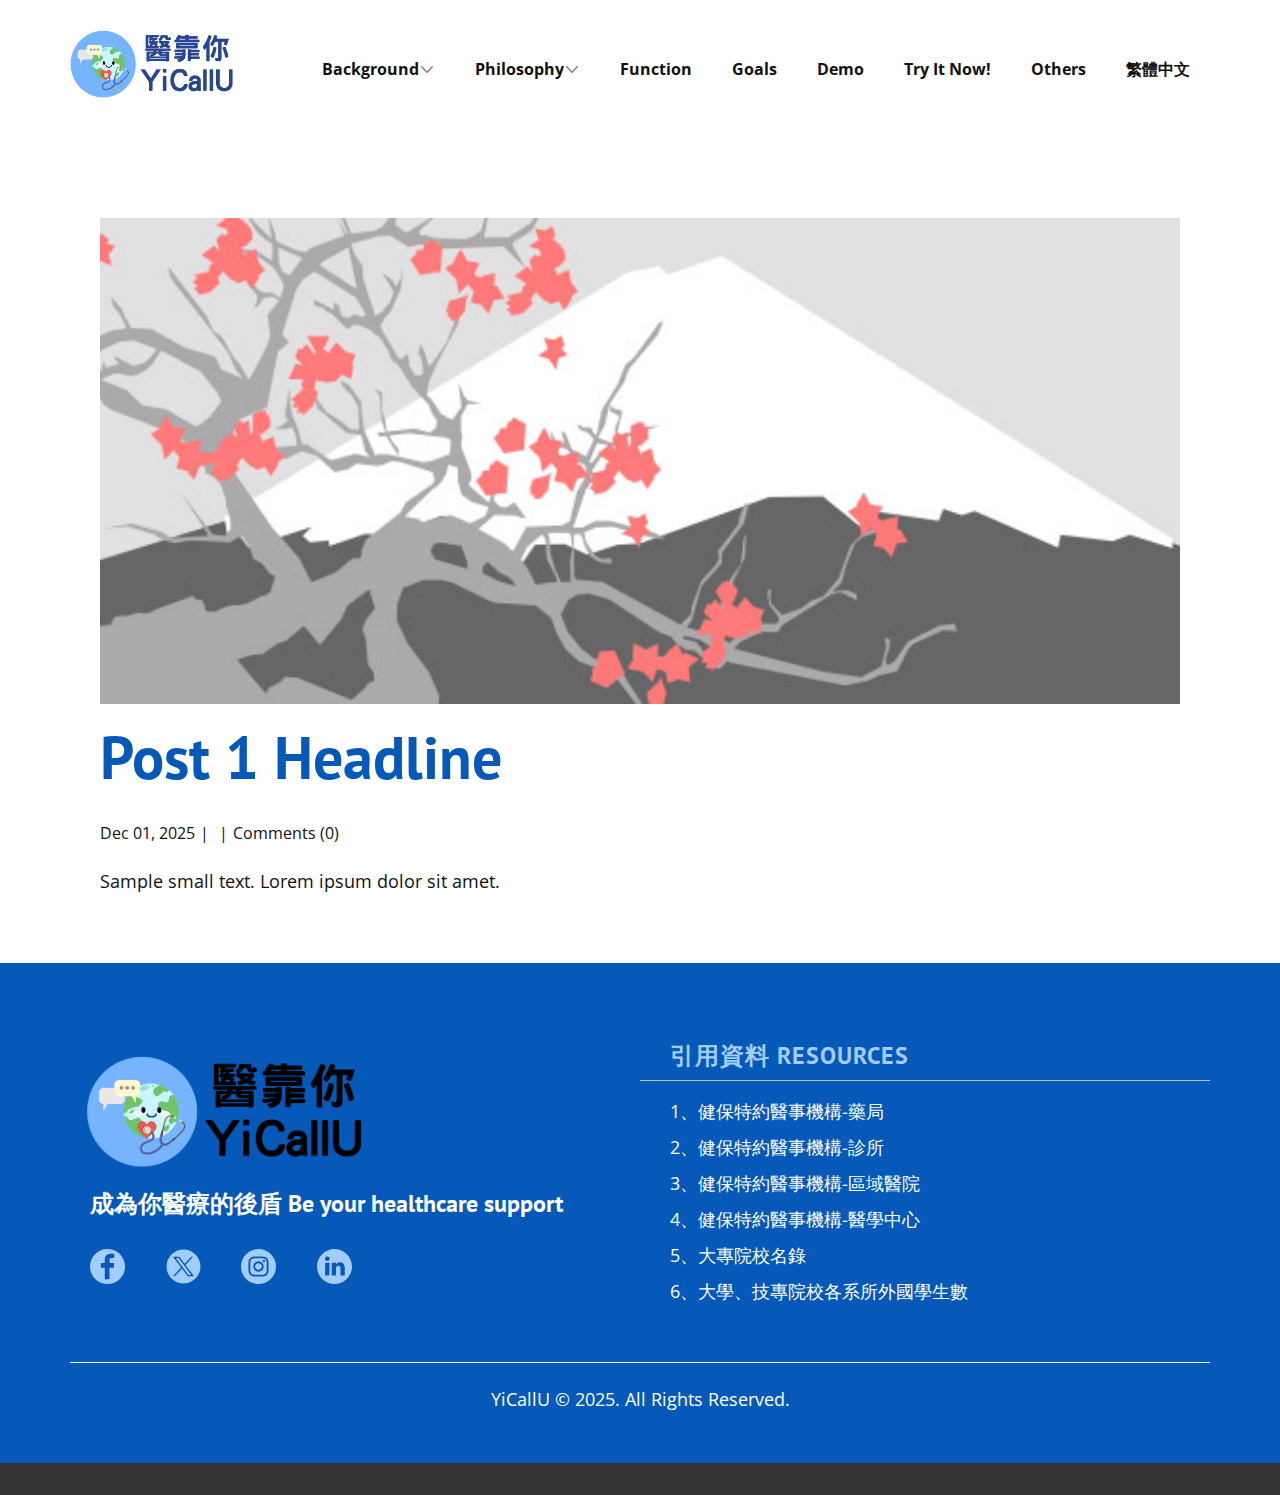
<file: blog/post.html>
<!DOCTYPE html>
<html style="font-size: 16px;" lang="en"><head>
    <meta name="viewport" content="width=device-width, initial-scale=1.0">
    <meta charset="utf-8">
    <meta name="keywords" content="Post 1 Headline">
    <meta name="description" content="">
    <title>Post 1 Headline</title>
    <link rel="stylesheet" href="../nicepage.css" media="screen">
<link rel="stylesheet" href="../Post-Template.css" media="screen">
    <script class="u-script" type="text/javascript" src="../jquery.js" defer=""></script>
    <script class="u-script" type="text/javascript" src="../nicepage.js" defer=""></script>
    <meta name="generator" content="Nicepage 8.0.9, nicepage.com">
    
    
    
    <link id="u-page-google-font" rel="stylesheet" href="https://fonts.googleapis.com/css2?display=swap&amp;family=PT+Sans:ital,wght@0,400;0,700;1,400;1,700&amp;family=Open+Sans:ital,wght@0,300;0,400;0,500;0,600;0,700;0,800;1,300;1,400;1,500;1,600;1,700;1,800">
    <script type="application/ld+json">{
		"@context": "http://schema.org",
		"@type": "Organization",
		"name": "",
		"logo": "images/Profile5.png",
		"sameAs": [
				"https://facebook.com/name",
				"https://twitter.com/name",
				"https://instagram.com/name"
		]
}</script>
    <meta name="theme-color" content="#0659b8">
    <meta name="twitter:site" content="@">
    <meta name="twitter:card" content="summary_large_image">
    <meta name="twitter:title" content="Post 1 Headline">
    <meta name="twitter:description" content="">
  <meta data-intl-tel-input-cdn-path="intlTelInput/"></head>
  <body data-path-to-root="./" data-include-products="true" class="u-body u-xl-mode" data-lang="en"><header class="u-block-1005--Infinity u-clearfix u-header u-header" id="header" data-animation-name="" data-animation-duration="0" data-animation-delay="0" data-animation-direction=""><div class="u-clearfix u-sheet u-valign-middle-lg u-valign-middle-md u-valign-middle-sm u-valign-middle-xs u-sheet-1">
        <a href="#" class="data-layout-selected u-image u-logo u-image-1" data-image-width="620" data-image-height="251">
          <img src="../images/Profile5.png" class="u-logo-image u-logo-image-1">
        </a>
        <nav class="u-dropdown-icon u-menu u-menu-dropdown u-offcanvas u-menu-1" role="navigation">
          <div class="menu-collapse" style="font-size: 1rem; letter-spacing: 0px; font-weight: 700;">
            <a class="u-button-style u-custom-left-right-menu-spacing u-custom-padding-bottom u-custom-text-hover-color u-custom-top-bottom-menu-spacing u-hamburger-link u-nav-link u-text-active-palette-1-base u-text-hover-palette-2-base" href="#" tabindex="-1" aria-label="Open menu" aria-controls="261f">
              <svg class="u-svg-link" viewBox="0 0 24 24"><use xlink:href="#svg-7055"></use></svg>
              <svg class="u-svg-content" version="1.1" id="svg-7055" viewBox="0 0 16 16" x="0px" y="0px" xmlns:xlink="http://www.w3.org/1999/xlink" xmlns="http://www.w3.org/2000/svg"><g><rect y="1" width="16" height="2"></rect><rect y="7" width="16" height="2"></rect><rect y="13" width="16" height="2"></rect>
</g></svg>
            </a>
          </div>
          <div class="u-custom-menu u-nav-container">
            <ul role="menubar" class="u-nav u-unstyled u-nav-1"><li role="none" class="u-nav-item"><a tabindex="-1" role="menuitem" class="u-button-style u-nav-link u-text-active-palette-1-base u-text-hover-palette-1-base" href="../#sec-fdeb" data-page-id="6594914" aria-haspopup="true" style="padding: 10px 20px;">Background</a><div class="u-nav-popup"><ul role="menu" class="u-h-spacing-20 u-nav u-unstyled u-v-spacing-10" aria-label="Background menu"><li role="none" class="u-nav-item"><a tabindex="-1" role="menuitem" class="u-active-palette-1-base u-button-style u-grey-5 u-hover-palette-1-base u-nav-link" href="../#sec-fdeb" data-page-id="6594914">Our Motivation</a>
</li><li role="none" class="u-nav-item"><a tabindex="-1" role="menuitem" class="u-active-palette-1-base u-button-style u-grey-5 u-hover-palette-1-base u-nav-link" href="../#block-2" data-page-id="6594914">The Problem</a>
</li></ul>
</div>
</li><li role="none" class="u-nav-item"><a tabindex="-1" role="menuitem" class="u-button-style u-nav-link u-text-active-palette-1-base u-text-hover-palette-1-base" href="../#sec-e5f6" data-page-id="6594914" aria-haspopup="true" style="padding: 10px 20px;">Philosophy</a><div class="u-nav-popup"><ul role="menu" class="u-h-spacing-20 u-nav u-unstyled u-v-spacing-10" aria-label="Philosophy menu"><li role="none" class="u-nav-item"><a tabindex="-1" role="menuitem" class="u-active-palette-1-base u-button-style u-grey-5 u-hover-palette-1-base u-nav-link" href="../#sec-e5f6" data-page-id="6594914">Our Mission</a>
</li><li role="none" class="u-nav-item"><a tabindex="-1" role="menuitem" class="u-active-palette-1-base u-button-style u-grey-5 u-hover-palette-1-base u-nav-link" href="../#sec-bcb4" data-page-id="6594914">Introduction</a>
</li></ul>
</div>
</li><li role="none" class="u-nav-item"><a tabindex="-1" role="menuitem" class="u-button-style u-nav-link u-text-active-palette-1-base u-text-hover-palette-1-base" href="../#block-4" data-page-id="6594914" style="padding: 10px 20px;">Function</a>
</li><li role="none" class="u-nav-item"><a tabindex="-1" role="menuitem" class="u-button-style u-nav-link u-text-active-palette-1-base u-text-hover-palette-1-base" href="../#sec-d6ec" data-page-id="6594914" style="padding: 10px 20px;">Goals</a>
</li><li role="none" class="u-nav-item"><a tabindex="-1" role="menuitem" class="u-button-style u-nav-link u-text-active-palette-1-base u-text-hover-palette-1-base" href="../#sec-f17a" data-page-id="6594914" style="padding: 10px 20px;">Demo</a>
</li><li role="none" class="u-nav-item"><a tabindex="-1" role="menuitem" class="u-button-style u-nav-link u-text-active-palette-1-base u-text-hover-palette-1-base" href="../#sec-6a72" data-page-id="6594914" style="padding: 10px 20px;">Try It Now!</a>
</li><li role="none" class="u-nav-item"><a tabindex="-1" role="menuitem" class="u-button-style u-nav-link u-text-active-palette-1-base u-text-hover-palette-1-base" href="../#block-5" data-page-id="6594914" style="padding: 10px 20px;">Others</a>
</li><li role="none" class="u-nav-item"><a role="menuitem" class="u-button-style u-nav-link u-text-active-palette-1-base u-text-hover-palette-1-base" href="../Chinese.html" style="padding: 10px 20px;">繁體中文</a>
</li></ul>
          </div>
          <div class="u-custom-menu u-nav-container-collapse" id="261f" role="region" aria-label="Menu panel">
            <div class="u-black u-container-style u-inner-container-layout u-opacity u-opacity-95 u-sidenav">
              <div class="u-inner-container-layout u-sidenav-overflow">
                <div class="u-menu-close" tabindex="-1" aria-label="Close menu"></div>
                <ul class="u-align-center u-nav u-popupmenu-items u-unstyled u-nav-4" role="menubar"><li role="none" class="u-nav-item"><a tabindex="-1" role="menuitem" class="u-button-style u-nav-link" href="../#sec-fdeb" data-page-id="6594914" aria-haspopup="true">Background</a><div class="u-nav-popup"><ul role="menu" class="u-h-spacing-20 u-nav u-unstyled u-v-spacing-10" aria-label="Background menu"><li role="none" class="u-nav-item"><a tabindex="-1" role="menuitem" class="u-button-style u-nav-link" href="../#sec-fdeb" data-page-id="6594914">Our Motivation</a>
</li><li role="none" class="u-nav-item"><a tabindex="-1" role="menuitem" class="u-button-style u-nav-link" href="../#block-2" data-page-id="6594914">The Problem</a>
</li></ul>
</div>
</li><li role="none" class="u-nav-item"><a tabindex="-1" role="menuitem" class="u-button-style u-nav-link" href="../#sec-e5f6" data-page-id="6594914" aria-haspopup="true">Philosophy</a><div class="u-nav-popup"><ul role="menu" class="u-h-spacing-20 u-nav u-unstyled u-v-spacing-10" aria-label="Philosophy menu"><li role="none" class="u-nav-item"><a tabindex="-1" role="menuitem" class="u-button-style u-nav-link" href="../#sec-e5f6" data-page-id="6594914">Our Mission</a>
</li><li role="none" class="u-nav-item"><a tabindex="-1" role="menuitem" class="u-button-style u-nav-link" href="../#sec-bcb4" data-page-id="6594914">Introduction</a>
</li></ul>
</div>
</li><li role="none" class="u-nav-item"><a tabindex="-1" role="menuitem" class="u-button-style u-nav-link" href="../#block-4" data-page-id="6594914">Function</a>
</li><li role="none" class="u-nav-item"><a tabindex="-1" role="menuitem" class="u-button-style u-nav-link" href="../#sec-d6ec" data-page-id="6594914">Goals</a>
</li><li role="none" class="u-nav-item"><a tabindex="-1" role="menuitem" class="u-button-style u-nav-link" href="../#sec-f17a" data-page-id="6594914">Demo</a>
</li><li role="none" class="u-nav-item"><a tabindex="-1" role="menuitem" class="u-button-style u-nav-link" href="../#sec-6a72" data-page-id="6594914">Try It Now!</a>
</li><li role="none" class="u-nav-item"><a tabindex="-1" role="menuitem" class="u-button-style u-nav-link" href="../#block-5" data-page-id="6594914">Others</a>
</li><li role="none" class="u-nav-item"><a role="menuitem" class="u-button-style u-nav-link" href="../Chinese.html">繁體中文</a>
</li></ul>
              </div>
            </div>
            <div class="u-black u-menu-overlay u-opacity u-opacity-70"></div>
          </div>
        </nav>
      </div></header>
    <section class="u-align-center u-clearfix u-section-1" id="block-1">
      <div class="u-clearfix u-sheet u-valign-middle-md u-valign-middle-sm u-valign-middle-xs u-sheet-1"><!--post_details--><!--post_details_options_json--><!--{"source":""}--><!--/post_details_options_json--><!--blog_post-->
        <div class="u-container-style u-expanded-width u-post-details u-post-details-1">
          <div class="u-container-layout u-valign-middle u-container-layout-1"><!--blog_post_image-->
            <img alt="" class="u-blog-control u-expanded-width u-image u-image-default u-image-1" src="../images/0fd3416c.jpeg"><!--/blog_post_image--><!--blog_post_header-->
            <h2 class="u-blog-control u-text u-text-1">Post 1 Headline</h2><!--/blog_post_header--><!--blog_post_metadata-->
            <div class="u-blog-control u-metadata u-metadata-1"><!--blog_post_metadata_date--><span class="u-meta-date u-meta-icon">Dec 01, 2025</span><!--/blog_post_metadata_date--><!--blog_post_metadata_category--><span class="u-meta-category u-meta-icon"></span><!--/blog_post_metadata_category--><!--blog_post_metadata_comments--><span class="u-meta-comments u-meta-icon"><!--blog_post_metadata_comments_content-->Comments (0)<!--/blog_post_metadata_comments_content--></span><!--/blog_post_metadata_comments-->
            </div><!--/blog_post_metadata--><!--blog_post_content-->
            <div class="u-align-justify u-blog-control u-post-content u-text u-text-2 fr-view">
  <p>Sample small text. Lorem ipsum dolor sit amet.</p>
  </div><!--/blog_post_content-->
          </div>
        </div><!--/blog_post--><!--/post_details-->
      </div>
    </section>
    
    
    
    <footer class="u-align-center-sm u-align-center-xs u-clearfix u-container-align-center u-footer u-palette-1-base" id="footer"><div class="u-clearfix u-sheet u-valign-middle-lg u-valign-middle-md u-valign-middle-sm u-valign-middle-xs u-sheet-1">
        <div class="data-layout-selected u-clearfix u-expanded-width u-layout-wrap u-layout-wrap-1">
          <div class="u-gutter-0 u-layout">
            <div class="u-layout-row">
              <div class="u-container-style u-layout-cell u-shape-rectangle u-size-30 u-layout-cell-1">
                <div class="u-container-layout u-valign-top u-container-layout-1">
                  <a href="" class="u-image u-logo u-image-1" data-image-width="619" data-image-height="251">
                    <img src="../images/Profile5-1.png" class="u-logo-image u-logo-image-1">
                  </a>
                  <h4 class="u-align-left u-text u-text-1"> 成為你醫療的後盾&nbsp;Be your healthcare support</h4>
                  <div class="u-social-icons u-social-icons-1">
                    <a class="u-social-url" title="facebook" target="_blank" href="https://facebook.com/name"><span class="u-icon u-social-facebook u-social-icon u-text-color-var u-icon-1"><svg class="u-svg-link" preserveAspectRatio="xMidYMin slice" viewBox="0 0 97.75 97.75" style=""><use xmlns:xlink="http://www.w3.org/1999/xlink" xlink:href="#svg-fc9a"></use></svg><svg class="u-svg-content" viewBox="0 0 97.75 97.75" x="0px" y="0px" id="svg-fc9a" style="enable-background:new 0 0 97.75 97.75;"><g><path d="M48.875,0C21.882,0,0,21.882,0,48.875S21.882,97.75,48.875,97.75S97.75,75.868,97.75,48.875S75.868,0,48.875,0z    M67.521,24.89l-6.76,0.003c-5.301,0-6.326,2.519-6.326,6.215v8.15h12.641L67.07,52.023H54.436v32.758H41.251V52.023H30.229V39.258   h11.022v-9.414c0-10.925,6.675-16.875,16.42-16.875l9.851,0.015V24.89L67.521,24.89z"></path>
</g></svg></span>
                    </a>
                    <a class="u-social-url" title="twitter" target="_blank" href="https://twitter.com/name"><span class="u-icon u-social-icon u-social-twitter u-text-color-var u-icon-2"><svg class="u-svg-link" preserveAspectRatio="xMidYMin slice" viewBox="0 0 1200 1200" style=""><use xmlns:xlink="http://www.w3.org/1999/xlink" xlink:href="#svg-a813"></use></svg><svg class="u-svg-content" viewBox="0 0 1200 1200" x="0px" y="0px" id="svg-a813" style="enable-background:new 0 0 1200 1200;"><g><polygon points="334.1,309.2 769.1,890.8 867.6,890.8 432.6,309.2 	"></polygon><path d="M600,18C278.6,18,18,278.6,18,600s260.6,582,582,582s582-260.6,582-582S921.4,18,600,18z M745.9,937.2l-198-264.8
		L302.7,937.2h-63l279.9-302.4l-278.2-372h214.4l182.4,243.8L864,262.8h63L666.4,544.3l293.8,392.9H745.9z"></path>
</g></svg></span>
                    </a>
                    <a class="u-social-url" title="instagram" target="_blank" href="https://instagram.com/name"><span class="u-icon u-social-icon u-social-instagram u-text-color-var u-icon-3"><svg class="u-svg-link" preserveAspectRatio="xMidYMin slice" viewBox="0 0 512 512" style=""><use xmlns:xlink="http://www.w3.org/1999/xlink" xlink:href="#svg-4885"></use></svg><svg class="u-svg-content" viewBox="0 0 512 512" id="svg-4885"><path d="m305 256c0 27.0625-21.9375 49-49 49s-49-21.9375-49-49 21.9375-49 49-49 49 21.9375 49 49zm0 0"></path><path d="m370.59375 169.304688c-2.355469-6.382813-6.113281-12.160157-10.996094-16.902344-4.742187-4.882813-10.515625-8.640625-16.902344-10.996094-5.179687-2.011719-12.960937-4.40625-27.292968-5.058594-15.503906-.707031-20.152344-.859375-59.402344-.859375-39.253906 0-43.902344.148438-59.402344.855469-14.332031.65625-22.117187 3.050781-27.292968 5.0625-6.386719 2.355469-12.164063 6.113281-16.902344 10.996094-4.882813 4.742187-8.640625 10.515625-11 16.902344-2.011719 5.179687-4.40625 12.964843-5.058594 27.296874-.707031 15.5-.859375 20.148438-.859375 59.402344 0 39.25.152344 43.898438.859375 59.402344.652344 14.332031 3.046875 22.113281 5.058594 27.292969 2.359375 6.386719 6.113281 12.160156 10.996094 16.902343 4.742187 4.882813 10.515624 8.640626 16.902343 10.996094 5.179688 2.015625 12.964844 4.410156 27.296875 5.0625 15.5.707032 20.144532.855469 59.398438.855469 39.257812 0 43.90625-.148437 59.402344-.855469 14.332031-.652344 22.117187-3.046875 27.296874-5.0625 12.820313-4.945312 22.953126-15.078125 27.898438-27.898437 2.011719-5.179688 4.40625-12.960938 5.0625-27.292969.707031-15.503906.855469-20.152344.855469-59.402344 0-39.253906-.148438-43.902344-.855469-59.402344-.652344-14.332031-3.046875-22.117187-5.0625-27.296874zm-114.59375 162.179687c-41.691406 0-75.488281-33.792969-75.488281-75.484375s33.796875-75.484375 75.488281-75.484375c41.6875 0 75.484375 33.792969 75.484375 75.484375s-33.796875 75.484375-75.484375 75.484375zm78.46875-136.3125c-9.742188 0-17.640625-7.898437-17.640625-17.640625s7.898437-17.640625 17.640625-17.640625 17.640625 7.898437 17.640625 17.640625c-.003906 9.742188-7.898437 17.640625-17.640625 17.640625zm0 0"></path><path d="m256 0c-141.363281 0-256 114.636719-256 256s114.636719 256 256 256 256-114.636719 256-256-114.636719-256-256-256zm146.113281 316.605469c-.710937 15.648437-3.199219 26.332031-6.832031 35.683593-7.636719 19.746094-23.246094 35.355469-42.992188 42.992188-9.347656 3.632812-20.035156 6.117188-35.679687 6.832031-15.675781.714844-20.683594.886719-60.605469.886719-39.925781 0-44.929687-.171875-60.609375-.886719-15.644531-.714843-26.332031-3.199219-35.679687-6.832031-9.8125-3.691406-18.695313-9.476562-26.039063-16.957031-7.476562-7.339844-13.261719-16.226563-16.953125-26.035157-3.632812-9.347656-6.121094-20.035156-6.832031-35.679687-.722656-15.679687-.890625-20.6875-.890625-60.609375s.167969-44.929688.886719-60.605469c.710937-15.648437 3.195312-26.332031 6.828125-35.683593 3.691406-9.808594 9.480468-18.695313 16.960937-26.035157 7.339844-7.480469 16.226563-13.265625 26.035157-16.957031 9.351562-3.632812 20.035156-6.117188 35.683593-6.832031 15.675781-.714844 20.683594-.886719 60.605469-.886719s44.929688.171875 60.605469.890625c15.648437.710937 26.332031 3.195313 35.683593 6.824219 9.808594 3.691406 18.695313 9.480468 26.039063 16.960937 7.476563 7.34375 13.265625 16.226563 16.953125 26.035157 3.636719 9.351562 6.121094 20.035156 6.835938 35.683593.714843 15.675781.882812 20.683594.882812 60.605469s-.167969 44.929688-.886719 60.605469zm0 0"></path></svg></span>
                    </a>
                    <a class="u-social-url" target="_blank" data-type="Custom" title="Custom" href=""><span class="u-icon u-social-custom u-social-icon u-text-color-var u-icon-4"><svg class="u-svg-link" preserveAspectRatio="xMidYMin slice" viewBox="0 0 512 512" style=""><use xmlns:xlink="http://www.w3.org/1999/xlink" xlink:href="#svg-6e12"></use></svg><svg class="u-svg-content" viewBox="0 0 512 512" id="svg-6e12"><path d="m256 0c-141.363281 0-256 114.636719-256 256s114.636719 256 256 256 256-114.636719 256-256-114.636719-256-256-256zm-74.390625 387h-62.347656v-187.574219h62.347656zm-31.171875-213.1875h-.40625c-20.921875 0-34.453125-14.402344-34.453125-32.402344 0-18.40625 13.945313-32.410156 35.273437-32.410156 21.328126 0 34.453126 14.003906 34.859376 32.410156 0 18-13.53125 32.402344-35.273438 32.402344zm255.984375 213.1875h-62.339844v-100.347656c0-25.21875-9.027343-42.417969-31.585937-42.417969-17.222656 0-27.480469 11.601563-31.988282 22.800781-1.648437 4.007813-2.050781 9.609375-2.050781 15.214844v104.75h-62.34375s.816407-169.976562 0-187.574219h62.34375v26.558594c8.285157-12.78125 23.109375-30.960937 56.1875-30.960937 41.019531 0 71.777344 26.808593 71.777344 84.421874zm0 0"></path></svg></span>
                    </a>
                  </div>
                </div>
              </div>
              <div class="u-container-style u-layout-cell u-shape-rectangle u-size-30 u-layout-cell-2">
                <div class="u-container-layout u-valign-top-lg u-valign-top-md u-valign-top-sm u-valign-top-xs u-container-layout-2">
                  <h5 class="u-align-left u-text u-text-2"><b>引用資料 Resources</b>
                  </h5>
                  <div class="u-align-left u-border-1 u-border-grey-25 u-border-no-bottom u-border-no-left u-expanded-width u-line u-line-horizontal u-line-1"></div>
                  <p class="u-align-left u-text u-text-3">
                    <a href="" class="u-active-none u-border-1 u-border-active-white u-border-hover-white u-border-no-left u-border-no-right u-border-no-top u-btn u-button-link u-button-style u-hover-none u-none u-text-active-grey-10 u-text-body-alt-color u-text-hover-grey-10 u-btn-1" data-animation-name="" data-animation-duration="0" data-animation-delay="0" data-animation-direction=""> 1、健保特約醫事機構-藥局<br>2、健保特約醫事機構-診所<br>3、健保特約醫事機構-區域醫院<br>4、健保特約醫事機構-醫學中心<br>5、大專院校名錄<br>6、大學、技專院校各系所外國學生數 
                    </a>
                    <br>
                  </p>
                </div>
              </div>
            </div>
          </div>
        </div>
        <div class="u-align-center u-border-1 u-border-white u-expanded-width u-line u-line-horizontal u-line-2"></div>
        <p class="u-align-center u-align-right-xxl u-text u-text-4">YiCallU © 2025. All Rights Reserved.</p>
      </div></footer>
    <section class="u-backlink u-clearfix u-grey-80"></section>
  
</body></html>
</file>
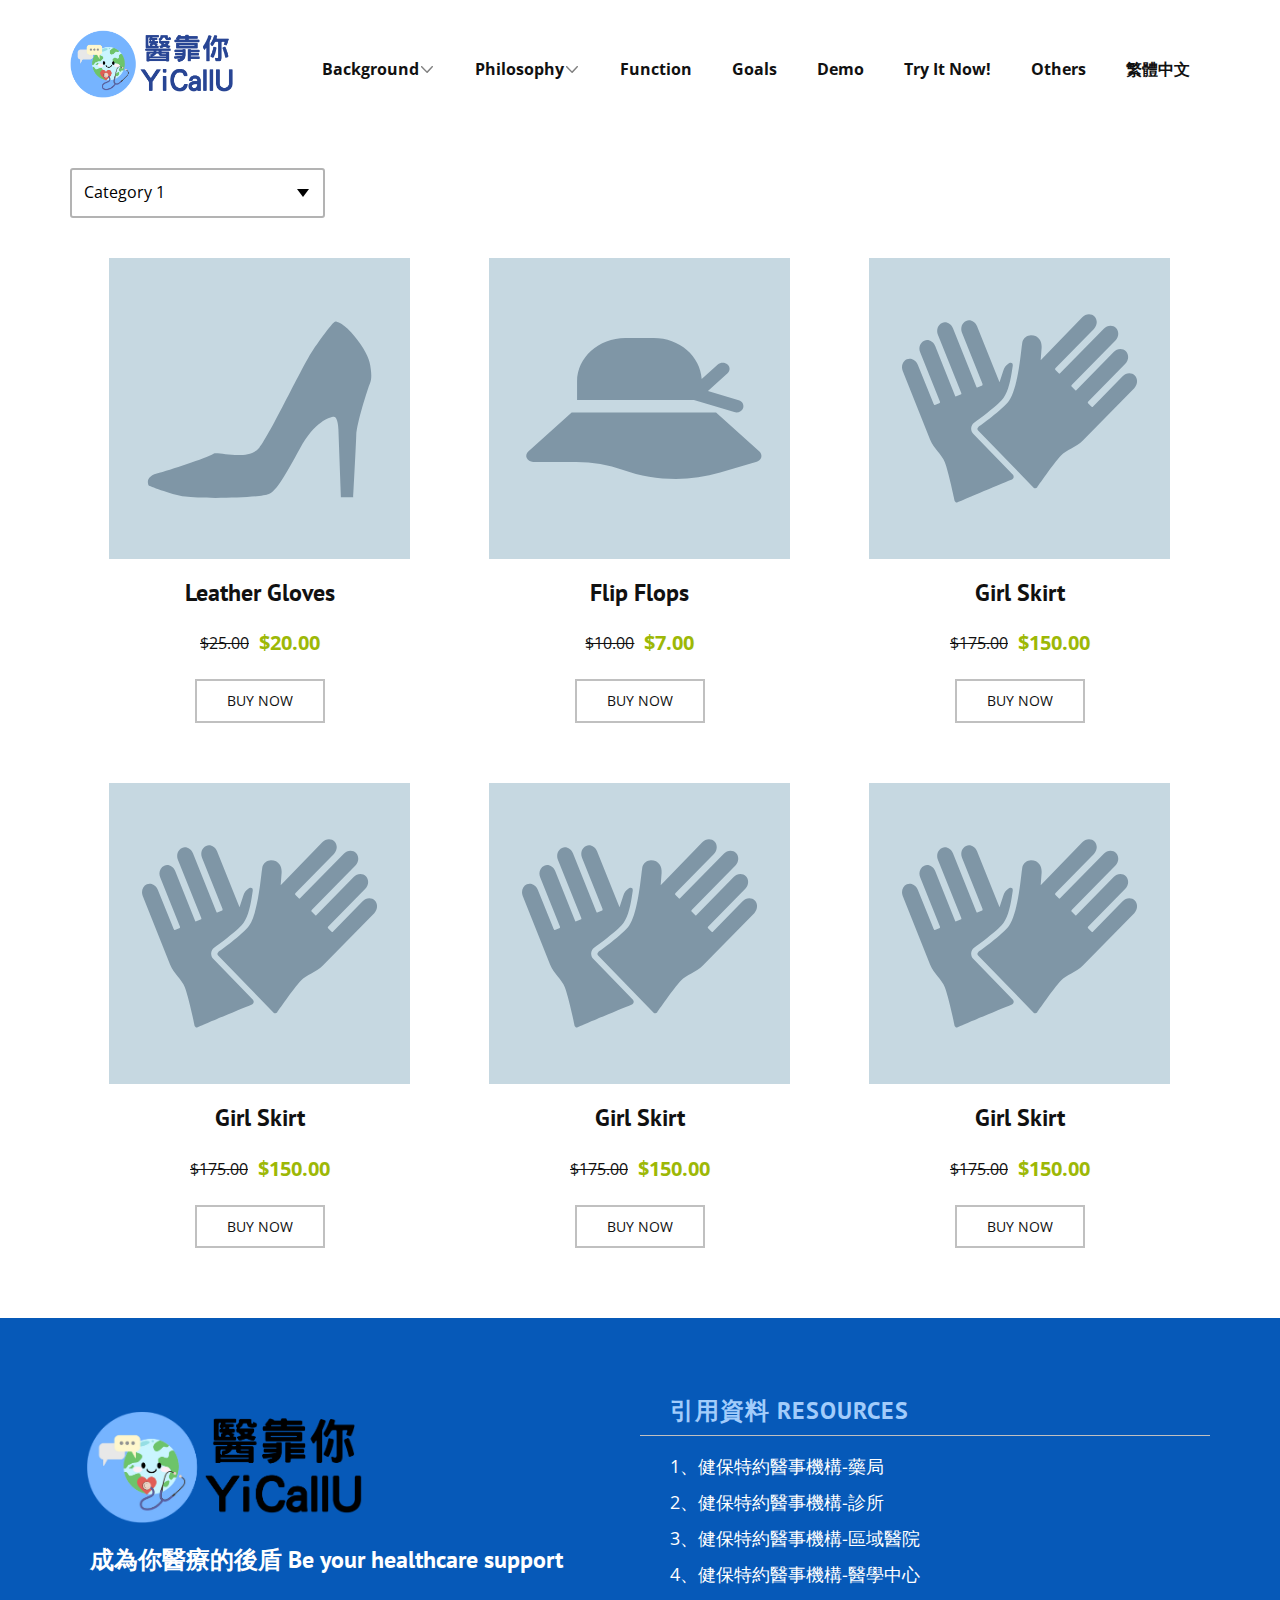
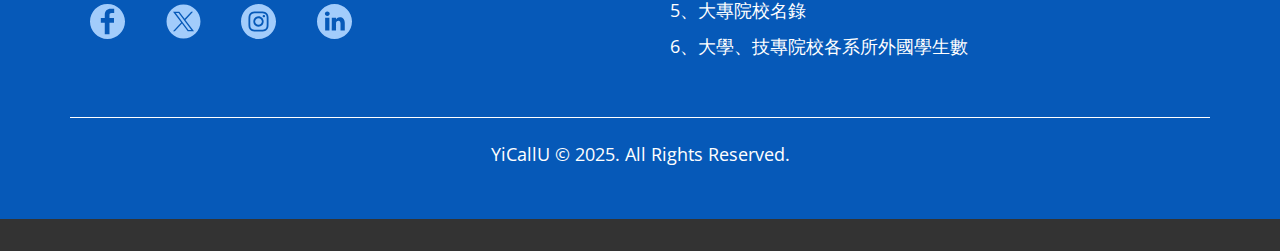
<file: products/products.html>
<!DOCTYPE html>
<html style="font-size: 16px;" lang="en"><head>
    <meta name="viewport" content="width=device-width, initial-scale=1.0">
    <meta charset="utf-8">
    <meta name="keywords" content="">
    <meta name="description" content="">
    <title>Shop</title>
    <link rel="stylesheet" href="../nicepage.css" media="screen">
<link rel="stylesheet" href="../Product-List-Template.css" media="screen">
    <script class="u-script" type="text/javascript" src="../jquery.js" defer=""></script>
    <script class="u-script" type="text/javascript" src="../nicepage.js" defer=""></script>
    <meta name="generator" content="Nicepage 8.0.9, nicepage.com">
    
    
    
    <link id="u-page-google-font" rel="stylesheet" href="https://fonts.googleapis.com/css2?display=swap&amp;family=PT+Sans:ital,wght@0,400;0,700;1,400;1,700&amp;family=Open+Sans:ital,wght@0,300;0,400;0,500;0,600;0,700;0,800;1,300;1,400;1,500;1,600;1,700;1,800">
    <script type="application/ld+json">{
		"@context": "http://schema.org",
		"@type": "Organization",
		"name": "",
		"logo": "images/Profile5.png",
		"sameAs": [
				"https://facebook.com/name",
				"https://twitter.com/name",
				"https://instagram.com/name"
		]
}</script>
    <meta name="theme-color" content="#0659b8">
    <meta name="twitter:site" content="@">
    <meta name="twitter:card" content="summary_large_image">
    <meta name="twitter:title" content="Product List Template">
    <meta name="twitter:description" content="">
    <meta property="og:title" content="Product List Template">
    <meta property="og:type" content="website">
  <meta data-intl-tel-input-cdn-path="intlTelInput/"></head>
  <body data-path-to-root="../" data-include-products="true" class="u-body u-xl-mode" data-lang="en"><header class="u-block-1005--Infinity u-clearfix u-header u-header" id="header" data-animation-name="" data-animation-duration="0" data-animation-delay="0" data-animation-direction=""><div class="u-clearfix u-sheet u-valign-middle-lg u-valign-middle-md u-valign-middle-sm u-valign-middle-xs u-sheet-1">
        <a href="#" class="data-layout-selected u-image u-logo u-image-1" data-image-width="620" data-image-height="251">
          <img src="../images/Profile5.png" class="u-logo-image u-logo-image-1">
        </a>
        <nav class="u-dropdown-icon u-menu u-menu-dropdown u-offcanvas u-menu-1" role="navigation">
          <div class="menu-collapse" style="font-size: 1rem; letter-spacing: 0px; font-weight: 700;">
            <a class="u-button-style u-custom-left-right-menu-spacing u-custom-padding-bottom u-custom-text-hover-color u-custom-top-bottom-menu-spacing u-hamburger-link u-nav-link u-text-active-palette-1-base u-text-hover-palette-2-base" href="#" tabindex="-1" aria-label="Open menu" aria-controls="261f">
              <svg class="u-svg-link" viewBox="0 0 24 24"><use xlink:href="#svg-7055"></use></svg>
              <svg class="u-svg-content" version="1.1" id="svg-7055" viewBox="0 0 16 16" x="0px" y="0px" xmlns:xlink="http://www.w3.org/1999/xlink" xmlns="http://www.w3.org/2000/svg"><g><rect y="1" width="16" height="2"></rect><rect y="7" width="16" height="2"></rect><rect y="13" width="16" height="2"></rect>
</g></svg>
            </a>
          </div>
          <div class="u-custom-menu u-nav-container">
            <ul role="menubar" class="u-nav u-unstyled u-nav-1"><li role="none" class="u-nav-item"><a tabindex="-1" role="menuitem" class="u-button-style u-nav-link u-text-active-palette-1-base u-text-hover-palette-1-base" href="../#sec-fdeb" data-page-id="6594914" aria-haspopup="true" style="padding: 10px 20px;">Background</a><div class="u-nav-popup"><ul role="menu" class="u-h-spacing-20 u-nav u-unstyled u-v-spacing-10" aria-label="Background menu"><li role="none" class="u-nav-item"><a tabindex="-1" role="menuitem" class="u-active-palette-1-base u-button-style u-grey-5 u-hover-palette-1-base u-nav-link" href="../#sec-fdeb" data-page-id="6594914">Our Motivation</a>
</li><li role="none" class="u-nav-item"><a tabindex="-1" role="menuitem" class="u-active-palette-1-base u-button-style u-grey-5 u-hover-palette-1-base u-nav-link" href="../#block-2" data-page-id="6594914">The Problem</a>
</li></ul>
</div>
</li><li role="none" class="u-nav-item"><a tabindex="-1" role="menuitem" class="u-button-style u-nav-link u-text-active-palette-1-base u-text-hover-palette-1-base" href="../#sec-e5f6" data-page-id="6594914" aria-haspopup="true" style="padding: 10px 20px;">Philosophy</a><div class="u-nav-popup"><ul role="menu" class="u-h-spacing-20 u-nav u-unstyled u-v-spacing-10" aria-label="Philosophy menu"><li role="none" class="u-nav-item"><a tabindex="-1" role="menuitem" class="u-active-palette-1-base u-button-style u-grey-5 u-hover-palette-1-base u-nav-link" href="../#sec-e5f6" data-page-id="6594914">Our Mission</a>
</li><li role="none" class="u-nav-item"><a tabindex="-1" role="menuitem" class="u-active-palette-1-base u-button-style u-grey-5 u-hover-palette-1-base u-nav-link" href="../#sec-bcb4" data-page-id="6594914">Introduction</a>
</li></ul>
</div>
</li><li role="none" class="u-nav-item"><a tabindex="-1" role="menuitem" class="u-button-style u-nav-link u-text-active-palette-1-base u-text-hover-palette-1-base" href="../#block-4" data-page-id="6594914" style="padding: 10px 20px;">Function</a>
</li><li role="none" class="u-nav-item"><a tabindex="-1" role="menuitem" class="u-button-style u-nav-link u-text-active-palette-1-base u-text-hover-palette-1-base" href="../#sec-d6ec" data-page-id="6594914" style="padding: 10px 20px;">Goals</a>
</li><li role="none" class="u-nav-item"><a tabindex="-1" role="menuitem" class="u-button-style u-nav-link u-text-active-palette-1-base u-text-hover-palette-1-base" href="../#sec-f17a" data-page-id="6594914" style="padding: 10px 20px;">Demo</a>
</li><li role="none" class="u-nav-item"><a tabindex="-1" role="menuitem" class="u-button-style u-nav-link u-text-active-palette-1-base u-text-hover-palette-1-base" href="../#sec-6a72" data-page-id="6594914" style="padding: 10px 20px;">Try It Now!</a>
</li><li role="none" class="u-nav-item"><a tabindex="-1" role="menuitem" class="u-button-style u-nav-link u-text-active-palette-1-base u-text-hover-palette-1-base" href="../#block-5" data-page-id="6594914" style="padding: 10px 20px;">Others</a>
</li><li role="none" class="u-nav-item"><a role="menuitem" class="u-button-style u-nav-link u-text-active-palette-1-base u-text-hover-palette-1-base" href="../Chinese.html" style="padding: 10px 20px;">繁體中文</a>
</li></ul>
          </div>
          <div class="u-custom-menu u-nav-container-collapse" id="261f" role="region" aria-label="Menu panel">
            <div class="u-black u-container-style u-inner-container-layout u-opacity u-opacity-95 u-sidenav">
              <div class="u-inner-container-layout u-sidenav-overflow">
                <div class="u-menu-close" tabindex="-1" aria-label="Close menu"></div>
                <ul class="u-align-center u-nav u-popupmenu-items u-unstyled u-nav-4" role="menubar"><li role="none" class="u-nav-item"><a tabindex="-1" role="menuitem" class="u-button-style u-nav-link" href="../#sec-fdeb" data-page-id="6594914" aria-haspopup="true">Background</a><div class="u-nav-popup"><ul role="menu" class="u-h-spacing-20 u-nav u-unstyled u-v-spacing-10" aria-label="Background menu"><li role="none" class="u-nav-item"><a tabindex="-1" role="menuitem" class="u-button-style u-nav-link" href="../#sec-fdeb" data-page-id="6594914">Our Motivation</a>
</li><li role="none" class="u-nav-item"><a tabindex="-1" role="menuitem" class="u-button-style u-nav-link" href="../#block-2" data-page-id="6594914">The Problem</a>
</li></ul>
</div>
</li><li role="none" class="u-nav-item"><a tabindex="-1" role="menuitem" class="u-button-style u-nav-link" href="../#sec-e5f6" data-page-id="6594914" aria-haspopup="true">Philosophy</a><div class="u-nav-popup"><ul role="menu" class="u-h-spacing-20 u-nav u-unstyled u-v-spacing-10" aria-label="Philosophy menu"><li role="none" class="u-nav-item"><a tabindex="-1" role="menuitem" class="u-button-style u-nav-link" href="../#sec-e5f6" data-page-id="6594914">Our Mission</a>
</li><li role="none" class="u-nav-item"><a tabindex="-1" role="menuitem" class="u-button-style u-nav-link" href="../#sec-bcb4" data-page-id="6594914">Introduction</a>
</li></ul>
</div>
</li><li role="none" class="u-nav-item"><a tabindex="-1" role="menuitem" class="u-button-style u-nav-link" href="../#block-4" data-page-id="6594914">Function</a>
</li><li role="none" class="u-nav-item"><a tabindex="-1" role="menuitem" class="u-button-style u-nav-link" href="../#sec-d6ec" data-page-id="6594914">Goals</a>
</li><li role="none" class="u-nav-item"><a tabindex="-1" role="menuitem" class="u-button-style u-nav-link" href="../#sec-f17a" data-page-id="6594914">Demo</a>
</li><li role="none" class="u-nav-item"><a tabindex="-1" role="menuitem" class="u-button-style u-nav-link" href="../#sec-6a72" data-page-id="6594914">Try It Now!</a>
</li><li role="none" class="u-nav-item"><a tabindex="-1" role="menuitem" class="u-button-style u-nav-link" href="../#block-5" data-page-id="6594914">Others</a>
</li><li role="none" class="u-nav-item"><a role="menuitem" class="u-button-style u-nav-link" href="../Chinese.html">繁體中文</a>
</li></ul>
              </div>
            </div>
            <div class="u-black u-menu-overlay u-opacity u-opacity-70"></div>
          </div>
        </nav>
      </div></header>
    <section class="u-align-center u-clearfix u-container-align-center u-section-1" id="block-1">
      <div class="u-clearfix u-sheet u-valign-middle u-sheet-1"><!--products--><!--products_options_json--><!--{"type":"Recent","source":"","tags":"","count":""}--><!--/products_options_json-->
        <div class="u-expanded-width u-products u-products-1" data-site-sorting-prop="created" data-site-sorting-order="desc" data-items-per-page="6" data-products-datasource="site">
          <div class="has-categories-listbox u-list-control"><!--products_categories_filter-->
            <div class="u-categories-listbox"><!--products_categories_filter_select-->
              <select class="u-border-2 u-border-grey-30 u-input u-select-categories">
                <option value="Category 1"> Category 1</option>
                <option value="Item 1">-- Item 1</option>
                <option value="SubItem 1">---- SubItem 1</option>
                <option value="Item 2">-- Item 2</option>
                <option value="Item 3">-- Item 3</option>
                <option value="Category 2"> Category 2</option>
                <option value="Category 3"> Category 3</option>
              </select><!--/products_categories_filter_select-->
              <svg class="u-caret u-caret-svg" version="1.1" id="Layer_1" xmlns="http://www.w3.org/2000/svg" xmlns:xlink="http://www.w3.org/1999/xlink" x="0px" y="0px" width="16px" height="16px" viewBox="0 0 16 16" style="fill:currentColor;" xml:space="preserve"><polygon class="st0" points="8,12 2,4 14,4 "></polygon></svg>
            </div><!--/products_categories_filter-->
          </div>
          <div class="u-repeater u-repeater-1">
            <!--product_item--><div class="u-align-center u-container-align-center u-container-style u-products-item u-repeater-item u-white u-repeater-item-1" data-product-id="4">
              <div class="u-container-layout u-similar-container u-valign-top u-container-layout-1"><!--product_image-->
                <img alt="" class="u-expanded-width u-image u-image-contain u-image-default u-product-control u-image-1" src="../images/d754debf.svg"><!--/product_image--><!--product_title-->
                <h4 class="u-align-center u-product-control u-text u-text-default u-text-1">
                  <a class="u-product-title-link" href="#"><!--product_title_content-->Leather Gloves<!--/product_title_content--></a>
                </h4><!--/product_title--><!--product_price-->
                <div class="u-align-center u-product-control u-product-price u-product-price-1" data-add-zero-cents="true">
                  <div class="u-price-wrapper u-spacing-10"><!--product_old_price-->
                    <div class="u-old-price" style="text-decoration: line-through !important;"><!--product_old_price_content-->$25.00<!--/product_old_price_content--></div><!--/product_old_price--><!--product_regular_price-->
                    <div class="u-price u-text-palette-2-base" style="font-size: 1.25rem; font-weight: 700;"><!--product_regular_price_content-->$20.00<!--/product_regular_price_content--></div><!--/product_regular_price-->
                  </div>
                </div><!--/product_price--><!--product_button--><!--options_json--><!--{"clickType":"buy-now","content":"Buy Now"}--><!--/options_json-->
                <a href="#popup-ddeb" class="u-align-center u-border-2 u-border-grey-25 u-btn u-btn-rectangle u-button-style u-none u-product-control u-text-body-color u-btn-1 u-dialog-link u-payment-button" data-product-button-click-type="buy-now" data-product-id=""><!--product_button_content-->Buy Now<!--/product_button_content--></a><!--/product_button-->
              </div>
            </div><!--/product_item-->
            <!--product_item--><div class="u-align-center u-container-align-center u-container-style u-products-item u-repeater-item u-white u-repeater-item-2" data-product-id="5">
              <div class="u-container-layout u-similar-container u-valign-top u-container-layout-2"><!--product_image-->
                <img alt="" class="u-expanded-width u-image u-image-contain u-image-default u-product-control u-image-2" src="../images/6537f30a.svg"><!--/product_image--><!--product_title-->
                <h4 class="u-align-center u-product-control u-text u-text-default u-text-2">
                  <a class="u-product-title-link" href="#"><!--product_title_content-->Flip Flops<!--/product_title_content--></a>
                </h4><!--/product_title--><!--product_price-->
                <div class="u-align-center u-product-control u-product-price u-product-price-2" data-add-zero-cents="true">
                  <div class="u-price-wrapper u-spacing-10"><!--product_old_price-->
                    <div class="u-old-price" style="text-decoration: line-through !important;"><!--product_old_price_content-->$10.00<!--/product_old_price_content--></div><!--/product_old_price--><!--product_regular_price-->
                    <div class="u-price u-text-palette-2-base" style="font-size: 1.25rem; font-weight: 700;"><!--product_regular_price_content-->$7.00<!--/product_regular_price_content--></div><!--/product_regular_price-->
                  </div>
                </div><!--/product_price--><!--product_button--><!--options_json--><!--{"clickType":"buy-now","content":"Buy Now"}--><!--/options_json-->
                <a href="#popup-ddeb" class="u-align-center u-border-2 u-border-grey-25 u-btn u-btn-rectangle u-button-style u-none u-product-control u-text-body-color u-btn-2 u-dialog-link u-payment-button" data-product-button-click-type="buy-now" data-product-id=""><!--product_button_content-->Buy Now<!--/product_button_content--></a><!--/product_button-->
              </div>
            </div><!--/product_item-->
            <!--product_item--><div class="u-align-center u-container-align-center u-container-style u-products-item u-repeater-item u-white u-repeater-item-3" data-product-id="6">
              <div class="u-container-layout u-similar-container u-valign-top u-container-layout-3"><!--product_image-->
                <img alt="" class="u-expanded-width u-image u-image-contain u-image-default u-product-control u-image-3" src="../images/776587db.svg"><!--/product_image--><!--product_title-->
                <h4 class="u-align-center u-product-control u-text u-text-default u-text-3">
                  <a class="u-product-title-link" href="#"><!--product_title_content-->Girl Skirt<!--/product_title_content--></a>
                </h4><!--/product_title--><!--product_price-->
                <div class="u-align-center u-product-control u-product-price u-product-price-3" data-add-zero-cents="true">
                  <div class="u-price-wrapper u-spacing-10"><!--product_old_price-->
                    <div class="u-old-price" style="text-decoration: line-through !important;"><!--product_old_price_content-->$175.00<!--/product_old_price_content--></div><!--/product_old_price--><!--product_regular_price-->
                    <div class="u-price u-text-palette-2-base" style="font-size: 1.25rem; font-weight: 700;"><!--product_regular_price_content-->$150.00<!--/product_regular_price_content--></div><!--/product_regular_price-->
                  </div>
                </div><!--/product_price--><!--product_button--><!--options_json--><!--{"clickType":"buy-now","content":"Buy Now"}--><!--/options_json-->
                <a href="#popup-ddeb" class="u-align-center u-border-2 u-border-grey-25 u-btn u-btn-rectangle u-button-style u-none u-product-control u-text-body-color u-btn-3 u-dialog-link u-payment-button" data-product-button-click-type="buy-now" data-product-id=""><!--product_button_content-->Buy Now<!--/product_button_content--></a><!--/product_button-->
              </div>
            </div><!--/product_item-->
            <!--product_item--><div class="u-align-center u-container-align-center u-container-style u-products-item u-repeater-item u-white u-repeater-item-4" data-product-id="6">
              <div class="u-container-layout u-similar-container u-valign-top u-container-layout-4"><!--product_image-->
                <img alt="" class="u-expanded-width u-image u-image-contain u-image-default u-product-control u-image-4" src="../images/776587db.svg"><!--/product_image--><!--product_title-->
                <h4 class="u-align-center u-product-control u-text u-text-default u-text-4">
                  <a class="u-product-title-link" href="#"><!--product_title_content-->Girl Skirt<!--/product_title_content--></a>
                </h4><!--/product_title--><!--product_price-->
                <div class="u-align-center u-product-control u-product-price u-product-price-4" data-add-zero-cents="true">
                  <div class="u-price-wrapper u-spacing-10"><!--product_old_price-->
                    <div class="u-old-price" style="text-decoration: line-through !important;"><!--product_old_price_content-->$175.00<!--/product_old_price_content--></div><!--/product_old_price--><!--product_regular_price-->
                    <div class="u-price u-text-palette-2-base" style="font-size: 1.25rem; font-weight: 700;"><!--product_regular_price_content-->$150.00<!--/product_regular_price_content--></div><!--/product_regular_price-->
                  </div>
                </div><!--/product_price--><!--product_button--><!--options_json--><!--{"clickType":"buy-now","content":"Buy Now"}--><!--/options_json-->
                <a href="#popup-ddeb" class="u-align-center u-border-2 u-border-grey-25 u-btn u-btn-rectangle u-button-style u-none u-product-control u-text-body-color u-btn-4 u-dialog-link u-payment-button" data-product-button-click-type="buy-now" data-product-id=""><!--product_button_content-->Buy Now<!--/product_button_content--></a><!--/product_button-->
              </div>
            </div><!--/product_item-->
            <!--product_item--><div class="u-align-center u-container-align-center u-container-style u-products-item u-repeater-item u-white u-repeater-item-5" data-product-id="6">
              <div class="u-container-layout u-similar-container u-valign-top u-container-layout-5"><!--product_image-->
                <img alt="" class="u-expanded-width u-image u-image-contain u-image-default u-product-control u-image-5" src="../images/776587db.svg"><!--/product_image--><!--product_title-->
                <h4 class="u-align-center u-product-control u-text u-text-default u-text-5">
                  <a class="u-product-title-link" href="#"><!--product_title_content-->Girl Skirt<!--/product_title_content--></a>
                </h4><!--/product_title--><!--product_price-->
                <div class="u-align-center u-product-control u-product-price u-product-price-5" data-add-zero-cents="true">
                  <div class="u-price-wrapper u-spacing-10"><!--product_old_price-->
                    <div class="u-old-price" style="text-decoration: line-through !important;"><!--product_old_price_content-->$175.00<!--/product_old_price_content--></div><!--/product_old_price--><!--product_regular_price-->
                    <div class="u-price u-text-palette-2-base" style="font-size: 1.25rem; font-weight: 700;"><!--product_regular_price_content-->$150.00<!--/product_regular_price_content--></div><!--/product_regular_price-->
                  </div>
                </div><!--/product_price--><!--product_button--><!--options_json--><!--{"clickType":"buy-now","content":"Buy Now"}--><!--/options_json-->
                <a href="#popup-ddeb" class="u-align-center u-border-2 u-border-grey-25 u-btn u-btn-rectangle u-button-style u-none u-product-control u-text-body-color u-btn-5 u-dialog-link u-payment-button" data-product-button-click-type="buy-now" data-product-id=""><!--product_button_content-->Buy Now<!--/product_button_content--></a><!--/product_button-->
              </div>
            </div><!--/product_item-->
            <!--product_item--><div class="u-align-center u-container-align-center u-container-style u-products-item u-repeater-item u-white u-repeater-item-6" data-product-id="6">
              <div class="u-container-layout u-similar-container u-valign-top u-container-layout-6"><!--product_image-->
                <img alt="" class="u-expanded-width u-image u-image-contain u-image-default u-product-control u-image-6" src="../images/776587db.svg"><!--/product_image--><!--product_title-->
                <h4 class="u-align-center u-product-control u-text u-text-default u-text-6">
                  <a class="u-product-title-link" href="#"><!--product_title_content-->Girl Skirt<!--/product_title_content--></a>
                </h4><!--/product_title--><!--product_price-->
                <div class="u-align-center u-product-control u-product-price u-product-price-6" data-add-zero-cents="true">
                  <div class="u-price-wrapper u-spacing-10"><!--product_old_price-->
                    <div class="u-old-price" style="text-decoration: line-through !important;"><!--product_old_price_content-->$175.00<!--/product_old_price_content--></div><!--/product_old_price--><!--product_regular_price-->
                    <div class="u-price u-text-palette-2-base" style="font-size: 1.25rem; font-weight: 700;"><!--product_regular_price_content-->$150.00<!--/product_regular_price_content--></div><!--/product_regular_price-->
                  </div>
                </div><!--/product_price--><!--product_button--><!--options_json--><!--{"clickType":"buy-now","content":"Buy Now"}--><!--/options_json-->
                <a href="#popup-ddeb" class="u-align-center u-border-2 u-border-grey-25 u-btn u-btn-rectangle u-button-style u-none u-product-control u-text-body-color u-btn-6 u-dialog-link u-payment-button" data-product-button-click-type="buy-now" data-product-id=""><!--product_button_content-->Buy Now<!--/product_button_content--></a><!--/product_button-->
              </div>
            </div><!--/product_item-->
          </div>
          <div class="u-list-control"></div>
        </div><!--/products-->
      </div>
    </section>
    
    
    
    <footer class="u-align-center-sm u-align-center-xs u-clearfix u-container-align-center u-footer u-palette-1-base" id="footer"><div class="u-clearfix u-sheet u-valign-middle-lg u-valign-middle-md u-valign-middle-sm u-valign-middle-xs u-sheet-1">
        <div class="data-layout-selected u-clearfix u-expanded-width u-layout-wrap u-layout-wrap-1">
          <div class="u-gutter-0 u-layout">
            <div class="u-layout-row">
              <div class="u-container-style u-layout-cell u-shape-rectangle u-size-30 u-layout-cell-1">
                <div class="u-container-layout u-valign-top u-container-layout-1">
                  <a href="" class="u-image u-logo u-image-1" data-image-width="619" data-image-height="251">
                    <img src="../images/Profile5-1.png" class="u-logo-image u-logo-image-1">
                  </a>
                  <h4 class="u-align-left u-text u-text-1"> 成為你醫療的後盾&nbsp;Be your healthcare support</h4>
                  <div class="u-social-icons u-social-icons-1">
                    <a class="u-social-url" title="facebook" target="_blank" href="https://facebook.com/name"><span class="u-icon u-social-facebook u-social-icon u-text-color-var u-icon-1"><svg class="u-svg-link" preserveAspectRatio="xMidYMin slice" viewBox="0 0 97.75 97.75" style=""><use xmlns:xlink="http://www.w3.org/1999/xlink" xlink:href="#svg-fc9a"></use></svg><svg class="u-svg-content" viewBox="0 0 97.75 97.75" x="0px" y="0px" id="svg-fc9a" style="enable-background:new 0 0 97.75 97.75;"><g><path d="M48.875,0C21.882,0,0,21.882,0,48.875S21.882,97.75,48.875,97.75S97.75,75.868,97.75,48.875S75.868,0,48.875,0z    M67.521,24.89l-6.76,0.003c-5.301,0-6.326,2.519-6.326,6.215v8.15h12.641L67.07,52.023H54.436v32.758H41.251V52.023H30.229V39.258   h11.022v-9.414c0-10.925,6.675-16.875,16.42-16.875l9.851,0.015V24.89L67.521,24.89z"></path>
</g></svg></span>
                    </a>
                    <a class="u-social-url" title="twitter" target="_blank" href="https://twitter.com/name"><span class="u-icon u-social-icon u-social-twitter u-text-color-var u-icon-2"><svg class="u-svg-link" preserveAspectRatio="xMidYMin slice" viewBox="0 0 1200 1200" style=""><use xmlns:xlink="http://www.w3.org/1999/xlink" xlink:href="#svg-a813"></use></svg><svg class="u-svg-content" viewBox="0 0 1200 1200" x="0px" y="0px" id="svg-a813" style="enable-background:new 0 0 1200 1200;"><g><polygon points="334.1,309.2 769.1,890.8 867.6,890.8 432.6,309.2 	"></polygon><path d="M600,18C278.6,18,18,278.6,18,600s260.6,582,582,582s582-260.6,582-582S921.4,18,600,18z M745.9,937.2l-198-264.8
		L302.7,937.2h-63l279.9-302.4l-278.2-372h214.4l182.4,243.8L864,262.8h63L666.4,544.3l293.8,392.9H745.9z"></path>
</g></svg></span>
                    </a>
                    <a class="u-social-url" title="instagram" target="_blank" href="https://instagram.com/name"><span class="u-icon u-social-icon u-social-instagram u-text-color-var u-icon-3"><svg class="u-svg-link" preserveAspectRatio="xMidYMin slice" viewBox="0 0 512 512" style=""><use xmlns:xlink="http://www.w3.org/1999/xlink" xlink:href="#svg-4885"></use></svg><svg class="u-svg-content" viewBox="0 0 512 512" id="svg-4885"><path d="m305 256c0 27.0625-21.9375 49-49 49s-49-21.9375-49-49 21.9375-49 49-49 49 21.9375 49 49zm0 0"></path><path d="m370.59375 169.304688c-2.355469-6.382813-6.113281-12.160157-10.996094-16.902344-4.742187-4.882813-10.515625-8.640625-16.902344-10.996094-5.179687-2.011719-12.960937-4.40625-27.292968-5.058594-15.503906-.707031-20.152344-.859375-59.402344-.859375-39.253906 0-43.902344.148438-59.402344.855469-14.332031.65625-22.117187 3.050781-27.292968 5.0625-6.386719 2.355469-12.164063 6.113281-16.902344 10.996094-4.882813 4.742187-8.640625 10.515625-11 16.902344-2.011719 5.179687-4.40625 12.964843-5.058594 27.296874-.707031 15.5-.859375 20.148438-.859375 59.402344 0 39.25.152344 43.898438.859375 59.402344.652344 14.332031 3.046875 22.113281 5.058594 27.292969 2.359375 6.386719 6.113281 12.160156 10.996094 16.902343 4.742187 4.882813 10.515624 8.640626 16.902343 10.996094 5.179688 2.015625 12.964844 4.410156 27.296875 5.0625 15.5.707032 20.144532.855469 59.398438.855469 39.257812 0 43.90625-.148437 59.402344-.855469 14.332031-.652344 22.117187-3.046875 27.296874-5.0625 12.820313-4.945312 22.953126-15.078125 27.898438-27.898437 2.011719-5.179688 4.40625-12.960938 5.0625-27.292969.707031-15.503906.855469-20.152344.855469-59.402344 0-39.253906-.148438-43.902344-.855469-59.402344-.652344-14.332031-3.046875-22.117187-5.0625-27.296874zm-114.59375 162.179687c-41.691406 0-75.488281-33.792969-75.488281-75.484375s33.796875-75.484375 75.488281-75.484375c41.6875 0 75.484375 33.792969 75.484375 75.484375s-33.796875 75.484375-75.484375 75.484375zm78.46875-136.3125c-9.742188 0-17.640625-7.898437-17.640625-17.640625s7.898437-17.640625 17.640625-17.640625 17.640625 7.898437 17.640625 17.640625c-.003906 9.742188-7.898437 17.640625-17.640625 17.640625zm0 0"></path><path d="m256 0c-141.363281 0-256 114.636719-256 256s114.636719 256 256 256 256-114.636719 256-256-114.636719-256-256-256zm146.113281 316.605469c-.710937 15.648437-3.199219 26.332031-6.832031 35.683593-7.636719 19.746094-23.246094 35.355469-42.992188 42.992188-9.347656 3.632812-20.035156 6.117188-35.679687 6.832031-15.675781.714844-20.683594.886719-60.605469.886719-39.925781 0-44.929687-.171875-60.609375-.886719-15.644531-.714843-26.332031-3.199219-35.679687-6.832031-9.8125-3.691406-18.695313-9.476562-26.039063-16.957031-7.476562-7.339844-13.261719-16.226563-16.953125-26.035157-3.632812-9.347656-6.121094-20.035156-6.832031-35.679687-.722656-15.679687-.890625-20.6875-.890625-60.609375s.167969-44.929688.886719-60.605469c.710937-15.648437 3.195312-26.332031 6.828125-35.683593 3.691406-9.808594 9.480468-18.695313 16.960937-26.035157 7.339844-7.480469 16.226563-13.265625 26.035157-16.957031 9.351562-3.632812 20.035156-6.117188 35.683593-6.832031 15.675781-.714844 20.683594-.886719 60.605469-.886719s44.929688.171875 60.605469.890625c15.648437.710937 26.332031 3.195313 35.683593 6.824219 9.808594 3.691406 18.695313 9.480468 26.039063 16.960937 7.476563 7.34375 13.265625 16.226563 16.953125 26.035157 3.636719 9.351562 6.121094 20.035156 6.835938 35.683593.714843 15.675781.882812 20.683594.882812 60.605469s-.167969 44.929688-.886719 60.605469zm0 0"></path></svg></span>
                    </a>
                    <a class="u-social-url" target="_blank" data-type="Custom" title="Custom" href=""><span class="u-icon u-social-custom u-social-icon u-text-color-var u-icon-4"><svg class="u-svg-link" preserveAspectRatio="xMidYMin slice" viewBox="0 0 512 512" style=""><use xmlns:xlink="http://www.w3.org/1999/xlink" xlink:href="#svg-6e12"></use></svg><svg class="u-svg-content" viewBox="0 0 512 512" id="svg-6e12"><path d="m256 0c-141.363281 0-256 114.636719-256 256s114.636719 256 256 256 256-114.636719 256-256-114.636719-256-256-256zm-74.390625 387h-62.347656v-187.574219h62.347656zm-31.171875-213.1875h-.40625c-20.921875 0-34.453125-14.402344-34.453125-32.402344 0-18.40625 13.945313-32.410156 35.273437-32.410156 21.328126 0 34.453126 14.003906 34.859376 32.410156 0 18-13.53125 32.402344-35.273438 32.402344zm255.984375 213.1875h-62.339844v-100.347656c0-25.21875-9.027343-42.417969-31.585937-42.417969-17.222656 0-27.480469 11.601563-31.988282 22.800781-1.648437 4.007813-2.050781 9.609375-2.050781 15.214844v104.75h-62.34375s.816407-169.976562 0-187.574219h62.34375v26.558594c8.285157-12.78125 23.109375-30.960937 56.1875-30.960937 41.019531 0 71.777344 26.808593 71.777344 84.421874zm0 0"></path></svg></span>
                    </a>
                  </div>
                </div>
              </div>
              <div class="u-container-style u-layout-cell u-shape-rectangle u-size-30 u-layout-cell-2">
                <div class="u-container-layout u-valign-top-lg u-valign-top-md u-valign-top-sm u-valign-top-xs u-container-layout-2">
                  <h5 class="u-align-left u-text u-text-2"><b>引用資料 Resources</b>
                  </h5>
                  <div class="u-align-left u-border-1 u-border-grey-25 u-border-no-bottom u-border-no-left u-expanded-width u-line u-line-horizontal u-line-1"></div>
                  <p class="u-align-left u-text u-text-3">
                    <a href="" class="u-active-none u-border-1 u-border-active-white u-border-hover-white u-border-no-left u-border-no-right u-border-no-top u-btn u-button-link u-button-style u-hover-none u-none u-text-active-grey-10 u-text-body-alt-color u-text-hover-grey-10 u-btn-1" data-animation-name="" data-animation-duration="0" data-animation-delay="0" data-animation-direction=""> 1、健保特約醫事機構-藥局<br>2、健保特約醫事機構-診所<br>3、健保特約醫事機構-區域醫院<br>4、健保特約醫事機構-醫學中心<br>5、大專院校名錄<br>6、大學、技專院校各系所外國學生數 
                    </a>
                    <br>
                  </p>
                </div>
              </div>
            </div>
          </div>
        </div>
        <div class="u-align-center u-border-1 u-border-white u-expanded-width u-line u-line-horizontal u-line-2"></div>
        <p class="u-align-center u-align-right-xxl u-text u-text-4">YiCallU © 2025. All Rights Reserved.</p>
      </div></footer>
    <section class="u-backlink u-clearfix u-grey-80"></section>
  <section class="u-black u-clearfix u-container-style u-dialog-block u-opacity u-opacity-70 u-payment-dialog u-valign-middle u-dialog-section-4" id="popup-ddeb">
      <div class="u-align-center u-container-style u-dialog u-radius-25 u-shape-round u-white u-dialog-1">
        <div class="u-container-layout u-valign-top u-container-layout-1">
          <h5 class="u-align-left u-text u-text-1">Buy Now</h5>
          <div class="u-expanded-width u-products u-products-1" data-site-sorting-prop="created" data-site-sorting-order="desc" data-items-per-page="1">
            <div class="u-list-control"></div>
            <div class="u-repeater u-repeater-1">
              <!--product_item--><div class="u-container-style u-products-item u-repeater-item">
                <div class="u-container-layout u-similar-container u-container-layout-2">
                  <h5 class="u-align-left u-product-control u-text u-text-2">
                    <a class="u-product-title-link" href="#">Product 1 Title</a>
                  </h5>
                  <div class="u-align-left u-product-control u-product-desc u-text u-text-3">
                    <p>Sample text. Lorem ipsum dolor sit amet, consectetur adipiscing elit nullam nunc justo sagittis suscipit ultrices.</p>
                  </div>
                  <div class="u-align-left u-product-control u-product-quantity u-product-quantity-1">
                    <div class="u-hidden u-quantity-label">Quantity</div>
                    <div class="u-border-1 u-border-grey-30 u-quantity-input u-radius-50">
                      <a class="disabled minus u-button-style u-quantity-button u-text-body-color">
                        <svg xmlns="http://www.w3.org/2000/svg" viewBox="0 0 16 16"><path d="m 4 8 h 8" fill="none" stroke="currentColor" stroke-width="1" fill-rule="evenodd"></path></svg>
                      </a>
                      <input class="u-input" type="text" value="1" pattern="[0-9]+">
                      <a class="plus u-button-style u-quantity-button u-text-body-color">
                        <svg xmlns="http://www.w3.org/2000/svg" viewBox="0 0 16 16"><path d="m 4 8 h 8 M 8 4 v 8" fill="none" stroke="currentColor" stroke-width="1" fill-rule="evenodd"></path></svg>
                      </a>
                    </div>
                  </div>
                  <div data-add-zero-cents="true" class="u-align-left u-product-control u-product-price u-product-price-1">
                    <div class="u-price-wrapper u-spacing-10">
                      <div class="u-old-price" style="text-decoration: line-through !important;">$20.00</div>
                      <div class="u-price" style="font-size: 1.25rem; font-weight: 700;">$17.00</div>
                    </div>
                  </div>
                </div>
              </div><!--/product_item-->
            </div>
            <div class="u-list-control"></div>
          </div>
          <div class="u-expanded-width u-payment-services u-tab-links-align-justify u-tab-payment u-tab-vertical u-tabs u-payment-services-1" data-payment-order-approved-message="Your order has been approved. Thank you!" data-payment-order-cancelled-message="Unable to process your order. Please try again later.">
            <ul class="u-tab-list u-unstyled" role="tablist"><li class="u-tab-item" role="presentation"><a class="active u-active-grey-10 u-button-style u-payment-paypal u-tab-link u-text-body-color" id="link-tab-9cb3" href="#tab-9cb3" role="tab" aria-controls="tab-9cb3" aria-selected="true"><input type="radio" class="u-field-input u-grey-15 u-radius-15" name="payment-group" checked="checked"><span>Paypal</span><svg class="u-svg-content" xmlns="http://www.w3.org/2000/svg" x="0px" y="0px"><path fill="#009EE3" d="M11,5.9H18c3.8,0,5.2,1.9,4.9,4.7c-0.3,4.7-3.2,7.2-6.9,7.2h-1.9c-0.5,0-0.8,0.3-0.9,1.3l-0.8,4.3
  c-0.1,0.3-0.2,0.5-0.5,0.6H7.6c-0.4,0-0.5-0.3-0.4-1l2.6-16C9.9,6.3,10.2,5.9,11,5.9z"></path><path fill="#113984" d="M6.7,0h7.1c2,0,4.3,0.1,5.9,1.5c1.1,0.9,1.6,2.4,1.5,4c-0.4,5.4-3.7,8.5-8,8.5H9.6c-0.6,0-0.9,0.4-1.2,1.5
  l-0.9,5.1C7.4,21,7.3,21.3,7,21.3H2.6C2,21.3,1.9,21,2,20.1L5.2,1.3C5.3,0.4,5.7,0,6.7,0z"></path><path fill="#172C70" d="M8.6,14.8l1.3-7.9c0.1-0.7,0.5-1,1.3-1h7.1c1.2,0,2.1,0.2,2.8,0.5c-0.7,4.8-3.8,7.5-7.9,7.5H9.6
  C9.1,13.9,8.8,14.1,8.6,14.8z"></path></svg>
</a>
</li><li class="u-tab-item" role="presentation"><a class="u-active-grey-10 u-button-style u-payment-stripe u-tab-link u-text-body-color" id="link-tab-ab80" href="#tab-ab80" role="tab" aria-controls="tab-ab80" aria-selected="false"><input type="radio" class="u-field-input u-grey-15 u-radius-15" name="payment-group"><span>Stripe</span><svg class="u-svg-content" xmlns="http://www.w3.org/2000/svg" x="0px" y="0px" viewBox="0 0 24 24"><path fill="#635BFF" d="M14,9.2c-2.3-0.8-3.4-1.5-3.4-2.4c0-0.8,0.8-1.3,2-1.3c2.3,0,4.7,0.8,6.4,1.6l0.9-5.5
  c-1.3-0.5-4-1.6-7.7-1.6C9.6,0,7.5,0.7,5.8,1.9C4.1,3.2,3.4,4.9,3.4,7.2c0,4,2.6,5.7,6.8,7.2c2.7,0.9,3.6,1.6,3.6,2.5
  c0,0.9-0.9,1.6-2.4,1.6c-1.9,0-5.2-0.9-7.3-2.1L3,22c1.8,0.9,5.1,2,8.7,2c2.8,0,5.1-0.7,6.6-1.9c1.8-1.3,2.7-3.2,2.7-5.7
  C20.9,12.3,18.2,10.7,14,9.2L14,9.2z"></path></svg>
</a>
</li></ul>
            <div class="u-tab-content">
              <div class="u-container-style u-payment-paypal u-tab-active u-tab-pane" id="tab-9cb3" role="tabpanel" aria-labelledby="link-tab-9cb3">
                <div class="u-container-layout u-payment-services-inner u-container-layout-3">Loading...</div>
              </div>
              <div class="u-container-style u-payment-stripe u-tab-pane" id="tab-ab80" role="tabpanel" aria-labelledby="link-tab-ab80">
                <div class="u-container-layout u-container-layout-4">
                  <a href="#" class="u-btn u-button-style u-stripe-button u-btn-1">Pay with Stripe</a>
                </div>
              </div>
            </div>
          </div>
        </div>
        <button class="u-dialog-close-button u-icon u-text-grey-40 u-icon-1"><svg class="u-svg-link" preserveAspectRatio="xMidYMin slice" viewBox="0 0 16 16" style=""><use xmlns:xlink="http://www.w3.org/1999/xlink" xlink:href="#svg-efe9"></use></svg><svg xmlns="http://www.w3.org/2000/svg" xmlns:xlink="http://www.w3.org/1999/xlink" version="1.1" xml:space="preserve" class="u-svg-content" viewBox="0 0 16 16" x="0px" y="0px" id="svg-efe9"><rect x="7" y="0" transform="matrix(0.7071 -0.7071 0.7071 0.7071 -3.3138 8.0002)" width="2" height="16"></rect><rect x="0" y="7" transform="matrix(0.7071 -0.7071 0.7071 0.7071 -3.3138 8.0002)" width="16" height="2"></rect></svg></button>
      </div>
    </section><style>.u-dialog-section-4 .u-dialog-1 {
  width: 570px;
  min-height: 578px;
  height: auto;
  box-shadow: 0px 0px 8px 0px rgba(0,0,0,0.2);
  margin: 60px auto;
}

.u-dialog-section-4 .u-container-layout-1 {
  padding: 34px 35px;
}

.u-dialog-section-4 .u-text-1 {
  font-weight: 700;
  margin: 0 165px 0 0;
}

.u-dialog-section-4 .u-products-1 {
  margin-top: 30px;
  margin-bottom: 0;
}

.u-dialog-section-4 .u-repeater-1 {
  grid-template-columns: 100%;
  min-height: 206px;
  grid-gap: 10px;
}

.u-dialog-section-4 .u-container-layout-2 {
  padding: 0 0 30px;
}

.u-dialog-section-4 .u-text-2 {
  background-image: none;
  margin: 0;
}

.u-dialog-section-4 .u-text-3 {
  font-size: 0.875rem;
  margin: 20px 0 0;
}

.u-dialog-section-4 .u-product-quantity-1 {
  width: 125px;
  margin: 30px auto 0 0;
}

.u-dialog-section-4 .u-product-price-1 {
  margin: -34px 0 0 auto;
}

.u-dialog-section-4 .u-payment-services-1 {
  min-height: 250px;
  min-width: 50px;
  margin: 0;
}

.u-dialog-section-4 .u-container-layout-3 {
  padding: 20px 0 0;
}

.u-dialog-section-4 .u-container-layout-4 {
  padding: 20px 0 0;
}

.u-dialog-section-4 .u-btn-1 {
  width: 100%;
  margin: 0 auto;
}

.u-dialog-section-4 .u-icon-1 {
  width: 20px;
  height: 20px;
  left: auto;
  top: 36px;
  position: absolute;
  right: 35px;
  padding: 0;
}

@media (max-width: 1199px) {
  .u-dialog-section-4 .u-text-1 {
    margin-right: 165px;
  }

  .u-dialog-section-4 .u-payment-services-1 {
    margin-right: initial;
    margin-left: initial;
  }
}

@media (max-width: 991px) {
  .u-dialog-section-4 .u-container-layout-1 {
    padding: 30px;
  }

  .u-dialog-section-4 .u-container-layout-3 {
    padding-bottom: 0;
    padding-left: 0;
    padding-right: 0;
  }

  .u-dialog-section-4 .u-container-layout-4 {
    padding-bottom: 0;
    padding-left: 0;
    padding-right: 0;
  }

  .u-dialog-section-4 .u-icon-1 {
    top: 32px;
    right: 30px;
  }
}

@media (max-width: 767px) {
  .u-dialog-section-4 .u-dialog-1 {
    width: 540px;
  }
}

@media (max-width: 575px) {
  .u-dialog-section-4 .u-dialog-1 {
    width: 340px;
  }

  .u-dialog-section-4 .u-container-layout-1 {
    padding-left: 20px;
    padding-right: 20px;
  }

  .u-dialog-section-4 .u-text-1 {
    margin-right: 5px;
  }

  .u-dialog-section-4 .u-icon-1 {
    right: 20px;
  }
}</style>
</body></html>
</file>
